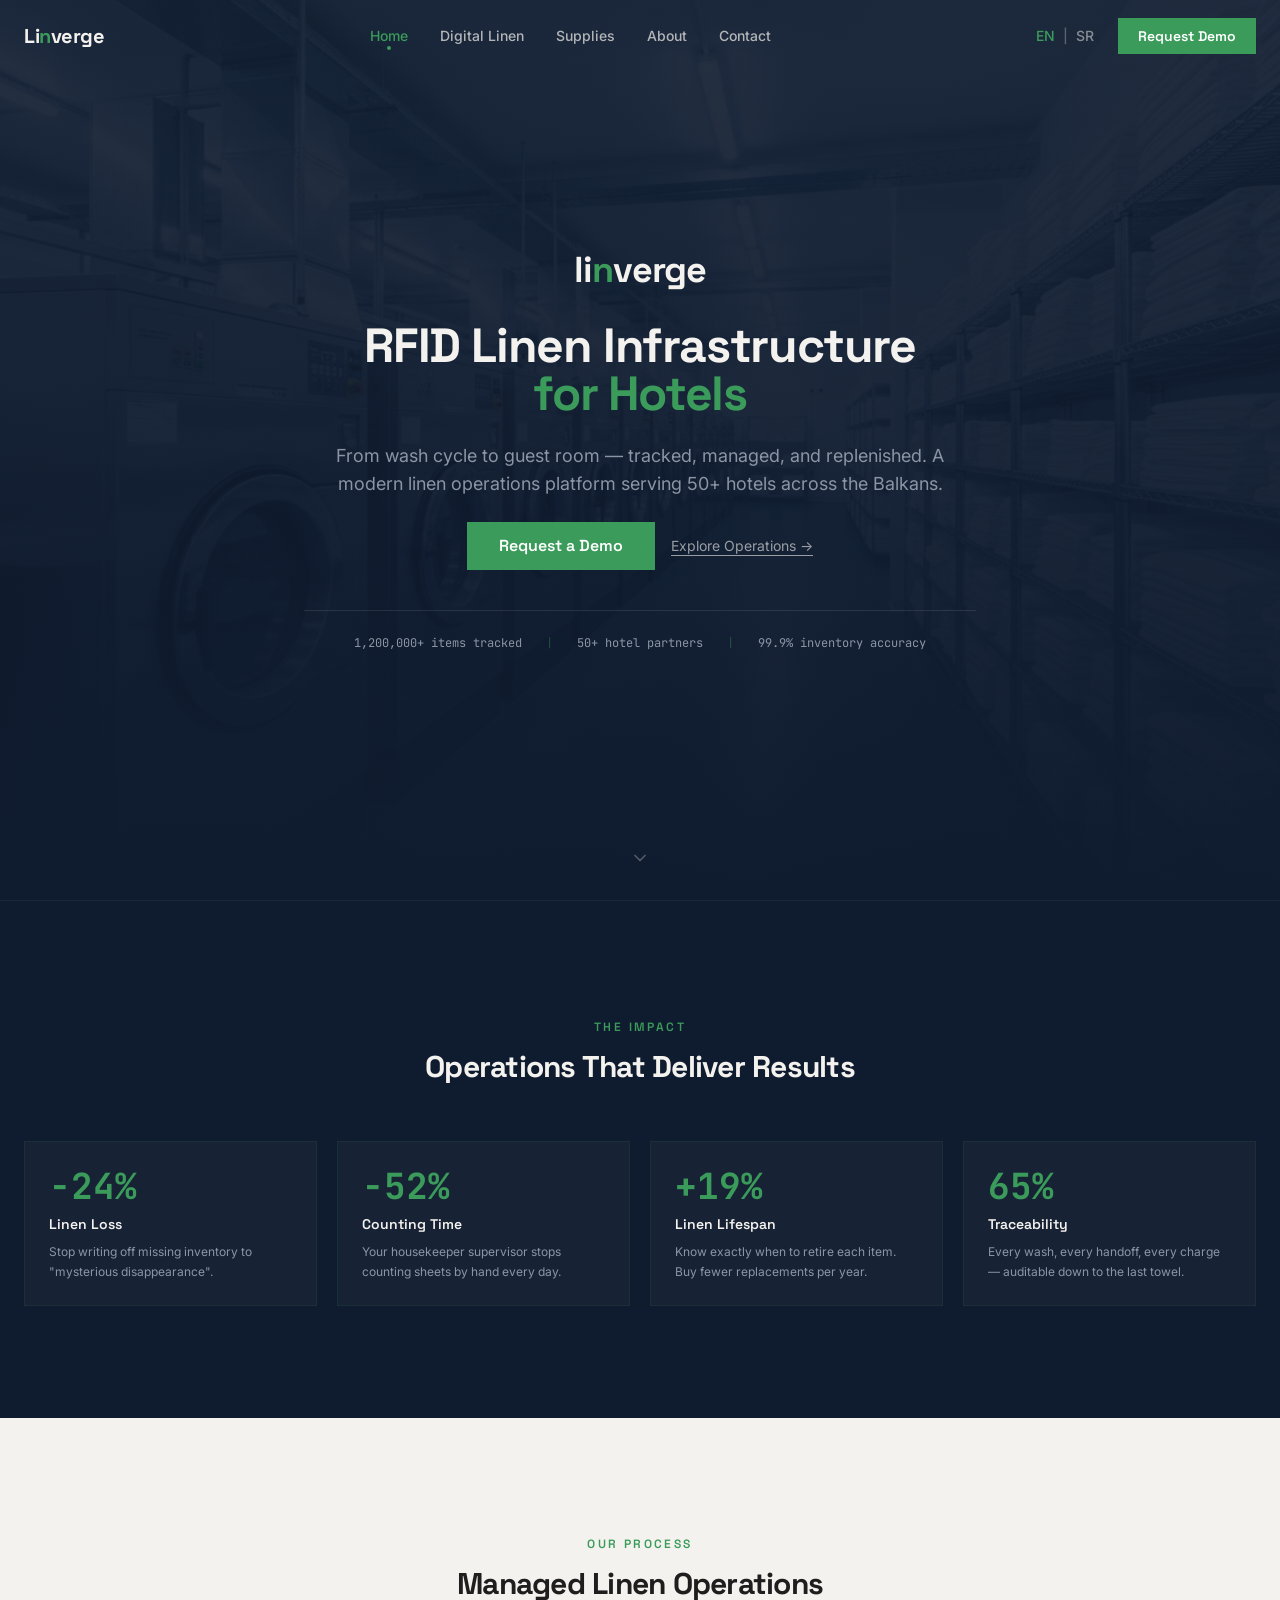
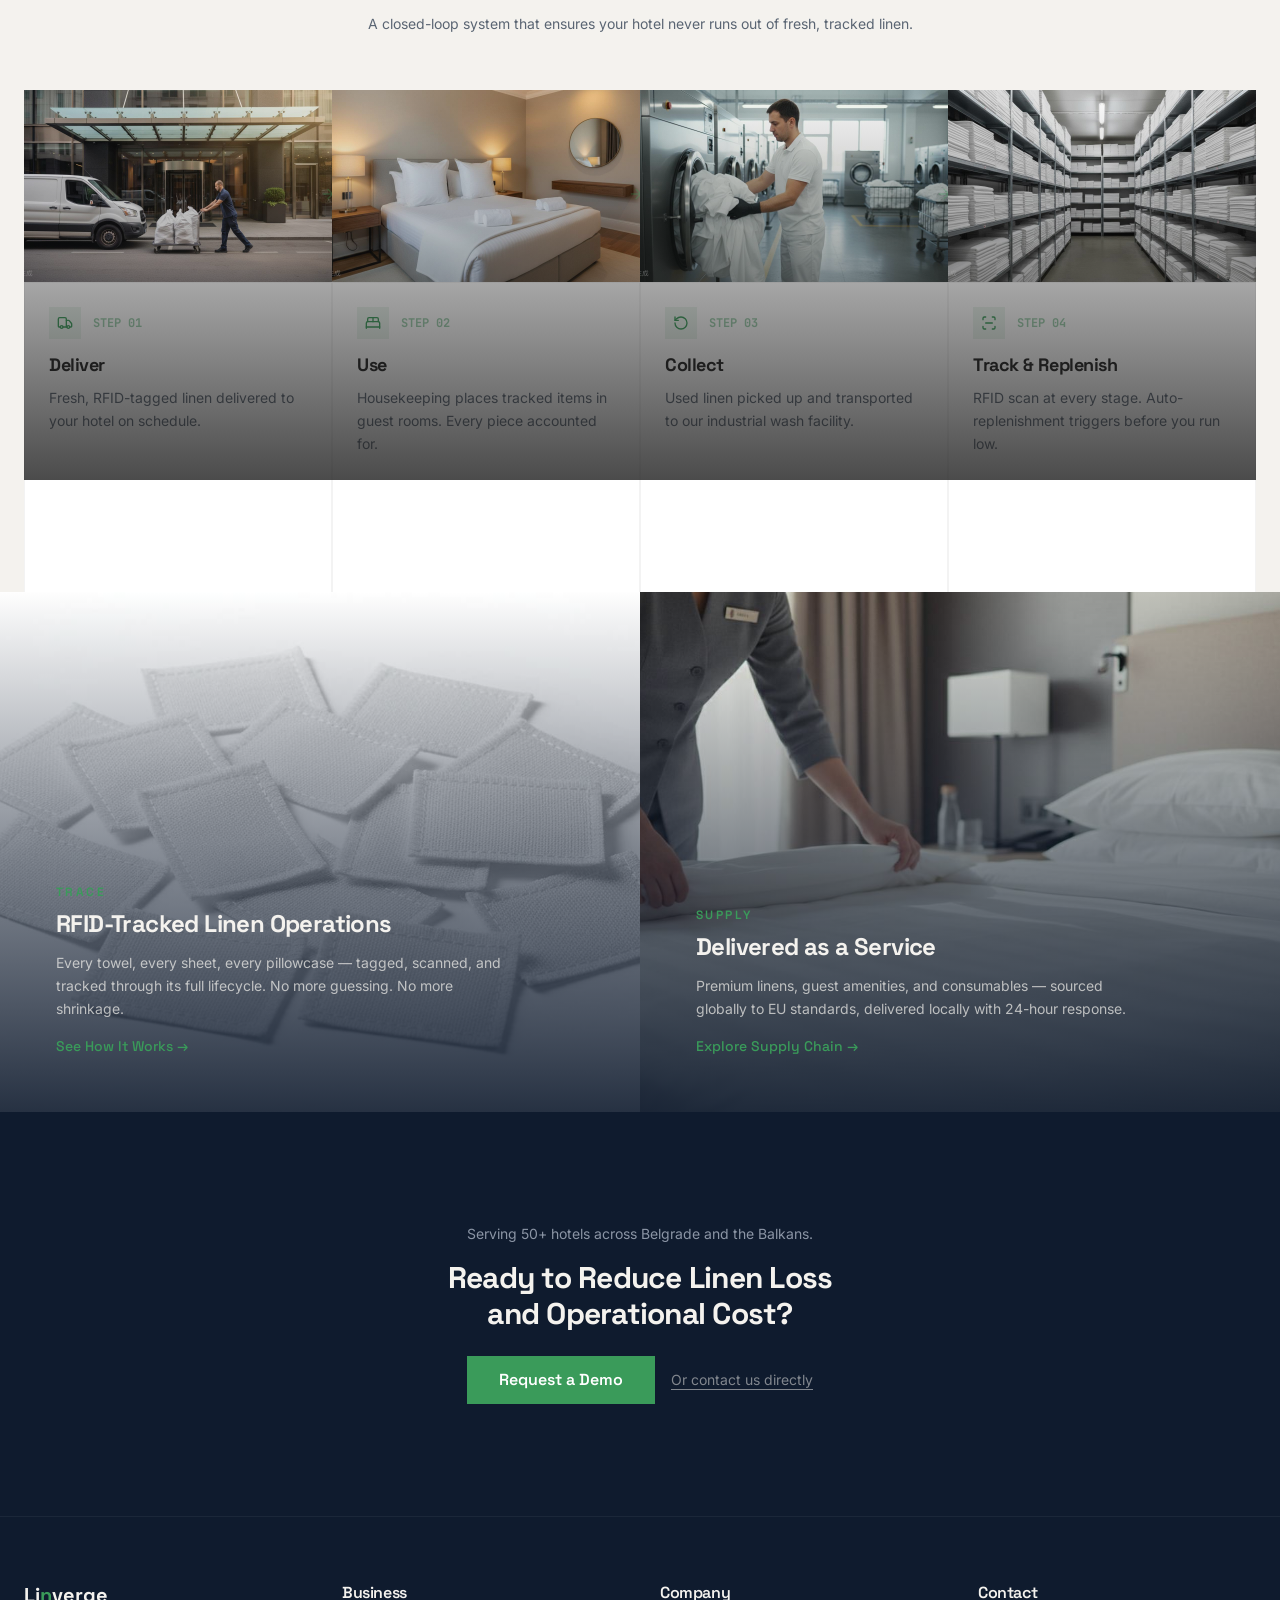
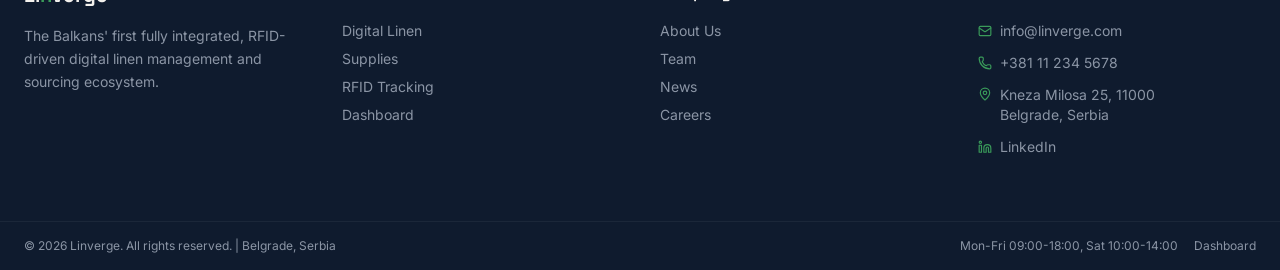
<file: index.html>
<!doctype html>
<html lang="en">
  <head>
    <meta charset="UTF-8" />
    <meta name="viewport" content="width=device-width, initial-scale=1.0" />
    <title>Linverge - Hotel Linen Digital Management & Supplies</title>
    <link rel="preconnect" href="https://fonts.googleapis.com" />
    <link rel="preconnect" href="https://fonts.gstatic.com" crossorigin />
    <link href="https://fonts.googleapis.com/css2?family=Space+Grotesk:wght@400;500;600;700&family=Inter:wght@300;400;500;600&family=JetBrains+Mono:wght@400;500&display=swap" rel="stylesheet" />
    <script type="module" crossorigin src="./assets/index-DRz_YmEq.js"></script>
    <link rel="stylesheet" crossorigin href="./assets/index-a6lNsJsR.css">
  </head>
  <body>
    <div id="root"></div>
  </body>
</html>
</file>
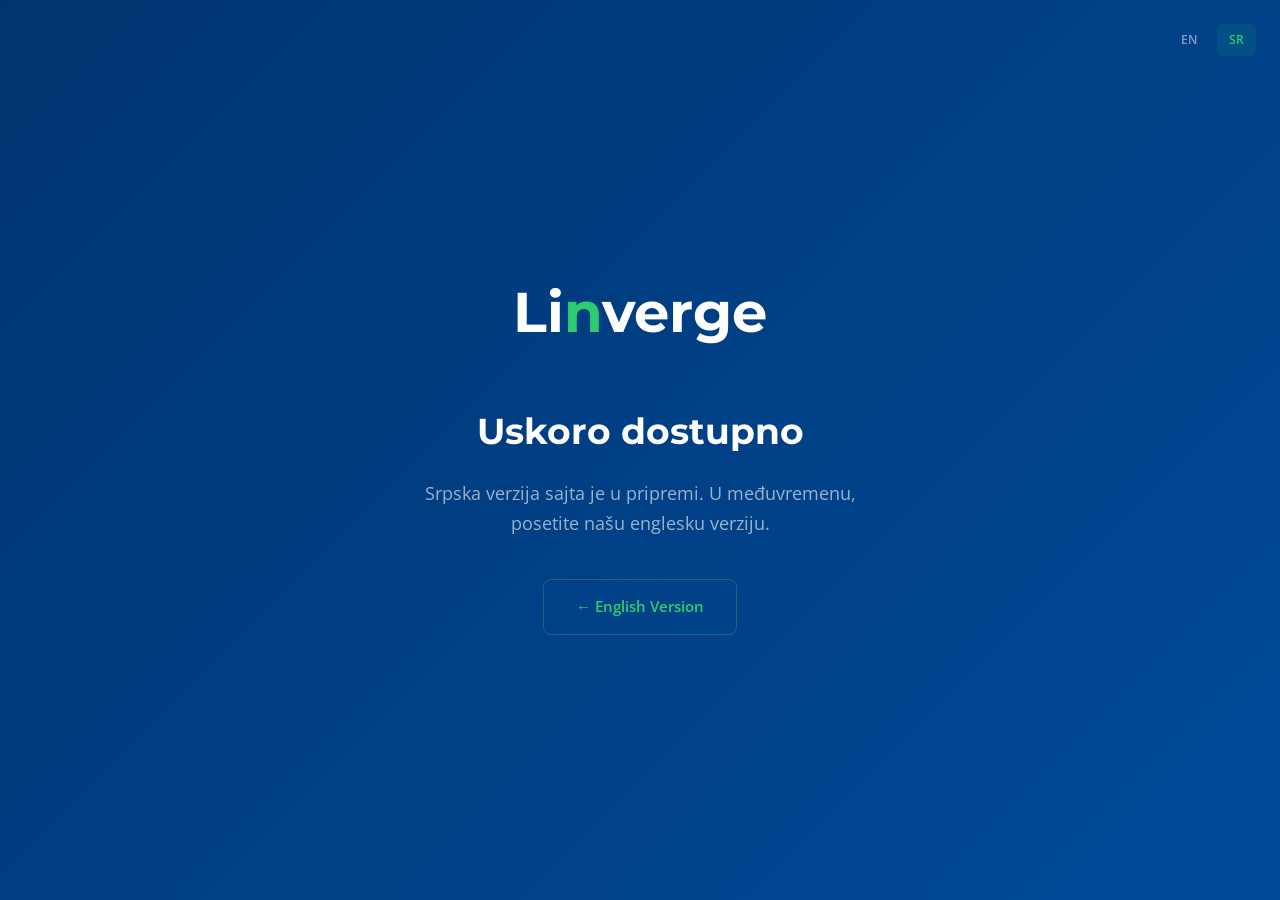
<file: sr/index.html>
<!DOCTYPE html>
<html lang="sr">
<head>
    <meta charset="UTF-8">
    <meta name="viewport" content="width=device-width, initial-scale=1.0">
    <title>Linverge - Uskoro</title>
    <link rel="preconnect" href="https://fonts.googleapis.com">
    <link rel="preconnect" href="https://fonts.gstatic.com" crossorigin>
    <link href="https://fonts.googleapis.com/css2?family=Montserrat:wght@400;500;600;700;800&family=Open+Sans:wght@300;400;500;600&display=swap" rel="stylesheet">
    <link rel="stylesheet" href="../css/common.css">
    <style>
        .coming-soon {
            min-height: 100vh;
            display: flex;
            flex-direction: column;
            align-items: center;
            justify-content: center;
            text-align: center;
            padding: 24px;
            background: linear-gradient(135deg, #003570, #004A99);
        }
        .coming-soon .logo {
            font-family: 'Montserrat', sans-serif;
            font-size: 56px;
            font-weight: 700;
            color: #fff;
            margin-bottom: 40px;
        }
        .coming-soon .logo .accent { color: #2ECC71; }
        .coming-soon h1 {
            font-family: 'Montserrat', sans-serif;
            font-size: 36px;
            font-weight: 700;
            color: #fff;
            margin-bottom: 16px;
        }
        .coming-soon p {
            font-size: 18px;
            color: rgba(255,255,255,0.6);
            margin-bottom: 40px;
            max-width: 480px;
            line-height: 1.7;
        }
        .coming-soon .back-link {
            display: inline-flex;
            align-items: center;
            gap: 8px;
            color: #2ECC71;
            text-decoration: none;
            font-size: 15px;
            font-weight: 600;
            border: 1px solid rgba(46,204,113,0.3);
            padding: 14px 32px;
            border-radius: 8px;
            transition: all 0.3s;
        }
        .coming-soon .back-link:hover {
            background: rgba(46,204,113,0.1);
            border-color: rgba(46,204,113,0.5);
        }
        .lang-nav {
            position: fixed;
            top: 24px;
            right: 24px;
            display: flex;
            gap: 8px;
            z-index: 10;
        }
        .lang-nav a {
            color: rgba(255,255,255,0.5);
            text-decoration: none;
            font-size: 12px;
            font-weight: 600;
            padding: 6px 12px;
            border-radius: 6px;
            transition: all 0.3s;
        }
        .lang-nav a:hover,
        .lang-nav a.active {
            color: #2ECC71;
            background: rgba(46,204,113,0.1);
        }
    </style>
</head>
<body>
    <div class="lang-nav">
        <a href="../index.html">EN</a>
        <a href="index.html" class="active">SR</a>
    </div>
    <div class="coming-soon">
        <div class="logo">Li<span class="accent">n</span>verge</div>
        <h1>Uskoro dostupno</h1>
        <p>Srpska verzija sajta je u pripremi. U međuvremenu, posetite našu englesku verziju.</p>
        <a href="../index.html" class="back-link">
            ← English Version
        </a>
    </div>
</body>
</html>
</file>
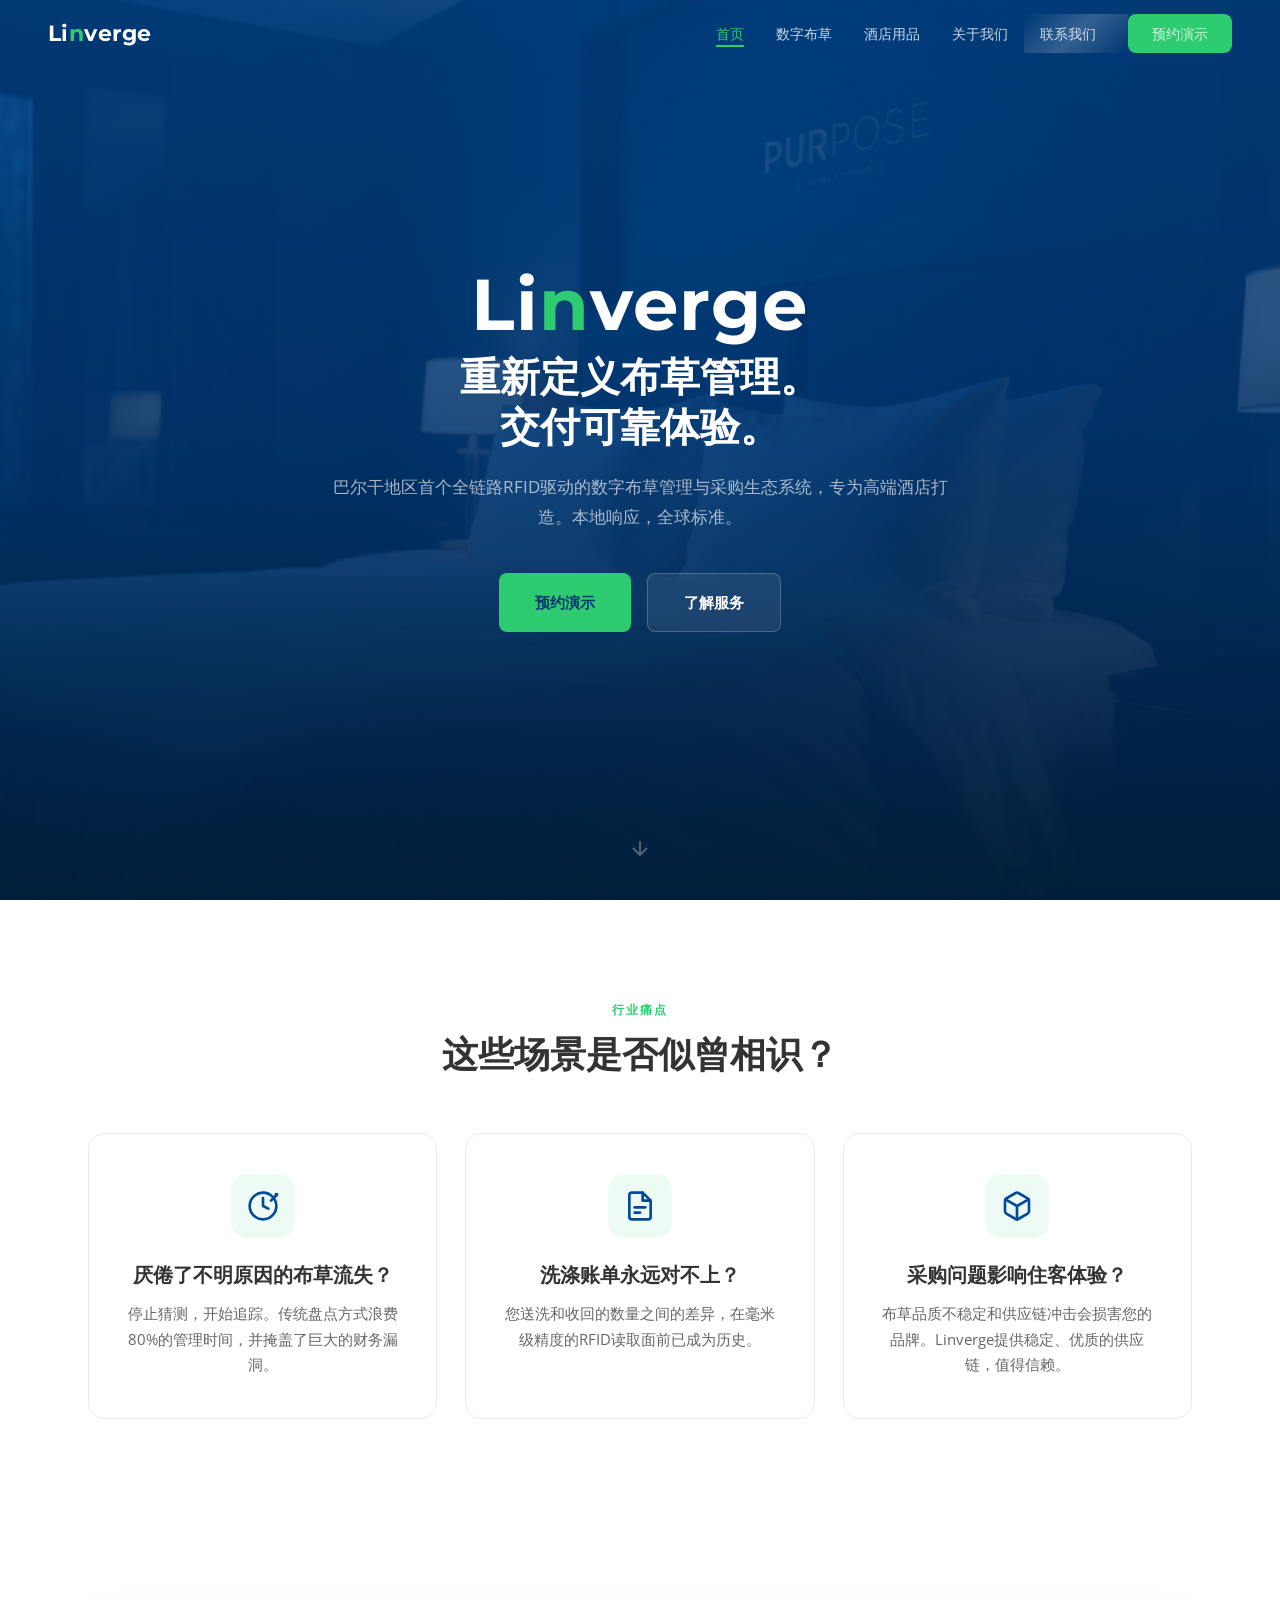
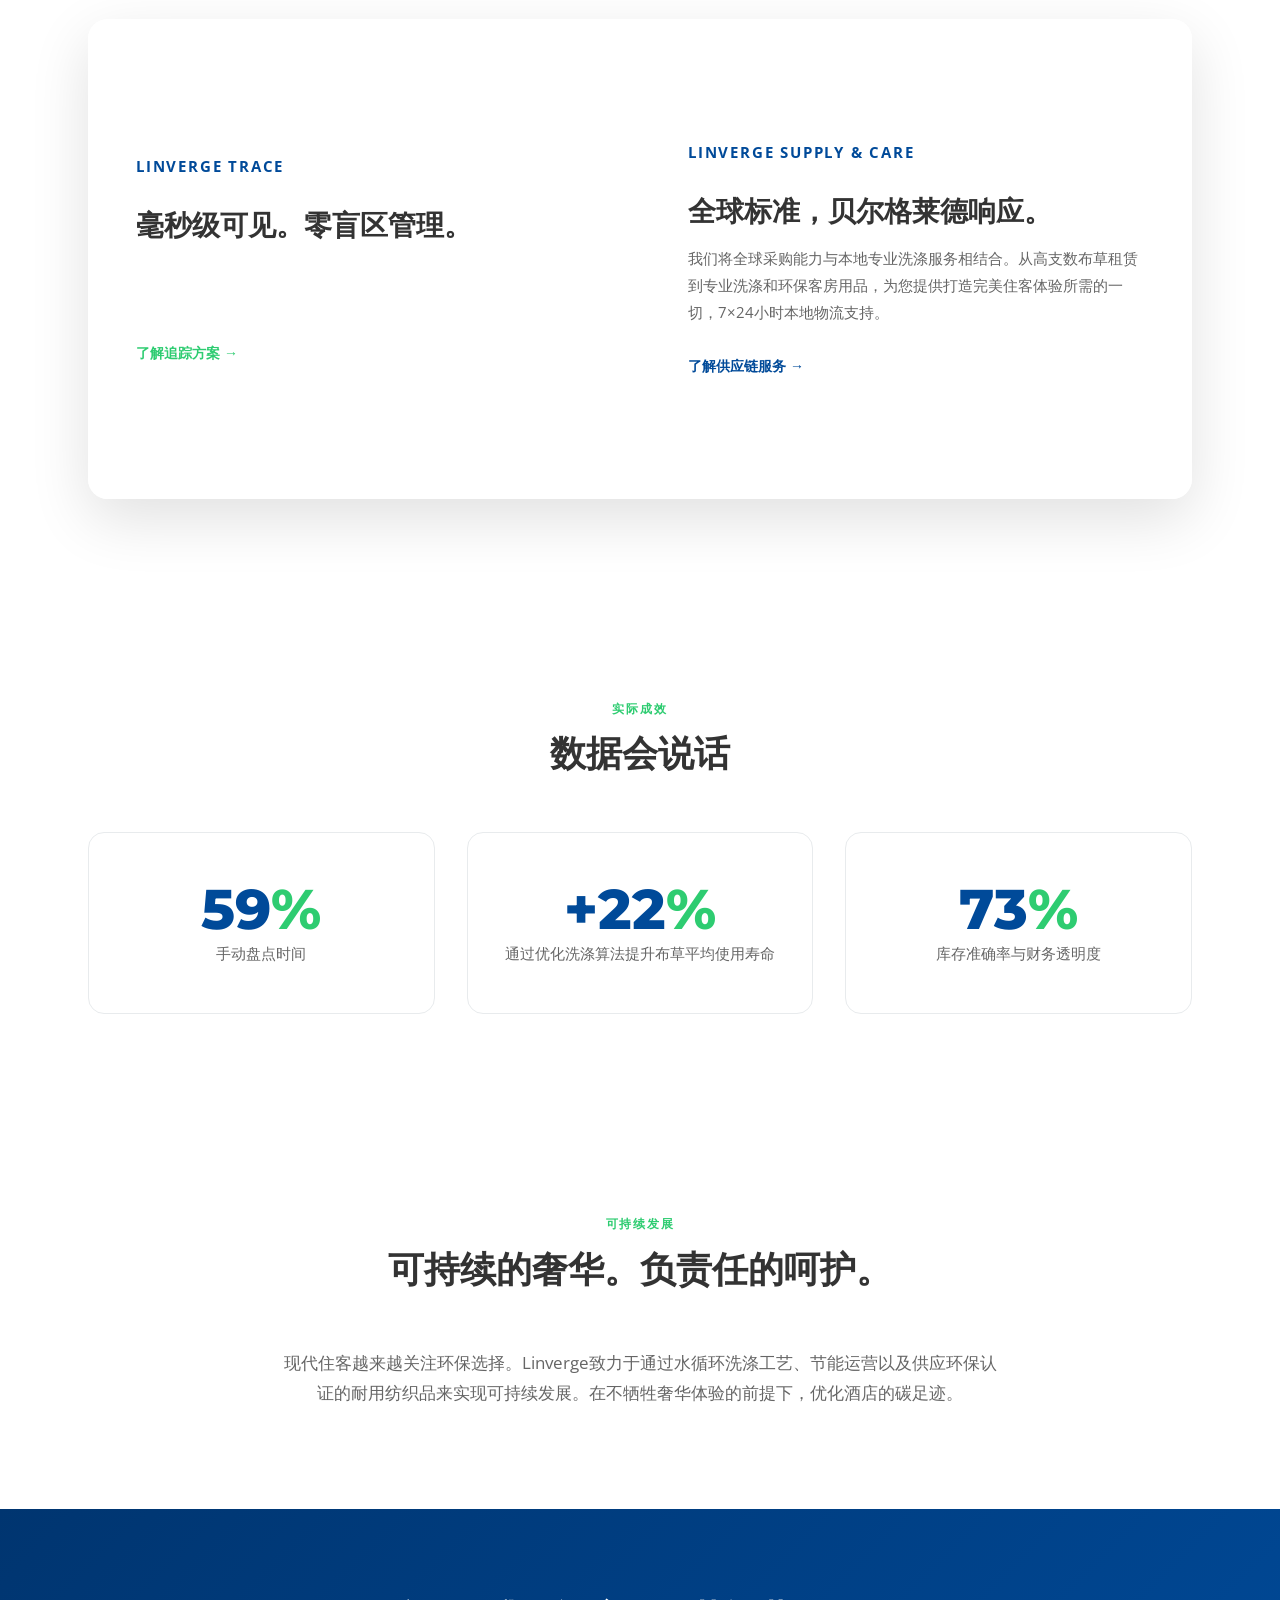
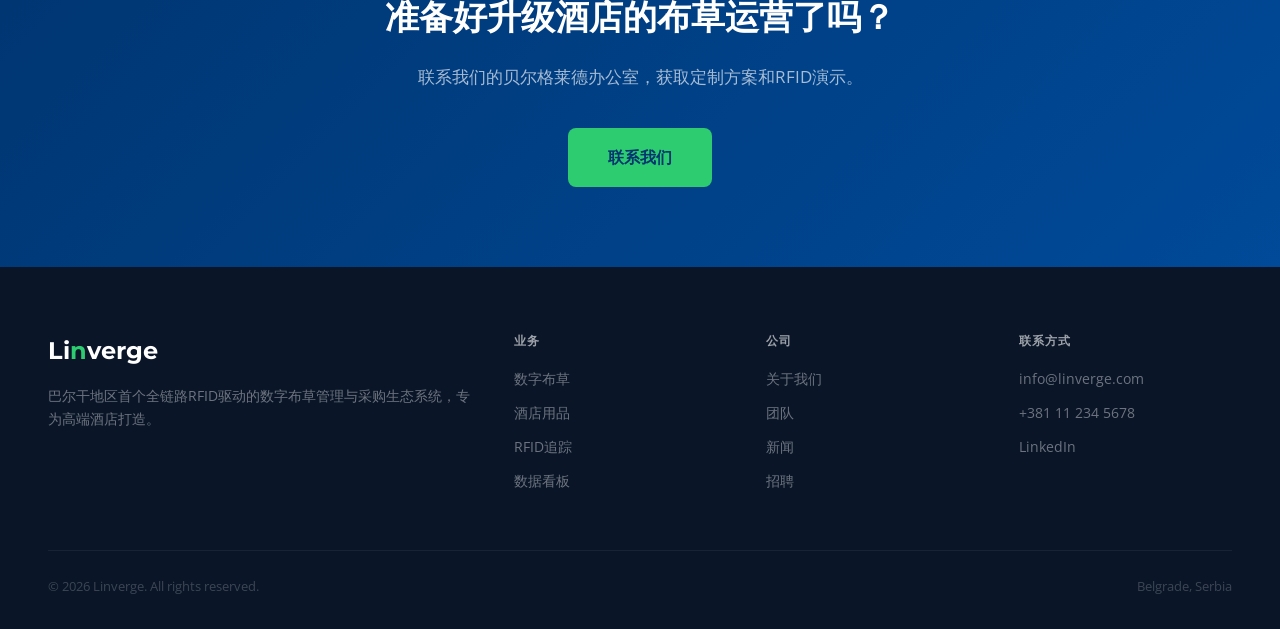
<file: zh/index.html>
<!DOCTYPE html>
<html lang="zh">
<head>
    <meta charset="UTF-8">
    <meta name="viewport" content="width=device-width, initial-scale=1.0">
    <title>Linverge - 酒店数字布草管理与采购</title>
    <link rel="preconnect" href="https://fonts.googleapis.com">
    <link rel="preconnect" href="https://fonts.gstatic.com" crossorigin>
    <link href="https://fonts.googleapis.com/css2?family=Montserrat:wght@400;500;600;700;800&family=Open+Sans:wght@300;400;500;600&display=swap" rel="stylesheet">
    <link rel="stylesheet" href="../css/common.css">
</head>
<body>

    <!-- NAVIGATION -->
    <nav class="navbar" id="navbar">
        <a href="../index.html" class="nav-logo">Li<span class="accent">n</span>verge</a>
        <ul class="nav-links">
            <li><a href="../index.html" class="active">首页</a></li>
            <li><a href="../digital-linen.html">数字布草</a></li>
            <li><a href="../supplies.html">酒店用品</a></li>
            <li><a href="../about.html">关于我们</a></li>
            <li><a href="../contact.html">联系我们</a></li>
            <li><a href="../contact.html" class="nav-cta">预约演示</a></li>
        </ul>
    </nav>

    <!-- SECTION 1: HERO -->
    <section class="hero">
        <div class="hero-bg"></div>
        <div class="hero-overlay"></div>
        <div class="particles">
            <div class="particle"></div>
            <div class="particle"></div>
            <div class="particle"></div>
            <div class="particle"></div>
            <div class="particle"></div>
            <div class="particle"></div>
        </div>
        <div class="hero-content">
            <div class="hero-logo">Li<span class="accent">n</span>verge</div>
            <h1 class="hero-headline">重新定义布草管理。<br>交付可靠体验。</h1>
            <p class="hero-subtitle">巴尔干地区首个全链路RFID驱动的数字布草管理与采购生态系统，专为高端酒店打造。本地响应，全球标准。</p>
            <div class="hero-buttons">
                <a href="../contact.html" class="btn-primary">预约演示</a>
                <a href="#pain-points" class="btn-secondary">了解服务</a>
            </div>
        </div>
        <div class="scroll-hint">
            <svg width="24" height="24" viewBox="0 0 24 24" fill="none" stroke="currentColor" stroke-width="2"><path d="M12 5v14M5 12l7 7 7-7"/></svg>
        </div>
    </section>

    <!-- SECTION 2: PAIN POINTS -->
    <section class="section" id="pain-points">
        <div class="section-header fade-up">
            <p class="section-label">行业痛点</p>
            <h2 class="section-title">这些场景是否似曾相识？</h2>
        </div>
        <div class="pain-carousel">
            <div class="pain-card fade-up">
                <div class="pain-icon">
                    <svg width="32" height="32" viewBox="0 0 24 24" fill="none" stroke="var(--primary)" stroke-width="2" stroke-linecap="round" stroke-linejoin="round">
                        <circle cx="12" cy="12" r="10"/>
                        <polyline points="12 6 12 12 16 14"/>
                        <line x1="18" y1="8" x2="22" y2="4"/>
                        <circle cx="22" cy="3.5" r="0.5" fill="var(--primary)"/>
                    </svg>
                </div>
                <h3>厌倦了不明原因的布草流失？</h3>
                <p>停止猜测，开始追踪。传统盘点方式浪费80%的管理时间，并掩盖了巨大的财务漏洞。</p>
            </div>
            <div class="pain-card fade-up">
                <div class="pain-icon">
                    <svg width="32" height="32" viewBox="0 0 24 24" fill="none" stroke="var(--primary)" stroke-width="2" stroke-linecap="round" stroke-linejoin="round">
                        <path d="M14 2H6a2 2 0 0 0-2 2v16a2 2 0 0 0 2 2h12a2 2 0 0 0 2-2V8z"/>
                        <polyline points="14 2 14 8 20 8"/>
                        <line x1="8" y1="13" x2="16" y2="13"/>
                        <line x1="8" y1="17" x2="12" y2="17"/>
                    </svg>
                </div>
                <h3>洗涤账单永远对不上？</h3>
                <p>您送洗和收回的数量之间的差异，在毫米级精度的RFID读取面前已成为历史。</p>
            </div>
            <div class="pain-card fade-up">
                <div class="pain-icon">
                    <svg width="32" height="32" viewBox="0 0 24 24" fill="none" stroke="var(--primary)" stroke-width="2" stroke-linecap="round" stroke-linejoin="round">
                        <path d="M21 16V8a2 2 0 0 0-1-1.73l-7-4a2 2 0 0 0-2 0l-7 4A2 2 0 0 0 3 8v8a2 2 0 0 0 1 1.73l7 4a2 2 0 0 0 2 0l7-4A2 2 0 0 0 21 16z"/>
                        <polyline points="3.27 6.96 12 12.01 20.73 6.96"/>
                        <line x1="12" y1="22.08" x2="12" y2="12"/>
                    </svg>
                </div>
                <h3>采购问题影响住客体验？</h3>
                <p>布草品质不稳定和供应链冲击会损害您的品牌。Linverge提供稳定、优质的供应链，值得信赖。</p>
            </div>
        </div>
    </section>

    <!-- SECTION 3: DUAL-ENGINE SOLUTION -->
    <section class="section">
        <div class="dual-engine fade-up">
            <div class="engine-side trace">
                <p class="engine-label">Linverge Trace</p>
                <h3>毫秒级可见。零盲区管理。</h3>
                <p>植入式RFID芯片为每件布草提供100%的全生命周期可见性——从洗涤到客房再回收。追踪使用情况、监控洗涤次数、消除库存盲区。</p>
                <a href="../digital-linen.html" class="engine-cta">了解追踪方案 &rarr;</a>
            </div>
            <div class="engine-side supply">
                <p class="engine-label">Linverge Supply &amp; Care</p>
                <h3>全球标准，贝尔格莱德响应。</h3>
                <p>我们将全球采购能力与本地专业洗涤服务相结合。从高支数布草租赁到专业洗涤和环保客房用品，为您提供打造完美住客体验所需的一切，7×24小时本地物流支持。</p>
                <a href="../supplies.html" class="engine-cta">了解供应链服务 &rarr;</a>
            </div>
        </div>
    </section>

    <!-- SECTION 4: KEY ROI METRICS -->
    <section class="section">
        <div class="section-header fade-up">
            <p class="section-label">实际成效</p>
            <h2 class="section-title">数据会说话</h2>
        </div>
        <div class="metrics-grid">
            <div class="metric-card fade-up">
                <div class="metric-number"><span class="counter" data-target="80">0</span><span class="accent">%</span></div>
                <div class="metric-label">手动盘点时间</div>
            </div>
            <div class="metric-card fade-up">
                <div class="metric-number">+<span class="counter" data-target="30">0</span><span class="accent">%</span></div>
                <div class="metric-label">通过优化洗涤算法提升布草平均使用寿命</div>
            </div>
            <div class="metric-card fade-up">
                <div class="metric-number"><span class="counter" data-target="100">0</span><span class="accent">%</span></div>
                <div class="metric-label">库存准确率与财务透明度</div>
            </div>
        </div>
    </section>

    <!-- SECTION 5: ESG & GREEN INITIATIVE -->
    <section class="section">
        <div class="section-header fade-up">
            <p class="section-label">可持续发展</p>
            <h2 class="section-title">可持续的奢华。负责任的呵护。</h2>
        </div>
        <div class="esg-block fade-up">
            <p>现代住客越来越关注环保选择。Linverge致力于通过水循环洗涤工艺、节能运营以及供应环保认证的耐用纺织品来实现可持续发展。在不牺牲奢华体验的前提下，优化酒店的碳足迹。</p>
        </div>
    </section>

    <!-- SECTION 6: BOTTOM CTA -->
    <section class="cta-section">
        <h2 class="fade-up">准备好升级酒店的布草运营了吗？</h2>
        <p class="fade-up">联系我们的贝尔格莱德办公室，获取定制方案和RFID演示。</p>
        <a href="../contact.html" class="cta-btn fade-up">联系我们</a>
    </section>

    <!-- FOOTER -->
    <footer class="footer">
        <div class="footer-grid">
            <div class="footer-brand">
                <div class="logo">Li<span class="accent">n</span>verge</div>
                <p>巴尔干地区首个全链路RFID驱动的数字布草管理与采购生态系统，专为高端酒店打造。</p>
            </div>
            <div class="footer-col">
                <h4>业务</h4>
                <a href="../digital-linen.html">数字布草</a>
                <a href="../supplies.html">酒店用品</a>
                <a href="../digital-linen.html">RFID追踪</a>
                <a href="../dashboard.html">数据看板</a>
            </div>
            <div class="footer-col">
                <h4>公司</h4>
                <a href="../about.html">关于我们</a>
                <a href="../about.html">团队</a>
                <a href="../about.html">新闻</a>
                <a href="../about.html">招聘</a>
            </div>
            <div class="footer-col">
                <h4>联系方式</h4>
                <a href="mailto:info@linverge.com">info@linverge.com</a>
                <a href="tel:+381112345678">+381 11 234 5678</a>
                <a href="#">LinkedIn</a>
            </div>
        </div>
        <div class="footer-bottom">
            <p><a href="../index.html" class="footer-copyright-link">&copy; 2026 Linverge. All rights reserved.</a></p>
            <p>Belgrade, Serbia</p>
        </div>
    </footer>

    <script>
        // 1. Navbar scroll effect
        window.addEventListener('scroll', () => {
            const navbar = document.getElementById('navbar');
            navbar.classList.toggle('scrolled', window.scrollY > 50);
        });

        // 2. IntersectionObserver for fade-up animations
        const fadeObserver = new IntersectionObserver((entries) => {
            entries.forEach(entry => {
                if (entry.isIntersecting) {
                    entry.target.classList.add('visible');
                }
            });
        }, { threshold: 0.1 });

        document.querySelectorAll('.fade-up').forEach(el => fadeObserver.observe(el));

        // 3. Counter animation
        const counterObserver = new IntersectionObserver((entries) => {
            entries.forEach(entry => {
                if (entry.isIntersecting) {
                    const counter = entry.target;
                    const target = parseInt(counter.getAttribute('data-target'));
                    const duration = 2000;
                    const startTime = performance.now();

                    const animate = (currentTime) => {
                        const elapsed = currentTime - startTime;
                        const progress = Math.min(elapsed / duration, 1);
                        // Ease-out cubic
                        const eased = 1 - Math.pow(1 - progress, 3);
                        const current = Math.round(eased * target);
                        counter.textContent = current;

                        if (progress < 1) {
                            requestAnimationFrame(animate);
                        } else {
                            counter.textContent = target;
                        }
                    };

                    requestAnimationFrame(animate);
                    counterObserver.unobserve(counter);
                }
            });
        }, { threshold: 0.5 });

        document.querySelectorAll('.counter').forEach(el => counterObserver.observe(el));
    </script>

</body>
</html>
</file>
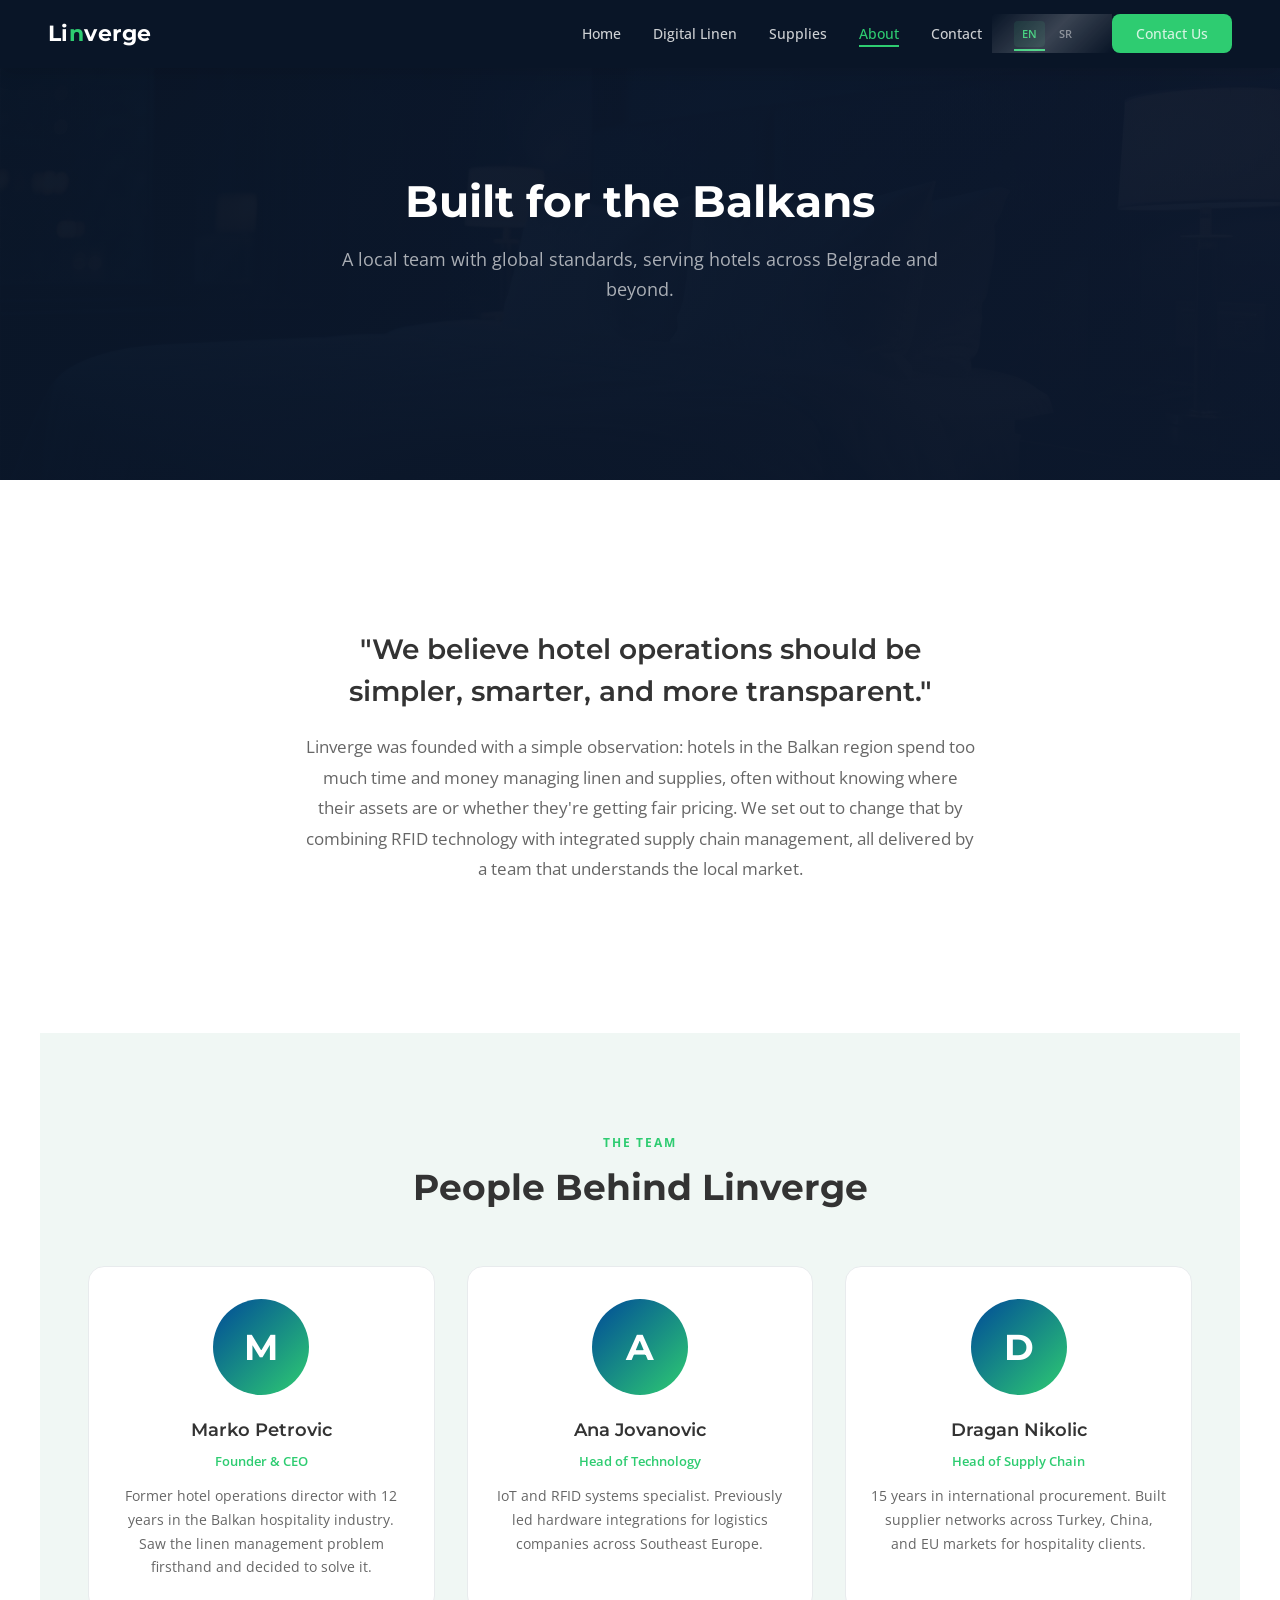
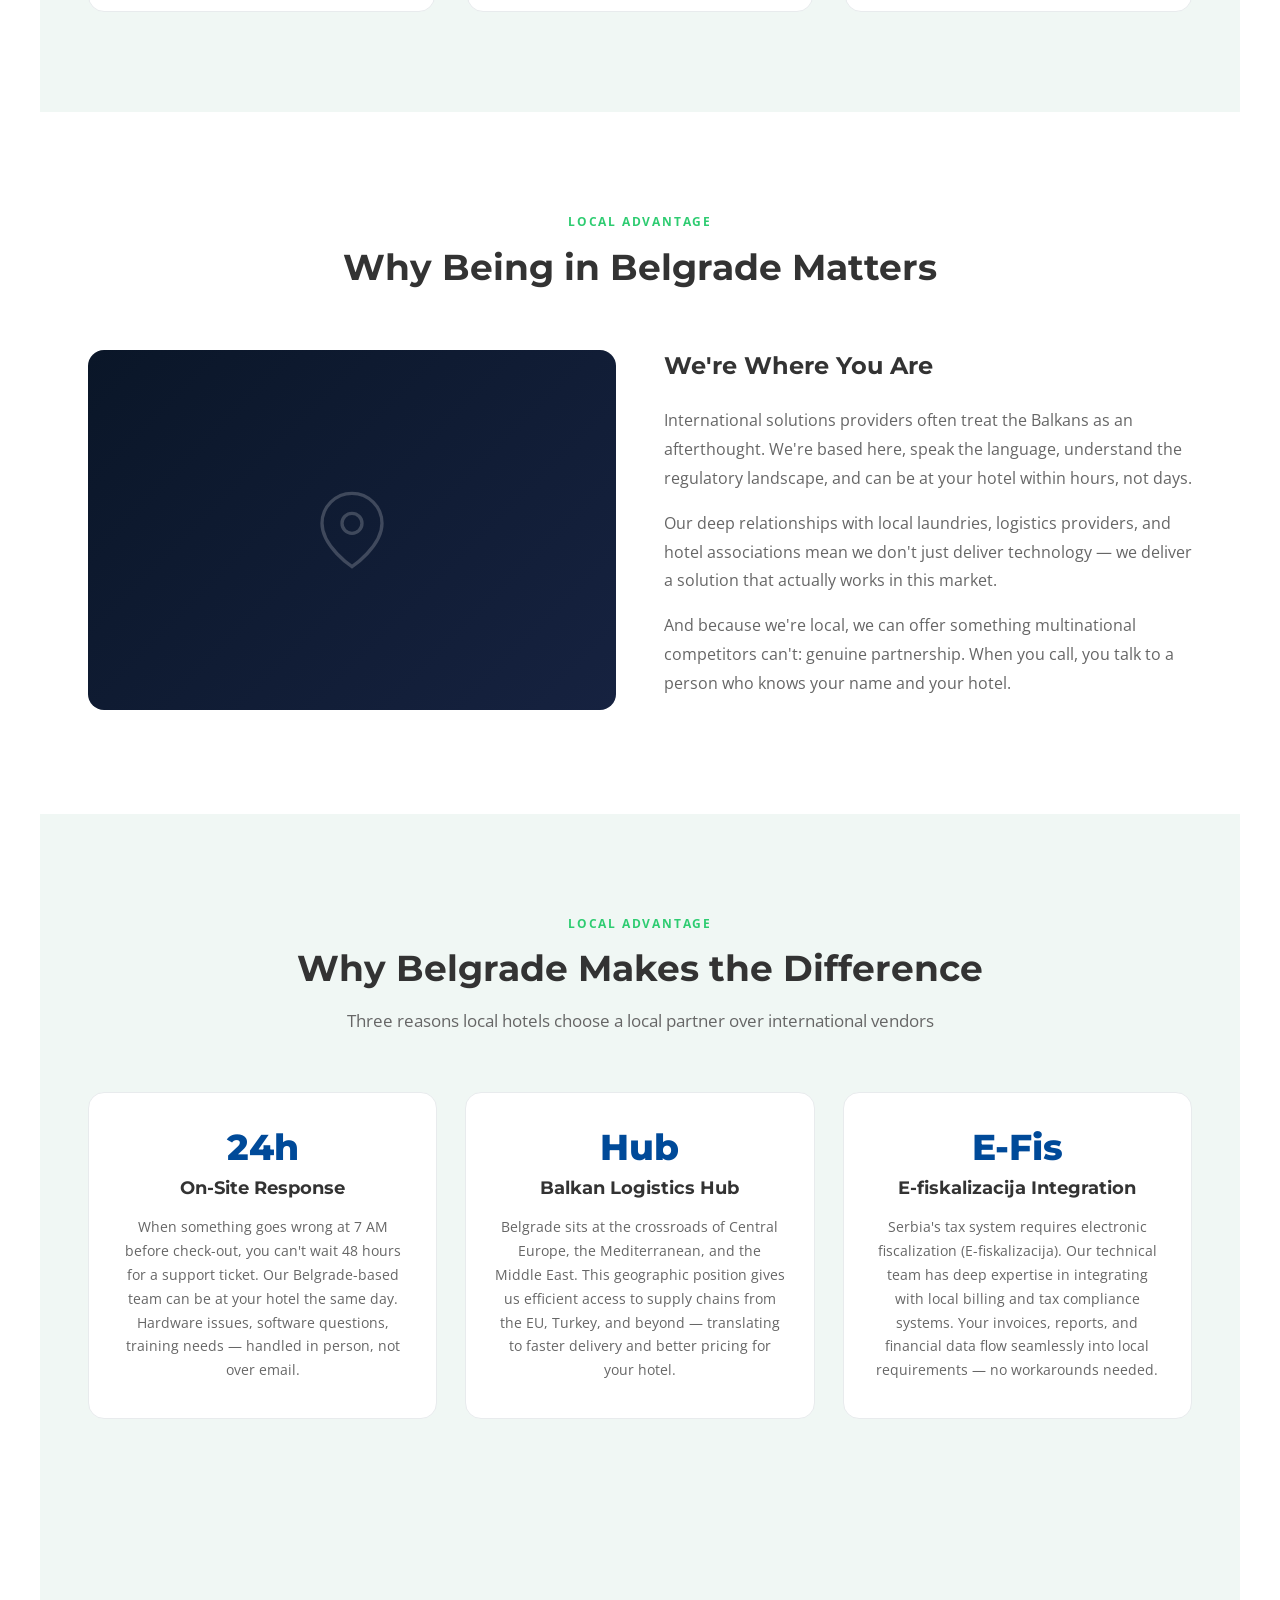
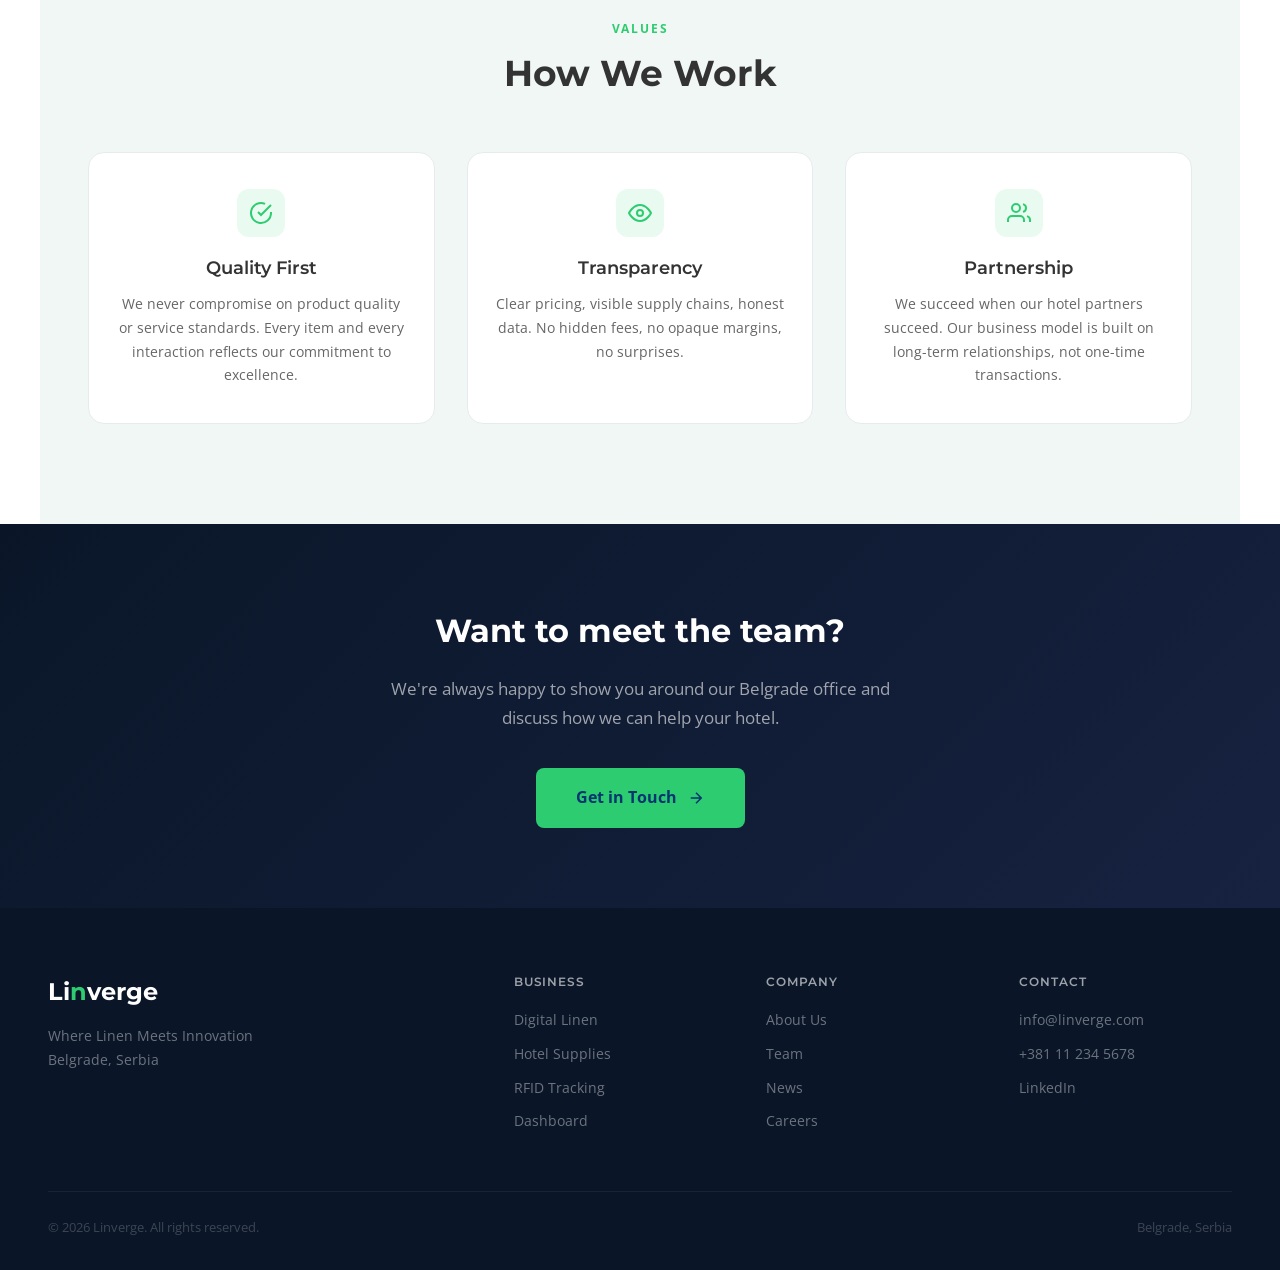
<file: about.html>
<!DOCTYPE html>
<html lang="en">
<head>
    <meta charset="UTF-8">
    <meta name="viewport" content="width=device-width, initial-scale=1.0">
    <title>About Us - Linverge</title>
    <link rel="preconnect" href="https://fonts.googleapis.com">
    <link rel="preconnect" href="https://fonts.gstatic.com" crossorigin>
    <link href="https://fonts.googleapis.com/css2?family=Montserrat:wght@400;500;600;700;800&family=Open+Sans:wght@300;400;500;600&display=swap" rel="stylesheet">
    <link rel="stylesheet" href="css/common.css">
    <style>
        .page-hero {
            position: relative;
            height: 480px;
            display: flex;
            align-items: center;
            justify-content: center;
            text-align: center;
            background: linear-gradient(135deg, var(--midnight), var(--midnight-light));
            overflow: hidden;
        }
        .page-hero::before {
            content: '';
            position: absolute;
            inset: 0;
            background: url('hero-bg.jpg') center/cover no-repeat;
            opacity: 0.08;
        }
        .page-hero::after {
            content: '';
            position: absolute;
            inset: 0;
            background: linear-gradient(180deg, rgba(10, 22, 40, 0.6) 0%, rgba(10, 22, 40, 0.8) 100%);
            z-index: 1;
        }
        .page-hero-content {
            position: relative;
            z-index: 2;
            max-width: 680px;
            padding: 0 24px;
        }
        .page-hero h1 {
            font-family: 'Montserrat', sans-serif;
            font-size: 44px;
            font-weight: 700;
            color: #fff;
            margin-bottom: 16px;
            text-wrap: balance;
            overflow-wrap: break-word;
            word-break: break-word;
            line-height: 1.2;
        }
        .page-hero p {
            font-size: 18px;
            color: rgba(255,255,255,0.65);
            line-height: 1.7;
        }

        /* Mission */
        .mission-block {
            text-align: center;
            max-width: 720px;
            margin: 0 auto;
            padding: 48px 24px;
        }
        .mission-block .quote {
            font-family: 'Montserrat', sans-serif;
            font-size: 28px;
            font-weight: 600;
            color: var(--text-primary);
            line-height: 1.5;
            margin-bottom: 20px;
        }
        .mission-block p {
            font-size: 17px;
            color: var(--text-secondary);
            line-height: 1.8;
        }

        /* Team */
        .team-grid {
            display: grid;
            grid-template-columns: repeat(3, 1fr);
            gap: 32px;
        }
        .team-card {
            text-align: center;
            padding: 32px 24px;
            background: #fff;
            border: 1px solid var(--border);
            border-radius: 16px;
            transition: var(--transition);
        }
        .team-card:hover {
            box-shadow: 0 12px 40px var(--shadow-hover);
            transform: translateY(-4px);
        }
        .team-avatar {
            width: 96px; height: 96px;
            background: linear-gradient(135deg, var(--primary), var(--tech));
            border-radius: 50%;
            margin: 0 auto 20px;
            display: flex;
            align-items: center;
            justify-content: center;
            font-family: 'Montserrat', sans-serif;
            font-size: 36px;
            font-weight: 700;
            color: #fff;
        }
        .team-card h3 {
            font-family: 'Montserrat', sans-serif;
            font-size: 18px;
            font-weight: 600;
            margin-bottom: 4px;
            overflow-wrap: break-word;
            word-break: break-word;
        }
        .team-card .role {
            font-size: 13px;
            color: var(--tech);
            font-weight: 600;
            margin-bottom: 12px;
        }
        .team-card p {
            font-size: 14px;
            color: var(--text-secondary);
            line-height: 1.7;
        }

        /* Local advantage */
        .local-grid {
            display: grid;
            grid-template-columns: 1fr 1fr;
            gap: 48px;
            align-items: center;
        }
        .local-visual {
            background: linear-gradient(135deg, var(--midnight), var(--midnight-light));
            border-radius: 16px;
            height: 360px;
            display: flex;
            align-items: center;
            justify-content: center;
            color: rgba(255,255,255,0.3);
            font-size: 18px;
        }
        .local-content h3 {
            font-family: 'Montserrat', sans-serif;
            font-size: 24px;
            font-weight: 700;
            margin-bottom: 20px;
            overflow-wrap: break-word;
            word-break: break-word;
        }
        .local-content p {
            font-size: 16px;
            color: var(--text-secondary);
            line-height: 1.8;
            margin-bottom: 16px;
        }

        /* Values */
        .values-grid {
            display: grid;
            grid-template-columns: repeat(3, 1fr);
            gap: 32px;
        }
        .value-card {
            padding: 36px 28px;
            background: #fff;
            border: 1px solid var(--border);
            border-radius: 16px;
            text-align: center;
            transition: var(--transition);
        }
        .value-card:hover {
            box-shadow: 0 12px 40px var(--shadow-hover);
            transform: translateY(-4px);
        }
        .value-icon {
            width: 48px; height: 48px;
            background: rgba(46,204,113,0.1);
            border-radius: 12px;
            display: flex;
            align-items: center;
            justify-content: center;
            margin: 0 auto 16px;
        }
        .value-card h3 {
            font-family: 'Montserrat', sans-serif;
            font-size: 18px;
            font-weight: 600;
            margin-bottom: 8px;
            overflow-wrap: break-word;
            word-break: break-word;
        }
        .value-card p {
            font-size: 14px;
            color: var(--text-secondary);
            line-height: 1.7;
        }

        .dark-section {
            background: linear-gradient(135deg, var(--midnight), var(--midnight-light));
            padding: 80px 48px;
            text-align: center;
        }
        .dark-section h2 {
            font-family: 'Montserrat', sans-serif;
            font-size: 32px;
            font-weight: 700;
            color: #fff;
            margin-bottom: 16px;
            overflow-wrap: break-word;
            word-break: break-word;
        }
        .dark-section p {
            font-size: 17px;
            color: rgba(255,255,255,0.6);
            margin-bottom: 36px;
            max-width: 500px;
            margin-left: auto;
            margin-right: auto;
        }

        @media (max-width: 1024px) {
            .team-grid { grid-template-columns: 1fr; }
            .local-grid { grid-template-columns: 1fr; }
            .values-grid { grid-template-columns: 1fr; }
            .page-hero h1 { font-size: 32px; }
        }
        @media (max-width: 768px) {
            .page-hero { height: 400px; }
            .page-hero h1 { font-size: 28px; }
            .mission-block .quote { font-size: 22px; }
            .dark-section { padding: 64px 20px; }
        }

        /* Why Belgrade */
        .belgrade-grid {
            display: grid;
            grid-template-columns: repeat(3, 1fr);
            gap: 28px;
        }
        .belgrade-card {
            background: #fff;
            border: 1px solid var(--border);
            border-radius: 16px;
            padding: 36px 28px;
            text-align: center;
            transition: var(--transition);
        }
        .belgrade-card:hover {
            box-shadow: 0 12px 40px var(--shadow-hover);
            transform: translateY(-4px);
        }
        .belgrade-num {
            font-family: 'Montserrat', sans-serif;
            font-size: 36px;
            font-weight: 800;
            color: var(--primary);
            line-height: 1;
            margin-bottom: 8px;
        }
        .belgrade-title {
            font-family: 'Montserrat', sans-serif;
            font-size: 18px;
            font-weight: 700;
            color: var(--text-primary);
            margin-bottom: 12px;
        }
        .belgrade-card p {
            font-size: 14px;
            color: var(--text-secondary);
            line-height: 1.7;
        }
        @media (max-width: 1024px) {
            .belgrade-grid { grid-template-columns: 1fr; }
        }
    </style>
</head>
<body>

    <!-- NAVIGATION -->
    <nav class="navbar scrolled" id="navbar">
        <a href="index.html" class="nav-logo">Li<span class="accent">n</span>verge</a>
        <ul class="nav-links">
            <li><a href="index.html">Home</a></li>
            <li><a href="digital-linen.html">Digital Linen</a></li>
            <li><a href="supplies.html">Supplies</a></li>
            <li><a href="about.html" class="active">About</a></li>
            <li><a href="contact.html">Contact</a></li>
            <li class="lang-switch">
                <a href="about.html" class="active">EN</a>
                <a href="sr/about.html">SR</a>
            </li>
            <li><a href="contact.html" class="nav-cta">Contact Us</a></li>
        </ul>
    </nav>

    <!-- PAGE HERO -->
    <section class="page-hero">
        <div class="page-hero-content">
            <h1>Built for the Balkans</h1>
            <p>A local team with global standards, serving hotels across Belgrade and beyond.</p>
        </div>
    </section>

    <!-- MISSION -->
    <section class="section">
        <div class="mission-block fade-up">
            <p class="quote">"We believe hotel operations should be simpler, smarter, and more transparent."</p>
            <p>Linverge was founded with a simple observation: hotels in the Balkan region spend too much time and money managing linen and supplies, often without knowing where their assets are or whether they're getting fair pricing. We set out to change that by combining RFID technology with integrated supply chain management, all delivered by a team that understands the local market.</p>
        </div>
    </section>

    <!-- TEAM -->
    <section class="section" style="background: var(--mint-white);">
        <div class="section-header fade-up">
            <p class="section-label">The Team</p>
            <h2 class="section-title">People Behind Linverge</h2>
        </div>
        <div class="team-grid">
            <div class="team-card fade-up">
                <div class="team-avatar">M</div>
                <h3>Marko Petrovic</h3>
                <div class="role">Founder & CEO</div>
                <p>Former hotel operations director with 12 years in the Balkan hospitality industry. Saw the linen management problem firsthand and decided to solve it.</p>
            </div>
            <div class="team-card fade-up">
                <div class="team-avatar">A</div>
                <h3>Ana Jovanovic</h3>
                <div class="role">Head of Technology</div>
                <p>IoT and RFID systems specialist. Previously led hardware integrations for logistics companies across Southeast Europe.</p>
            </div>
            <div class="team-card fade-up">
                <div class="team-avatar">D</div>
                <h3>Dragan Nikolic</h3>
                <div class="role">Head of Supply Chain</div>
                <p>15 years in international procurement. Built supplier networks across Turkey, China, and EU markets for hospitality clients.</p>
            </div>
        </div>
    </section>

    <!-- LOCAL ADVANTAGE -->
    <section class="section">
        <div class="section-header fade-up">
            <p class="section-label">Local Advantage</p>
            <h2 class="section-title">Why Being in Belgrade Matters</h2>
        </div>
        <div class="local-grid">
            <div class="local-visual fade-up">
                <svg width="80" height="80" viewBox="0 0 24 24" fill="none" stroke="rgba(255,255,255,0.2)" stroke-width="1"><path d="M21 10c0 7-9 13-9 13s-9-6-9-13a9 9 0 0 1 18 0z"/><circle cx="12" cy="10" r="3"/></svg>
            </div>
            <div class="local-content fade-up">
                <h3>We're Where You Are</h3>
                <p>International solutions providers often treat the Balkans as an afterthought. We're based here, speak the language, understand the regulatory landscape, and can be at your hotel within hours, not days.</p>
                <p>Our deep relationships with local laundries, logistics providers, and hotel associations mean we don't just deliver technology &mdash; we deliver a solution that actually works in this market.</p>
                <p>And because we're local, we can offer something multinational competitors can't: genuine partnership. When you call, you talk to a person who knows your name and your hotel.</p>
            </div>
        </div>
    </section>

    <!-- WHY BELGRADE DEEP DIVE -->
    <section class="section" style="background: var(--mint-white);">
        <div class="section-header fade-up">
            <p class="section-label">Local Advantage</p>
            <h2 class="section-title">Why Belgrade Makes the Difference</h2>
            <p class="section-desc">Three reasons local hotels choose a local partner over international vendors</p>
        </div>
        <div class="belgrade-grid fade-up">
            <div class="belgrade-card">
                <div class="belgrade-num">24h</div>
                <div class="belgrade-title">On-Site Response</div>
                <p>When something goes wrong at 7 AM before check-out, you can't wait 48 hours for a support ticket. Our Belgrade-based team can be at your hotel the same day. Hardware issues, software questions, training needs &mdash; handled in person, not over email.</p>
            </div>
            <div class="belgrade-card">
                <div class="belgrade-num">Hub</div>
                <div class="belgrade-title">Balkan Logistics Hub</div>
                <p>Belgrade sits at the crossroads of Central Europe, the Mediterranean, and the Middle East. This geographic position gives us efficient access to supply chains from the EU, Turkey, and beyond &mdash; translating to faster delivery and better pricing for your hotel.</p>
            </div>
            <div class="belgrade-card">
                <div class="belgrade-num">E-Fis</div>
                <div class="belgrade-title">E-fiskalizacija Integration</div>
                <p>Serbia's tax system requires electronic fiscalization (E-fiskalizacija). Our technical team has deep expertise in integrating with local billing and tax compliance systems. Your invoices, reports, and financial data flow seamlessly into local requirements &mdash; no workarounds needed.</p>
            </div>
        </div>
    </section>

    <!-- VALUES -->
    <section class="section" style="background: var(--mint-white);">
        <div class="section-header fade-up">
            <p class="section-label">Values</p>
            <h2 class="section-title">How We Work</h2>
        </div>
        <div class="values-grid">
            <div class="value-card fade-up">
                <div class="value-icon">
                    <svg width="24" height="24" viewBox="0 0 24 24" fill="none" stroke="var(--tech)" stroke-width="2"><path d="M22 11.08V12a10 10 0 1 1-5.93-9.14"/><polyline points="22 4 12 14.01 9 11.01"/></svg>
                </div>
                <h3>Quality First</h3>
                <p>We never compromise on product quality or service standards. Every item and every interaction reflects our commitment to excellence.</p>
            </div>
            <div class="value-card fade-up">
                <div class="value-icon">
                    <svg width="24" height="24" viewBox="0 0 24 24" fill="none" stroke="var(--tech)" stroke-width="2"><path d="M1 12s4-8 11-8 11 8 11 8-4 8-11 8-11-8-11-8z"/><circle cx="12" cy="12" r="3"/></svg>
                </div>
                <h3>Transparency</h3>
                <p>Clear pricing, visible supply chains, honest data. No hidden fees, no opaque margins, no surprises.</p>
            </div>
            <div class="value-card fade-up">
                <div class="value-icon">
                    <svg width="24" height="24" viewBox="0 0 24 24" fill="none" stroke="var(--tech)" stroke-width="2"><path d="M17 21v-2a4 4 0 0 0-4-4H5a4 4 0 0 0-4 4v2"/><circle cx="9" cy="7" r="4"/><path d="M23 21v-2a4 4 0 0 0-3-3.87"/><path d="M16 3.13a4 4 0 0 1 0 7.75"/></svg>
                </div>
                <h3>Partnership</h3>
                <p>We succeed when our hotel partners succeed. Our business model is built on long-term relationships, not one-time transactions.</p>
            </div>
        </div>
    </section>

    <!-- CTA -->
    <section class="dark-section">
        <h2 class="fade-up">Want to meet the team?</h2>
        <p class="fade-up">We're always happy to show you around our Belgrade office and discuss how we can help your hotel.</p>
        <a href="contact.html" class="cta-btn fade-up">
            Get in Touch
            <svg width="18" height="18" viewBox="0 0 24 24" fill="none" stroke="currentColor" stroke-width="2"><path d="M5 12h14M12 5l7 7-7 7"/></svg>
        </a>
    </section>

    <!-- FOOTER -->
    <footer class="footer">
        <div class="footer-grid">
            <div class="footer-brand">
                <div class="logo">Li<span class="accent">n</span>verge</div>
                <p>Where Linen Meets Innovation<br>Belgrade, Serbia</p>
            </div>
            <div class="footer-col">
                <h4>Business</h4>
                <a href="digital-linen.html">Digital Linen</a>
                <a href="supplies.html">Hotel Supplies</a>
                <a href="digital-linen.html">RFID Tracking</a>
                <a href="dashboard.html">Dashboard</a>
            </div>
            <div class="footer-col">
                <h4>Company</h4>
                <a href="about.html">About Us</a>
                <a href="about.html">Team</a>
                <a href="about.html">News</a>
                <a href="about.html">Careers</a>
            </div>
            <div class="footer-col">
                <h4>Contact</h4>
                <a href="mailto:info@linverge.com">info@linverge.com</a>
                <a href="tel:+381112345678">+381 11 234 5678</a>
                <a href="#">LinkedIn</a>
            </div>
        </div>
        <div class="footer-bottom">
            <p><a href="zh/about.html" class="footer-copyright-link">© 2026 Linverge. All rights reserved.</a></p>
            <p>Belgrade, Serbia</p>
        </div>
    </footer>

    <script>
        const observer = new IntersectionObserver((entries) => {
            entries.forEach(entry => {
                if (entry.isIntersecting) entry.target.classList.add('visible');
            });
        }, { threshold: 0.1 });
        document.querySelectorAll('.fade-up').forEach(el => observer.observe(el));
    </script>

</body>
</html>
</file>
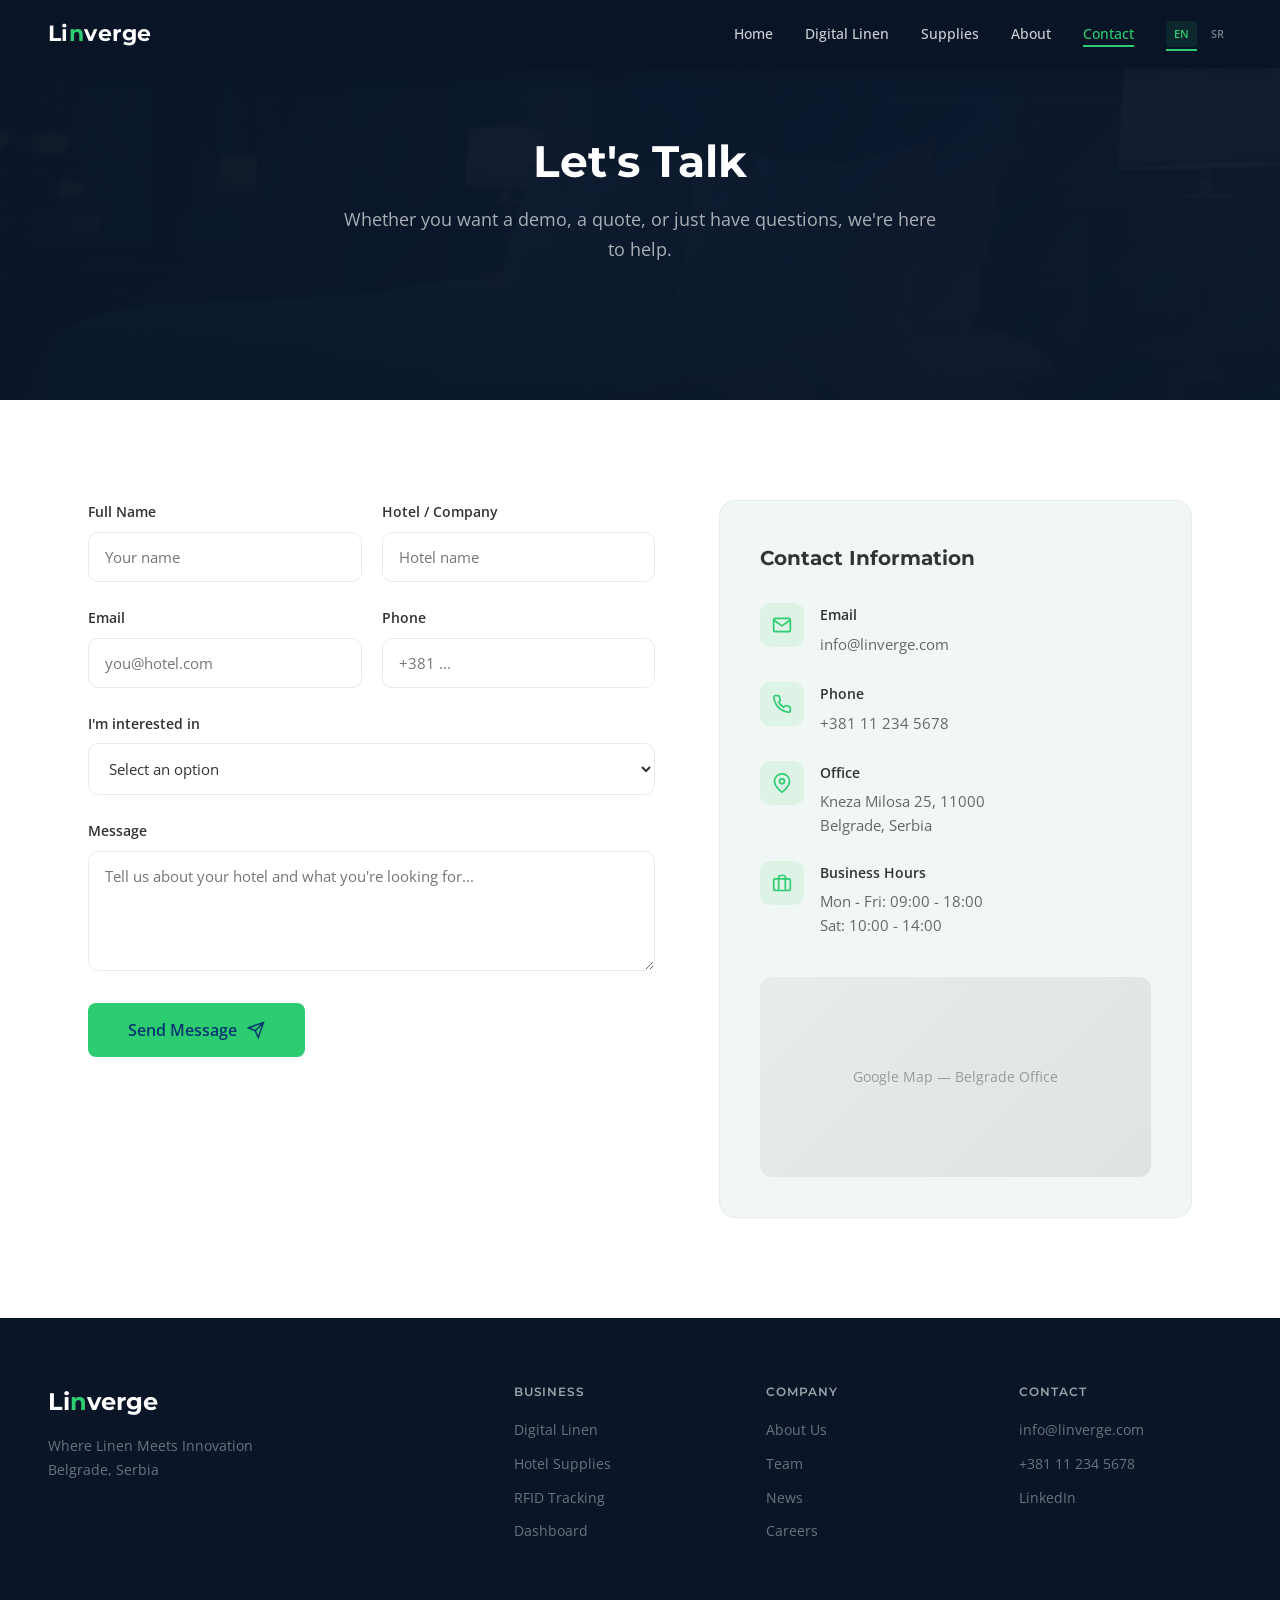
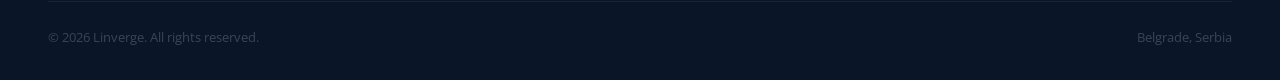
<file: contact.html>
<!DOCTYPE html>
<html lang="en">
<head>
    <meta charset="UTF-8">
    <meta name="viewport" content="width=device-width, initial-scale=1.0">
    <title>Contact Us - Linverge</title>
    <link rel="preconnect" href="https://fonts.googleapis.com">
    <link rel="preconnect" href="https://fonts.gstatic.com" crossorigin>
    <link href="https://fonts.googleapis.com/css2?family=Montserrat:wght@400;500;600;700;800&family=Open+Sans:wght@300;400;500;600&display=swap" rel="stylesheet">
    <link rel="stylesheet" href="css/common.css">
    <style>
        .page-hero {
            position: relative;
            height: 400px;
            display: flex;
            align-items: center;
            justify-content: center;
            text-align: center;
            background: linear-gradient(135deg, var(--midnight), var(--midnight-light));
            overflow: hidden;
        }
        .page-hero::before {
            content: '';
            position: absolute;
            inset: 0;
            background: url('hero-bg.jpg') center/cover no-repeat;
            opacity: 0.08;
        }
        .page-hero::after {
            content: '';
            position: absolute;
            inset: 0;
            background: linear-gradient(180deg, rgba(10, 22, 40, 0.6) 0%, rgba(10, 22, 40, 0.8) 100%);
            z-index: 1;
        }
        .page-hero-content {
            position: relative;
            z-index: 2;
            max-width: 640px;
            padding: 0 24px;
        }
        .page-hero h1 {
            font-family: 'Montserrat', sans-serif;
            font-size: 44px;
            font-weight: 700;
            color: #fff;
            margin-bottom: 16px;
            text-wrap: balance;
            overflow-wrap: break-word;
            word-break: break-word;
            line-height: 1.2;
        }
        .page-hero p {
            font-size: 18px;
            color: rgba(255,255,255,0.65);
            line-height: 1.7;
        }

        /* Contact grid */
        .contact-grid {
            display: grid;
            grid-template-columns: 1.2fr 1fr;
            gap: 64px;
            align-items: start;
        }

        /* Form */
        .form-group {
            margin-bottom: 24px;
        }
        .form-group label {
            display: block;
            font-size: 14px;
            font-weight: 600;
            color: var(--text-primary);
            margin-bottom: 8px;
        }
        .form-group input,
        .form-group select,
        .form-group textarea {
            width: 100%;
            padding: 14px 16px;
            border: 1px solid var(--border);
            border-radius: 10px;
            font-size: 15px;
            font-family: 'Open Sans', sans-serif;
            color: var(--text-primary);
            background: #fff;
            transition: var(--transition);
        }
        .form-group input:focus,
        .form-group select:focus,
        .form-group textarea:focus {
            outline: none;
            border-color: var(--tech);
            box-shadow: 0 0 0 3px rgba(46,204,113,0.1);
        }
        .form-group textarea {
            min-height: 120px;
            resize: vertical;
        }
        .form-row {
            display: grid;
            grid-template-columns: 1fr 1fr;
            gap: 20px;
        }
        .form-submit {
            display: inline-flex;
            align-items: center;
            gap: 10px;
            background: var(--tech);
            color: var(--primary-dark);
            padding: 16px 40px;
            border-radius: 8px;
            border: none;
            font-size: 16px;
            font-weight: 600;
            font-family: 'Open Sans', sans-serif;
            cursor: pointer;
            transition: var(--transition);
        }
        .form-submit:hover {
            background: var(--primary);
            transform: translateY(-2px);
            box-shadow: 0 8px 30px rgba(46, 204, 113, 0.35);
        }

        /* Contact info */
        .contact-info {
            padding: 40px;
            background: var(--mint-white);
            border-radius: 16px;
            border: 1px solid var(--border);
        }
        .contact-info h3 {
            font-family: 'Montserrat', sans-serif;
            font-size: 20px;
            font-weight: 700;
            margin-bottom: 28px;
            overflow-wrap: break-word;
            word-break: break-word;
        }
        .info-item {
            display: flex;
            align-items: flex-start;
            gap: 16px;
            margin-bottom: 24px;
        }
        .info-icon {
            width: 44px; height: 44px;
            background: rgba(46,204,113,0.1);
            border-radius: 10px;
            display: flex;
            align-items: center;
            justify-content: center;
            flex-shrink: 0;
        }
        .info-item h4 {
            font-size: 14px;
            font-weight: 600;
            color: var(--text-primary);
            margin-bottom: 4px;
        }
        .info-item p,
        .info-item a {
            font-size: 15px;
            color: var(--text-secondary);
            line-height: 1.6;
            text-decoration: none;
        }
        .info-item a:hover { color: var(--tech); }

        /* Map placeholder */
        .map-area {
            margin-top: 40px;
            height: 200px;
            background: linear-gradient(135deg, #e8eceb, #dde4e1);
            border-radius: 12px;
            display: flex;
            align-items: center;
            justify-content: center;
            color: var(--text-muted);
            font-size: 14px;
        }

        @media (max-width: 1024px) {
            .contact-grid { grid-template-columns: 1fr; }
            .form-row { grid-template-columns: 1fr; }
            .page-hero h1 { font-size: 32px; }
        }
        @media (max-width: 768px) {
            .page-hero { height: 340px; }
            .page-hero h1 { font-size: 28px; }
            .contact-info { padding: 28px 20px; }
        }
    </style>
</head>
<body>

    <!-- NAVIGATION -->
    <nav class="navbar scrolled" id="navbar">
        <a href="index.html" class="nav-logo">Li<span class="accent">n</span>verge</a>
        <ul class="nav-links">
            <li><a href="index.html">Home</a></li>
            <li><a href="digital-linen.html">Digital Linen</a></li>
            <li><a href="supplies.html">Supplies</a></li>
            <li><a href="about.html">About</a></li>
            <li><a href="contact.html" class="active">Contact</a></li>
            <li class="lang-switch">
                <a href="contact.html" class="active">EN</a>
                <a href="sr/contact.html">SR</a>
            </li>
        </ul>
    </nav>

    <!-- PAGE HERO -->
    <section class="page-hero">
        <div class="page-hero-content">
            <h1>Let's Talk</h1>
            <p>Whether you want a demo, a quote, or just have questions, we're here to help.</p>
        </div>
    </section>

    <!-- CONTACT -->
    <section class="section">
        <div class="contact-grid">
            <div class="contact-form fade-up">
                <form action="#" method="POST">
                    <div class="form-row">
                        <div class="form-group">
                            <label for="name">Full Name</label>
                            <input type="text" id="name" name="name" placeholder="Your name" required>
                        </div>
                        <div class="form-group">
                            <label for="company">Hotel / Company</label>
                            <input type="text" id="company" name="company" placeholder="Hotel name">
                        </div>
                    </div>
                    <div class="form-row">
                        <div class="form-group">
                            <label for="email">Email</label>
                            <input type="email" id="email" name="email" placeholder="you@hotel.com" required>
                        </div>
                        <div class="form-group">
                            <label for="phone">Phone</label>
                            <input type="tel" id="phone" name="phone" placeholder="+381 ...">
                        </div>
                    </div>
                    <div class="form-group">
                        <label for="interest">I'm interested in</label>
                        <select id="interest" name="interest">
                            <option value="">Select an option</option>
                            <option value="digital-linen">Digital Linen Management</option>
                            <option value="supplies">Hotel Supplies</option>
                            <option value="both">Both</option>
                            <option value="partnership">Partnership</option>
                            <option value="other">Other</option>
                        </select>
                    </div>
                    <div class="form-group">
                        <label for="message">Message</label>
                        <textarea id="message" name="message" placeholder="Tell us about your hotel and what you're looking for..."></textarea>
                    </div>
                    <button type="submit" class="form-submit">
                        Send Message
                        <svg width="18" height="18" viewBox="0 0 24 24" fill="none" stroke="currentColor" stroke-width="2"><path d="M22 2L11 13M22 2l-7 20-4-9-9-4 20-7z"/></svg>
                    </button>
                </form>
            </div>
            <div class="contact-info fade-up">
                <h3>Contact Information</h3>
                <div class="info-item">
                    <div class="info-icon">
                        <svg width="20" height="20" viewBox="0 0 24 24" fill="none" stroke="var(--tech)" stroke-width="2"><path d="M4 4h16c1.1 0 2 .9 2 2v12c0 1.1-.9 2-2 2H4c-1.1 0-2-.9-2-2V6c0-1.1.9-2 2-2z"/><polyline points="22,6 12,13 2,6"/></svg>
                    </div>
                    <div>
                        <h4>Email</h4>
                        <a href="mailto:info@linverge.com">info@linverge.com</a>
                    </div>
                </div>
                <div class="info-item">
                    <div class="info-icon">
                        <svg width="20" height="20" viewBox="0 0 24 24" fill="none" stroke="var(--tech)" stroke-width="2"><path d="M22 16.92v3a2 2 0 0 1-2.18 2 19.79 19.79 0 0 1-8.63-3.07 19.5 19.5 0 0 1-6-6 19.79 19.79 0 0 1-3.07-8.67A2 2 0 0 1 4.11 2h3a2 2 0 0 1 2 1.72 12.84 12.84 0 0 0 .7 2.81 2 2 0 0 1-.45 2.11L8.09 9.91a16 16 0 0 0 6 6l1.27-1.27a2 2 0 0 1 2.11-.45 12.84 12.84 0 0 0 2.81.7A2 2 0 0 1 22 16.92z"/></svg>
                    </div>
                    <div>
                        <h4>Phone</h4>
                        <a href="tel:+381112345678">+381 11 234 5678</a>
                    </div>
                </div>
                <div class="info-item">
                    <div class="info-icon">
                        <svg width="20" height="20" viewBox="0 0 24 24" fill="none" stroke="var(--tech)" stroke-width="2"><path d="M21 10c0 7-9 13-9 13s-9-6-9-13a9 9 0 0 1 18 0z"/><circle cx="12" cy="10" r="3"/></svg>
                    </div>
                    <div>
                        <h4>Office</h4>
                        <p>Kneza Milosa 25, 11000<br>Belgrade, Serbia</p>
                    </div>
                </div>
                <div class="info-item">
                    <div class="info-icon">
                        <svg width="20" height="20" viewBox="0 0 24 24" fill="none" stroke="var(--tech)" stroke-width="2"><rect x="2" y="7" width="20" height="14" rx="2" ry="2"/><path d="M16 21V5a2 2 0 0 0-2-2h-4a2 2 0 0 0-2 2v16"/></svg>
                    </div>
                    <div>
                        <h4>Business Hours</h4>
                        <p>Mon - Fri: 09:00 - 18:00<br>Sat: 10:00 - 14:00</p>
                    </div>
                </div>
                <div class="map-area">
                    <span>Google Map &mdash; Belgrade Office</span>
                </div>
            </div>
        </div>
    </section>

    <!-- FOOTER -->
    <footer class="footer">
        <div class="footer-grid">
            <div class="footer-brand">
                <div class="logo">Li<span class="accent">n</span>verge</div>
                <p>Where Linen Meets Innovation<br>Belgrade, Serbia</p>
            </div>
            <div class="footer-col">
                <h4>Business</h4>
                <a href="digital-linen.html">Digital Linen</a>
                <a href="supplies.html">Hotel Supplies</a>
                <a href="digital-linen.html">RFID Tracking</a>
                <a href="dashboard.html">Dashboard</a>
            </div>
            <div class="footer-col">
                <h4>Company</h4>
                <a href="about.html">About Us</a>
                <a href="about.html">Team</a>
                <a href="about.html">News</a>
                <a href="about.html">Careers</a>
            </div>
            <div class="footer-col">
                <h4>Contact</h4>
                <a href="mailto:info@linverge.com">info@linverge.com</a>
                <a href="tel:+381112345678">+381 11 234 5678</a>
                <a href="#">LinkedIn</a>
            </div>
        </div>
        <div class="footer-bottom">
            <p><a href="zh/contact.html" class="footer-copyright-link">© 2026 Linverge. All rights reserved.</a></p>
            <p>Belgrade, Serbia</p>
        </div>
    </footer>

    <script>
        const observer = new IntersectionObserver((entries) => {
            entries.forEach(entry => {
                if (entry.isIntersecting) entry.target.classList.add('visible');
            });
        }, { threshold: 0.1 });
        document.querySelectorAll('.fade-up').forEach(el => observer.observe(el));
    </script>

</body>
</html>
</file>
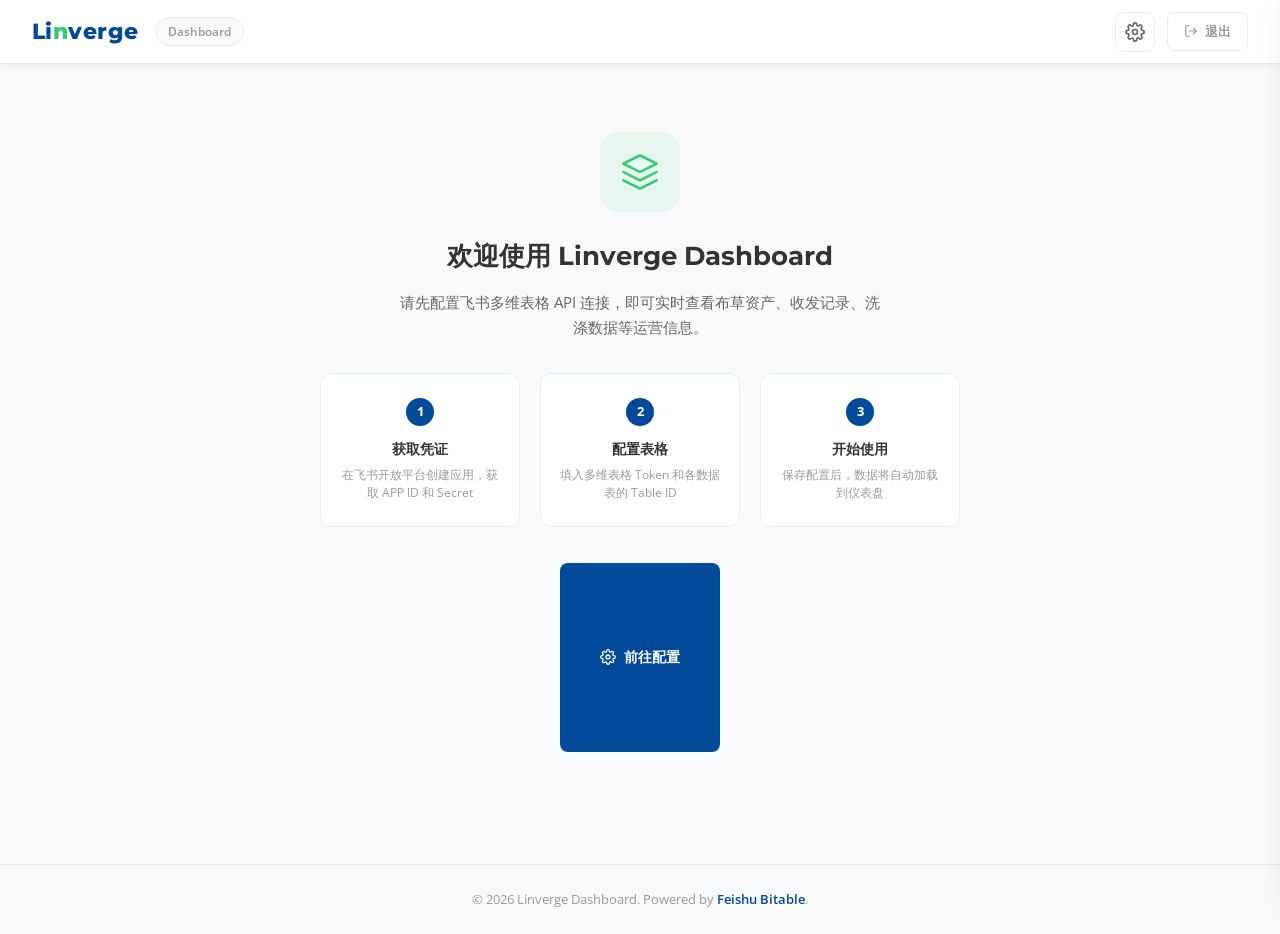
<file: dashboard-main.html>
<!DOCTYPE html>
<html lang="zh-CN">
<head>
    <meta charset="UTF-8">
    <meta name="viewport" content="width=device-width, initial-scale=1.0">
    <title>Linverge Dashboard</title>
    <link href="https://fonts.googleapis.com/css2?family=Montserrat:wght@400;600;700;800&family=Open+Sans:wght@300;400;500;600&display=swap" rel="stylesheet">
    <style>
        /* ===== CSS Variables (same design system) ===== */
        :root {
            --primary: #004A99;
            --primary-dark: #003570;
            --primary-light: #0062C4;
            --tech: #2ECC71;
            --tech-glow: rgba(46, 204, 113, 0.3);
            --tech-soft: rgba(46, 204, 113, 0.08);
            --dark: #333333;
            --text-primary: #333333;
            --text-secondary: #666666;
            --text-muted: #999999;
            --bg-white: #FFFFFF;
            --bg-light: #F8F9FA;
            --border: #E8EBED;
            --shadow: rgba(0, 0, 0, 0.06);
            --shadow-hover: rgba(0, 0, 0, 0.12);
            --transition: all 0.3s cubic-bezier(0.16, 1, 0.3, 1);
            --danger: #E74C3C;
            --danger-soft: rgba(231, 76, 60, 0.08);
            --warning: #F39C12;
            --warning-soft: rgba(243, 156, 18, 0.08);
            --info: #3498DB;
            --info-soft: rgba(52, 152, 219, 0.08);
        }

        /* ===== Reset & Base ===== */
        *, *::before, *::after { margin: 0; padding: 0; box-sizing: border-box; }
        html { scroll-behavior: smooth; }

        body {
            font-family: 'Open Sans', -apple-system, BlinkMacSystemFont, 'Segoe UI', sans-serif;
            color: var(--text-primary);
            background: var(--bg-light);
            line-height: 1.6;
            overflow-x: hidden;
            -webkit-font-smoothing: antialiased;
        }

        /* ===== Top Navigation ===== */
        .top-nav {
            position: fixed;
            top: 0; left: 0; right: 0;
            z-index: 1000;
            height: 64px;
            background: var(--bg-white);
            border-bottom: 1px solid var(--border);
            display: flex;
            align-items: center;
            justify-content: space-between;
            padding: 0 32px;
            box-shadow: 0 1px 8px var(--shadow);
        }

        .nav-left {
            display: flex;
            align-items: center;
            gap: 16px;
        }

        .nav-logo {
            font-family: 'Montserrat', sans-serif;
            font-weight: 800;
            font-size: 22px;
            color: var(--primary);
            text-decoration: none;
            letter-spacing: 0.02em;
        }

        .nav-logo .accent { color: var(--tech); }

        .nav-badge {
            font-family: 'Open Sans', sans-serif;
            font-size: 12px;
            font-weight: 600;
            color: var(--text-muted);
            background: var(--bg-light);
            padding: 4px 12px;
            border-radius: 20px;
            border: 1px solid var(--border);
        }

        .nav-right {
            display: flex;
            align-items: center;
            gap: 12px;
        }

        .nav-btn {
            width: 40px;
            height: 40px;
            border: 1px solid var(--border);
            border-radius: 10px;
            background: var(--bg-white);
            cursor: pointer;
            display: flex;
            align-items: center;
            justify-content: center;
            transition: var(--transition);
            color: var(--text-secondary);
        }

        .nav-btn:hover {
            border-color: var(--primary);
            color: var(--primary);
            background: var(--tech-soft);
        }

        .nav-btn svg {
            width: 20px;
            height: 20px;
            stroke: currentColor;
            fill: none;
            stroke-width: 2;
            stroke-linecap: round;
            stroke-linejoin: round;
        }

        .nav-btn.active {
            background: var(--primary);
            border-color: var(--primary);
            color: #fff;
        }

        .nav-signout {
            font-size: 13px;
            font-weight: 600;
            color: var(--text-muted);
            text-decoration: none;
            padding: 8px 16px;
            border: 1px solid var(--border);
            border-radius: 8px;
            transition: var(--transition);
        }

        .nav-signout:hover {
            color: var(--danger);
            border-color: var(--danger);
        }

        /* ===== Settings Panel ===== */
        .settings-overlay {
            display: none;
            position: fixed;
            inset: 0;
            background: rgba(0, 0, 0, 0.4);
            z-index: 2000;
            opacity: 0;
            transition: opacity 0.3s ease;
        }

        .settings-overlay.visible {
            display: block;
            opacity: 1;
        }

        .settings-panel {
            position: fixed;
            top: 0;
            right: -520px;
            width: 500px;
            max-width: 100vw;
            height: 100vh;
            background: var(--bg-white);
            z-index: 2001;
            box-shadow: -8px 0 32px rgba(0, 0, 0, 0.15);
            transition: right 0.35s cubic-bezier(0.16, 1, 0.3, 1);
            overflow-y: auto;
            display: flex;
            flex-direction: column;
        }

        .settings-panel.open {
            right: 0;
        }

        .settings-header {
            display: flex;
            align-items: center;
            justify-content: space-between;
            padding: 24px 28px;
            border-bottom: 1px solid var(--border);
            flex-shrink: 0;
        }

        .settings-header h2 {
            font-family: 'Montserrat', sans-serif;
            font-size: 18px;
            font-weight: 700;
            color: var(--text-primary);
        }

        .settings-close {
            width: 36px;
            height: 36px;
            border: none;
            background: var(--bg-light);
            border-radius: 8px;
            cursor: pointer;
            display: flex;
            align-items: center;
            justify-content: center;
            color: var(--text-secondary);
            transition: var(--transition);
        }

        .settings-close:hover {
            background: var(--danger-soft);
            color: var(--danger);
        }

        .settings-close svg {
            width: 18px;
            height: 18px;
            stroke: currentColor;
            fill: none;
            stroke-width: 2;
            stroke-linecap: round;
            stroke-linejoin: round;
        }

        .settings-body {
            padding: 28px;
            flex: 1;
        }

        .settings-section {
            margin-bottom: 28px;
        }

        .settings-section-title {
            font-family: 'Montserrat', sans-serif;
            font-size: 13px;
            font-weight: 700;
            color: var(--primary);
            text-transform: uppercase;
            letter-spacing: 0.08em;
            margin-bottom: 16px;
            padding-bottom: 8px;
            border-bottom: 2px solid var(--tech-soft);
        }

        .form-group {
            margin-bottom: 16px;
        }

        .form-group label {
            display: block;
            font-size: 13px;
            font-weight: 600;
            color: var(--text-secondary);
            margin-bottom: 6px;
        }

        .form-group input, .form-group select {
            width: 100%;
            padding: 10px 14px;
            border: 1px solid var(--border);
            border-radius: 8px;
            font-family: 'Open Sans', sans-serif;
            font-size: 14px;
            color: var(--text-primary);
            background: var(--bg-white);
            transition: var(--transition);
            outline: none;
        }

        .form-group input:focus, .form-group select:focus {
            border-color: var(--primary);
            box-shadow: 0 0 0 3px rgba(0, 74, 153, 0.1);
        }

        .form-group input::placeholder {
            color: var(--text-muted);
        }

        .form-group .input-hint {
            font-size: 11px;
            color: var(--text-muted);
            margin-top: 4px;
        }

        .settings-actions {
            display: flex;
            gap: 12px;
            margin-top: 24px;
        }

        .btn {
            display: inline-flex;
            align-items: center;
            justify-content: center;
            gap: 8px;
            padding: 12px 24px;
            border-radius: 8px;
            font-family: 'Open Sans', sans-serif;
            font-size: 14px;
            font-weight: 600;
            cursor: pointer;
            border: none;
            transition: var(--transition);
            text-decoration: none;
        }

        .btn svg {
            width: 16px;
            height: 16px;
            stroke: currentColor;
            fill: none;
            stroke-width: 2;
            stroke-linecap: round;
            stroke-linejoin: round;
        }

        .btn-primary {
            background: var(--primary);
            color: #fff;
            flex: 1;
        }

        .btn-primary:hover {
            background: var(--primary-dark);
            box-shadow: 0 4px 16px rgba(0, 74, 153, 0.25);
            transform: translateY(-1px);
        }

        .btn-secondary {
            background: var(--bg-light);
            color: var(--text-secondary);
            border: 1px solid var(--border);
        }

        .btn-secondary:hover {
            border-color: var(--primary);
            color: var(--primary);
        }

        .btn-tech {
            background: var(--tech);
            color: var(--primary-dark);
            flex: 1;
        }

        .btn-tech:hover {
            box-shadow: 0 4px 16px var(--tech-glow);
            transform: translateY(-1px);
        }

        .btn-sm {
            padding: 8px 16px;
            font-size: 13px;
        }

        .btn-icon {
            width: 36px;
            height: 36px;
            padding: 0;
            border-radius: 8px;
        }

        .connection-status {
            display: flex;
            align-items: center;
            gap: 8px;
            padding: 12px 16px;
            border-radius: 8px;
            font-size: 13px;
            font-weight: 500;
            margin-top: 16px;
        }

        .connection-status.success {
            background: var(--tech-soft);
            color: #27AE60;
            border: 1px solid rgba(46, 204, 113, 0.2);
        }

        .connection-status.error {
            background: var(--danger-soft);
            color: var(--danger);
            border: 1px solid rgba(231, 76, 60, 0.2);
        }

        .connection-status .dot {
            width: 8px;
            height: 8px;
            border-radius: 50%;
            flex-shrink: 0;
        }

        .connection-status.success .dot { background: #27AE60; }
        .connection-status.error .dot { background: var(--danger); }

        /* ===== Main Content ===== */
        .main-content {
            padding-top: 64px;
            min-height: 100vh;
        }

        .dashboard-container {
            max-width: 1280px;
            margin: 0 auto;
            padding: 28px 32px 48px;
        }

        /* ===== Setup Wizard (no config) ===== */
        .setup-wizard {
            display: flex;
            flex-direction: column;
            align-items: center;
            justify-content: center;
            min-height: calc(100vh - 200px);
            text-align: center;
            padding: 40px 24px;
        }

        .setup-icon {
            width: 80px;
            height: 80px;
            background: var(--tech-soft);
            border-radius: 20px;
            display: flex;
            align-items: center;
            justify-content: center;
            margin-bottom: 24px;
        }

        .setup-icon svg {
            width: 40px;
            height: 40px;
            stroke: var(--tech);
            fill: none;
            stroke-width: 1.5;
            stroke-linecap: round;
            stroke-linejoin: round;
        }

        .setup-wizard h2 {
            font-family: 'Montserrat', sans-serif;
            font-size: 26px;
            font-weight: 700;
            color: var(--text-primary);
            margin-bottom: 12px;
        }

        .setup-wizard p {
            font-size: 15px;
            color: var(--text-secondary);
            max-width: 480px;
            line-height: 1.7;
            margin-bottom: 32px;
        }

        .setup-steps {
            display: grid;
            grid-template-columns: repeat(3, 1fr);
            gap: 20px;
            max-width: 640px;
            width: 100%;
            margin-bottom: 36px;
        }

        .setup-step {
            background: var(--bg-white);
            border: 1px solid var(--border);
            border-radius: 12px;
            padding: 24px 16px;
            text-align: center;
            transition: var(--transition);
        }

        .setup-step:hover {
            box-shadow: 0 8px 24px var(--shadow-hover);
            transform: translateY(-2px);
        }

        .setup-step-num {
            width: 28px;
            height: 28px;
            background: var(--primary);
            color: #fff;
            border-radius: 50%;
            display: inline-flex;
            align-items: center;
            justify-content: center;
            font-size: 13px;
            font-weight: 700;
            margin-bottom: 12px;
        }

        .setup-step h4 {
            font-size: 14px;
            font-weight: 600;
            color: var(--text-primary);
            margin-bottom: 6px;
        }

        .setup-step p {
            font-size: 12px;
            color: var(--text-muted);
            margin: 0;
            line-height: 1.5;
        }

        /* ===== Summary Cards ===== */
        .summary-row {
            display: grid;
            grid-template-columns: repeat(4, 1fr);
            gap: 20px;
            margin-bottom: 28px;
        }

        .summary-card {
            background: var(--bg-white);
            border: 1px solid var(--border);
            border-radius: 14px;
            padding: 24px;
            display: flex;
            align-items: flex-start;
            gap: 16px;
            transition: var(--transition);
            position: relative;
            overflow: hidden;
        }

        .summary-card::before {
            content: '';
            position: absolute;
            top: 0; left: 0;
            width: 100%; height: 3px;
            background: linear-gradient(90deg, var(--primary), var(--tech));
            transform: scaleX(0);
            transform-origin: left;
            transition: transform 0.4s ease;
        }

        .summary-card:hover {
            box-shadow: 0 8px 32px var(--shadow-hover);
            transform: translateY(-2px);
        }

        .summary-card:hover::before { transform: scaleX(1); }

        .summary-card-icon {
            width: 48px;
            height: 48px;
            border-radius: 12px;
            display: flex;
            align-items: center;
            justify-content: center;
            flex-shrink: 0;
        }

        .summary-card-icon svg {
            width: 24px;
            height: 24px;
            stroke-width: 2;
            stroke-linecap: round;
            stroke-linejoin: round;
            fill: none;
        }

        .summary-card-icon.blue {
            background: var(--info-soft);
        }
        .summary-card-icon.blue svg { stroke: var(--info); }

        .summary-card-icon.green {
            background: var(--tech-soft);
        }
        .summary-card-icon.green svg { stroke: var(--tech); }

        .summary-card-icon.orange {
            background: var(--warning-soft);
        }
        .summary-card-icon.orange svg { stroke: var(--warning); }

        .summary-card-icon.red {
            background: var(--danger-soft);
        }
        .summary-card-icon.red svg { stroke: var(--danger); }

        .summary-card-info { flex: 1; min-width: 0; }

        .summary-card-label {
            font-size: 13px;
            font-weight: 500;
            color: var(--text-muted);
            margin-bottom: 4px;
        }

        .summary-card-value {
            font-family: 'Montserrat', sans-serif;
            font-size: 28px;
            font-weight: 800;
            color: var(--text-primary);
            line-height: 1.2;
        }

        .summary-card-sub {
            font-size: 12px;
            color: var(--text-muted);
            margin-top: 4px;
        }

        .summary-card.alert-active {
            border-color: rgba(231, 76, 60, 0.3);
        }

        .summary-card.alert-active .summary-card-value {
            color: var(--danger);
        }

        /* ===== Tabs ===== */
        .tabs-container {
            background: var(--bg-white);
            border: 1px solid var(--border);
            border-radius: 14px;
            overflow: hidden;
        }

        .tabs-nav {
            display: flex;
            border-bottom: 1px solid var(--border);
            overflow-x: auto;
            -webkit-overflow-scrolling: touch;
            scrollbar-width: none;
        }

        .tabs-nav::-webkit-scrollbar { display: none; }

        .tab-btn {
            flex: 1;
            min-width: 120px;
            padding: 16px 20px;
            border: none;
            background: none;
            font-family: 'Open Sans', sans-serif;
            font-size: 14px;
            font-weight: 600;
            color: var(--text-muted);
            cursor: pointer;
            transition: var(--transition);
            position: relative;
            white-space: nowrap;
            text-align: center;
        }

        .tab-btn:hover {
            color: var(--text-primary);
            background: var(--bg-light);
        }

        .tab-btn.active {
            color: var(--primary);
        }

        .tab-btn.active::after {
            content: '';
            position: absolute;
            bottom: 0;
            left: 16px;
            right: 16px;
            height: 3px;
            background: var(--tech);
            border-radius: 3px 3px 0 0;
        }

        .tab-btn svg {
            width: 16px;
            height: 16px;
            stroke: currentColor;
            fill: none;
            stroke-width: 2;
            stroke-linecap: round;
            stroke-linejoin: round;
            vertical-align: -3px;
            margin-right: 6px;
        }

        /* ===== Toolbar ===== */
        .table-toolbar {
            display: flex;
            align-items: center;
            justify-content: space-between;
            padding: 16px 20px;
            gap: 12px;
            flex-wrap: wrap;
        }

        .toolbar-left {
            display: flex;
            align-items: center;
            gap: 12px;
            flex: 1;
            min-width: 200px;
        }

        .search-box {
            position: relative;
            flex: 1;
            max-width: 360px;
        }

        .search-box svg {
            position: absolute;
            left: 12px;
            top: 50%;
            transform: translateY(-50%);
            width: 16px;
            height: 16px;
            stroke: var(--text-muted);
            fill: none;
            stroke-width: 2;
            stroke-linecap: round;
            stroke-linejoin: round;
            pointer-events: none;
        }

        .search-box input {
            width: 100%;
            padding: 10px 14px 10px 38px;
            border: 1px solid var(--border);
            border-radius: 8px;
            font-family: 'Open Sans', sans-serif;
            font-size: 13px;
            color: var(--text-primary);
            background: var(--bg-light);
            outline: none;
            transition: var(--transition);
        }

        .search-box input:focus {
            border-color: var(--primary);
            background: var(--bg-white);
            box-shadow: 0 0 0 3px rgba(0, 74, 153, 0.1);
        }

        .filter-select {
            padding: 10px 32px 10px 14px;
            border: 1px solid var(--border);
            border-radius: 8px;
            font-family: 'Open Sans', sans-serif;
            font-size: 13px;
            color: var(--text-secondary);
            background: var(--bg-light) url("data:image/svg+xml,%3Csvg xmlns='http://www.w3.org/2000/svg' width='12' height='12' viewBox='0 0 24 24' fill='none' stroke='%23999' stroke-width='2' stroke-linecap='round' stroke-linejoin='round'%3E%3Cpolyline points='6 9 12 15 18 9'%3E%3C/polyline%3E%3C/svg%3E") no-repeat right 12px center;
            appearance: none;
            cursor: pointer;
            outline: none;
            transition: var(--transition);
        }

        .filter-select:focus {
            border-color: var(--primary);
            box-shadow: 0 0 0 3px rgba(0, 74, 153, 0.1);
        }

        .toolbar-right {
            display: flex;
            align-items: center;
            gap: 8px;
        }

        .toolbar-info {
            font-size: 12px;
            color: var(--text-muted);
            padding: 0 8px;
        }

        /* ===== Data Table ===== */
        .table-wrapper {
            overflow-x: auto;
            -webkit-overflow-scrolling: touch;
        }

        .data-table {
            width: 100%;
            border-collapse: collapse;
            font-size: 13px;
        }

        .data-table thead {
            background: var(--bg-light);
        }

        .data-table th {
            padding: 12px 16px;
            text-align: left;
            font-weight: 600;
            color: var(--text-secondary);
            font-size: 12px;
            text-transform: uppercase;
            letter-spacing: 0.04em;
            white-space: nowrap;
            border-bottom: 1px solid var(--border);
            user-select: none;
        }

        .data-table td {
            padding: 14px 16px;
            color: var(--text-primary);
            border-bottom: 1px solid var(--border);
            white-space: nowrap;
        }

        .data-table tbody tr {
            transition: background 0.15s ease;
        }

        .data-table tbody tr:hover {
            background: var(--tech-soft);
        }

        .data-table tbody tr:last-child td {
            border-bottom: none;
        }

        /* Status badges */
        .status-badge {
            display: inline-flex;
            align-items: center;
            gap: 5px;
            padding: 4px 10px;
            border-radius: 20px;
            font-size: 12px;
            font-weight: 600;
        }

        .status-badge .dot {
            width: 6px;
            height: 6px;
            border-radius: 50%;
        }

        .status-badge.in-use {
            background: var(--tech-soft);
            color: #27AE60;
        }
        .status-badge.in-use .dot { background: #27AE60; }

        .status-badge.idle {
            background: var(--info-soft);
            color: var(--info);
        }
        .status-badge.idle .dot { background: var(--info); }

        .status-badge.washing {
            background: var(--warning-soft);
            color: var(--warning);
        }
        .status-badge.washing .dot { background: var(--warning); }

        .status-badge.alert {
            background: var(--danger-soft);
            color: var(--danger);
        }
        .status-badge.alert .dot { background: var(--danger); }

        .status-badge.received {
            background: var(--tech-soft);
            color: #27AE60;
        }
        .status-badge.received .dot { background: #27AE60; }

        .status-badge.sent {
            background: var(--info-soft);
            color: var(--info);
        }
        .status-badge.sent .dot { background: var(--info); }

        .status-badge.active {
            background: var(--tech-soft);
            color: #27AE60;
        }
        .status-badge.active .dot { background: #27AE60; }

        .status-badge.inactive {
            background: var(--danger-soft);
            color: var(--danger);
        }
        .status-badge.inactive .dot { background: var(--danger); }

        .status-badge.normal {
            background: var(--tech-soft);
            color: #27AE60;
        }
        .status-badge.normal .dot { background: #27AE60; }

        .status-badge.abnormal {
            background: var(--danger-soft);
            color: var(--danger);
        }
        .status-badge.abnormal .dot { background: var(--danger); }

        /* ===== Pagination ===== */
        .pagination {
            display: flex;
            align-items: center;
            justify-content: space-between;
            padding: 16px 20px;
            border-top: 1px solid var(--border);
        }

        .pagination-info {
            font-size: 13px;
            color: var(--text-muted);
        }

        .pagination-controls {
            display: flex;
            align-items: center;
            gap: 4px;
        }

        .page-btn {
            width: 36px;
            height: 36px;
            border: 1px solid var(--border);
            border-radius: 8px;
            background: var(--bg-white);
            cursor: pointer;
            display: flex;
            align-items: center;
            justify-content: center;
            font-family: 'Open Sans', sans-serif;
            font-size: 13px;
            font-weight: 600;
            color: var(--text-secondary);
            transition: var(--transition);
        }

        .page-btn:hover:not(:disabled) {
            border-color: var(--primary);
            color: var(--primary);
        }

        .page-btn.active {
            background: var(--primary);
            border-color: var(--primary);
            color: #fff;
        }

        .page-btn:disabled {
            opacity: 0.4;
            cursor: not-allowed;
        }

        .page-btn svg {
            width: 16px;
            height: 16px;
            stroke: currentColor;
            fill: none;
            stroke-width: 2;
            stroke-linecap: round;
            stroke-linejoin: round;
        }

        /* ===== Empty State ===== */
        .empty-state {
            display: flex;
            flex-direction: column;
            align-items: center;
            justify-content: center;
            padding: 64px 24px;
            text-align: center;
        }

        .empty-state svg {
            width: 64px;
            height: 64px;
            stroke: var(--border);
            fill: none;
            stroke-width: 1;
            stroke-linecap: round;
            stroke-linejoin: round;
            margin-bottom: 20px;
        }

        .empty-state h3 {
            font-family: 'Montserrat', sans-serif;
            font-size: 18px;
            font-weight: 600;
            color: var(--text-secondary);
            margin-bottom: 8px;
        }

        .empty-state p {
            font-size: 14px;
            color: var(--text-muted);
            max-width: 400px;
            line-height: 1.6;
            margin-bottom: 24px;
        }

        /* ===== Loading State ===== */
        .loading-state {
            display: flex;
            flex-direction: column;
            align-items: center;
            justify-content: center;
            padding: 64px 24px;
        }

        .spinner {
            width: 40px;
            height: 40px;
            border: 3px solid var(--border);
            border-top-color: var(--primary);
            border-radius: 50%;
            animation: spin 0.8s linear infinite;
            margin-bottom: 16px;
        }

        @keyframes spin {
            to { transform: rotate(360deg); }
        }

        .loading-state p {
            font-size: 14px;
            color: var(--text-muted);
        }

        /* ===== Footer ===== */
        .dashboard-footer {
            text-align: center;
            padding: 24px 32px;
            font-size: 13px;
            color: var(--text-muted);
            border-top: 1px solid var(--border);
            margin-top: 24px;
        }

        .dashboard-footer a {
            color: var(--primary);
            text-decoration: none;
            font-weight: 600;
        }

        .dashboard-footer a:hover {
            text-decoration: underline;
        }

        /* ===== Toast Notification ===== */
        .toast-container {
            position: fixed;
            top: 80px;
            right: 24px;
            z-index: 3000;
            display: flex;
            flex-direction: column;
            gap: 8px;
        }

        .toast {
            display: flex;
            align-items: center;
            gap: 10px;
            padding: 14px 20px;
            background: var(--bg-white);
            border-radius: 10px;
            box-shadow: 0 8px 32px rgba(0, 0, 0, 0.15);
            font-size: 13px;
            font-weight: 500;
            color: var(--text-primary);
            transform: translateX(120%);
            transition: transform 0.35s cubic-bezier(0.16, 1, 0.3, 1);
            max-width: 360px;
            border-left: 4px solid var(--primary);
        }

        .toast.show { transform: translateX(0); }

        .toast.success { border-left-color: var(--tech); }
        .toast.error { border-left-color: var(--danger); }
        .toast.warning { border-left-color: var(--warning); }

        .toast svg {
            width: 18px;
            height: 18px;
            stroke: currentColor;
            fill: none;
            stroke-width: 2;
            stroke-linecap: round;
            stroke-linejoin: round;
            flex-shrink: 0;
        }

        .toast.success svg { stroke: var(--tech); }
        .toast.error svg { stroke: var(--danger); }
        .toast.warning svg { stroke: var(--warning); }

        /* ===== Responsive ===== */
        @media (max-width: 1024px) {
            .summary-row { grid-template-columns: repeat(2, 1fr); }
            .dashboard-container { padding: 24px; }
            .setup-steps { grid-template-columns: repeat(3, 1fr); }
        }

        @media (max-width: 768px) {
            .top-nav { padding: 0 16px; }
            .nav-badge { display: none; }
            .dashboard-container { padding: 16px; }
            .summary-row { grid-template-columns: 1fr 1fr; gap: 12px; }
            .summary-card { padding: 16px; }
            .summary-card-value { font-size: 22px; }
            .summary-card-icon { width: 40px; height: 40px; }
            .summary-card-icon svg { width: 20px; height: 20px; }
            .tab-btn { min-width: 100px; padding: 14px 12px; font-size: 13px; }
            .tab-btn svg { display: none; }
            .table-toolbar { flex-direction: column; align-items: stretch; }
            .toolbar-left { flex-direction: column; }
            .search-box { max-width: 100%; }
            .toolbar-right { justify-content: flex-end; }
            .settings-panel { width: 100vw; }
            .setup-steps { grid-template-columns: 1fr; max-width: 320px; }
        }

        @media (max-width: 480px) {
            .summary-row { grid-template-columns: 1fr; }
            .nav-signout span { display: none; }
            .pagination { flex-direction: column; gap: 12px; }
        }
    </style>
</head>
<body>

    <!-- ===== Top Navigation ===== -->
    <nav class="top-nav">
        <div class="nav-left">
            <a href="index.html" class="nav-logo">Li<span class="accent">n</span>verge</a>
            <span class="nav-badge">Dashboard</span>
        </div>
        <div class="nav-right">
            <button class="nav-btn" id="settingsBtn" title="设置">
                <svg viewBox="0 0 24 24"><circle cx="12" cy="12" r="3"/><path d="M19.4 15a1.65 1.65 0 0 0 .33 1.82l.06.06a2 2 0 0 1-2.83 2.83l-.06-.06a1.65 1.65 0 0 0-1.82-.33 1.65 1.65 0 0 0-1 1.51V21a2 2 0 0 1-4 0v-.09A1.65 1.65 0 0 0 9 19.4a1.65 1.65 0 0 0-1.82.33l-.06.06a2 2 0 0 1-2.83-2.83l.06-.06A1.65 1.65 0 0 0 4.68 15a1.65 1.65 0 0 0-1.51-1H3a2 2 0 0 1 0-4h.09A1.65 1.65 0 0 0 4.6 9a1.65 1.65 0 0 0-.33-1.82l-.06-.06a2 2 0 0 1 2.83-2.83l.06.06A1.65 1.65 0 0 0 9 4.68a1.65 1.65 0 0 0 1-1.51V3a2 2 0 0 1 4 0v.09a1.65 1.65 0 0 0 1 1.51 1.65 1.65 0 0 0 1.82-.33l.06-.06a2 2 0 0 1 2.83 2.83l-.06.06A1.65 1.65 0 0 0 19.4 9a1.65 1.65 0 0 0 1.51 1H21a2 2 0 0 1 0 4h-.09a1.65 1.65 0 0 0-1.51 1z"/></svg>
            </button>
            <a href="index.html" class="nav-signout">
                <svg viewBox="0 0 24 24" style="width:14px;height:14px;stroke:currentColor;fill:none;stroke-width:2;stroke-linecap:round;stroke-linejoin:round;vertical-align:-2px;margin-right:4px;"><path d="M9 21H5a2 2 0 0 1-2-2V5a2 2 0 0 1 2-2h4"/><polyline points="16 17 21 12 16 7"/><line x1="21" y1="12" x2="9" y2="12"/></svg>
                <span>退出</span>
            </a>
        </div>
    </nav>

    <!-- ===== Settings Overlay ===== -->
    <div class="settings-overlay" id="settingsOverlay"></div>

    <!-- ===== Settings Panel ===== -->
    <aside class="settings-panel" id="settingsPanel">
        <div class="settings-header">
            <h2>飞书 API 配置</h2>
            <button class="settings-close" id="settingsClose">
                <svg viewBox="0 0 24 24"><line x1="18" y1="6" x2="6" y2="18"/><line x1="6" y1="6" x2="18" y2="18"/></svg>
            </button>
        </div>
        <div class="settings-body">
            <div class="settings-section">
                <div class="settings-section-title">应用凭证</div>
                <div class="form-group">
                    <label for="cfgAppId">APP ID</label>
                    <input type="text" id="cfgAppId" placeholder="cli_xxxxxxxxxx">
                </div>
                <div class="form-group">
                    <label for="cfgAppSecret">APP Secret</label>
                    <input type="password" id="cfgAppSecret" placeholder="请输入应用密钥">
                </div>
                <div class="form-group">
                    <label for="cfgBaseToken">Base Token / App Token</label>
                    <input type="text" id="cfgBaseToken" placeholder="bascnxxxxxxxxxx 或 appxxxxxxxxxx">
                    <div class="input-hint">多维表格的 base_token 或 app_token</div>
                </div>
            </div>

            <div class="settings-section">
                <div class="settings-section-title">数据表 ID</div>
                <div class="form-group">
                    <label for="cfgTableAssets">布草资产表</label>
                    <input type="text" id="cfgTableAssets" placeholder="tblxxxxxxxxxx">
                </div>
                <div class="form-group">
                    <label for="cfgTableTransactions">收发记录表</label>
                    <input type="text" id="cfgTableTransactions" placeholder="tblxxxxxxxxxx">
                </div>
                <div class="form-group">
                    <label for="cfgTableWash">洗涤记录表</label>
                    <input type="text" id="cfgTableWash" placeholder="tblxxxxxxxxxx">
                </div>
                <div class="form-group">
                    <label for="cfgTableHotels">酒店客户表</label>
                    <input type="text" id="cfgTableHotels" placeholder="tblxxxxxxxxxx">
                </div>
                <div class="form-group">
                    <label for="cfgTableInventory">库存盘点表</label>
                    <input type="text" id="cfgTableInventory" placeholder="tblxxxxxxxxxx">
                </div>
            </div>

            <div class="settings-actions">
                <button class="btn btn-primary" id="saveConfigBtn">
                    <svg viewBox="0 0 24 24"><path d="M19 21H5a2 2 0 0 1-2-2V5a2 2 0 0 1 2-2h11l5 5v11a2 2 0 0 1-2 2z"/><polyline points="17 21 17 13 7 13 7 21"/><polyline points="7 3 7 8 15 8"/></svg>
                    保存配置
                </button>
                <button class="btn btn-tech" id="testConnBtn">
                    <svg viewBox="0 0 24 24"><polyline points="22 12 18 12 15 21 9 3 6 12 2 12"/></svg>
                    测试连接
                </button>
            </div>

            <div id="connectionStatus"></div>
        </div>
    </aside>

    <!-- ===== Toast Container ===== -->
    <div class="toast-container" id="toastContainer"></div>

    <!-- ===== Main Content ===== -->
    <main class="main-content">
        <div class="dashboard-container">

            <!-- Setup Wizard (shown when no config) -->
            <div class="setup-wizard" id="setupWizard" style="display:none;">
                <div class="setup-icon">
                    <svg viewBox="0 0 24 24"><path d="M12 2L2 7l10 5 10-5-10-5z"/><path d="M2 17l10 5 10-5"/><path d="M2 12l10 5 10-5"/></svg>
                </div>
                <h2>欢迎使用 Linverge Dashboard</h2>
                <p>请先配置飞书多维表格 API 连接，即可实时查看布草资产、收发记录、洗涤数据等运营信息。</p>
                <div class="setup-steps">
                    <div class="setup-step">
                        <div class="setup-step-num">1</div>
                        <h4>获取凭证</h4>
                        <p>在飞书开放平台创建应用，获取 APP ID 和 Secret</p>
                    </div>
                    <div class="setup-step">
                        <div class="setup-step-num">2</div>
                        <h4>配置表格</h4>
                        <p>填入多维表格 Token 和各数据表的 Table ID</p>
                    </div>
                    <div class="setup-step">
                        <div class="setup-step-num">3</div>
                        <h4>开始使用</h4>
                        <p>保存配置后，数据将自动加载到仪表盘</p>
                    </div>
                </div>
                <button class="btn btn-primary" id="setupConfigBtn" style="padding:14px 40px;">
                    <svg viewBox="0 0 24 24"><circle cx="12" cy="12" r="3"/><path d="M19.4 15a1.65 1.65 0 0 0 .33 1.82l.06.06a2 2 0 0 1-2.83 2.83l-.06-.06a1.65 1.65 0 0 0-1.82-.33 1.65 1.65 0 0 0-1 1.51V21a2 2 0 0 1-4 0v-.09A1.65 1.65 0 0 0 9 19.4a1.65 1.65 0 0 0-1.82.33l-.06.06a2 2 0 0 1-2.83-2.83l.06-.06A1.65 1.65 0 0 0 4.68 15a1.65 1.65 0 0 0-1.51-1H3a2 2 0 0 1 0-4h.09A1.65 1.65 0 0 0 4.6 9a1.65 1.65 0 0 0-.33-1.82l-.06-.06a2 2 0 0 1 2.83-2.83l.06.06A1.65 1.65 0 0 0 9 4.68a1.65 1.65 0 0 0 1-1.51V3a2 2 0 0 1 4 0v.09a1.65 1.65 0 0 0 1 1.51 1.65 1.65 0 0 0 1.82-.33l.06-.06a2 2 0 0 1 2.83 2.83l-.06.06A1.65 1.65 0 0 0 19.4 9a1.65 1.65 0 0 0 1.51 1H21a2 2 0 0 1 0 4h-.09a1.65 1.65 0 0 0-1.51 1z"/></svg>
                    前往配置
                </button>
            </div>

            <!-- Dashboard Content (shown when config exists) -->
            <div id="dashboardContent" style="display:none;">

                <!-- Row 1: Summary Cards -->
                <div class="summary-row">
                    <div class="summary-card">
                        <div class="summary-card-icon blue">
                            <svg viewBox="0 0 24 24"><path d="M21 16V8a2 2 0 0 0-1-1.73l-7-4a2 2 0 0 0-2 0l-7 4A2 2 0 0 0 3 8v8a2 2 0 0 0 1 1.73l7 4a2 2 0 0 0 2 0l7-4A2 2 0 0 0 21 16z"/><polyline points="3.27 6.96 12 12.01 20.73 6.96"/><line x1="12" y1="22.08" x2="12" y2="12"/></svg>
                        </div>
                        <div class="summary-card-info">
                            <div class="summary-card-label">总资产数</div>
                            <div class="summary-card-value" id="statTotalAssets">--</div>
                            <div class="summary-card-sub" id="statTotalAssetsSub">加载中...</div>
                        </div>
                    </div>
                    <div class="summary-card">
                        <div class="summary-card-icon green">
                            <svg viewBox="0 0 24 24"><path d="M22 11.08V12a10 10 0 1 1-5.93-9.14"/><polyline points="22 4 12 14.01 9 11.01"/></svg>
                        </div>
                        <div class="summary-card-info">
                            <div class="summary-card-label">在用中</div>
                            <div class="summary-card-value" id="statInUse">--</div>
                            <div class="summary-card-sub" id="statInUseSub">加载中...</div>
                        </div>
                    </div>
                    <div class="summary-card">
                        <div class="summary-card-icon orange">
                            <svg viewBox="0 0 24 24"><polyline points="23 4 23 10 17 10"/><polyline points="1 20 1 14 7 14"/><path d="M3.51 9a9 9 0 0 1 14.85-3.36L23 10M1 14l4.64 4.36A9 9 0 0 0 20.49 15"/></svg>
                        </div>
                        <div class="summary-card-info">
                            <div class="summary-card-label">今日洗涤</div>
                            <div class="summary-card-value" id="statWashToday">--</div>
                            <div class="summary-card-sub" id="statWashTodaySub">加载中...</div>
                        </div>
                    </div>
                    <div class="summary-card" id="alertCard">
                        <div class="summary-card-icon red">
                            <svg viewBox="0 0 24 24"><path d="M10.29 3.86L1.82 18a2 2 0 0 0 1.71 3h16.94a2 2 0 0 0 1.71-3L13.71 3.86a2 2 0 0 0-3.42 0z"/><line x1="12" y1="9" x2="12" y2="13"/><line x1="12" y1="17" x2="12.01" y2="17"/></svg>
                        </div>
                        <div class="summary-card-info">
                            <div class="summary-card-label">预警</div>
                            <div class="summary-card-value" id="statAlerts">--</div>
                            <div class="summary-card-sub" id="statAlertsSub">加载中...</div>
                        </div>
                    </div>
                </div>

                <!-- Row 2 & 3: Tabs + Table -->
                <div class="tabs-container">
                    <div class="tabs-nav" id="tabsNav">
                        <button class="tab-btn active" data-tab="assets">
                            <svg viewBox="0 0 24 24"><path d="M21 16V8a2 2 0 0 0-1-1.73l-7-4a2 2 0 0 0-2 0l-7 4A2 2 0 0 0 3 8v8a2 2 0 0 0 1 1.73l7 4a2 2 0 0 0 2 0l7-4A2 2 0 0 0 21 16z"/></svg>
                            布草资产
                        </button>
                        <button class="tab-btn" data-tab="transactions">
                            <svg viewBox="0 0 24 24"><polyline points="22 12 18 12 15 21 9 3 6 12 2 12"/></svg>
                            收发记录
                        </button>
                        <button class="tab-btn" data-tab="wash">
                            <svg viewBox="0 0 24 24"><polyline points="23 4 23 10 17 10"/><polyline points="1 20 1 14 7 14"/><path d="M3.51 9a9 9 0 0 1 14.85-3.36L23 10M1 14l4.64 4.36A9 9 0 0 0 20.49 15"/></svg>
                            洗涤记录
                        </button>
                        <button class="tab-btn" data-tab="hotels">
                            <svg viewBox="0 0 24 24"><path d="M3 9l9-7 9 7v11a2 2 0 0 1-2 2H5a2 2 0 0 1-2-2z"/><polyline points="9 22 9 12 15 12 15 22"/></svg>
                            酒店客户
                        </button>
                        <button class="tab-btn" data-tab="inventory">
                            <svg viewBox="0 0 24 24"><path d="M9 5H7a2 2 0 0 0-2 2v12a2 2 0 0 0 2 2h10a2 2 0 0 0 2-2V7a2 2 0 0 0-2-2h-2"/><rect x="9" y="3" width="6" height="4" rx="1"/><line x1="9" y1="12" x2="15" y2="12"/><line x1="9" y1="16" x2="15" y2="16"/></svg>
                            库存盘点
                        </button>
                    </div>

                    <!-- Toolbar -->
                    <div class="table-toolbar">
                        <div class="toolbar-left">
                            <div class="search-box">
                                <svg viewBox="0 0 24 24"><circle cx="11" cy="11" r="8"/><line x1="21" y1="21" x2="16.65" y2="16.65"/></svg>
                                <input type="text" id="searchInput" placeholder="搜索...">
                            </div>
                            <select class="filter-select" id="filterSelect">
                                <option value="">全部状态</option>
                            </select>
                        </div>
                        <div class="toolbar-right">
                            <span class="toolbar-info" id="toolbarInfo"></span>
                            <button class="btn btn-secondary btn-sm" id="exportCsvBtn" title="导出CSV">
                                <svg viewBox="0 0 24 24"><path d="M21 15v4a2 2 0 0 1-2 2H5a2 2 0 0 1-2-2v-4"/><polyline points="7 10 12 15 17 10"/><line x1="12" y1="15" x2="12" y2="3"/></svg>
                                导出 CSV
                            </button>
                            <button class="btn btn-secondary btn-icon btn-sm" id="refreshBtn" title="刷新数据">
                                <svg viewBox="0 0 24 24"><polyline points="23 4 23 10 17 10"/><path d="M20.49 15a9 9 0 1 1-2.12-9.36L23 10"/></svg>
                            </button>
                        </div>
                    </div>

                    <!-- Table Area -->
                    <div id="tableArea">
                        <!-- Loading State -->
                        <div class="loading-state" id="loadingState">
                            <div class="spinner"></div>
                            <p>正在加载数据...</p>
                        </div>

                        <!-- Empty State -->
                        <div class="empty-state" id="emptyState" style="display:none;">
                            <svg viewBox="0 0 24 24"><path d="M13 2H6a2 2 0 0 0-2 2v16a2 2 0 0 0 2 2h12a2 2 0 0 0 2-2V9z"/><polyline points="13 2 13 9 20 9"/></svg>
                            <h3>暂无数据</h3>
                            <p>暂无数据，请先配置飞书API连接。如果已配置，请检查网络连接后重试。</p>
                            <button class="btn btn-primary btn-sm" id="emptyConfigBtn">
                                <svg viewBox="0 0 24 24"><circle cx="12" cy="12" r="3"/><path d="M19.4 15a1.65 1.65 0 0 0 .33 1.82l.06.06a2 2 0 0 1-2.83 2.83l-.06-.06a1.65 1.65 0 0 0-1.82-.33 1.65 1.65 0 0 0-1 1.51V21a2 2 0 0 1-4 0v-.09A1.65 1.65 0 0 0 9 19.4a1.65 1.65 0 0 0-1.82.33l-.06.06a2 2 0 0 1-2.83-2.83l.06-.06A1.65 1.65 0 0 0 4.68 15a1.65 1.65 0 0 0-1.51-1H3a2 2 0 0 1 0-4h.09A1.65 1.65 0 0 0 4.6 9a1.65 1.65 0 0 0-.33-1.82l-.06-.06a2 2 0 0 1 2.83-2.83l.06.06A1.65 1.65 0 0 0 9 4.68a1.65 1.65 0 0 0 1-1.51V3a2 2 0 0 1 4 0v.09a1.65 1.65 0 0 0 1 1.51 1.65 1.65 0 0 0 1.82-.33l.06-.06a2 2 0 0 1 2.83 2.83l-.06.06A1.65 1.65 0 0 0 19.4 9a1.65 1.65 0 0 0 1.51 1H21a2 2 0 0 1 0 4h-.09a1.65 1.65 0 0 0-1.51 1z"/></svg>
                                前往配置
                            </button>
                        </div>

                        <!-- Data Table -->
                        <div class="table-wrapper" id="tableWrapper" style="display:none;">
                            <table class="data-table" id="dataTable">
                                <thead id="tableHead"></thead>
                                <tbody id="tableBody"></tbody>
                            </table>
                        </div>
                    </div>

                    <!-- Pagination -->
                    <div class="pagination" id="pagination" style="display:none;">
                        <div class="pagination-info" id="paginationInfo"></div>
                        <div class="pagination-controls" id="paginationControls"></div>
                    </div>
                </div>
            </div>

        </div>

        <!-- Footer -->
        <footer class="dashboard-footer">
            &copy; 2026 Linverge Dashboard. Powered by <a href="https://open.feishu.cn" target="_blank" rel="noopener">Feishu Bitable</a>.
        </footer>
    </main>

    <!-- ===== Feishu API Middleware ===== -->
    <script src="js/feishu-api.js"></script>

    <!-- ===== Inline Dashboard Script ===== -->
    <script>
    (function() {
        'use strict';

        // ===== Constants =====
        const CONFIG_KEY = 'linverge_dashboard_config';
        const PAGE_SIZE = 20;

        // ===== Tab Definitions =====
        const TABS = {
            assets: {
                name: '布草资产',
                tableId: 'tableAssets',
                columns: ['RFID标签', '类别', '所属酒店', '状态', '洗涤次数', '创建时间'],
                keys: ['rfid', 'category', 'hotel', 'status', 'washCount', 'createdAt'],
                filters: [
                    { value: '', label: '全部状态' },
                    { value: '在用', label: '在用' },
                    { value: '空闲', label: '空闲' },
                    { value: '洗涤中', label: '洗涤中' },
                    { value: '预警', label: '预警' }
                ],
                statusMap: {
                    '在用': 'in-use',
                    '空闲': 'idle',
                    '洗涤中': 'washing',
                    '预警': 'alert'
                }
            },
            transactions: {
                name: '收发记录',
                tableId: 'tableTransactions',
                columns: ['单据编号', '类型', '布草数量', '酒店', '操作时间'],
                keys: ['docNo', 'type', 'quantity', 'hotel', 'operatedAt'],
                filters: [
                    { value: '', label: '全部类型' },
                    { value: '收', label: '收入' },
                    { value: '发', label: '发出' }
                ],
                statusMap: {
                    '收': 'received',
                    '发': 'sent'
                }
            },
            wash: {
                name: '洗涤记录',
                tableId: 'tableWash',
                columns: ['RFID标签', '洗涤次数', '洗涤日期', '状态'],
                keys: ['rfid', 'washCount', 'washDate', 'status'],
                filters: [
                    { value: '', label: '全部状态' },
                    { value: '已完成', label: '已完成' },
                    { value: '进行中', label: '进行中' },
                    { value: '待处理', label: '待处理' }
                ],
                statusMap: {
                    '已完成': 'normal',
                    '进行中': 'washing',
                    '待处理': 'idle'
                }
            },
            hotels: {
                name: '酒店客户',
                tableId: 'tableHotels',
                columns: ['酒店名称', '联系人', '电话', '布草数量', '状态'],
                keys: ['name', 'contact', 'phone', 'linenCount', 'status'],
                filters: [
                    { value: '', label: '全部状态' },
                    { value: '活跃', label: '活跃' },
                    { value: '停用', label: '停用' }
                ],
                statusMap: {
                    '活跃': 'active',
                    '停用': 'inactive'
                }
            },
            inventory: {
                name: '库存盘点',
                tableId: 'tableInventory',
                columns: ['盘点日期', '酒店', '应有数量', '实际数量', '差异'],
                keys: ['checkDate', 'hotel', 'expected', 'actual', 'diff'],
                filters: [
                    { value: '', label: '全部状态' },
                    { value: '正常', label: '正常' },
                    { value: '异常', label: '异常' }
                ],
                statusMap: {
                    '正常': 'normal',
                    '异常': 'abnormal'
                }
            }
        };

        // ===== State =====
        let currentTab = 'assets';
        let currentPage = 1;
        let allData = {};      // { tabKey: [rows] }
        let filteredData = [];  // current filtered rows
        let isLoading = false;

        // ===== DOM Elements =====
        const $ = (sel) => document.querySelector(sel);
        const $$ = (sel) => document.querySelectorAll(sel);

        const settingsBtn = $('#settingsBtn');
        const settingsPanel = $('#settingsPanel');
        const settingsOverlay = $('#settingsOverlay');
        const settingsClose = $('#settingsClose');
        const saveConfigBtn = $('#saveConfigBtn');
        const testConnBtn = $('#testConnBtn');
        const setupWizard = $('#setupWizard');
        const dashboardContent = $('#dashboardContent');
        const loadingState = $('#loadingState');
        const emptyState = $('#emptyState');
        const tableWrapper = $('#tableWrapper');
        const tableHead = $('#tableHead');
        const tableBody = $('#tableBody');
        const searchInput = $('#searchInput');
        const filterSelect = $('#filterSelect');
        const toolbarInfo = $('#toolbarInfo');
        const exportCsvBtn = $('#exportCsvBtn');
        const refreshBtn = $('#refreshBtn');
        const pagination = $('#pagination');
        const paginationInfo = $('#paginationInfo');
        const paginationControls = $('#paginationControls');
        const toastContainer = $('#toastContainer');

        // ===== Config Helpers =====
        function getConfig() {
            try {
                const raw = localStorage.getItem(CONFIG_KEY);
                return raw ? JSON.parse(raw) : null;
            } catch (e) {
                return null;
            }
        }

        function saveConfig(config) {
            localStorage.setItem(CONFIG_KEY, JSON.stringify(config));
        }

        function loadConfigToForm(config) {
            if (!config) return;
            $('#cfgAppId').value = config.appId || '';
            $('#cfgAppSecret').value = config.appSecret || '';
            $('#cfgBaseToken').value = config.baseToken || '';
            $('#cfgTableAssets').value = config.tableAssets || '';
            $('#cfgTableTransactions').value = config.tableTransactions || '';
            $('#cfgTableWash').value = config.tableWash || '';
            $('#cfgTableHotels').value = config.tableHotels || '';
            $('#cfgTableInventory').value = config.tableInventory || '';
        }

        function readConfigFromForm() {
            return {
                appId: $('#cfgAppId').value.trim(),
                appSecret: $('#cfgAppSecret').value.trim(),
                baseToken: $('#cfgBaseToken').value.trim(),
                tableAssets: $('#cfgTableAssets').value.trim(),
                tableTransactions: $('#cfgTableTransactions').value.trim(),
                tableWash: $('#cfgTableWash').value.trim(),
                tableHotels: $('#cfgTableHotels').value.trim(),
                tableInventory: $('#cfgTableInventory').value.trim()
            };
        }

        // ===== Settings Panel =====
        function openSettings() {
            settingsPanel.classList.add('open');
            settingsOverlay.classList.add('visible');
            settingsBtn.classList.add('active');
        }

        function closeSettings() {
            settingsPanel.classList.remove('open');
            settingsOverlay.classList.remove('visible');
            settingsBtn.classList.remove('active');
        }

        settingsBtn.addEventListener('click', () => {
            if (settingsPanel.classList.contains('open')) {
                closeSettings();
            } else {
                loadConfigToForm(getConfig());
                openSettings();
            }
        });

        settingsClose.addEventListener('click', closeSettings);
        settingsOverlay.addEventListener('click', closeSettings);

        $('#setupConfigBtn').addEventListener('click', openSettings);
        $('#emptyConfigBtn').addEventListener('click', openSettings);

        // ===== Save Config =====
        saveConfigBtn.addEventListener('click', () => {
            const config = readConfigFromForm();
            if (!config.appId || !config.appSecret) {
                showToast('请填写 APP ID 和 APP Secret', 'error');
                return;
            }
            saveConfig(config);
            showToast('配置已保存', 'success');
            closeSettings();
            initDashboard();
        });

        // ===== Test Connection =====
        testConnBtn.addEventListener('click', async () => {
            const config = readConfigFromForm();
            if (!config.appId || !config.appSecret || !config.baseToken) {
                showToast('请先填写 APP ID、APP Secret 和 Base Token', 'error');
                return;
            }
            const statusEl = $('#connectionStatus');
            statusEl.innerHTML = '<div class="connection-status" style="background:var(--info-soft);color:var(--info);border:1px solid rgba(52,152,219,0.2);"><div class="dot" style="background:var(--info);"></div>正在测试连接...</div>';

            try {
                if (typeof FeishuAPI !== 'undefined' && FeishuAPI.testConnection) {
                    const result = await FeishuAPI.testConnection(config);
                    if (result.success) {
                        statusEl.innerHTML = '<div class="connection-status success"><div class="dot"></div>连接成功！飞书 API 可正常访问。</div>';
                        showToast('连接测试成功', 'success');
                    } else {
                        statusEl.innerHTML = '<div class="connection-status error"><div class="dot"></div>连接失败：' + (result.message || '请检查配置') + '</div>';
                        showToast('连接测试失败', 'error');
                    }
                } else {
                    // FeishuAPI not loaded — simulate test
                    await new Promise(r => setTimeout(r, 1200));
                    statusEl.innerHTML = '<div class="connection-status success"><div class="dot"></div>配置格式正确。（feishu-api.js 未加载，无法实际测试连接）</div>';
                    showToast('配置已保存，但 feishu-api.js 未加载', 'warning');
                }
            } catch (err) {
                statusEl.innerHTML = '<div class="connection-status error"><div class="dot"></div>连接失败：' + err.message + '</div>';
                showToast('连接测试失败', 'error');
            }
        });

        // ===== Toast =====
        function showToast(message, type) {
            type = type || 'success';
            const icons = {
                success: '<svg viewBox="0 0 24 24"><path d="M22 11.08V12a10 10 0 1 1-5.93-9.14"/><polyline points="22 4 12 14.01 9 11.01"/></svg>',
                error: '<svg viewBox="0 0 24 24"><circle cx="12" cy="12" r="10"/><line x1="15" y1="9" x2="9" y2="15"/><line x1="9" y1="9" x2="15" y2="15"/></svg>',
                warning: '<svg viewBox="0 0 24 24"><path d="M10.29 3.86L1.82 18a2 2 0 0 0 1.71 3h16.94a2 2 0 0 0 1.71-3L13.71 3.86a2 2 0 0 0-3.42 0z"/><line x1="12" y1="9" x2="12" y2="13"/><line x1="12" y1="17" x2="12.01" y2="17"/></svg>'
            };
            const toast = document.createElement('div');
            toast.className = 'toast ' + type;
            toast.innerHTML = (icons[type] || '') + '<span>' + message + '</span>';
            toastContainer.appendChild(toast);
            requestAnimationFrame(() => {
                requestAnimationFrame(() => toast.classList.add('show'));
            });
            setTimeout(() => {
                toast.classList.remove('show');
                setTimeout(() => toast.remove(), 400);
            }, 3500);
        }

        // ===== Init Dashboard =====
        function initDashboard() {
            const config = getConfig();
            if (!config || !config.appId) {
                setupWizard.style.display = '';
                dashboardContent.style.display = 'none';
                return;
            }
            setupWizard.style.display = 'none';
            dashboardContent.style.display = '';
            loadAllData();
        }

        // ===== Load Data =====
        async function loadAllData() {
            if (isLoading) return;
            isLoading = true;
            showLoading();

            const config = getConfig();

            // Try loading via FeishuAPI
            if (typeof FeishuAPI !== 'undefined' && FeishuAPI.fetchTableData) {
                try {
                    const promises = Object.keys(TABS).map(async (tabKey) => {
                        const tabDef = TABS[tabKey];
                        const tableId = config[tabDef.tableId];
                        if (!tableId) {
                            allData[tabKey] = [];
                            return;
                        }
                        try {
                            const result = await FeishuAPI.fetchTableData(config, tableId);
                            allData[tabKey] = (result && result.items) ? result.items : [];
                        } catch (e) {
                            console.warn('Failed to load ' + tabDef.name + ':', e);
                            allData[tabKey] = [];
                        }
                    });
                    await Promise.all(promises);
                } catch (err) {
                    console.error('Data load error:', err);
                    showToast('数据加载失败: ' + err.message, 'error');
                    allData = { assets: [], transactions: [], wash: [], hotels: [], inventory: [] };
                }
            } else {
                // No FeishuAPI — show empty
                allData = { assets: [], transactions: [], wash: [], hotels: [], inventory: [] };
            }

            isLoading = false;
            updateSummaryCards();
            switchTab(currentTab);
        }

        // ===== Summary Cards =====
        function updateSummaryCards() {
            const assets = allData.assets || [];
            const washRecords = allData.wash || [];
            const inventory = allData.inventory || [];

            // Total assets
            $('#statTotalAssets').textContent = assets.length.toLocaleString();
            $('#statTotalAssetsSub').textContent = '已登记布草资产';

            // In use
            const inUseCount = assets.filter(a => a.status === '在用').length;
            $('#statInUse').textContent = inUseCount.toLocaleString();
            $('#statInUseSub').textContent = '占比 ' + (assets.length ? Math.round(inUseCount / assets.length * 100) : 0) + '%';

            // Wash today
            const today = new Date().toISOString().slice(0, 10);
            const washToday = washRecords.filter(w => {
                const d = w.washDate || '';
                return d.startsWith(today);
            }).length;
            $('#statWashToday').textContent = washToday.toLocaleString();
            $('#statWashTodaySub').textContent = '今日洗涤记录';

            // Alerts
            const alertCount = assets.filter(a => a.status === '预警').length +
                               inventory.filter(i => i.diff && parseInt(i.diff) !== 0).length;
            $('#statAlerts').textContent = alertCount.toLocaleString();
            $('#statAlertsSub').textContent = alertCount > 0 ? '需要关注' : '暂无预警';

            const alertCard = $('#alertCard');
            if (alertCount > 0) {
                alertCard.classList.add('alert-active');
            } else {
                alertCard.classList.remove('alert-active');
            }
        }

        // ===== Tab Switching =====
        function switchTab(tabKey) {
            currentTab = tabKey;
            currentPage = 1;
            searchInput.value = '';

            // Update tab buttons
            $$('.tab-btn').forEach(btn => {
                btn.classList.toggle('active', btn.dataset.tab === tabKey);
            });

            // Update filter options
            const tabDef = TABS[tabKey];
            filterSelect.innerHTML = '';
            tabDef.filters.forEach(f => {
                const opt = document.createElement('option');
                opt.value = f.value;
                opt.textContent = f.label;
                filterSelect.appendChild(opt);
            });

            applyFilter();
        }

        $('#tabsNav').addEventListener('click', (e) => {
            const btn = e.target.closest('.tab-btn');
            if (!btn) return;
            switchTab(btn.dataset.tab);
        });

        // ===== Search & Filter =====
        function applyFilter() {
            const tabDef = TABS[currentTab];
            const data = allData[currentTab] || [];
            const query = searchInput.value.trim().toLowerCase();
            const filterVal = filterSelect.value;

            filteredData = data.filter(row => {
                // Filter by status
                if (filterVal) {
                    const statusKey = tabDef.keys[tabDef.columns.length > 4 ? 3 : (currentTab === 'transactions' ? 1 : tabDef.columns.length - 1)];
                    if (row[statusKey] !== filterVal) return false;
                }
                // Search
                if (query) {
                    return tabDef.keys.some(key => {
                        const val = (row[key] || '').toString().toLowerCase();
                        return val.includes(query);
                    });
                }
                return true;
            });

            currentPage = 1;
            renderTable();
        }

        let searchDebounce;
        searchInput.addEventListener('input', () => {
            clearTimeout(searchDebounce);
            searchDebounce = setTimeout(applyFilter, 250);
        });

        filterSelect.addEventListener('change', applyFilter);

        // ===== Render Table =====
        function renderTable() {
            const tabDef = TABS[currentTab];
            const data = filteredData;

            if (isLoading) {
                showLoading();
                return;
            }

            if (data.length === 0) {
                showEmpty();
                return;
            }

            loadingState.style.display = 'none';
            emptyState.style.display = 'none';
            tableWrapper.style.display = '';

            // Toolbar info
            toolbarInfo.textContent = '共 ' + data.length + ' 条记录';

            // Header
            let headHtml = '<tr>';
            tabDef.columns.forEach(col => {
                headHtml += '<th>' + col + '</th>';
            });
            headHtml += '</tr>';
            tableHead.innerHTML = headHtml;

            // Pagination
            const totalPages = Math.ceil(data.length / PAGE_SIZE);
            if (currentPage > totalPages) currentPage = totalPages;
            const startIdx = (currentPage - 1) * PAGE_SIZE;
            const endIdx = Math.min(startIdx + PAGE_SIZE, data.length);
            const pageData = data.slice(startIdx, endIdx);

            // Body
            let bodyHtml = '';
            pageData.forEach(row => {
                bodyHtml += '<tr>';
                tabDef.keys.forEach((key, idx) => {
                    const val = row[key] || '--';
                    // Check if this is a status column
                    const colName = tabDef.columns[idx];
                    const isStatusCol = (colName === '状态' || colName === '类型');
                    const statusKey = tabDef.statusMap && tabDef.statusMap[val];

                    if (isStatusCol && statusKey) {
                        bodyHtml += '<td><span class="status-badge ' + statusKey + '"><span class="dot"></span>' + val + '</span></td>';
                    } else if (key === 'diff') {
                        const numVal = parseInt(val);
                        const cls = isNaN(numVal) || numVal === 0 ? '' : (numVal > 0 ? ' style="color:var(--danger);font-weight:600;"' : ' style="color:var(--tech);font-weight:600;"');
                        const prefix = !isNaN(numVal) && numVal > 0 ? '+' : '';
                        bodyHtml += '<td' + cls + '>' + prefix + val + '</td>';
                    } else {
                        bodyHtml += '<td>' + val + '</td>';
                    }
                });
                bodyHtml += '</tr>';
            });
            tableBody.innerHTML = bodyHtml;

            // Pagination controls
            renderPagination(data.length, totalPages);
        }

        // ===== Pagination =====
        function renderPagination(total, totalPages) {
            if (totalPages <= 1) {
                pagination.style.display = 'none';
                return;
            }
            pagination.style.display = '';

            const startIdx = (currentPage - 1) * PAGE_SIZE + 1;
            const endIdx = Math.min(currentPage * PAGE_SIZE, total);
            paginationInfo.textContent = '显示 ' + startIdx + '-' + endIdx + ' / 共 ' + total + ' 条';

            let controlsHtml = '';
            // Prev
            controlsHtml += '<button class="page-btn" ' + (currentPage <= 1 ? 'disabled' : '') + ' data-page="prev"><svg viewBox="0 0 24 24"><polyline points="15 18 9 12 15 6"/></svg></button>';

            // Page numbers (show max 5)
            let startPage = Math.max(1, currentPage - 2);
            let endPage = Math.min(totalPages, startPage + 4);
            if (endPage - startPage < 4) startPage = Math.max(1, endPage - 4);

            for (let i = startPage; i <= endPage; i++) {
                controlsHtml += '<button class="page-btn' + (i === currentPage ? ' active' : '') + '" data-page="' + i + '">' + i + '</button>';
            }

            // Next
            controlsHtml += '<button class="page-btn" ' + (currentPage >= totalPages ? 'disabled' : '') + ' data-page="next"><svg viewBox="0 0 24 24"><polyline points="9 18 15 12 9 6"/></svg></button>';

            paginationControls.innerHTML = controlsHtml;
        }

        paginationControls.addEventListener('click', (e) => {
            const btn = e.target.closest('.page-btn');
            if (!btn || btn.disabled) return;
            const page = btn.dataset.page;
            if (page === 'prev') currentPage--;
            else if (page === 'next') currentPage++;
            else currentPage = parseInt(page);
            renderTable();
        });

        // ===== Loading / Empty States =====
        function showLoading() {
            loadingState.style.display = '';
            emptyState.style.display = 'none';
            tableWrapper.style.display = 'none';
            pagination.style.display = 'none';
            toolbarInfo.textContent = '';
        }

        function showEmpty() {
            loadingState.style.display = 'none';
            emptyState.style.display = '';
            tableWrapper.style.display = 'none';
            pagination.style.display = 'none';
            toolbarInfo.textContent = '共 0 条记录';
        }

        // ===== Export CSV =====
        exportCsvBtn.addEventListener('click', () => {
            const tabDef = TABS[currentTab];
            const data = filteredData;
            if (data.length === 0) {
                showToast('当前没有可导出的数据', 'warning');
                return;
            }

            // BOM for Excel UTF-8
            let csv = '\uFEFF';
            csv += tabDef.columns.join(',') + '\n';
            data.forEach(row => {
                const vals = tabDef.keys.map(key => {
                    let val = (row[key] || '').toString();
                    // Escape quotes and wrap if needed
                    if (val.includes(',') || val.includes('"') || val.includes('\n')) {
                        val = '"' + val.replace(/"/g, '""') + '"';
                    }
                    return val;
                });
                csv += vals.join(',') + '\n';
            });

            const blob = new Blob([csv], { type: 'text/csv;charset=utf-8;' });
            const url = URL.createObjectURL(blob);
            const a = document.createElement('a');
            a.href = url;
            a.download = tabDef.name + '_' + new Date().toISOString().slice(0, 10) + '.csv';
            a.click();
            URL.revokeObjectURL(url);
            showToast('已导出 ' + data.length + ' 条记录', 'success');
        });

        // ===== Refresh =====
        refreshBtn.addEventListener('click', () => {
            if (isLoading) return;
            showToast('正在刷新数据...', 'success');
            loadAllData();
        });

        // ===== Keyboard Shortcuts =====
        document.addEventListener('keydown', (e) => {
            // Escape to close settings
            if (e.key === 'Escape') {
                closeSettings();
            }
            // Ctrl+K to focus search
            if ((e.ctrlKey || e.metaKey) && e.key === 'k') {
                e.preventDefault();
                searchInput.focus();
            }
        });

        // ===== Initialize =====
        initDashboard();

    })();
    </script>
</body>
</html>
</file>
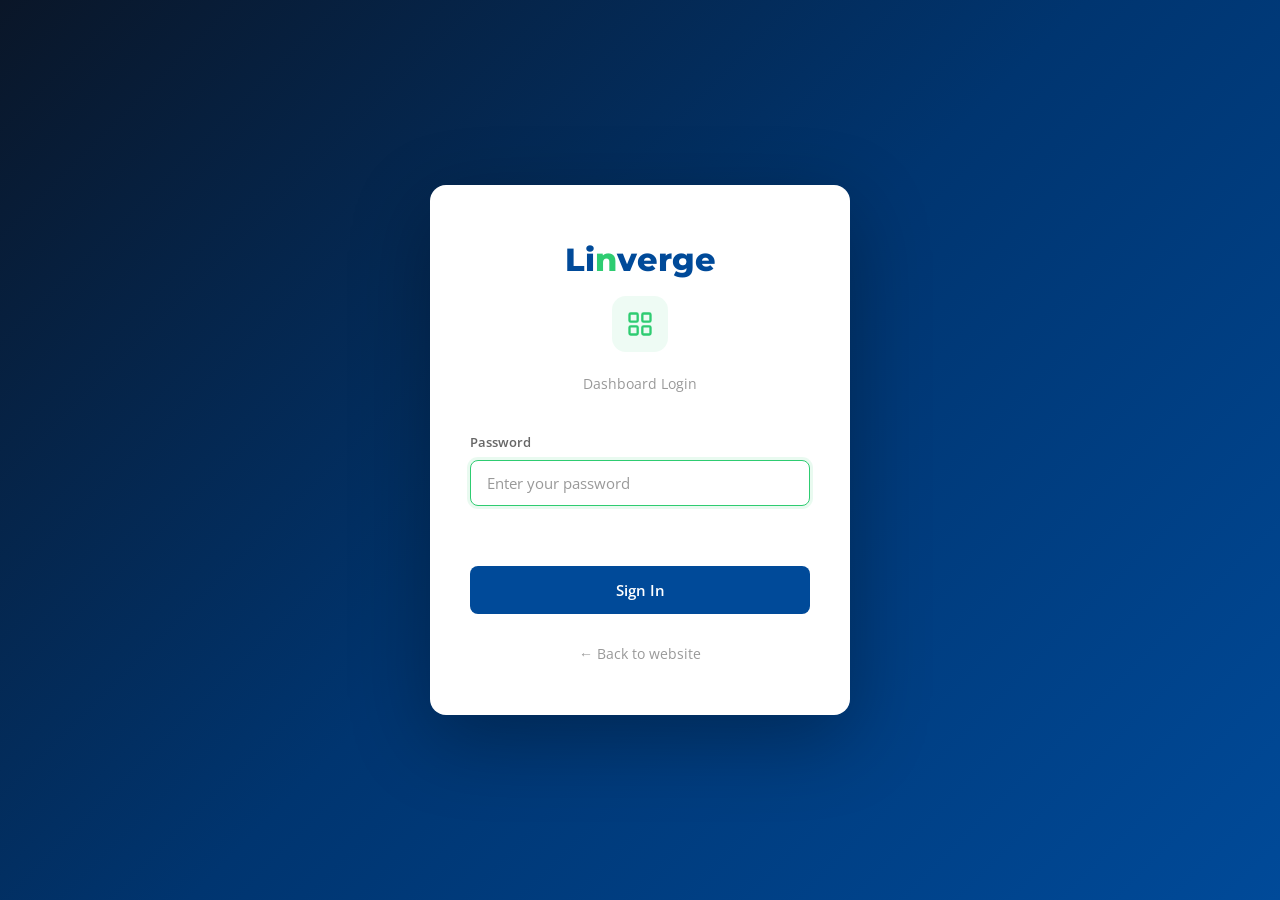
<file: dashboard.html>
<!DOCTYPE html>
<html lang="en">
<head>
    <meta charset="UTF-8">
    <meta name="viewport" content="width=device-width, initial-scale=1.0">
    <title>Dashboard Login - Linverge</title>
    <link href="https://fonts.googleapis.com/css2?family=Montserrat:wght@400;600;700;800&family=Open+Sans:wght@300;400;500;600&display=swap" rel="stylesheet">
    <link rel="stylesheet" href="css/common.css">
    <style>
        .login-wrapper {
            min-height: 100vh;
            display: flex;
            align-items: center;
            justify-content: center;
            background: linear-gradient(135deg, var(--midnight) 0%, var(--primary-dark) 50%, var(--primary) 100%);
            padding: 24px;
        }

        .login-card {
            background: var(--bg-white);
            border-radius: 16px;
            padding: 48px 40px;
            width: 100%;
            max-width: 420px;
            box-shadow: 0 24px 80px rgba(0, 0, 0, 0.3);
            text-align: center;
        }

        .login-logo {
            font-family: 'Montserrat', sans-serif;
            font-size: 32px;
            font-weight: 800;
            color: var(--primary);
            margin-bottom: 8px;
        }

        .login-logo .accent {
            color: var(--tech);
        }

        .login-subtitle {
            font-size: 14px;
            color: var(--text-muted);
            margin-bottom: 36px;
        }

        .login-form {
            display: flex;
            flex-direction: column;
            gap: 20px;
        }

        .form-group {
            text-align: left;
        }

        .form-group label {
            display: block;
            font-size: 13px;
            font-weight: 600;
            color: var(--text-secondary);
            margin-bottom: 6px;
        }

        .form-group input {
            width: 100%;
            padding: 12px 16px;
            border: 1.5px solid var(--border);
            border-radius: 8px;
            font-size: 15px;
            font-family: 'Open Sans', sans-serif;
            color: var(--text-primary);
            transition: var(--transition);
            outline: none;
        }

        .form-group input:focus {
            border-color: var(--tech);
            box-shadow: 0 0 0 3px rgba(46, 204, 113, 0.1);
        }

        .form-group input::placeholder {
            color: var(--text-muted);
        }

        .login-btn {
            width: 100%;
            padding: 14px;
            background: var(--primary);
            color: #fff;
            border: none;
            border-radius: 8px;
            font-size: 15px;
            font-weight: 600;
            font-family: 'Open Sans', sans-serif;
            cursor: pointer;
            transition: var(--transition);
            margin-top: 4px;
        }

        .login-btn:hover {
            background: var(--primary-dark);
            transform: translateY(-1px);
            box-shadow: 0 4px 16px rgba(0, 74, 153, 0.3);
        }

        .login-btn:active {
            transform: translateY(0);
        }

        .login-error {
            color: #e74c3c;
            font-size: 13px;
            min-height: 20px;
            margin-top: -4px;
        }

        .login-back {
            display: inline-block;
            margin-top: 28px;
            font-size: 14px;
            color: var(--text-muted);
            text-decoration: none;
            transition: var(--transition);
        }

        .login-back:hover {
            color: var(--primary);
        }

        .login-icon {
            width: 56px;
            height: 56px;
            margin: 0 auto 20px;
            background: var(--tech-soft);
            border-radius: 14px;
            display: flex;
            align-items: center;
            justify-content: center;
        }

        .login-icon svg {
            width: 28px;
            height: 28px;
            stroke: var(--tech);
            fill: none;
            stroke-width: 2;
            stroke-linecap: round;
            stroke-linejoin: round;
        }

        @media (max-width: 480px) {
            .login-card {
                padding: 36px 24px;
            }
            .login-logo {
                font-size: 28px;
            }
        }
    </style>
</head>
<body>
    <div class="login-wrapper">
        <div class="login-card">
            <div class="login-logo">Li<span class="accent">n</span>verge</div>
            <div class="login-icon">
                <svg viewBox="0 0 24 24">
                    <rect x="3" y="3" width="7" height="7" rx="1"/>
                    <rect x="14" y="3" width="7" height="7" rx="1"/>
                    <rect x="3" y="14" width="7" height="7" rx="1"/>
                    <rect x="14" y="14" width="7" height="7" rx="1"/>
                </svg>
            </div>
            <p class="login-subtitle">Dashboard Login</p>
            <form class="login-form" id="loginForm" onsubmit="return handleLogin(event)">
                <div class="form-group">
                    <label for="password">Password</label>
                    <input type="password" id="password" name="password" placeholder="Enter your password" autofocus>
                </div>
                <div class="login-error" id="loginError"></div>
                <button type="submit" class="login-btn">Sign In</button>
            </form>
            <a href="index.html" class="login-back">&larr; Back to website</a>
        </div>
    </div>

    <script>
        function handleLogin(e) {
            e.preventDefault();
            const pwd = document.getElementById('password').value;
            const errorEl = document.getElementById('loginError');

            if (!pwd) {
                errorEl.textContent = 'Please enter your password.';
                return false;
            }

            // Simple password check — replace with your actual password
            if (pwd === 'linverge2026') {
                errorEl.textContent = '';
                // Redirect to dashboard (placeholder)
                window.location.href = 'dashboard-main.html';
                return false;
            } else {
                errorEl.textContent = 'Incorrect password. Please try again.';
                return false;
            }
        }
    </script>
</body>
</html>
</file>
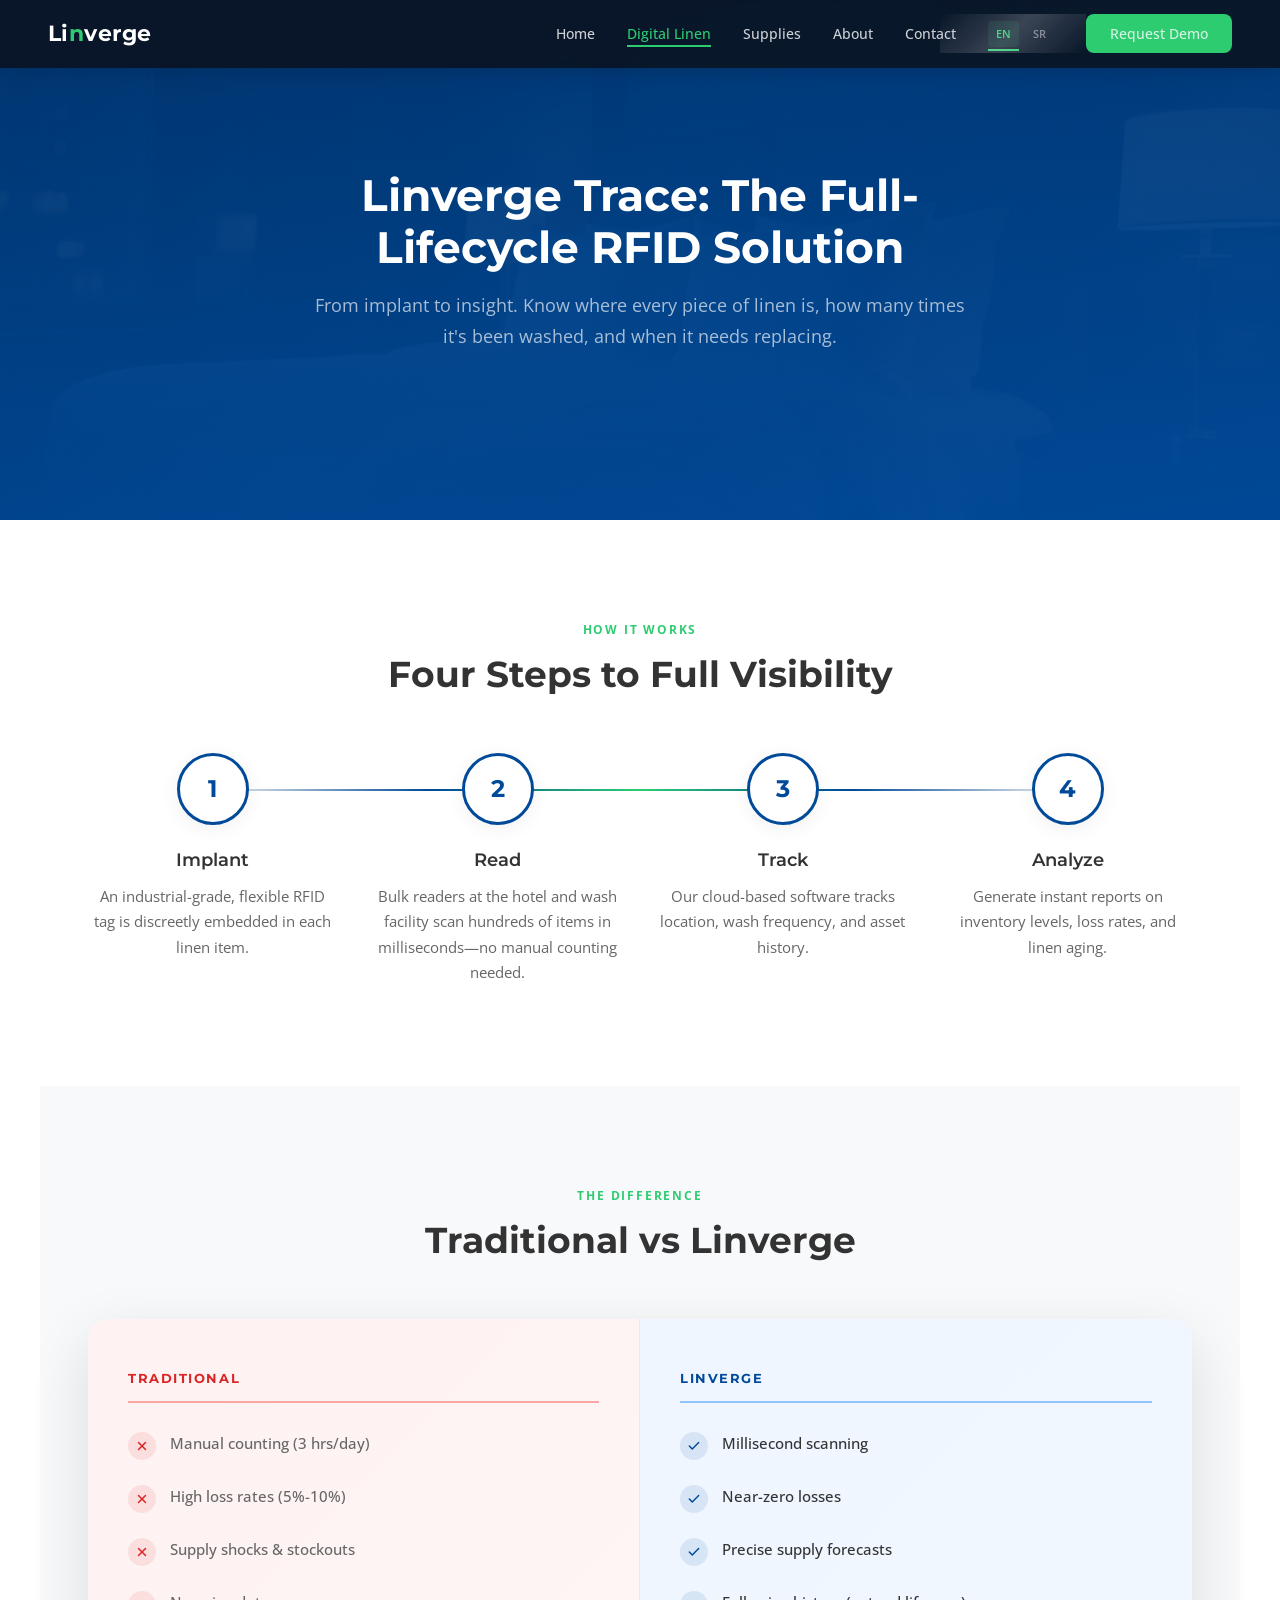
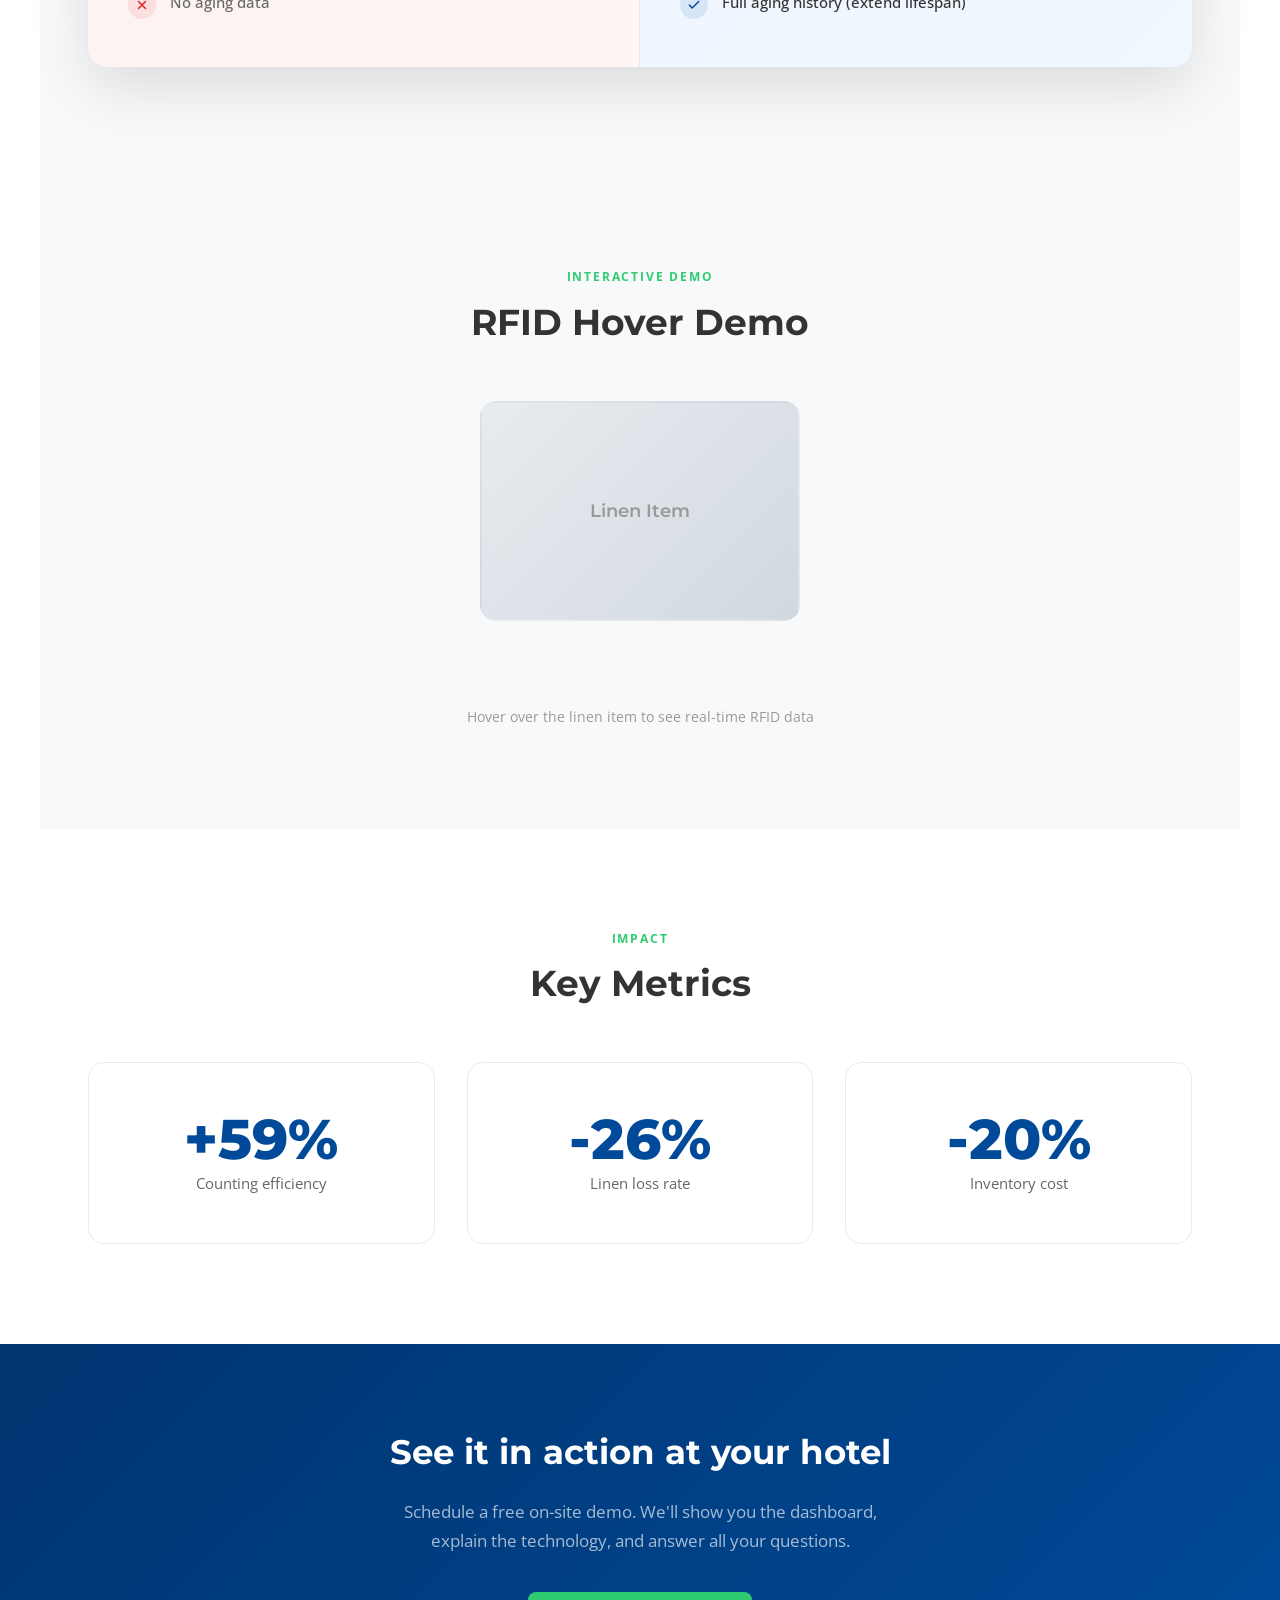
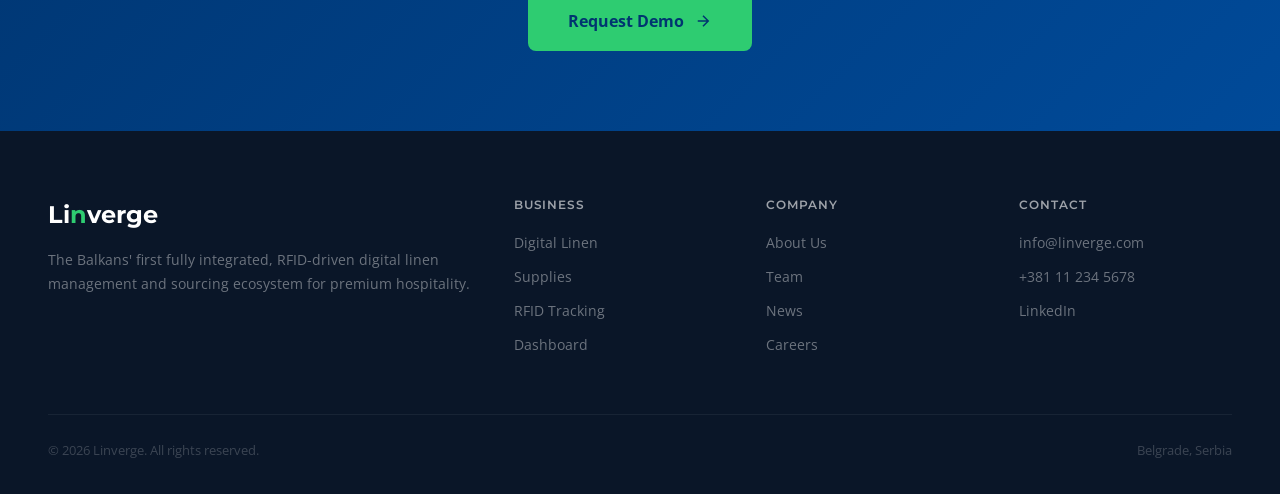
<file: digital-linen.html>
<!DOCTYPE html>
<html lang="en">
<head>
    <meta charset="UTF-8">
    <meta name="viewport" content="width=device-width, initial-scale=1.0">
    <title>Digital Linen Management - Linverge</title>
    <link rel="preconnect" href="https://fonts.googleapis.com">
    <link rel="preconnect" href="https://fonts.gstatic.com" crossorigin>
    <link href="https://fonts.googleapis.com/css2?family=Montserrat:wght@400;500;600;700;800&family=Open+Sans:wght@300;400;500;600&display=swap" rel="stylesheet">
    <link rel="stylesheet" href="css/common.css">
    <style>
        /* ===== Page Hero ===== */
        .page-hero {
            position: relative;
            height: 520px;
            display: flex;
            align-items: center;
            justify-content: center;
            text-align: center;
            background: linear-gradient(135deg, var(--primary-dark), var(--primary));
            overflow: hidden;
        }
        .page-hero::before {
            content: '';
            position: absolute;
            inset: 0;
            background: url('hero-bg.jpg') center/cover no-repeat;
            opacity: 0.08;
        }
        .page-hero::after {
            content: '';
            position: absolute;
            inset: 0;
            background: linear-gradient(180deg, rgba(0, 53, 112, 0.5) 0%, rgba(0, 74, 153, 0.7) 100%);
            z-index: 1;
        }
        .page-hero-content {
            position: relative;
            z-index: 2;
            max-width: 720px;
            padding: 0 24px;
        }
        .page-hero h1 {
            font-family: 'Montserrat', sans-serif;
            font-size: 44px;
            font-weight: 700;
            color: #fff;
            margin-bottom: 16px;
            line-height: 1.2;
            text-wrap: balance;
            overflow-wrap: break-word;
            word-break: break-word;
        }
        .page-hero p {
            font-size: 18px;
            color: rgba(255,255,255,0.65);
            line-height: 1.7;
        }

        /* ===== Steps Grid (4 columns) ===== */
        .steps-grid {
            display: grid;
            grid-template-columns: repeat(4, 1fr);
            gap: 36px;
            position: relative;
        }
        .steps-grid::before {
            content: '';
            position: absolute;
            top: 36px;
            left: 12%;
            right: 12%;
            height: 2px;
            background: linear-gradient(90deg, var(--border), var(--primary), var(--tech), var(--primary), var(--border));
            z-index: 0;
        }
        .step {
            text-align: center;
            position: relative;
            z-index: 1;
        }
        .step-icon {
            width: 72px;
            height: 72px;
            background: #fff;
            border: 3px solid var(--primary);
            border-radius: 50%;
            display: flex;
            align-items: center;
            justify-content: center;
            margin: 0 auto 20px;
            font-family: 'Montserrat', sans-serif;
            font-size: 24px;
            font-weight: 700;
            color: var(--primary);
            box-shadow: 0 4px 20px var(--shadow);
            transition: var(--transition);
        }
        .step:hover .step-icon {
            border-color: var(--tech);
            color: var(--tech);
            box-shadow: 0 4px 24px var(--tech-glow);
        }
        .step h3 {
            font-family: 'Montserrat', sans-serif;
            font-size: 18px;
            font-weight: 600;
            margin-bottom: 8px;
            color: var(--text-primary);
            overflow-wrap: break-word;
            word-break: break-word;
        }
        .step p {
            font-size: 15px;
            color: var(--text-secondary);
            line-height: 1.7;
        }

        /* ===== Compare Grid (Before vs After) ===== */
        .compare-grid {
            display: grid;
            grid-template-columns: 1fr 1fr;
            gap: 0;
            border-radius: 20px;
            overflow: hidden;
            box-shadow: 0 20px 60px var(--shadow-hover);
        }
        .compare-traditional,
        .compare-linverge {
            padding: 48px 40px;
        }
        .compare-traditional {
            background: linear-gradient(135deg, #fef2f2, #fff5f5);
            border-right: 1px solid var(--border);
        }
        .compare-linverge {
            background: linear-gradient(135deg, #eff6ff, #f0f7ff);
        }
        .compare-column-label {
            font-family: 'Montserrat', sans-serif;
            font-size: 13px;
            font-weight: 700;
            text-transform: uppercase;
            letter-spacing: 0.12em;
            margin-bottom: 28px;
            padding-bottom: 12px;
            border-bottom: 2px solid;
        }
        .compare-traditional .compare-column-label {
            color: #dc2626;
            border-color: #fca5a5;
        }
        .compare-linverge .compare-column-label {
            color: var(--primary);
            border-color: #93c5fd;
        }
        .compare-row {
            display: flex;
            align-items: flex-start;
            gap: 14px;
            margin-bottom: 24px;
            font-size: 15px;
            line-height: 1.6;
        }
        .compare-row:last-child {
            margin-bottom: 0;
        }
        .compare-row-icon {
            flex-shrink: 0;
            width: 28px;
            height: 28px;
            border-radius: 50%;
            display: flex;
            align-items: center;
            justify-content: center;
            margin-top: 1px;
        }
        .compare-traditional .compare-row-icon {
            background: rgba(220, 38, 38, 0.1);
            color: #dc2626;
        }
        .compare-linverge .compare-row-icon {
            background: rgba(0, 74, 153, 0.1);
            color: var(--primary);
        }
        .compare-row-icon svg {
            width: 14px;
            height: 14px;
        }
        .compare-row-text {
            color: var(--text-primary);
            font-weight: 500;
        }
        .compare-traditional .compare-row-text {
            color: var(--text-secondary);
        }

        /* ===== RFID Hover Demo ===== */
        .rfid-demo-section {
            background: var(--bg-light);
        }
        .rfid-demo-wrapper {
            display: flex;
            flex-direction: column;
            align-items: center;
            gap: 20px;
        }
        .rfid-hover {
            position: relative;
            cursor: pointer;
            width: 320px;
            height: 220px;
            background: linear-gradient(135deg, #e8ecf0, #d1d8e0);
            border-radius: 16px;
            display: flex;
            align-items: center;
            justify-content: center;
            transition: var(--transition);
            border: 2px solid transparent;
        }
        .rfid-hover:hover {
            border-color: var(--tech);
            box-shadow: 0 0 30px var(--tech-glow);
        }
        .rfid-hover-label {
            font-family: 'Montserrat', sans-serif;
            font-size: 18px;
            font-weight: 600;
            color: var(--text-muted);
            user-select: none;
        }
        .rfid-hover:hover .rfid-hover-label {
            color: var(--primary);
        }
        .rfid-tooltip {
            position: absolute;
            bottom: calc(100% + 16px);
            left: 50%;
            transform: translateX(-50%) translateY(8px);
            background: var(--primary-dark);
            color: #fff;
            padding: 14px 22px;
            border-radius: 12px;
            font-size: 13px;
            font-weight: 500;
            white-space: nowrap;
            opacity: 0;
            pointer-events: none;
            transition: all 0.3s ease;
            box-shadow: 0 8px 24px rgba(0,0,0,0.25);
            z-index: 10;
        }
        .rfid-tooltip::after {
            content: '';
            position: absolute;
            top: 100%;
            left: 50%;
            transform: translateX(-50%);
            border: 7px solid transparent;
            border-top-color: var(--primary-dark);
        }
        .rfid-hover:hover .rfid-tooltip {
            opacity: 1;
            transform: translateX(-50%) translateY(0);
        }
        .rfid-chip-indicator {
            display: inline-flex;
            align-items: center;
            gap: 8px;
            color: var(--tech);
            font-size: 13px;
            font-weight: 600;
            padding: 8px 18px;
            background: rgba(46, 204, 113, 0.08);
            border-radius: 8px;
            border: 1px solid rgba(46, 204, 113, 0.2);
            opacity: 0;
            transform: translateY(6px);
            transition: all 0.3s ease;
        }
        .rfid-hover:hover ~ .rfid-chip-indicator {
            opacity: 1;
            transform: translateY(0);
        }
        .rfid-chip-indicator svg {
            width: 16px;
            height: 16px;
        }
        .rfid-demo-hint {
            font-size: 14px;
            color: var(--text-muted);
            margin-top: 4px;
        }

        /* ===== Responsive ===== */
        @media (max-width: 1024px) {
            .steps-grid {
                grid-template-columns: repeat(2, 1fr);
                gap: 32px;
            }
            .steps-grid::before {
                display: none;
            }
            .compare-grid {
                grid-template-columns: 1fr;
            }
            .compare-traditional {
                border-right: none;
                border-bottom: 1px solid var(--border);
            }
            .page-hero h1 { font-size: 32px; }
        }
        @media (max-width: 768px) {
            .page-hero { height: 400px; }
            .page-hero h1 { font-size: 28px; }
            .page-hero p { font-size: 16px; }
            .steps-grid {
                grid-template-columns: 1fr;
                gap: 28px;
            }
            .compare-traditional,
            .compare-linverge {
                padding: 32px 24px;
            }
            .rfid-hover {
                width: 260px;
                height: 180px;
            }
            .rfid-tooltip {
                white-space: normal;
                min-width: 200px;
                text-align: center;
            }
        }
    </style>
</head>
<body>

    <!-- NAVIGATION -->
    <nav class="navbar scrolled" id="navbar">
        <a href="index.html" class="nav-logo">Li<span class="accent">n</span>verge</a>
        <ul class="nav-links">
            <li><a href="index.html">Home</a></li>
            <li><a href="digital-linen.html" class="active">Digital Linen</a></li>
            <li><a href="supplies.html">Supplies</a></li>
            <li><a href="about.html">About</a></li>
            <li><a href="contact.html">Contact</a></li>
            <li class="lang-switch">
                <a href="digital-linen.html" class="active">EN</a>
                <a href="sr/digital-linen.html">SR</a>
            </li>
            <li><a href="contact.html" class="nav-cta">Request Demo</a></li>
        </ul>
    </nav>

    <!-- PAGE HERO -->
    <section class="page-hero">
        <div class="page-hero-content">
            <h1>Linverge Trace: The Full-Lifecycle RFID Solution</h1>
            <p>From implant to insight. Know where every piece of linen is, how many times it's been washed, and when it needs replacing.</p>
        </div>
    </section>

    <!-- SECTION 1: HOW IT WORKS -->
    <section class="section">
        <div class="section-header fade-up">
            <p class="section-label">How It Works</p>
            <h2 class="section-title">Four Steps to Full Visibility</h2>
        </div>
        <div class="steps-grid">
            <div class="step fade-up">
                <div class="step-icon">1</div>
                <h3>Implant</h3>
                <p>An industrial-grade, flexible RFID tag is discreetly embedded in each linen item.</p>
            </div>
            <div class="step fade-up">
                <div class="step-icon">2</div>
                <h3>Read</h3>
                <p>Bulk readers at the hotel and wash facility scan hundreds of items in milliseconds&mdash;no manual counting needed.</p>
            </div>
            <div class="step fade-up">
                <div class="step-icon">3</div>
                <h3>Track</h3>
                <p>Our cloud-based software tracks location, wash frequency, and asset history.</p>
            </div>
            <div class="step fade-up">
                <div class="step-icon">4</div>
                <h3>Analyze</h3>
                <p>Generate instant reports on inventory levels, loss rates, and linen aging.</p>
            </div>
        </div>
    </section>

    <!-- SECTION 2: BEFORE VS AFTER -->
    <section class="section" style="background: var(--bg-light);">
        <div class="section-header fade-up">
            <p class="section-label">The Difference</p>
            <h2 class="section-title">Traditional vs Linverge</h2>
        </div>
        <div class="compare-grid fade-up">
            <div class="compare-traditional">
                <div class="compare-column-label">Traditional</div>
                <div class="compare-row">
                    <div class="compare-row-icon">
                        <svg viewBox="0 0 24 24" fill="none" stroke="currentColor" stroke-width="2.5" stroke-linecap="round" stroke-linejoin="round"><line x1="18" y1="6" x2="6" y2="18"/><line x1="6" y1="6" x2="18" y2="18"/></svg>
                    </div>
                    <div class="compare-row-text">Manual counting (3 hrs/day)</div>
                </div>
                <div class="compare-row">
                    <div class="compare-row-icon">
                        <svg viewBox="0 0 24 24" fill="none" stroke="currentColor" stroke-width="2.5" stroke-linecap="round" stroke-linejoin="round"><line x1="18" y1="6" x2="6" y2="18"/><line x1="6" y1="6" x2="18" y2="18"/></svg>
                    </div>
                    <div class="compare-row-text">High loss rates (5%-10%)</div>
                </div>
                <div class="compare-row">
                    <div class="compare-row-icon">
                        <svg viewBox="0 0 24 24" fill="none" stroke="currentColor" stroke-width="2.5" stroke-linecap="round" stroke-linejoin="round"><line x1="18" y1="6" x2="6" y2="18"/><line x1="6" y1="6" x2="18" y2="18"/></svg>
                    </div>
                    <div class="compare-row-text">Supply shocks &amp; stockouts</div>
                </div>
                <div class="compare-row">
                    <div class="compare-row-icon">
                        <svg viewBox="0 0 24 24" fill="none" stroke="currentColor" stroke-width="2.5" stroke-linecap="round" stroke-linejoin="round"><line x1="18" y1="6" x2="6" y2="18"/><line x1="6" y1="6" x2="18" y2="18"/></svg>
                    </div>
                    <div class="compare-row-text">No aging data</div>
                </div>
            </div>
            <div class="compare-linverge">
                <div class="compare-column-label">Linverge</div>
                <div class="compare-row">
                    <div class="compare-row-icon">
                        <svg viewBox="0 0 24 24" fill="none" stroke="currentColor" stroke-width="2.5" stroke-linecap="round" stroke-linejoin="round"><polyline points="20 6 9 17 4 12"/></svg>
                    </div>
                    <div class="compare-row-text">Millisecond scanning</div>
                </div>
                <div class="compare-row">
                    <div class="compare-row-icon">
                        <svg viewBox="0 0 24 24" fill="none" stroke="currentColor" stroke-width="2.5" stroke-linecap="round" stroke-linejoin="round"><polyline points="20 6 9 17 4 12"/></svg>
                    </div>
                    <div class="compare-row-text">Near-zero losses</div>
                </div>
                <div class="compare-row">
                    <div class="compare-row-icon">
                        <svg viewBox="0 0 24 24" fill="none" stroke="currentColor" stroke-width="2.5" stroke-linecap="round" stroke-linejoin="round"><polyline points="20 6 9 17 4 12"/></svg>
                    </div>
                    <div class="compare-row-text">Precise supply forecasts</div>
                </div>
                <div class="compare-row">
                    <div class="compare-row-icon">
                        <svg viewBox="0 0 24 24" fill="none" stroke="currentColor" stroke-width="2.5" stroke-linecap="round" stroke-linejoin="round"><polyline points="20 6 9 17 4 12"/></svg>
                    </div>
                    <div class="compare-row-text">Full aging history (extend lifespan)</div>
                </div>
            </div>
        </div>
    </section>

    <!-- SECTION 3: RFID HOVER DEMO -->
    <section class="section rfid-demo-section">
        <div class="section-header fade-up">
            <p class="section-label">Interactive Demo</p>
            <h2 class="section-title">RFID Hover Demo</h2>
        </div>
        <div class="rfid-demo-wrapper fade-up">
            <div class="rfid-hover">
                <div class="rfid-tooltip">Washed: 45 times | Location: Laundry facility</div>
                <span class="rfid-hover-label">Linen Item</span>
            </div>
            <div class="rfid-chip-indicator">
                <svg viewBox="0 0 24 24" fill="none" stroke="currentColor" stroke-width="2" stroke-linecap="round" stroke-linejoin="round">
                    <rect x="6" y="6" width="12" height="12" rx="2"/>
                    <line x1="9" y1="1" x2="9" y2="6"/>
                    <line x1="15" y1="1" x2="15" y2="6"/>
                    <line x1="9" y1="18" x2="9" y2="23"/>
                    <line x1="15" y1="18" x2="15" y2="23"/>
                    <line x1="1" y1="9" x2="6" y2="9"/>
                    <line x1="1" y1="15" x2="6" y2="15"/>
                    <line x1="18" y1="9" x2="23" y2="9"/>
                    <line x1="18" y1="15" x2="23" y2="15"/>
                    <circle cx="12" cy="12" r="2"/>
                </svg>
                RFID Active
            </div>
            <p class="rfid-demo-hint">Hover over the linen item to see real-time RFID data</p>
        </div>
    </section>

    <!-- SECTION 4: KEY METRICS -->
    <section class="section">
        <div class="section-header fade-up">
            <p class="section-label">Impact</p>
            <h2 class="section-title">Key Metrics</h2>
        </div>
        <div class="metrics-grid fade-up">
            <div class="metric-card">
                <div class="metric-number">+<span class="counter" data-target="90">0</span>%</div>
                <div class="metric-label">Counting efficiency</div>
            </div>
            <div class="metric-card">
                <div class="metric-number">-<span class="counter" data-target="40">0</span>%</div>
                <div class="metric-label">Linen loss rate</div>
            </div>
            <div class="metric-card">
                <div class="metric-number">-<span class="counter" data-target="30">0</span>%</div>
                <div class="metric-label">Inventory cost</div>
            </div>
        </div>
    </section>

    <!-- SECTION 5: CTA -->
    <section class="cta-section">
        <h2 class="fade-up">See it in action at your hotel</h2>
        <p class="fade-up">Schedule a free on-site demo. We'll show you the dashboard, explain the technology, and answer all your questions.</p>
        <a href="contact.html" class="cta-btn fade-up">
            Request Demo
            <svg width="18" height="18" viewBox="0 0 24 24" fill="none" stroke="currentColor" stroke-width="2"><path d="M5 12h14M12 5l7 7-7 7"/></svg>
        </a>
    </section>

    <!-- FOOTER -->
    <footer class="footer">
        <div class="footer-grid">
            <div class="footer-brand">
                <div class="logo">Li<span class="accent">n</span>verge</div>
                <p>The Balkans' first fully integrated, RFID-driven digital linen management and sourcing ecosystem for premium hospitality.</p>
            </div>
            <div class="footer-col">
                <h4>Business</h4>
                <a href="digital-linen.html">Digital Linen</a>
                <a href="supplies.html">Supplies</a>
                <a href="digital-linen.html">RFID Tracking</a>
                <a href="dashboard.html">Dashboard</a>
            </div>
            <div class="footer-col">
                <h4>Company</h4>
                <a href="about.html">About Us</a>
                <a href="about.html">Team</a>
                <a href="about.html">News</a>
                <a href="about.html">Careers</a>
            </div>
            <div class="footer-col">
                <h4>Contact</h4>
                <a href="mailto:info@linverge.com">info@linverge.com</a>
                <a href="tel:+381112345678">+381 11 234 5678</a>
                <a href="#">LinkedIn</a>
            </div>
        </div>
        <div class="footer-bottom">
            <p><a href="zh/digital-linen.html" class="footer-copyright-link">&copy; 2026 Linverge. All rights reserved.</a></p>
            <p>Belgrade, Serbia</p>
        </div>
    </footer>

    <script>
        // IntersectionObserver for .fade-up animations
        const fadeObserver = new IntersectionObserver((entries) => {
            entries.forEach(entry => {
                if (entry.isIntersecting) {
                    entry.target.classList.add('visible');
                }
            });
        }, { threshold: 0.1 });

        document.querySelectorAll('.fade-up').forEach(el => fadeObserver.observe(el));

        // Counter animation
        const counterObserver = new IntersectionObserver((entries) => {
            entries.forEach(entry => {
                if (entry.isIntersecting) {
                    const counter = entry.target;
                    const target = parseInt(counter.getAttribute('data-target'));
                    const duration = 2000;
                    const startTime = performance.now();

                    const animate = (currentTime) => {
                        const elapsed = currentTime - startTime;
                        const progress = Math.min(elapsed / duration, 1);
                        const eased = 1 - Math.pow(1 - progress, 3);
                        const current = Math.round(eased * target);
                        counter.textContent = current;

                        if (progress < 1) {
                            requestAnimationFrame(animate);
                        } else {
                            counter.textContent = target;
                        }
                    };

                    requestAnimationFrame(animate);
                    counterObserver.unobserve(counter);
                }
            });
        }, { threshold: 0.5 });

        document.querySelectorAll('.counter').forEach(el => counterObserver.observe(el));
    </script>

</body>
</html>
</file>
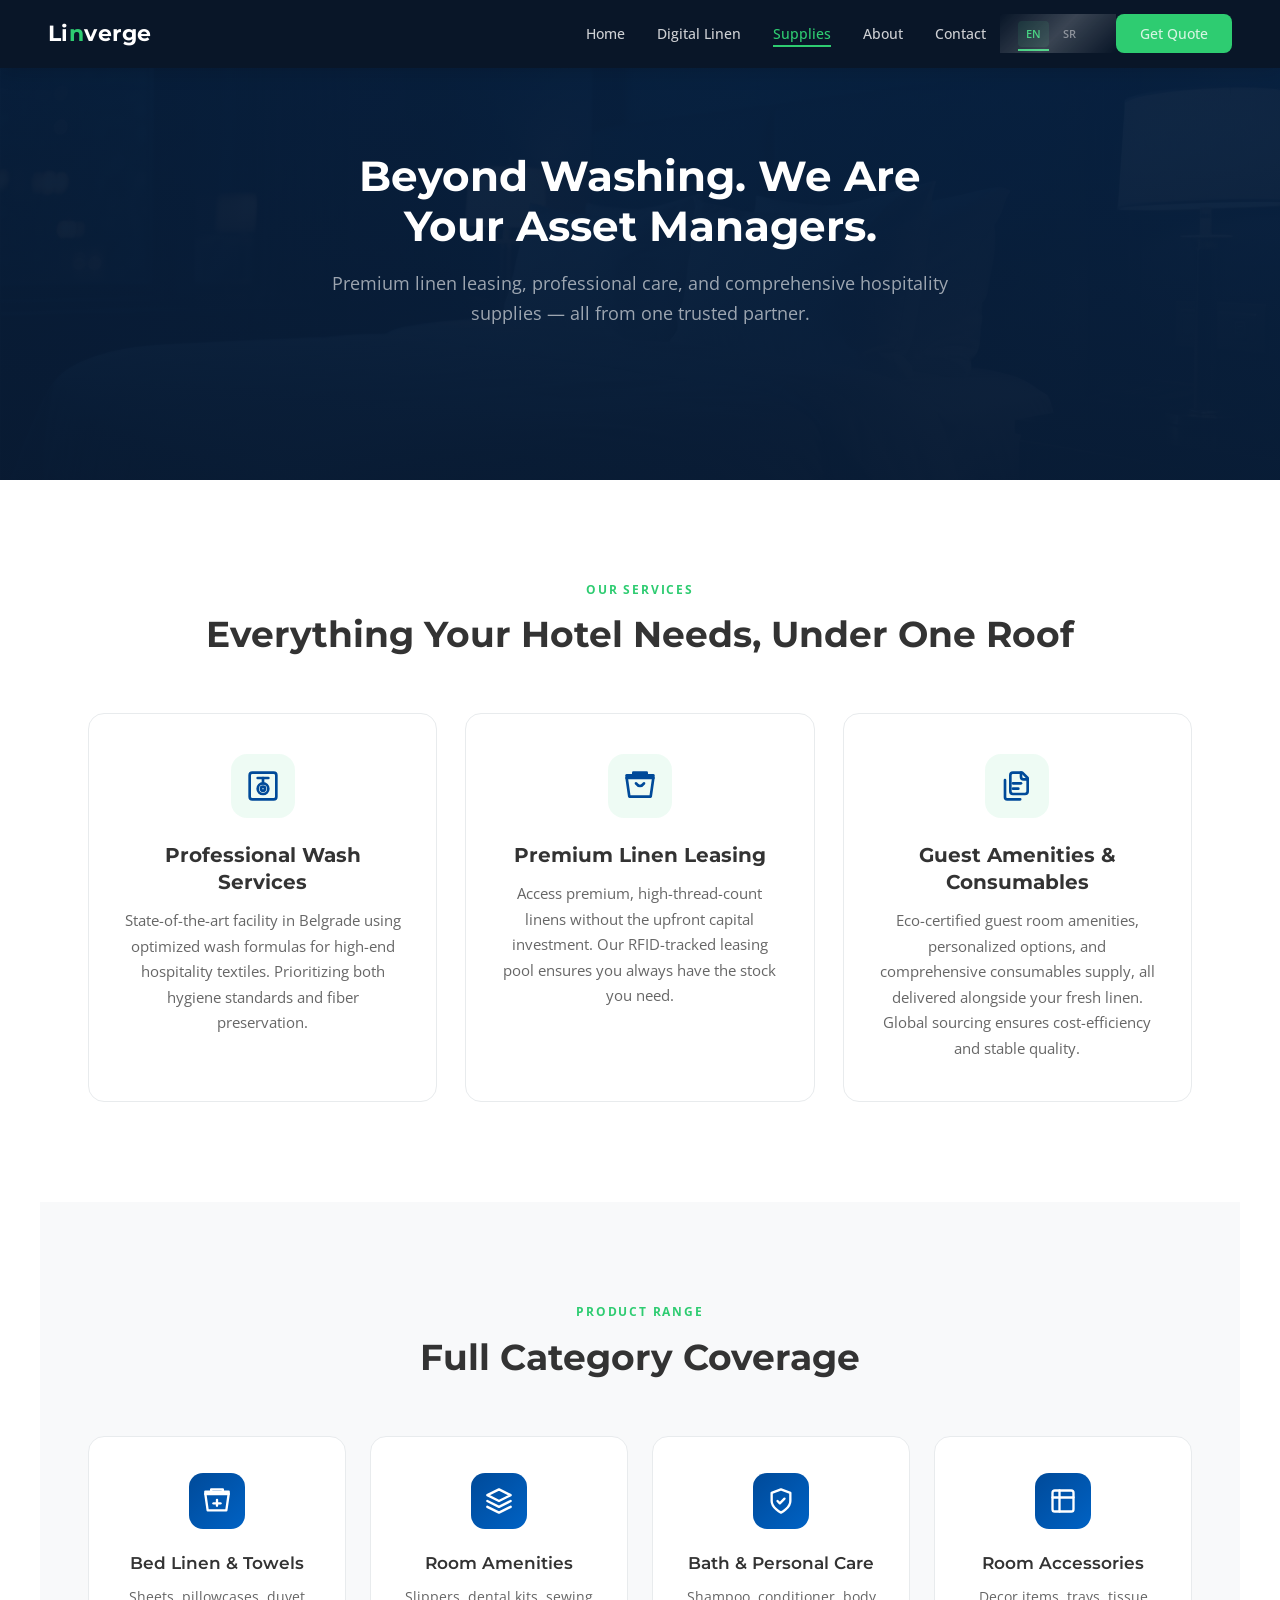
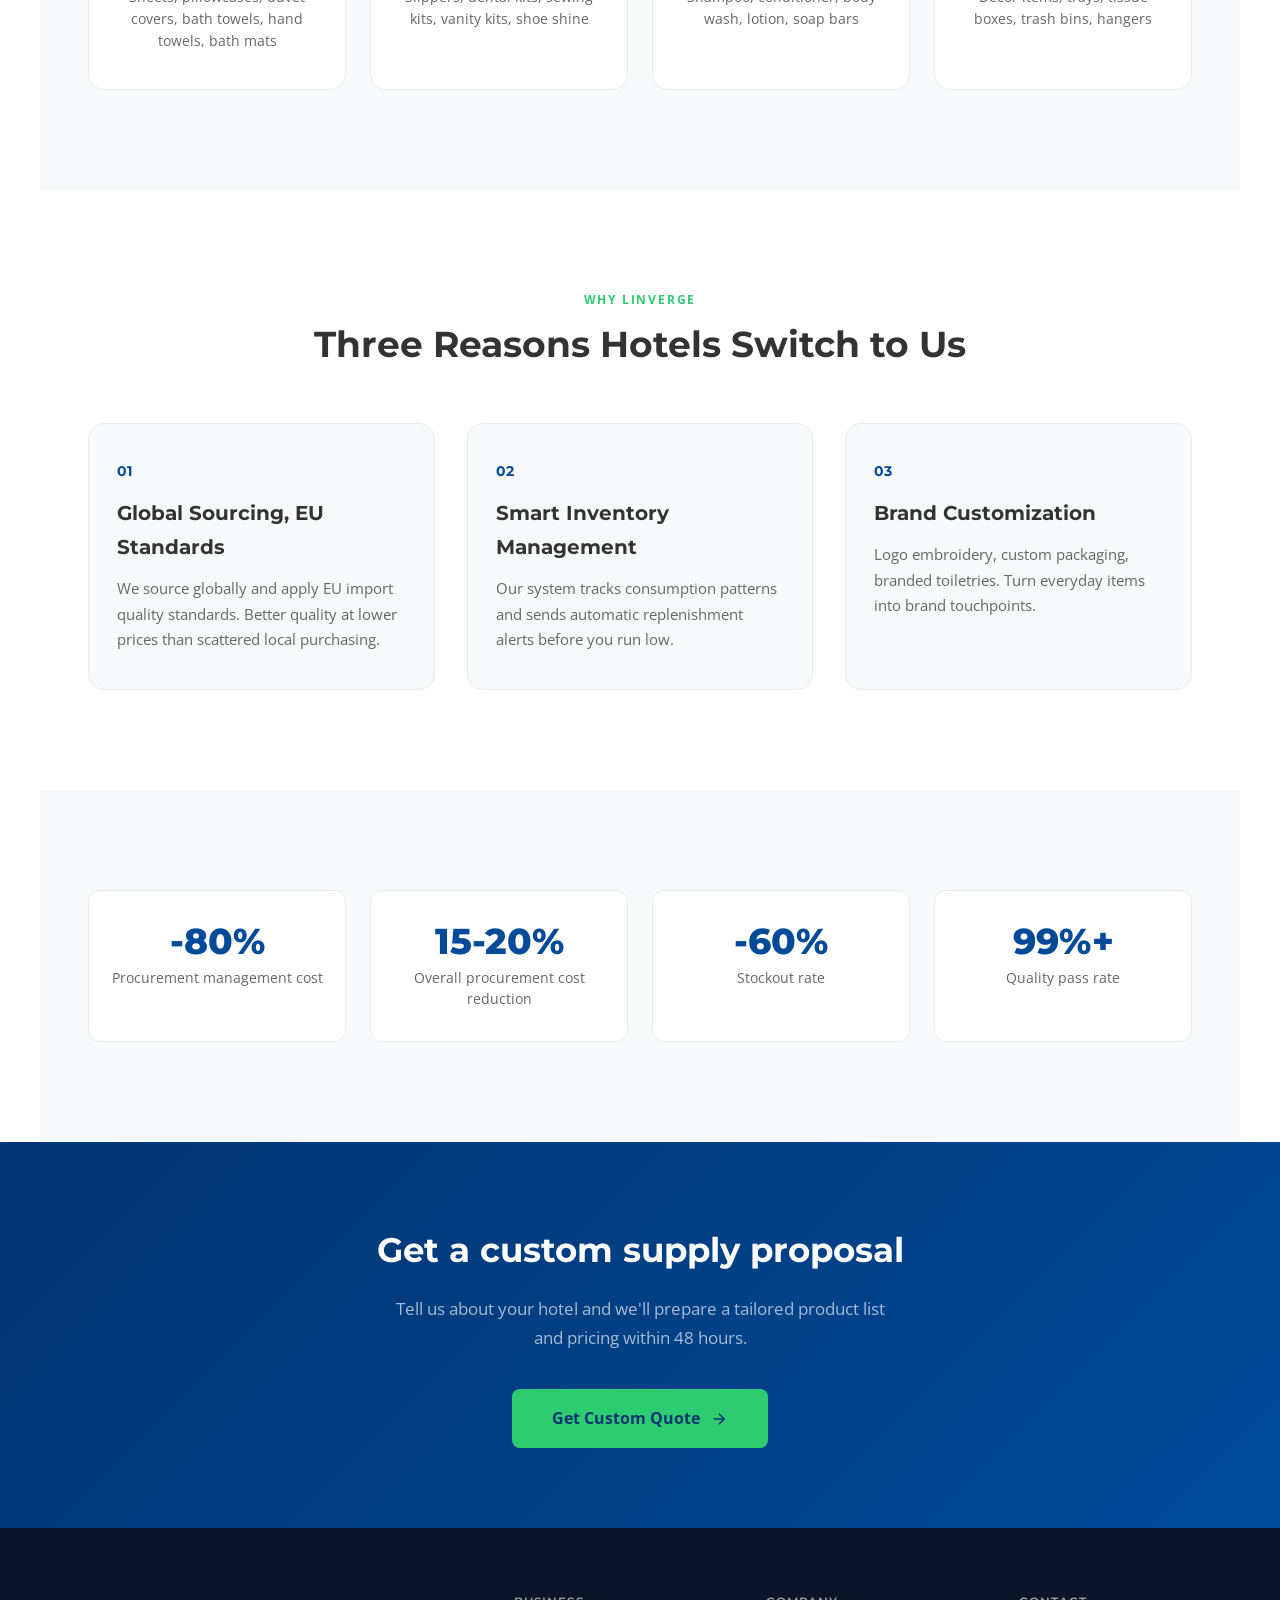
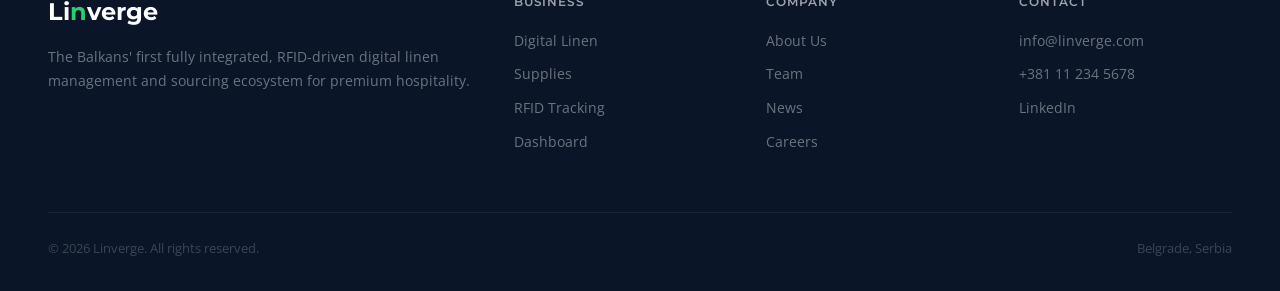
<file: supplies.html>
<!DOCTYPE html>
<html lang="en">
<head>
    <meta charset="UTF-8">
    <meta name="viewport" content="width=device-width, initial-scale=1.0">
    <title>Hotel Supplies - Linverge</title>
    <link rel="preconnect" href="https://fonts.googleapis.com">
    <link rel="preconnect" href="https://fonts.gstatic.com" crossorigin>
    <link href="https://fonts.googleapis.com/css2?family=Montserrat:wght@400;500;600;700;800&family=Open+Sans:wght@300;400;500;600&display=swap" rel="stylesheet">
    <link rel="stylesheet" href="css/common.css">
    <style>
        /* ===== SERVICE PILLARS ===== */
        .service-grid {
            display: grid;
            grid-template-columns: repeat(3, 1fr);
            gap: 28px;
        }
        .service-card {
            background: var(--bg-white);
            border: 1px solid var(--border);
            border-radius: 16px;
            padding: 40px 32px;
            text-align: center;
            transition: var(--transition);
            position: relative;
            overflow: hidden;
        }
        .service-card::before {
            content: '';
            position: absolute;
            top: 0; left: 0;
            width: 100%; height: 3px;
            background: linear-gradient(90deg, var(--primary), var(--tech));
            transform: scaleX(0);
            transform-origin: left;
            transition: transform 0.4s ease;
        }
        .service-card:hover {
            box-shadow: 0 16px 48px var(--shadow-hover);
            transform: translateY(-6px);
            border-color: transparent;
        }
        .service-card:hover::before {
            transform: scaleX(1);
        }
        .service-icon {
            width: 64px; height: 64px;
            background: var(--tech-soft);
            border-radius: 16px;
            display: flex;
            align-items: center;
            justify-content: center;
            margin: 0 auto 24px;
        }
        .service-card h3 {
            font-family: 'Montserrat', sans-serif;
            font-size: 20px;
            font-weight: 700;
            color: var(--text-primary);
            margin-bottom: 12px;
            overflow-wrap: break-word;
            word-break: break-word;
            line-height: 1.35;
        }
        .service-card p {
            font-size: 15px;
            color: var(--text-secondary);
            line-height: 1.7;
        }

        /* ===== SUPPLY CATEGORIES ===== */
        .cat-grid {
            display: grid;
            grid-template-columns: repeat(4, 1fr);
            gap: 24px;
        }
        .cat-card {
            background: var(--bg-white);
            border: 1px solid var(--border);
            border-radius: 16px;
            padding: 36px 24px;
            text-align: center;
            transition: var(--transition);
        }
        .cat-card:hover {
            box-shadow: 0 12px 40px var(--shadow-hover);
            transform: translateY(-4px);
            border-color: transparent;
        }
        .cat-icon {
            width: 56px; height: 56px;
            background: linear-gradient(135deg, var(--primary), var(--primary-light));
            border-radius: 14px;
            display: flex;
            align-items: center;
            justify-content: center;
            margin: 0 auto 20px;
        }
        .cat-card h3 {
            font-family: 'Montserrat', sans-serif;
            font-size: 17px;
            font-weight: 600;
            margin-bottom: 8px;
            overflow-wrap: break-word;
            word-break: break-word;
        }
        .cat-card p {
            font-size: 14px;
            color: var(--text-secondary);
            line-height: 1.6;
        }

        /* ===== KEY ADVANTAGES ===== */
        .adv-grid {
            display: grid;
            grid-template-columns: repeat(3, 1fr);
            gap: 32px;
        }
        .adv-card {
            padding: 36px 28px;
            background: var(--bg-light);
            border-radius: 16px;
            border: 1px solid var(--border);
            transition: var(--transition);
        }
        .adv-card:hover {
            box-shadow: 0 12px 40px var(--shadow-hover);
            transform: translateY(-4px);
        }
        .adv-card .adv-num {
            font-family: 'Montserrat', sans-serif;
            font-size: 14px;
            font-weight: 700;
            color: var(--primary);
            margin-bottom: 12px;
        }
        .adv-card h3 {
            font-family: 'Montserrat', sans-serif;
            font-size: 20px;
            font-weight: 700;
            margin-bottom: 12px;
            overflow-wrap: break-word;
            word-break: break-word;
        }
        .adv-card p {
            font-size: 15px;
            color: var(--text-secondary);
            line-height: 1.7;
        }

        /* ===== DATA HIGHLIGHTS ===== */
        .data-grid {
            display: grid;
            grid-template-columns: repeat(4, 1fr);
            gap: 24px;
        }
        .data-card {
            text-align: center;
            padding: 32px 20px;
            background: var(--bg-white);
            border: 1px solid var(--border);
            border-radius: 12px;
            transition: var(--transition);
        }
        .data-card:hover {
            box-shadow: 0 8px 30px var(--shadow-hover);
            transform: translateY(-2px);
        }
        .data-card .data-num {
            font-family: 'Montserrat', sans-serif;
            font-size: 36px;
            font-weight: 800;
            color: var(--primary);
            line-height: 1;
            margin-bottom: 8px;
        }
        .data-card .data-label {
            font-size: 14px;
            color: var(--text-secondary);
            line-height: 1.5;
        }

        /* ===== RESPONSIVE ===== */
        @media (max-width: 1024px) {
            .service-grid { grid-template-columns: 1fr; }
            .cat-grid { grid-template-columns: repeat(2, 1fr); }
            .adv-grid { grid-template-columns: 1fr; }
            .data-grid { grid-template-columns: repeat(2, 1fr); }
        }
        @media (max-width: 768px) {
            .cat-grid { grid-template-columns: 1fr; }
            .data-grid { grid-template-columns: 1fr; }
        }
    </style>
</head>
<body>

    <!-- NAVIGATION -->
    <nav class="navbar scrolled" id="navbar">
        <a href="index.html" class="nav-logo">Li<span class="accent">n</span>verge</a>
        <ul class="nav-links">
            <li><a href="index.html">Home</a></li>
            <li><a href="digital-linen.html">Digital Linen</a></li>
            <li><a href="supplies.html" class="active">Supplies</a></li>
            <li><a href="about.html">About</a></li>
            <li><a href="contact.html">Contact</a></li>
            <li class="lang-switch">
                <a href="supplies.html" class="active">EN</a>
                <a href="sr/supplies.html">SR</a>
            </li>
            <li><a href="contact.html" class="nav-cta">Get Quote</a></li>
        </ul>
    </nav>

    <!-- PAGE HERO -->
    <section class="page-hero">
        <div class="page-hero-content">
            <h1>Beyond Washing. We Are Your Asset Managers.</h1>
            <p>Premium linen leasing, professional care, and comprehensive hospitality supplies &mdash; all from one trusted partner.</p>
        </div>
    </section>

    <!-- SECTION 1: THREE SERVICE PILLARS -->
    <section class="section">
        <div class="section-header fade-up">
            <p class="section-label">Our Services</p>
            <h2 class="section-title">Everything Your Hotel Needs, Under One Roof</h2>
        </div>
        <div class="service-grid">
            <div class="service-card fade-up">
                <div class="service-icon">
                    <svg width="32" height="32" viewBox="0 0 24 24" fill="none" stroke="var(--primary)" stroke-width="2" stroke-linecap="round" stroke-linejoin="round">
                        <rect x="2" y="2" width="20" height="20" rx="2"/>
                        <circle cx="12" cy="14" r="4"/>
                        <circle cx="12" cy="14" r="1.5"/>
                        <line x1="12" y1="6" x2="12" y2="10"/>
                        <line x1="8" y1="6" x2="16" y2="6"/>
                    </svg>
                </div>
                <h3>Professional Wash Services</h3>
                <p>State-of-the-art facility in Belgrade using optimized wash formulas for high-end hospitality textiles. Prioritizing both hygiene standards and fiber preservation.</p>
            </div>
            <div class="service-card fade-up">
                <div class="service-icon">
                    <svg width="32" height="32" viewBox="0 0 24 24" fill="none" stroke="var(--primary)" stroke-width="2" stroke-linecap="round" stroke-linejoin="round">
                        <path d="M2 4h20v2H2z"/>
                        <path d="M2 6l2 14h16l2-14"/>
                        <path d="M9 10c0 0 1.5 2 3 2s3-2 3-2"/>
                        <path d="M7 4V2h10v2"/>
                    </svg>
                </div>
                <h3>Premium Linen Leasing</h3>
                <p>Access premium, high-thread-count linens without the upfront capital investment. Our RFID-tracked leasing pool ensures you always have the stock you need.</p>
            </div>
            <div class="service-card fade-up">
                <div class="service-icon">
                    <svg width="32" height="32" viewBox="0 0 24 24" fill="none" stroke="var(--primary)" stroke-width="2" stroke-linecap="round" stroke-linejoin="round">
                        <path d="M20 7h-3a2 2 0 0 1-2-2V2"/>
                        <path d="M9 18a2 2 0 0 1-2-2V4a2 2 0 0 1 2-2h7l4 4v10a2 2 0 0 1-2 2H9z"/>
                        <path d="M3 7.6v12.8A1.6 1.6 0 0 0 4.6 22h9.8"/>
                        <line x1="9" y1="10" x2="15" y2="10"/>
                        <line x1="9" y1="14" x2="13" y2="14"/>
                    </svg>
                </div>
                <h3>Guest Amenities &amp; Consumables</h3>
                <p>Eco-certified guest room amenities, personalized options, and comprehensive consumables supply, all delivered alongside your fresh linen. Global sourcing ensures cost-efficiency and stable quality.</p>
            </div>
        </div>
    </section>

    <!-- SECTION 2: SUPPLY CATEGORIES -->
    <section class="section" style="background: var(--bg-light);">
        <div class="section-header fade-up">
            <p class="section-label">Product Range</p>
            <h2 class="section-title">Full Category Coverage</h2>
        </div>
        <div class="cat-grid">
            <div class="cat-card fade-up">
                <div class="cat-icon">
                    <svg width="28" height="28" viewBox="0 0 24 24" fill="none" stroke="#fff" stroke-width="2" stroke-linecap="round" stroke-linejoin="round">
                        <path d="M2 4h20v2H2z"/>
                        <path d="M2 6l2 14h16l2-14"/>
                        <path d="M7 4V2h10v2"/>
                        <path d="M12 11v5"/>
                        <path d="M9 14h6"/>
                    </svg>
                </div>
                <h3>Bed Linen &amp; Towels</h3>
                <p>Sheets, pillowcases, duvet covers, bath towels, hand towels, bath mats</p>
            </div>
            <div class="cat-card fade-up">
                <div class="cat-icon">
                    <svg width="28" height="28" viewBox="0 0 24 24" fill="none" stroke="#fff" stroke-width="2" stroke-linecap="round" stroke-linejoin="round">
                        <path d="M12 2L2 7l10 5 10-5-10-5z"/>
                        <path d="M2 17l10 5 10-5"/>
                        <path d="M2 12l10 5 10-5"/>
                    </svg>
                </div>
                <h3>Room Amenities</h3>
                <p>Slippers, dental kits, sewing kits, vanity kits, shoe shine</p>
            </div>
            <div class="cat-card fade-up">
                <div class="cat-icon">
                    <svg width="28" height="28" viewBox="0 0 24 24" fill="none" stroke="#fff" stroke-width="2" stroke-linecap="round" stroke-linejoin="round">
                        <path d="M12 22s8-4 8-10V5l-8-3-8 3v7c0 6 8 10 8 10z"/>
                        <path d="M9 12l2 2 4-4"/>
                    </svg>
                </div>
                <h3>Bath &amp; Personal Care</h3>
                <p>Shampoo, conditioner, body wash, lotion, soap bars</p>
            </div>
            <div class="cat-card fade-up">
                <div class="cat-icon">
                    <svg width="28" height="28" viewBox="0 0 24 24" fill="none" stroke="#fff" stroke-width="2" stroke-linecap="round" stroke-linejoin="round">
                        <rect x="3" y="3" width="18" height="18" rx="2"/>
                        <path d="M3 9h18"/>
                        <path d="M9 3v18"/>
                    </svg>
                </div>
                <h3>Room Accessories</h3>
                <p>Decor items, trays, tissue boxes, trash bins, hangers</p>
            </div>
        </div>
    </section>

    <!-- SECTION 3: KEY ADVANTAGES -->
    <section class="section">
        <div class="section-header fade-up">
            <p class="section-label">Why Linverge</p>
            <h2 class="section-title">Three Reasons Hotels Switch to Us</h2>
        </div>
        <div class="adv-grid">
            <div class="adv-card fade-up">
                <div class="adv-num">01</div>
                <h3>Global Sourcing, EU Standards</h3>
                <p>We source globally and apply EU import quality standards. Better quality at lower prices than scattered local purchasing.</p>
            </div>
            <div class="adv-card fade-up">
                <div class="adv-num">02</div>
                <h3>Smart Inventory Management</h3>
                <p>Our system tracks consumption patterns and sends automatic replenishment alerts before you run low.</p>
            </div>
            <div class="adv-card fade-up">
                <div class="adv-num">03</div>
                <h3>Brand Customization</h3>
                <p>Logo embroidery, custom packaging, branded toiletries. Turn everyday items into brand touchpoints.</p>
            </div>
        </div>
    </section>

    <!-- SECTION 4: DATA HIGHLIGHTS -->
    <section class="section" style="background: var(--bg-light);">
        <div class="data-grid">
            <div class="data-card fade-up">
                <div class="data-num">-80%</div>
                <div class="data-label">Procurement management cost</div>
            </div>
            <div class="data-card fade-up">
                <div class="data-num">15-20%</div>
                <div class="data-label">Overall procurement cost reduction</div>
            </div>
            <div class="data-card fade-up">
                <div class="data-num">-60%</div>
                <div class="data-label">Stockout rate</div>
            </div>
            <div class="data-card fade-up">
                <div class="data-num">99%+</div>
                <div class="data-label">Quality pass rate</div>
            </div>
        </div>
    </section>

    <!-- SECTION 5: CTA -->
    <section class="cta-section">
        <h2 class="fade-up">Get a custom supply proposal</h2>
        <p class="fade-up">Tell us about your hotel and we'll prepare a tailored product list and pricing within 48 hours.</p>
        <a href="contact.html" class="cta-btn fade-up">
            Get Custom Quote
            <svg width="18" height="18" viewBox="0 0 24 24" fill="none" stroke="currentColor" stroke-width="2"><path d="M5 12h14M12 5l7 7-7 7"/></svg>
        </a>
    </section>

    <!-- FOOTER -->
    <footer class="footer">
        <div class="footer-grid">
            <div class="footer-brand">
                <div class="logo">Li<span class="accent">n</span>verge</div>
                <p>The Balkans' first fully integrated, RFID-driven digital linen management and sourcing ecosystem for premium hospitality.</p>
            </div>
            <div class="footer-col">
                <h4>Business</h4>
                <a href="digital-linen.html">Digital Linen</a>
                <a href="supplies.html">Supplies</a>
                <a href="digital-linen.html">RFID Tracking</a>
                <a href="dashboard.html">Dashboard</a>
            </div>
            <div class="footer-col">
                <h4>Company</h4>
                <a href="about.html">About Us</a>
                <a href="about.html">Team</a>
                <a href="about.html">News</a>
                <a href="about.html">Careers</a>
            </div>
            <div class="footer-col">
                <h4>Contact</h4>
                <a href="mailto:info@linverge.com">info@linverge.com</a>
                <a href="tel:+381112345678">+381 11 234 5678</a>
                <a href="#">LinkedIn</a>
            </div>
        </div>
        <div class="footer-bottom">
            <p><a href="zh/supplies.html" class="footer-copyright-link">&copy; 2026 Linverge. All rights reserved.</a></p>
            <p>Belgrade, Serbia</p>
        </div>
    </footer>

    <script>
        const observer = new IntersectionObserver((entries) => {
            entries.forEach(entry => {
                if (entry.isIntersecting) {
                    entry.target.classList.add('visible');
                }
            });
        }, { threshold: 0.1 });

        document.querySelectorAll('.fade-up').forEach(el => observer.observe(el));
    </script>

</body>
</html>
</file>
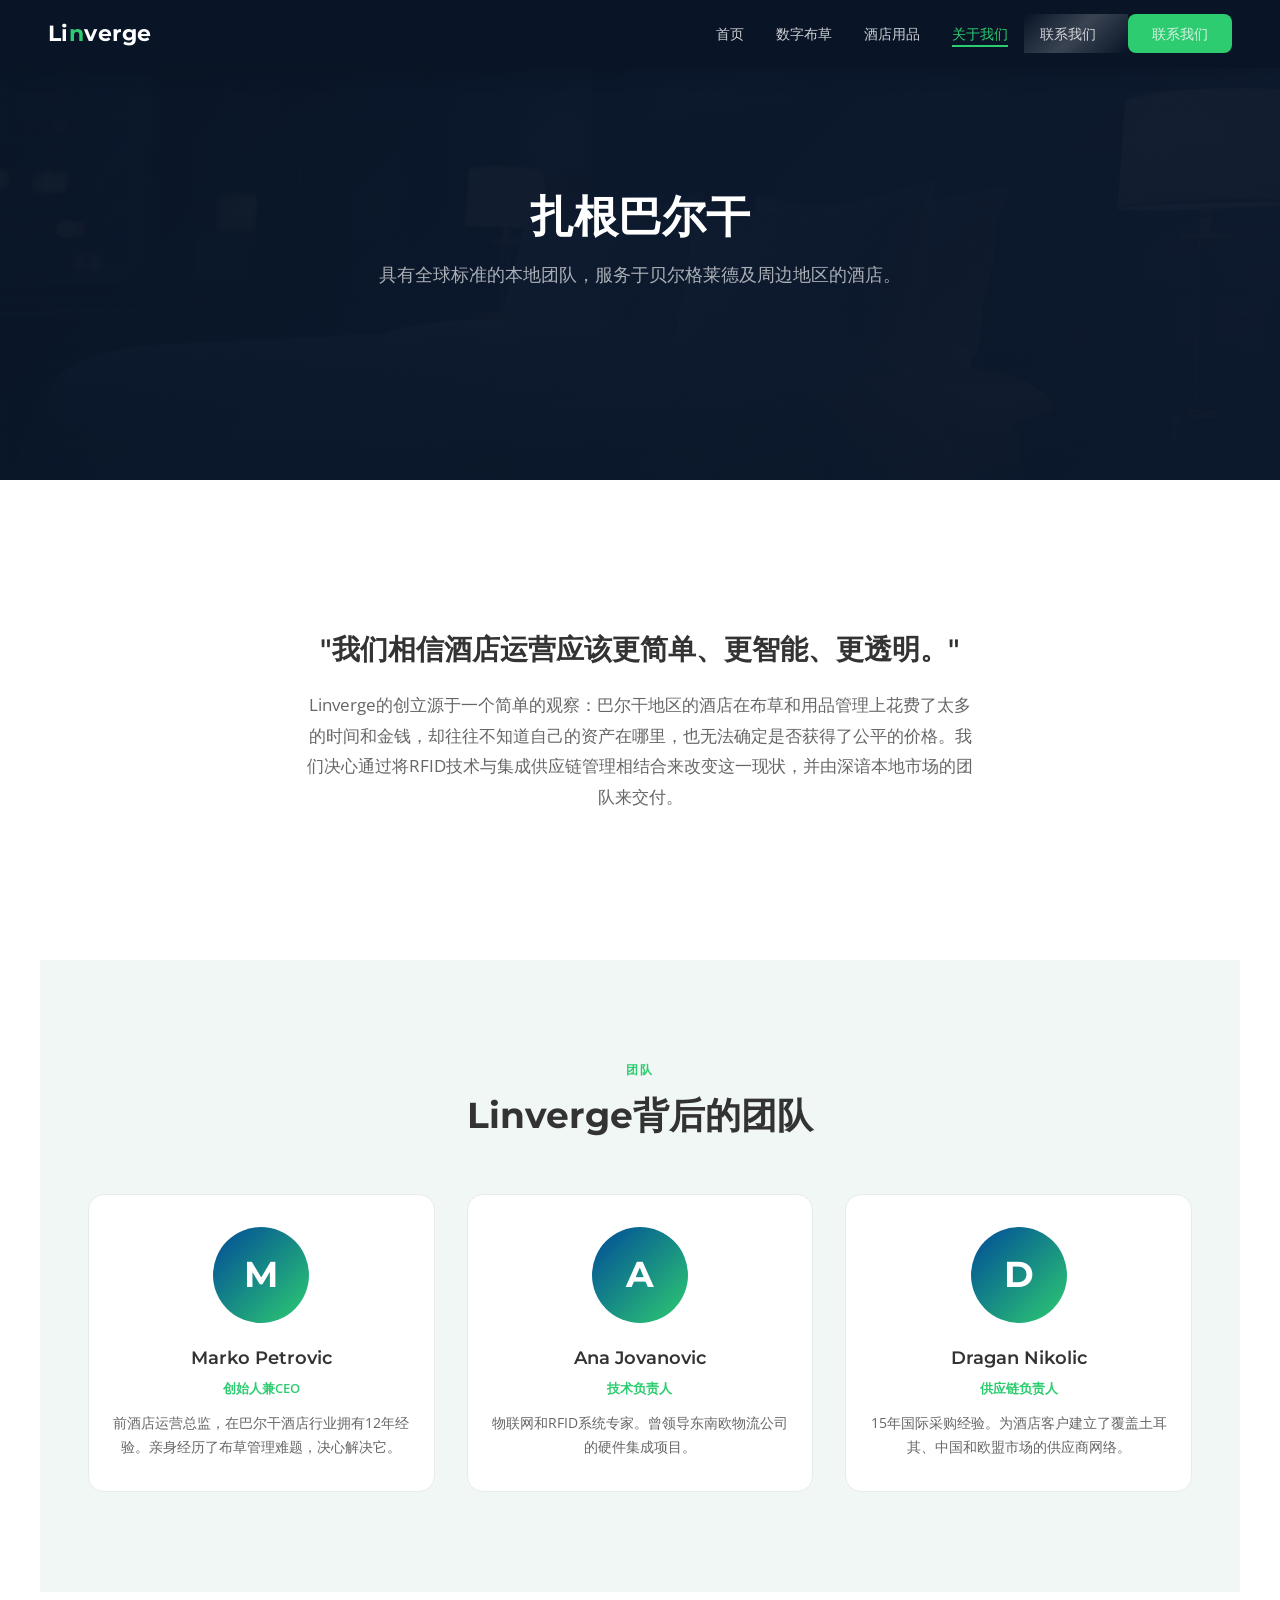
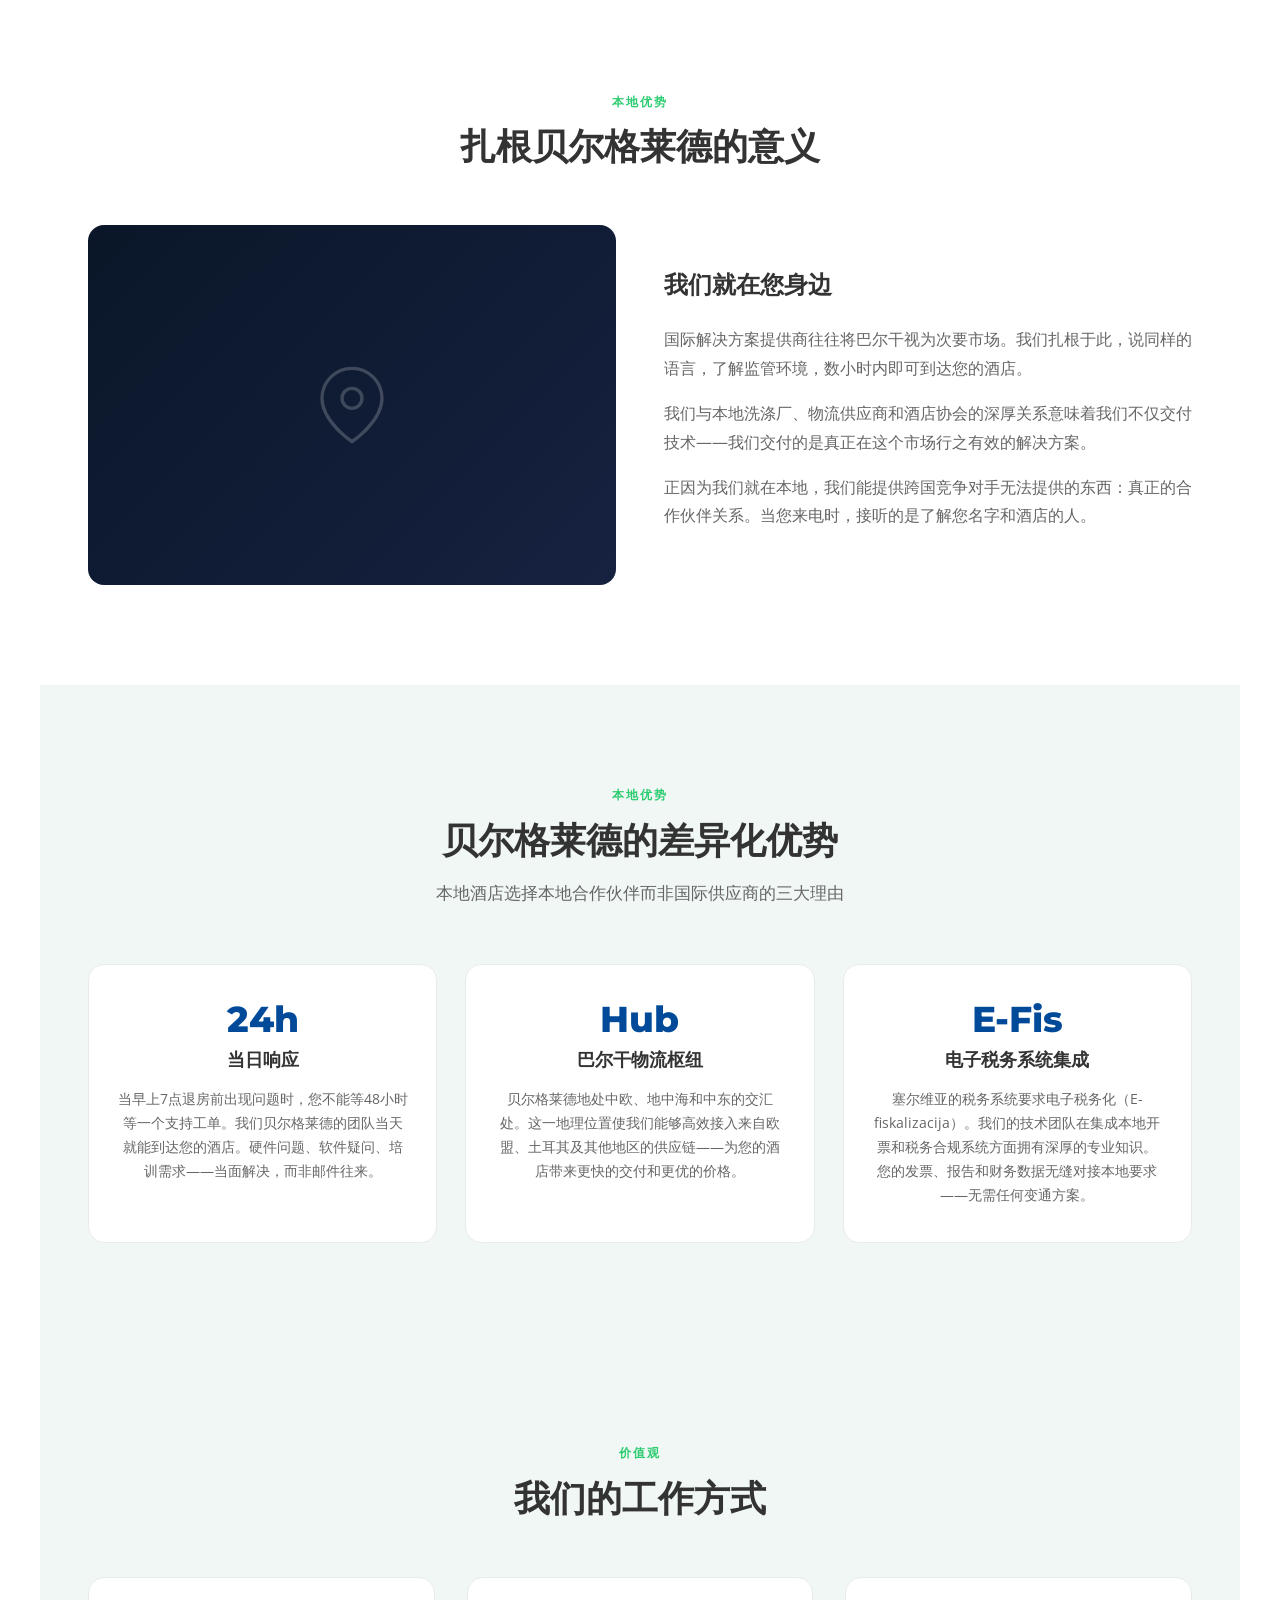
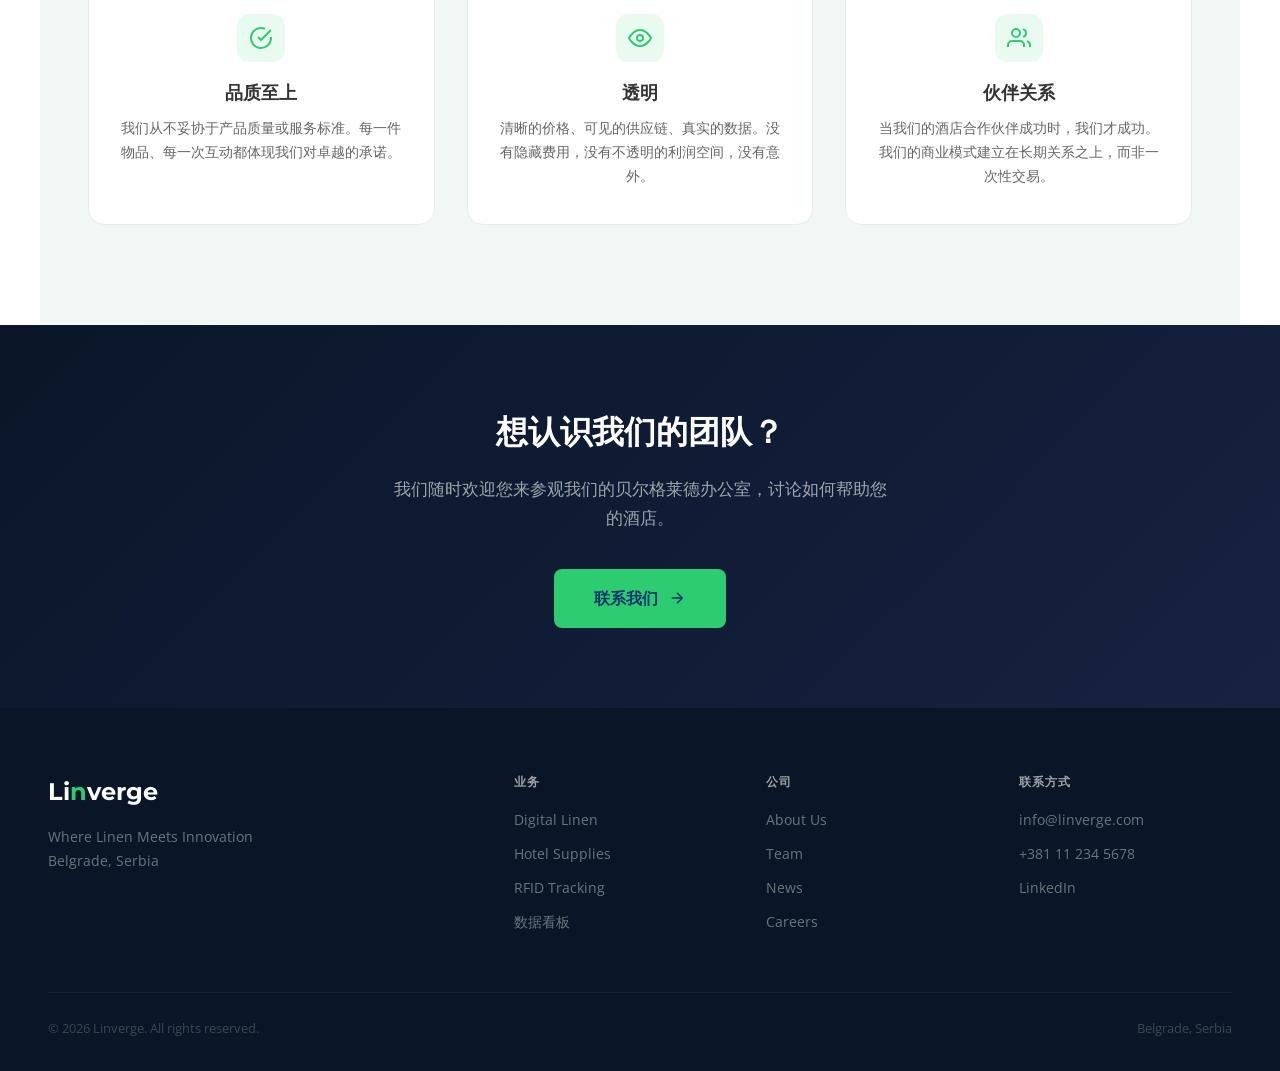
<file: zh/about.html>
<!DOCTYPE html>
<html lang="zh">
<head>
    <meta charset="UTF-8">
    <meta name="viewport" content="width=device-width, initial-scale=1.0">
    <title>关于我们 - Linverge</title>
    <link rel="preconnect" href="https://fonts.googleapis.com">
    <link rel="preconnect" href="https://fonts.gstatic.com" crossorigin>
    <link href="https://fonts.googleapis.com/css2?family=Montserrat:wght@400;500;600;700;800&family=Open+Sans:wght@300;400;500;600&display=swap" rel="stylesheet">
    <link rel="stylesheet" href="../css/common.css">
    <style>
        .page-hero {
            position: relative;
            height: 480px;
            display: flex;
            align-items: center;
            justify-content: center;
            text-align: center;
            background: linear-gradient(135deg, var(--midnight), var(--midnight-light));
            overflow: hidden;
        }
        .page-hero::before {
            content: '';
            position: absolute;
            inset: 0;
            background: url('../hero-bg.jpg') center/cover no-repeat;
            opacity: 0.08;
        }
        .page-hero::after {
            content: '';
            position: absolute;
            inset: 0;
            background: linear-gradient(180deg, rgba(10, 22, 40, 0.6) 0%, rgba(10, 22, 40, 0.8) 100%);
            z-index: 1;
        }
        .page-hero-content {
            position: relative;
            z-index: 2;
            max-width: 680px;
            padding: 0 24px;
        }
        .page-hero h1 {
            font-family: 'Montserrat', sans-serif;
            font-size: 44px;
            font-weight: 700;
            color: #fff;
            margin-bottom: 16px;
            text-wrap: balance;
            overflow-wrap: break-word;
            word-break: break-word;
            line-height: 1.2;
        }
        .page-hero p {
            font-size: 18px;
            color: rgba(255,255,255,0.65);
            line-height: 1.7;
        }

        /* Mission */
        .mission-block {
            text-align: center;
            max-width: 720px;
            margin: 0 auto;
            padding: 48px 24px;
        }
        .mission-block .quote {
            font-family: 'Montserrat', sans-serif;
            font-size: 28px;
            font-weight: 600;
            color: var(--text-primary);
            line-height: 1.5;
            margin-bottom: 20px;
        }
        .mission-block p {
            font-size: 17px;
            color: var(--text-secondary);
            line-height: 1.8;
        }

        /* Team */
        .team-grid {
            display: grid;
            grid-template-columns: repeat(3, 1fr);
            gap: 32px;
        }
        .team-card {
            text-align: center;
            padding: 32px 24px;
            background: #fff;
            border: 1px solid var(--border);
            border-radius: 16px;
            transition: var(--transition);
        }
        .team-card:hover {
            box-shadow: 0 12px 40px var(--shadow-hover);
            transform: translateY(-4px);
        }
        .team-avatar {
            width: 96px; height: 96px;
            background: linear-gradient(135deg, var(--primary), var(--tech));
            border-radius: 50%;
            margin: 0 auto 20px;
            display: flex;
            align-items: center;
            justify-content: center;
            font-family: 'Montserrat', sans-serif;
            font-size: 36px;
            font-weight: 700;
            color: #fff;
        }
        .team-card h3 {
            font-family: 'Montserrat', sans-serif;
            font-size: 18px;
            font-weight: 600;
            margin-bottom: 4px;
            overflow-wrap: break-word;
            word-break: break-word;
        }
        .team-card .role {
            font-size: 13px;
            color: var(--tech);
            font-weight: 600;
            margin-bottom: 12px;
        }
        .team-card p {
            font-size: 14px;
            color: var(--text-secondary);
            line-height: 1.7;
        }

        /* Local advantage */
        .local-grid {
            display: grid;
            grid-template-columns: 1fr 1fr;
            gap: 48px;
            align-items: center;
        }
        .local-visual {
            background: linear-gradient(135deg, var(--midnight), var(--midnight-light));
            border-radius: 16px;
            height: 360px;
            display: flex;
            align-items: center;
            justify-content: center;
            color: rgba(255,255,255,0.3);
            font-size: 18px;
        }
        .local-content h3 {
            font-family: 'Montserrat', sans-serif;
            font-size: 24px;
            font-weight: 700;
            margin-bottom: 20px;
            overflow-wrap: break-word;
            word-break: break-word;
        }
        .local-content p {
            font-size: 16px;
            color: var(--text-secondary);
            line-height: 1.8;
            margin-bottom: 16px;
        }

        /* Values */
        .values-grid {
            display: grid;
            grid-template-columns: repeat(3, 1fr);
            gap: 32px;
        }
        .value-card {
            padding: 36px 28px;
            background: #fff;
            border: 1px solid var(--border);
            border-radius: 16px;
            text-align: center;
            transition: var(--transition);
        }
        .value-card:hover {
            box-shadow: 0 12px 40px var(--shadow-hover);
            transform: translateY(-4px);
        }
        .value-icon {
            width: 48px; height: 48px;
            background: rgba(46,204,113,0.1);
            border-radius: 12px;
            display: flex;
            align-items: center;
            justify-content: center;
            margin: 0 auto 16px;
        }
        .value-card h3 {
            font-family: 'Montserrat', sans-serif;
            font-size: 18px;
            font-weight: 600;
            margin-bottom: 8px;
            overflow-wrap: break-word;
            word-break: break-word;
        }
        .value-card p {
            font-size: 14px;
            color: var(--text-secondary);
            line-height: 1.7;
        }

        .dark-section {
            background: linear-gradient(135deg, var(--midnight), var(--midnight-light));
            padding: 80px 48px;
            text-align: center;
        }
        .dark-section h2 {
            font-family: 'Montserrat', sans-serif;
            font-size: 32px;
            font-weight: 700;
            color: #fff;
            margin-bottom: 16px;
            overflow-wrap: break-word;
            word-break: break-word;
        }
        .dark-section p {
            font-size: 17px;
            color: rgba(255,255,255,0.6);
            margin-bottom: 36px;
            max-width: 500px;
            margin-left: auto;
            margin-right: auto;
        }

        @media (max-width: 1024px) {
            .team-grid { grid-template-columns: 1fr; }
            .local-grid { grid-template-columns: 1fr; }
            .values-grid { grid-template-columns: 1fr; }
            .page-hero h1 { font-size: 32px; }
        }
        @media (max-width: 768px) {
            .page-hero { height: 400px; }
            .page-hero h1 { font-size: 28px; }
            .mission-block .quote { font-size: 22px; }
            .dark-section { padding: 64px 20px; }
        }

        /* Why Belgrade */
        .belgrade-grid {
            display: grid;
            grid-template-columns: repeat(3, 1fr);
            gap: 28px;
        }
        .belgrade-card {
            background: #fff;
            border: 1px solid var(--border);
            border-radius: 16px;
            padding: 36px 28px;
            text-align: center;
            transition: var(--transition);
        }
        .belgrade-card:hover {
            box-shadow: 0 12px 40px var(--shadow-hover);
            transform: translateY(-4px);
        }
        .belgrade-num {
            font-family: 'Montserrat', sans-serif;
            font-size: 36px;
            font-weight: 800;
            color: var(--primary);
            line-height: 1;
            margin-bottom: 8px;
        }
        .belgrade-title {
            font-family: 'Montserrat', sans-serif;
            font-size: 18px;
            font-weight: 700;
            color: var(--text-primary);
            margin-bottom: 12px;
        }
        .belgrade-card p {
            font-size: 14px;
            color: var(--text-secondary);
            line-height: 1.7;
        }
        @media (max-width: 1024px) {
            .belgrade-grid { grid-template-columns: 1fr; }
        }
    </style>
</head>
<body>

    <!-- NAVIGATION -->
    <nav class="navbar scrolled" id="navbar">
        <a href="../index.html" class="nav-logo">Li<span class="accent">n</span>verge</a>
        <ul class="nav-links">
            <li><a href="../index.html">首页</a></li>
            <li><a href="../digital-linen.html">数字布草</a></li>
            <li><a href="../supplies.html">酒店用品</a></li>
            <li><a href="../about.html" class="active">关于我们</a></li>
            <li><a href="../contact.html">联系我们</a></li>
            <li><a href="../contact.html" class="nav-cta">联系我们</a></li>
        </ul>
    </nav>

    <!-- PAGE HERO -->
    <section class="page-hero">
        <div class="page-hero-content">
            <h1>扎根巴尔干</h1>
            <p>具有全球标准的本地团队，服务于贝尔格莱德及周边地区的酒店。</p>
        </div>
    </section>

    <!-- MISSION -->
    <section class="section">
        <div class="mission-block fade-up">
            <p class="quote">"我们相信酒店运营应该更简单、更智能、更透明。"</p>
            <p>Linverge的创立源于一个简单的观察：巴尔干地区的酒店在布草和用品管理上花费了太多的时间和金钱，却往往不知道自己的资产在哪里，也无法确定是否获得了公平的价格。我们决心通过将RFID技术与集成供应链管理相结合来改变这一现状，并由深谙本地市场的团队来交付。</p>
        </div>
    </section>

    <!-- TEAM -->
    <section class="section" style="background: var(--mint-white);">
        <div class="section-header fade-up">
            <p class="section-label">团队</p>
            <h2 class="section-title">Linverge背后的团队</h2>
        </div>
        <div class="team-grid">
            <div class="team-card fade-up">
                <div class="team-avatar">M</div>
                <h3>Marko Petrovic</h3>
                <div class="role">创始人兼CEO</div>
                <p>前酒店运营总监，在巴尔干酒店行业拥有12年经验。亲身经历了布草管理难题，决心解决它。</p>
            </div>
            <div class="team-card fade-up">
                <div class="team-avatar">A</div>
                <h3>Ana Jovanovic</h3>
                <div class="role">技术负责人</div>
                <p>物联网和RFID系统专家。曾领导东南欧物流公司的硬件集成项目。</p>
            </div>
            <div class="team-card fade-up">
                <div class="team-avatar">D</div>
                <h3>Dragan Nikolic</h3>
                <div class="role">供应链负责人</div>
                <p>15年国际采购经验。为酒店客户建立了覆盖土耳其、中国和欧盟市场的供应商网络。</p>
            </div>
        </div>
    </section>

    <!-- LOCAL ADVANTAGE -->
    <section class="section">
        <div class="section-header fade-up">
            <p class="section-label">本地优势</p>
            <h2 class="section-title">扎根贝尔格莱德的意义</h2>
        </div>
        <div class="local-grid">
            <div class="local-visual fade-up">
                <svg width="80" height="80" viewBox="0 0 24 24" fill="none" stroke="rgba(255,255,255,0.2)" stroke-width="1"><path d="M21 10c0 7-9 13-9 13s-9-6-9-13a9 9 0 0 1 18 0z"/><circle cx="12" cy="10" r="3"/></svg>
            </div>
            <div class="local-content fade-up">
                <h3>我们就在您身边</h3>
                <p>国际解决方案提供商往往将巴尔干视为次要市场。我们扎根于此，说同样的语言，了解监管环境，数小时内即可到达您的酒店。</p>
                <p>我们与本地洗涤厂、物流供应商和酒店协会的深厚关系意味着我们不仅交付技术——我们交付的是真正在这个市场行之有效的解决方案。</p>
                <p>正因为我们就在本地，我们能提供跨国竞争对手无法提供的东西：真正的合作伙伴关系。当您来电时，接听的是了解您名字和酒店的人。</p>
            </div>
        </div>
    </section>

    <!-- WHY BELGRADE DEEP DIVE -->
    <section class="section" style="background: var(--mint-white);">
        <div class="section-header fade-up">
            <p class="section-label">本地优势</p>
            <h2 class="section-title">贝尔格莱德的差异化优势</h2>
            <p class="section-desc">本地酒店选择本地合作伙伴而非国际供应商的三大理由</p>
        </div>
        <div class="belgrade-grid fade-up">
            <div class="belgrade-card">
                <div class="belgrade-num">24h</div>
                <div class="belgrade-title">当日响应</div>
                <p>当早上7点退房前出现问题时，您不能等48小时等一个支持工单。我们贝尔格莱德的团队当天就能到达您的酒店。硬件问题、软件疑问、培训需求——当面解决，而非邮件往来。</p>
            </div>
            <div class="belgrade-card">
                <div class="belgrade-num">Hub</div>
                <div class="belgrade-title">巴尔干物流枢纽</div>
                <p>贝尔格莱德地处中欧、地中海和中东的交汇处。这一地理位置使我们能够高效接入来自欧盟、土耳其及其他地区的供应链——为您的酒店带来更快的交付和更优的价格。</p>
            </div>
            <div class="belgrade-card">
                <div class="belgrade-num">E-Fis</div>
                <div class="belgrade-title">电子税务系统集成</div>
                <p>塞尔维亚的税务系统要求电子税务化（E-fiskalizacija）。我们的技术团队在集成本地开票和税务合规系统方面拥有深厚的专业知识。您的发票、报告和财务数据无缝对接本地要求——无需任何变通方案。</p>
            </div>
        </div>
    </section>

    <!-- VALUES -->
    <section class="section" style="background: var(--mint-white);">
        <div class="section-header fade-up">
            <p class="section-label">价值观</p>
            <h2 class="section-title">我们的工作方式</h2>
        </div>
        <div class="values-grid">
            <div class="value-card fade-up">
                <div class="value-icon">
                    <svg width="24" height="24" viewBox="0 0 24 24" fill="none" stroke="var(--tech)" stroke-width="2"><path d="M22 11.08V12a10 10 0 1 1-5.93-9.14"/><polyline points="22 4 12 14.01 9 11.01"/></svg>
                </div>
                <h3>品质至上</h3>
                <p>我们从不妥协于产品质量或服务标准。每一件物品、每一次互动都体现我们对卓越的承诺。</p>
            </div>
            <div class="value-card fade-up">
                <div class="value-icon">
                    <svg width="24" height="24" viewBox="0 0 24 24" fill="none" stroke="var(--tech)" stroke-width="2"><path d="M1 12s4-8 11-8 11 8 11 8-4 8-11 8-11-8-11-8z"/><circle cx="12" cy="12" r="3"/></svg>
                </div>
                <h3>透明</h3>
                <p>清晰的价格、可见的供应链、真实的数据。没有隐藏费用，没有不透明的利润空间，没有意外。</p>
            </div>
            <div class="value-card fade-up">
                <div class="value-icon">
                    <svg width="24" height="24" viewBox="0 0 24 24" fill="none" stroke="var(--tech)" stroke-width="2"><path d="M17 21v-2a4 4 0 0 0-4-4H5a4 4 0 0 0-4 4v2"/><circle cx="9" cy="7" r="4"/><path d="M23 21v-2a4 4 0 0 0-3-3.87"/><path d="M16 3.13a4 4 0 0 1 0 7.75"/></svg>
                </div>
                <h3>伙伴关系</h3>
                <p>当我们的酒店合作伙伴成功时，我们才成功。我们的商业模式建立在长期关系之上，而非一次性交易。</p>
            </div>
        </div>
    </section>

    <!-- CTA -->
    <section class="dark-section">
        <h2 class="fade-up">想认识我们的团队？</h2>
        <p class="fade-up">我们随时欢迎您来参观我们的贝尔格莱德办公室，讨论如何帮助您的酒店。</p>
        <a href="../contact.html" class="cta-btn fade-up">
            联系我们
            <svg width="18" height="18" viewBox="0 0 24 24" fill="none" stroke="currentColor" stroke-width="2"><path d="M5 12h14M12 5l7 7-7 7"/></svg>
        </a>
    </section>

    <!-- FOOTER -->
    <footer class="footer">
        <div class="footer-grid">
            <div class="footer-brand">
                <div class="logo">Li<span class="accent">n</span>verge</div>
                <p>Where Linen Meets Innovation<br>Belgrade, Serbia</p>
            </div>
            <div class="footer-col">
                <h4>业务</h4>
                <a href="../digital-linen.html">Digital Linen</a>
                <a href="../supplies.html">Hotel Supplies</a>
                <a href="../digital-linen.html">RFID Tracking</a>
                <a href="../dashboard.html">数据看板</a>
            </div>
            <div class="footer-col">
                <h4>公司</h4>
                <a href="../about.html">About Us</a>
                <a href="../about.html">Team</a>
                <a href="../about.html">News</a>
                <a href="../about.html">Careers</a>
            </div>
            <div class="footer-col">
                <h4>联系方式</h4>
                <a href="mailto:info@linverge.com">info@linverge.com</a>
                <a href="tel:+381112345678">+381 11 234 5678</a>
                <a href="#">LinkedIn</a>
            </div>
        </div>
        <div class="footer-bottom">
            <p><a href="../about.html" class="footer-copyright-link">&copy; 2026 Linverge. All rights reserved.</a></p>
            <p>Belgrade, Serbia</p>
        </div>
    </footer>

    <script>
        const observer = new IntersectionObserver((entries) => {
            entries.forEach(entry => {
                if (entry.isIntersecting) entry.target.classList.add('visible');
            });
        }, { threshold: 0.1 });
        document.querySelectorAll('.fade-up').forEach(el => observer.observe(el));
    </script>

</body>
</html>
</file>
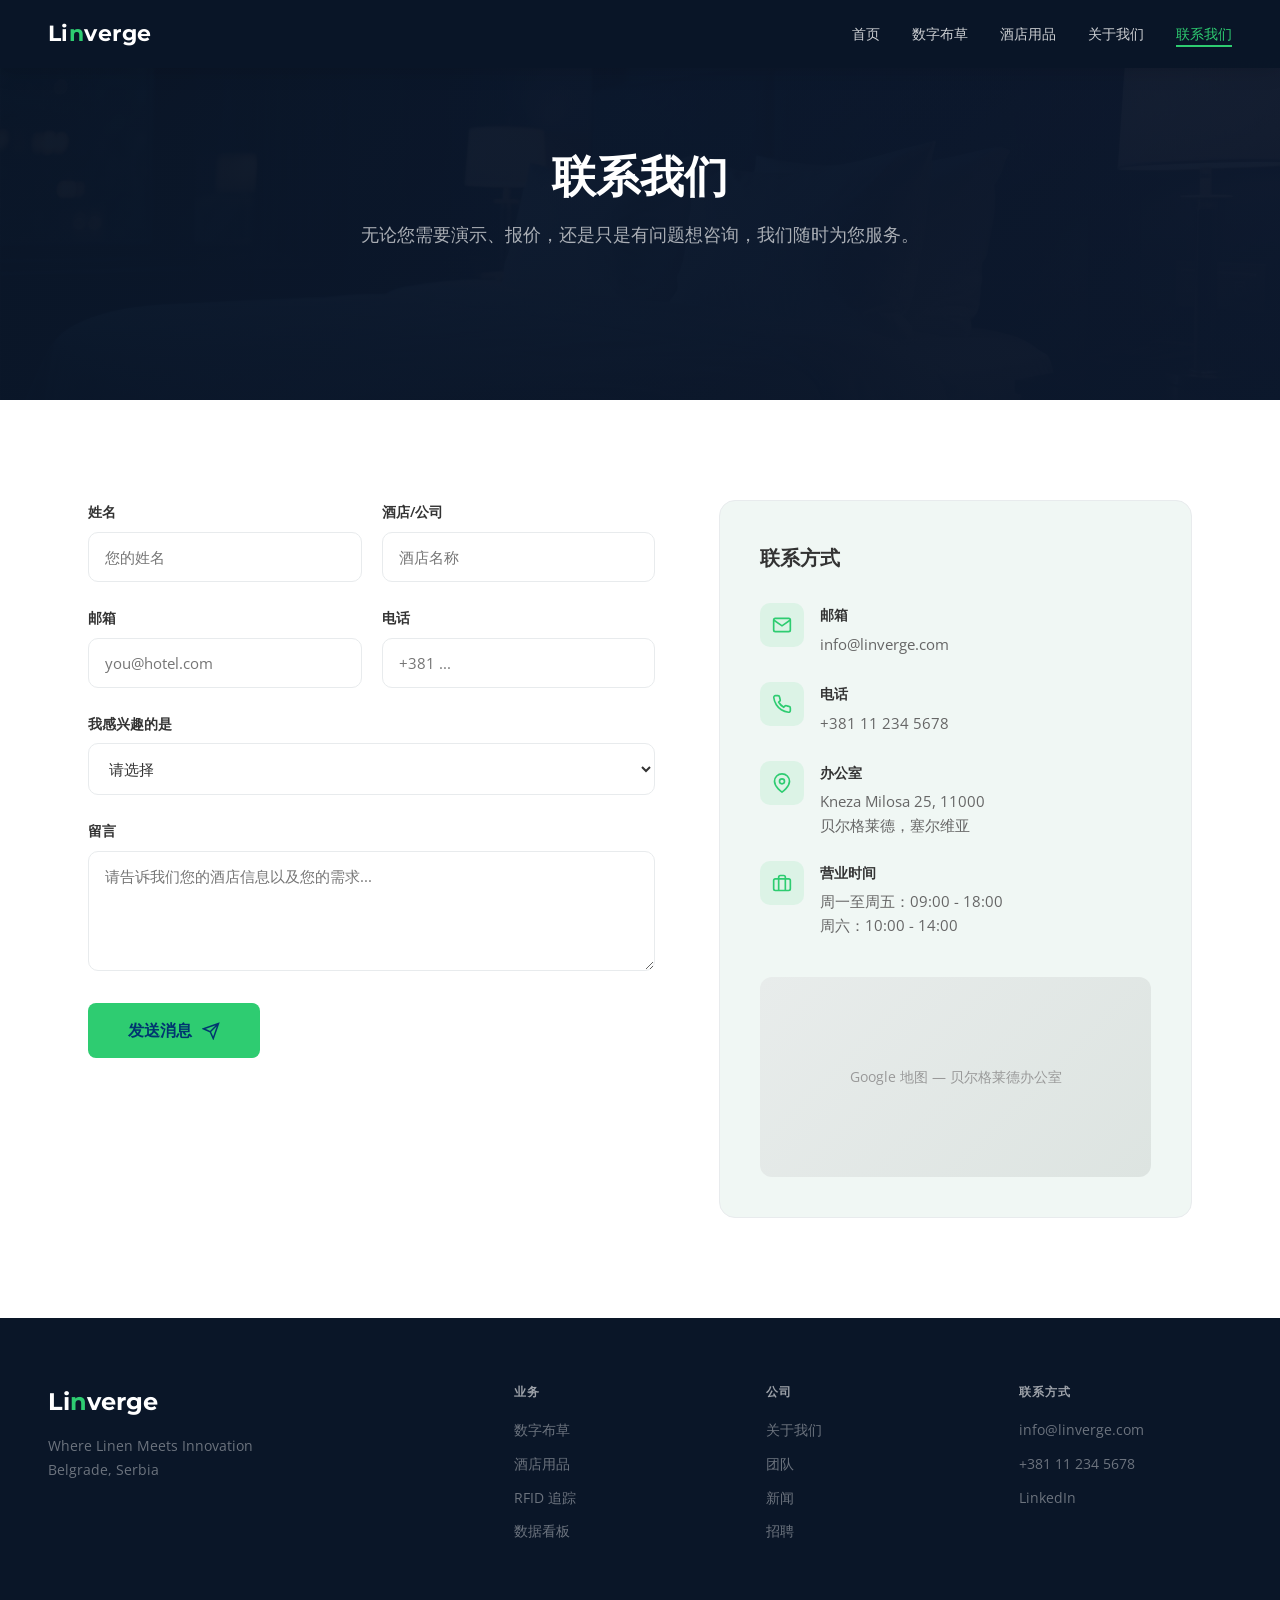
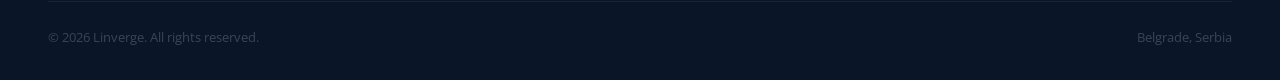
<file: zh/contact.html>
<!DOCTYPE html>
<html lang="zh">
<head>
    <meta charset="UTF-8">
    <meta name="viewport" content="width=device-width, initial-scale=1.0">
    <title>联系我们 - Linverge</title>
    <link rel="preconnect" href="https://fonts.googleapis.com">
    <link rel="preconnect" href="https://fonts.gstatic.com" crossorigin>
    <link href="https://fonts.googleapis.com/css2?family=Montserrat:wght@400;500;600;700;800&family=Open+Sans:wght@300;400;500;600&display=swap" rel="stylesheet">
    <link rel="stylesheet" href="../css/common.css">
    <style>
        .page-hero {
            position: relative;
            height: 400px;
            display: flex;
            align-items: center;
            justify-content: center;
            text-align: center;
            background: linear-gradient(135deg, var(--midnight), var(--midnight-light));
            overflow: hidden;
        }
        .page-hero::before {
            content: '';
            position: absolute;
            inset: 0;
            background: url('../hero-bg.jpg') center/cover no-repeat;
            opacity: 0.08;
        }
        .page-hero::after {
            content: '';
            position: absolute;
            inset: 0;
            background: linear-gradient(180deg, rgba(10, 22, 40, 0.6) 0%, rgba(10, 22, 40, 0.8) 100%);
            z-index: 1;
        }
        .page-hero-content {
            position: relative;
            z-index: 2;
            max-width: 640px;
            padding: 0 24px;
        }
        .page-hero h1 {
            font-family: 'Montserrat', sans-serif;
            font-size: 44px;
            font-weight: 700;
            color: #fff;
            margin-bottom: 16px;
            line-height: 1.2;
            text-wrap: balance;
            overflow-wrap: break-word;
            word-break: break-word;
        }
        .page-hero p {
            font-size: 18px;
            color: rgba(255,255,255,0.65);
            line-height: 1.7;
        }

        /* Contact grid */
        .contact-grid {
            display: grid;
            grid-template-columns: 1.2fr 1fr;
            gap: 64px;
            align-items: start;
        }

        /* Form */
        .form-group {
            margin-bottom: 24px;
        }
        .form-group label {
            display: block;
            font-size: 14px;
            font-weight: 600;
            color: var(--text-primary);
            margin-bottom: 8px;
        }
        .form-group input,
        .form-group select,
        .form-group textarea {
            width: 100%;
            padding: 14px 16px;
            border: 1px solid var(--border);
            border-radius: 10px;
            font-size: 15px;
            font-family: 'Open Sans', sans-serif;
            color: var(--text-primary);
            background: #fff;
            transition: var(--transition);
        }
        .form-group input:focus,
        .form-group select:focus,
        .form-group textarea:focus {
            outline: none;
            border-color: var(--tech);
            box-shadow: 0 0 0 3px rgba(46,204,113,0.1);
        }
        .form-group textarea {
            min-height: 120px;
            resize: vertical;
        }
        .form-row {
            display: grid;
            grid-template-columns: 1fr 1fr;
            gap: 20px;
        }
        .form-submit {
            display: inline-flex;
            align-items: center;
            gap: 10px;
            background: var(--tech);
            color: var(--primary-dark);
            padding: 16px 40px;
            border-radius: 8px;
            border: none;
            font-size: 16px;
            font-weight: 600;
            font-family: 'Open Sans', sans-serif;
            cursor: pointer;
            transition: var(--transition);
        }
        .form-submit:hover {
            background: var(--primary);
            transform: translateY(-2px);
            box-shadow: 0 8px 30px rgba(46, 204, 113, 0.35);
        }

        /* Contact info */
        .contact-info {
            padding: 40px;
            background: var(--mint-white);
            border-radius: 16px;
            border: 1px solid var(--border);
        }
        .contact-info h3 {
            font-family: 'Montserrat', sans-serif;
            font-size: 20px;
            font-weight: 700;
            margin-bottom: 28px;
            overflow-wrap: break-word;
            word-break: break-word;
        }
        .info-item {
            display: flex;
            align-items: flex-start;
            gap: 16px;
            margin-bottom: 24px;
        }
        .info-icon {
            width: 44px; height: 44px;
            background: rgba(46,204,113,0.1);
            border-radius: 10px;
            display: flex;
            align-items: center;
            justify-content: center;
            flex-shrink: 0;
        }
        .info-item h4 {
            font-size: 14px;
            font-weight: 600;
            color: var(--text-primary);
            margin-bottom: 4px;
        }
        .info-item p,
        .info-item a {
            font-size: 15px;
            color: var(--text-secondary);
            line-height: 1.6;
            text-decoration: none;
        }
        .info-item a:hover { color: var(--tech); }

        /* Map placeholder */
        .map-area {
            margin-top: 40px;
            height: 200px;
            background: linear-gradient(135deg, #e8eceb, #dde4e1);
            border-radius: 12px;
            display: flex;
            align-items: center;
            justify-content: center;
            color: var(--text-muted);
            font-size: 14px;
        }

        @media (max-width: 1024px) {
            .contact-grid { grid-template-columns: 1fr; }
            .form-row { grid-template-columns: 1fr; }
            .page-hero h1 { font-size: 32px; }
        }
        @media (max-width: 768px) {
            .page-hero { height: 340px; }
            .page-hero h1 { font-size: 28px; }
            .contact-info { padding: 28px 20px; }
        }
    </style>
</head>
<body>

    <!-- NAVIGATION -->
    <nav class="navbar scrolled" id="navbar">
        <a href="../index.html" class="nav-logo">Li<span class="accent">n</span>verge</a>
        <ul class="nav-links">
            <li><a href="../index.html">首页</a></li>
            <li><a href="../digital-linen.html">数字布草</a></li>
            <li><a href="../supplies.html">酒店用品</a></li>
            <li><a href="../about.html">关于我们</a></li>
            <li><a href="contact.html" class="active">联系我们</a></li>
        </ul>
    </nav>

    <!-- PAGE HERO -->
    <section class="page-hero">
        <div class="page-hero-content">
            <h1>联系我们</h1>
            <p>无论您需要演示、报价，还是只是有问题想咨询，我们随时为您服务。</p>
        </div>
    </section>

    <!-- CONTACT -->
    <section class="section">
        <div class="contact-grid">
            <div class="contact-form fade-up">
                <form action="#" method="POST">
                    <div class="form-row">
                        <div class="form-group">
                            <label for="name">姓名</label>
                            <input type="text" id="name" name="name" placeholder="您的姓名" required>
                        </div>
                        <div class="form-group">
                            <label for="company">酒店/公司</label>
                            <input type="text" id="company" name="company" placeholder="酒店名称">
                        </div>
                    </div>
                    <div class="form-row">
                        <div class="form-group">
                            <label for="email">邮箱</label>
                            <input type="email" id="email" name="email" placeholder="you@hotel.com" required>
                        </div>
                        <div class="form-group">
                            <label for="phone">电话</label>
                            <input type="tel" id="phone" name="phone" placeholder="+381 ...">
                        </div>
                    </div>
                    <div class="form-group">
                        <label for="interest">我感兴趣的是</label>
                        <select id="interest" name="interest">
                            <option value="">请选择</option>
                            <option value="digital-linen">数字布草管理</option>
                            <option value="supplies">酒店用品</option>
                            <option value="both">两者都有</option>
                            <option value="partnership">合作洽谈</option>
                            <option value="other">其他</option>
                        </select>
                    </div>
                    <div class="form-group">
                        <label for="message">留言</label>
                        <textarea id="message" name="message" placeholder="请告诉我们您的酒店信息以及您的需求..."></textarea>
                    </div>
                    <button type="submit" class="form-submit">
                        发送消息
                        <svg width="18" height="18" viewBox="0 0 24 24" fill="none" stroke="currentColor" stroke-width="2"><path d="M22 2L11 13M22 2l-7 20-4-9-9-4 20-7z"/></svg>
                    </button>
                </form>
            </div>
            <div class="contact-info fade-up">
                <h3>联系方式</h3>
                <div class="info-item">
                    <div class="info-icon">
                        <svg width="20" height="20" viewBox="0 0 24 24" fill="none" stroke="var(--tech)" stroke-width="2"><path d="M4 4h16c1.1 0 2 .9 2 2v12c0 1.1-.9 2-2 2H4c-1.1 0-2-.9-2-2V6c0-1.1.9-2 2-2z"/><polyline points="22,6 12,13 2,6"/></svg>
                    </div>
                    <div>
                        <h4>邮箱</h4>
                        <a href="mailto:info@linverge.com">info@linverge.com</a>
                    </div>
                </div>
                <div class="info-item">
                    <div class="info-icon">
                        <svg width="20" height="20" viewBox="0 0 24 24" fill="none" stroke="var(--tech)" stroke-width="2"><path d="M22 16.92v3a2 2 0 0 1-2.18 2 19.79 19.79 0 0 1-8.63-3.07 19.5 19.5 0 0 1-6-6 19.79 19.79 0 0 1-3.07-8.67A2 2 0 0 1 4.11 2h3a2 2 0 0 1 2 1.72 12.84 12.84 0 0 0 .7 2.81 2 2 0 0 1-.45 2.11L8.09 9.91a16 16 0 0 0 6 6l1.27-1.27a2 2 0 0 1 2.11-.45 12.84 12.84 0 0 0 2.81.7A2 2 0 0 1 22 16.92z"/></svg>
                    </div>
                    <div>
                        <h4>电话</h4>
                        <a href="tel:+381112345678">+381 11 234 5678</a>
                    </div>
                </div>
                <div class="info-item">
                    <div class="info-icon">
                        <svg width="20" height="20" viewBox="0 0 24 24" fill="none" stroke="var(--tech)" stroke-width="2"><path d="M21 10c0 7-9 13-9 13s-9-6-9-13a9 9 0 0 1 18 0z"/><circle cx="12" cy="10" r="3"/></svg>
                    </div>
                    <div>
                        <h4>办公室</h4>
                        <p>Kneza Milosa 25, 11000<br>贝尔格莱德，塞尔维亚</p>
                    </div>
                </div>
                <div class="info-item">
                    <div class="info-icon">
                        <svg width="20" height="20" viewBox="0 0 24 24" fill="none" stroke="var(--tech)" stroke-width="2"><rect x="2" y="7" width="20" height="14" rx="2" ry="2"/><path d="M16 21V5a2 2 0 0 0-2-2h-4a2 2 0 0 0-2 2v16"/></svg>
                    </div>
                    <div>
                        <h4>营业时间</h4>
                        <p>周一至周五：09:00 - 18:00<br>周六：10:00 - 14:00</p>
                    </div>
                </div>
                <div class="map-area">
                    <span>Google 地图 &mdash; 贝尔格莱德办公室</span>
                </div>
            </div>
        </div>
    </section>

    <!-- FOOTER -->
    <footer class="footer">
        <div class="footer-grid">
            <div class="footer-brand">
                <div class="logo">Li<span class="accent">n</span>verge</div>
                <p>Where Linen Meets Innovation<br>Belgrade, Serbia</p>
            </div>
            <div class="footer-col">
                <h4>业务</h4>
                <a href="../digital-linen.html">数字布草</a>
                <a href="../supplies.html">酒店用品</a>
                <a href="../digital-linen.html">RFID 追踪</a>
                <a href="../dashboard.html">数据看板</a>
            </div>
            <div class="footer-col">
                <h4>公司</h4>
                <a href="../about.html">关于我们</a>
                <a href="../about.html">团队</a>
                <a href="../about.html">新闻</a>
                <a href="../about.html">招聘</a>
            </div>
            <div class="footer-col">
                <h4>联系方式</h4>
                <a href="mailto:info@linverge.com">info@linverge.com</a>
                <a href="tel:+381112345678">+381 11 234 5678</a>
                <a href="#">LinkedIn</a>
            </div>
        </div>
        <div class="footer-bottom">
            <p><a href="../contact.html" class="footer-copyright-link">&copy; 2026 Linverge. All rights reserved.</a></p>
            <p>Belgrade, Serbia</p>
        </div>
    </footer>

    <script>
        const observer = new IntersectionObserver((entries) => {
            entries.forEach(entry => {
                if (entry.isIntersecting) entry.target.classList.add('visible');
            });
        }, { threshold: 0.1 });
        document.querySelectorAll('.fade-up').forEach(el => observer.observe(el));
    </script>

</body>
</html>
</file>
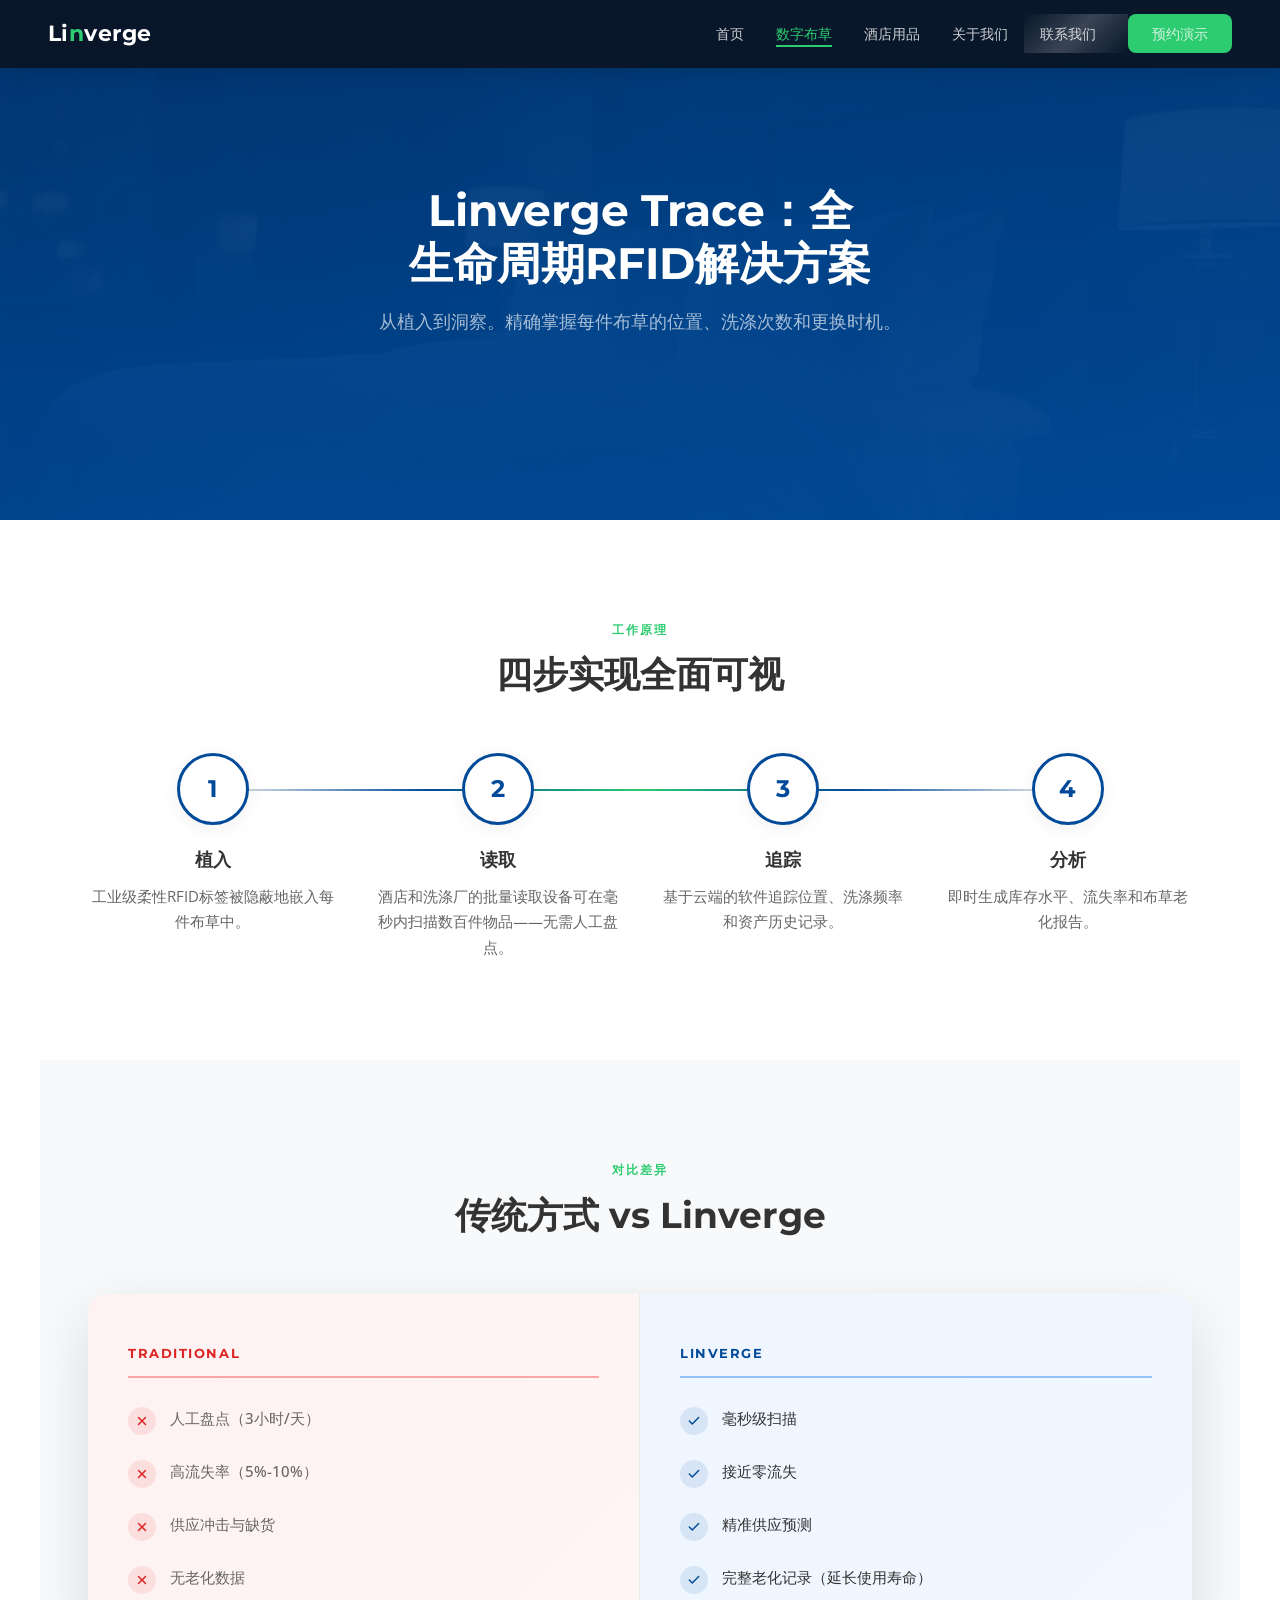
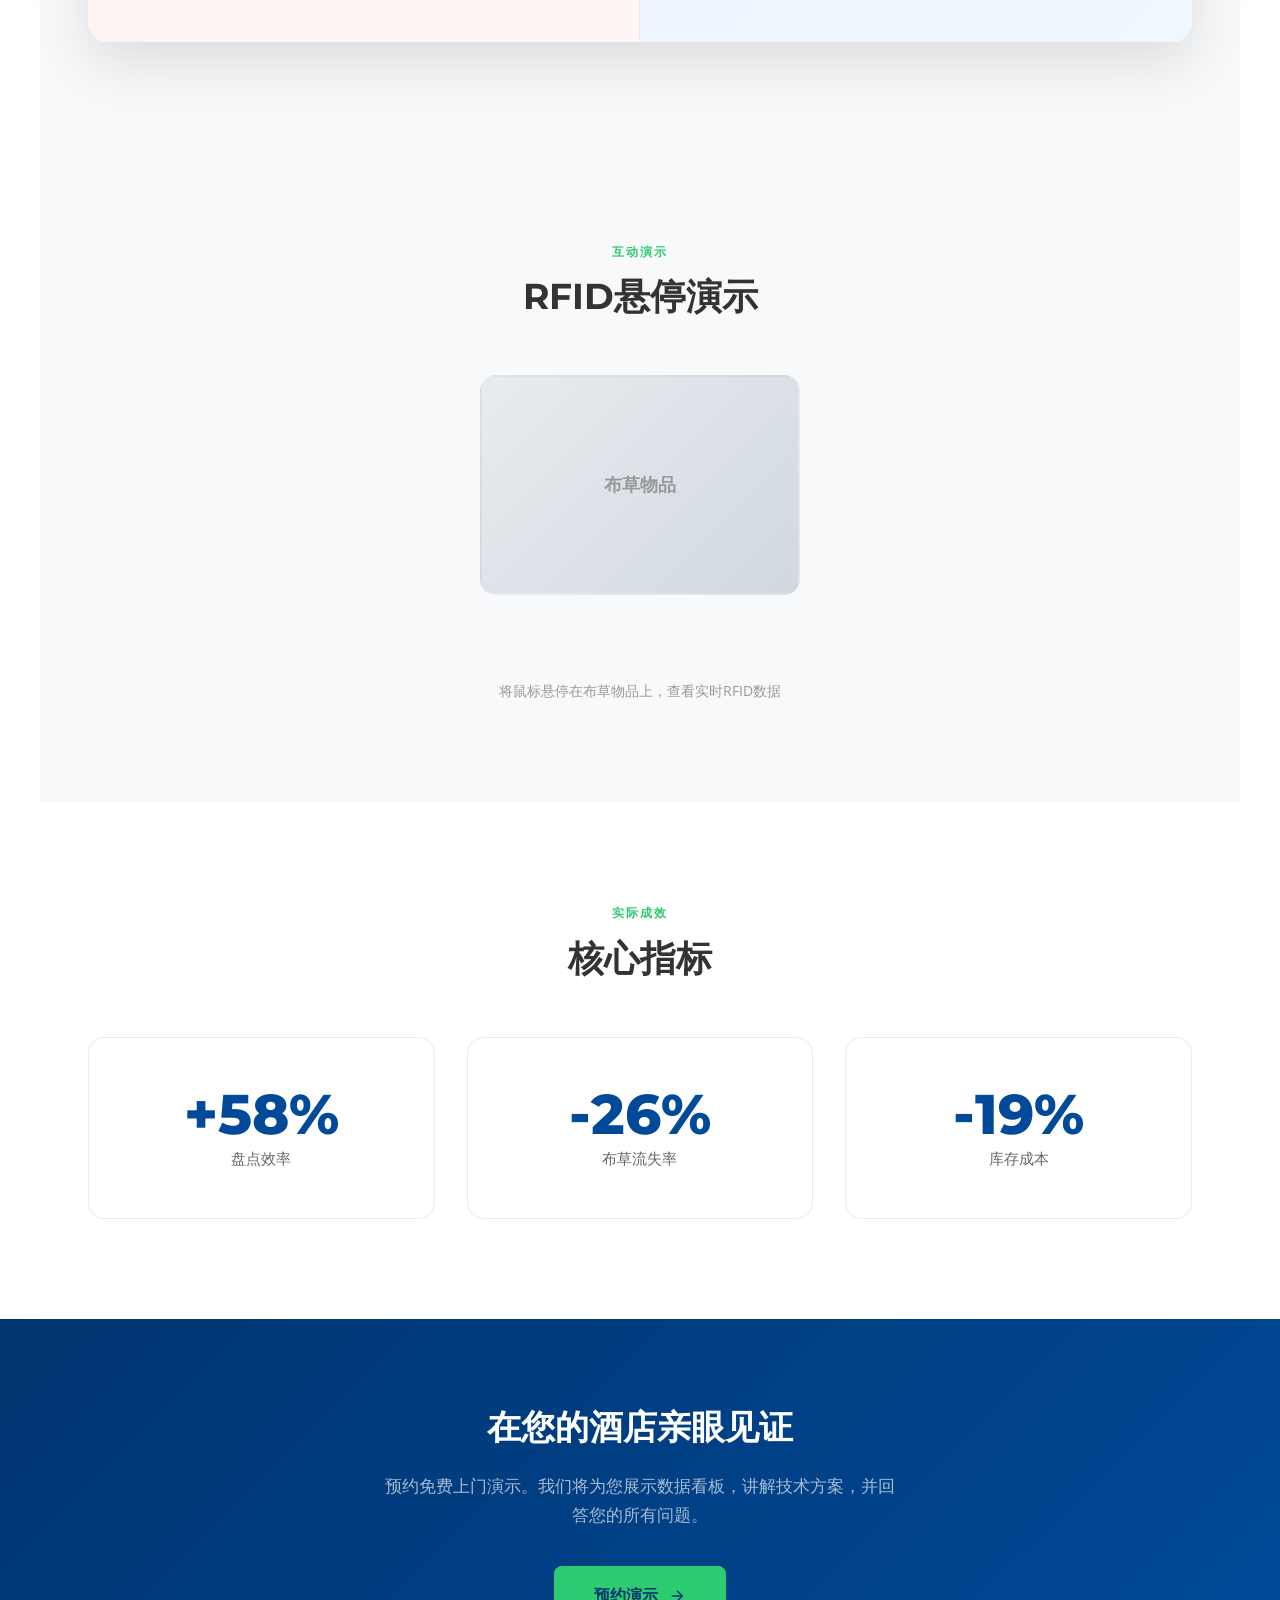
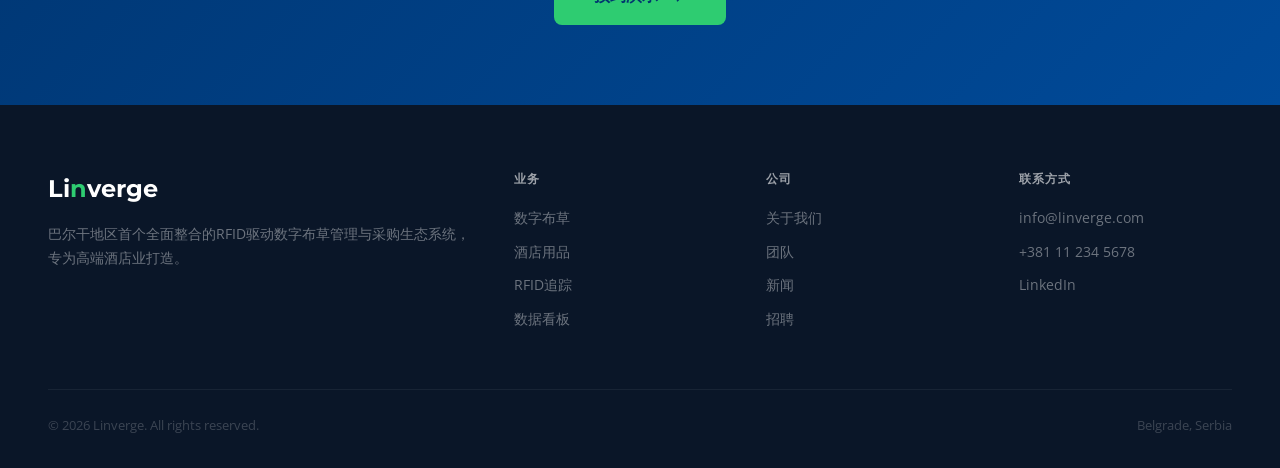
<file: zh/digital-linen.html>
<!DOCTYPE html>
<html lang="zh">
<head>
    <meta charset="UTF-8">
    <meta name="viewport" content="width=device-width, initial-scale=1.0">
    <title>数字布草管理 - Linverge</title>
    <link rel="preconnect" href="https://fonts.googleapis.com">
    <link rel="preconnect" href="https://fonts.gstatic.com" crossorigin>
    <link href="https://fonts.googleapis.com/css2?family=Montserrat:wght@400;500;600;700;800&family=Open+Sans:wght@300;400;500;600&display=swap" rel="stylesheet">
    <link rel="stylesheet" href="../css/common.css">
    <style>
        /* ===== Page Hero ===== */
        .page-hero {
            position: relative;
            height: 520px;
            display: flex;
            align-items: center;
            justify-content: center;
            text-align: center;
            background: linear-gradient(135deg, var(--primary-dark), var(--primary));
            overflow: hidden;
        }
        .page-hero::before {
            content: '';
            position: absolute;
            inset: 0;
            background: url('../hero-bg.jpg') center/cover no-repeat;
            opacity: 0.08;
        }
        .page-hero::after {
            content: '';
            position: absolute;
            inset: 0;
            background: linear-gradient(180deg, rgba(0, 53, 112, 0.5) 0%, rgba(0, 74, 153, 0.7) 100%);
            z-index: 1;
        }
        .page-hero-content {
            position: relative;
            z-index: 2;
            max-width: 720px;
            padding: 0 24px;
        }
        .page-hero h1 {
            font-family: 'Montserrat', sans-serif;
            font-size: 44px;
            font-weight: 700;
            color: #fff;
            margin-bottom: 16px;
            line-height: 1.2;
            text-wrap: balance;
            overflow-wrap: break-word;
            word-break: break-word;
        }
        .page-hero p {
            font-size: 18px;
            color: rgba(255,255,255,0.65);
            line-height: 1.7;
        }

        /* ===== Steps Grid (4 columns) ===== */
        .steps-grid {
            display: grid;
            grid-template-columns: repeat(4, 1fr);
            gap: 36px;
            position: relative;
        }
        .steps-grid::before {
            content: '';
            position: absolute;
            top: 36px;
            left: 12%;
            right: 12%;
            height: 2px;
            background: linear-gradient(90deg, var(--border), var(--primary), var(--tech), var(--primary), var(--border));
            z-index: 0;
        }
        .step {
            text-align: center;
            position: relative;
            z-index: 1;
        }
        .step-icon {
            width: 72px;
            height: 72px;
            background: #fff;
            border: 3px solid var(--primary);
            border-radius: 50%;
            display: flex;
            align-items: center;
            justify-content: center;
            margin: 0 auto 20px;
            font-family: 'Montserrat', sans-serif;
            font-size: 24px;
            font-weight: 700;
            color: var(--primary);
            box-shadow: 0 4px 20px var(--shadow);
            transition: var(--transition);
        }
        .step:hover .step-icon {
            border-color: var(--tech);
            color: var(--tech);
            box-shadow: 0 4px 24px var(--tech-glow);
        }
        .step h3 {
            font-family: 'Montserrat', sans-serif;
            font-size: 18px;
            font-weight: 600;
            margin-bottom: 8px;
            color: var(--text-primary);
            overflow-wrap: break-word;
            word-break: break-word;
        }
        .step p {
            font-size: 15px;
            color: var(--text-secondary);
            line-height: 1.7;
        }

        /* ===== Compare Grid (Before vs After) ===== */
        .compare-grid {
            display: grid;
            grid-template-columns: 1fr 1fr;
            gap: 0;
            border-radius: 20px;
            overflow: hidden;
            box-shadow: 0 20px 60px var(--shadow-hover);
        }
        .compare-traditional,
        .compare-linverge {
            padding: 48px 40px;
        }
        .compare-traditional {
            background: linear-gradient(135deg, #fef2f2, #fff5f5);
            border-right: 1px solid var(--border);
        }
        .compare-linverge {
            background: linear-gradient(135deg, #eff6ff, #f0f7ff);
        }
        .compare-column-label {
            font-family: 'Montserrat', sans-serif;
            font-size: 13px;
            font-weight: 700;
            text-transform: uppercase;
            letter-spacing: 0.12em;
            margin-bottom: 28px;
            padding-bottom: 12px;
            border-bottom: 2px solid;
        }
        .compare-traditional .compare-column-label {
            color: #dc2626;
            border-color: #fca5a5;
        }
        .compare-linverge .compare-column-label {
            color: var(--primary);
            border-color: #93c5fd;
        }
        .compare-row {
            display: flex;
            align-items: flex-start;
            gap: 14px;
            margin-bottom: 24px;
            font-size: 15px;
            line-height: 1.6;
        }
        .compare-row:last-child {
            margin-bottom: 0;
        }
        .compare-row-icon {
            flex-shrink: 0;
            width: 28px;
            height: 28px;
            border-radius: 50%;
            display: flex;
            align-items: center;
            justify-content: center;
            margin-top: 1px;
        }
        .compare-traditional .compare-row-icon {
            background: rgba(220, 38, 38, 0.1);
            color: #dc2626;
        }
        .compare-linverge .compare-row-icon {
            background: rgba(0, 74, 153, 0.1);
            color: var(--primary);
        }
        .compare-row-icon svg {
            width: 14px;
            height: 14px;
        }
        .compare-row-text {
            color: var(--text-primary);
            font-weight: 500;
        }
        .compare-traditional .compare-row-text {
            color: var(--text-secondary);
        }

        /* ===== RFID Hover Demo ===== */
        .rfid-demo-section {
            background: var(--bg-light);
        }
        .rfid-demo-wrapper {
            display: flex;
            flex-direction: column;
            align-items: center;
            gap: 20px;
        }
        .rfid-hover {
            position: relative;
            cursor: pointer;
            width: 320px;
            height: 220px;
            background: linear-gradient(135deg, #e8ecf0, #d1d8e0);
            border-radius: 16px;
            display: flex;
            align-items: center;
            justify-content: center;
            transition: var(--transition);
            border: 2px solid transparent;
        }
        .rfid-hover:hover {
            border-color: var(--tech);
            box-shadow: 0 0 30px var(--tech-glow);
        }
        .rfid-hover-label {
            font-family: 'Montserrat', sans-serif;
            font-size: 18px;
            font-weight: 600;
            color: var(--text-muted);
            user-select: none;
        }
        .rfid-hover:hover .rfid-hover-label {
            color: var(--primary);
        }
        .rfid-tooltip {
            position: absolute;
            bottom: calc(100% + 16px);
            left: 50%;
            transform: translateX(-50%) translateY(8px);
            background: var(--primary-dark);
            color: #fff;
            padding: 14px 22px;
            border-radius: 12px;
            font-size: 13px;
            font-weight: 500;
            white-space: nowrap;
            opacity: 0;
            pointer-events: none;
            transition: all 0.3s ease;
            box-shadow: 0 8px 24px rgba(0,0,0,0.25);
            z-index: 10;
        }
        .rfid-tooltip::after {
            content: '';
            position: absolute;
            top: 100%;
            left: 50%;
            transform: translateX(-50%);
            border: 7px solid transparent;
            border-top-color: var(--primary-dark);
        }
        .rfid-hover:hover .rfid-tooltip {
            opacity: 1;
            transform: translateX(-50%) translateY(0);
        }
        .rfid-chip-indicator {
            display: inline-flex;
            align-items: center;
            gap: 8px;
            color: var(--tech);
            font-size: 13px;
            font-weight: 600;
            padding: 8px 18px;
            background: rgba(46, 204, 113, 0.08);
            border-radius: 8px;
            border: 1px solid rgba(46, 204, 113, 0.2);
            opacity: 0;
            transform: translateY(6px);
            transition: all 0.3s ease;
        }
        .rfid-hover:hover ~ .rfid-chip-indicator {
            opacity: 1;
            transform: translateY(0);
        }
        .rfid-chip-indicator svg {
            width: 16px;
            height: 16px;
        }
        .rfid-demo-hint {
            font-size: 14px;
            color: var(--text-muted);
            margin-top: 4px;
        }

        /* ===== Responsive ===== */
        @media (max-width: 1024px) {
            .steps-grid {
                grid-template-columns: repeat(2, 1fr);
                gap: 32px;
            }
            .steps-grid::before {
                display: none;
            }
            .compare-grid {
                grid-template-columns: 1fr;
            }
            .compare-traditional {
                border-right: none;
                border-bottom: 1px solid var(--border);
            }
            .page-hero h1 { font-size: 32px; }
        }
        @media (max-width: 768px) {
            .page-hero { height: 400px; }
            .page-hero h1 { font-size: 28px; }
            .page-hero p { font-size: 16px; }
            .steps-grid {
                grid-template-columns: 1fr;
                gap: 28px;
            }
            .compare-traditional,
            .compare-linverge {
                padding: 32px 24px;
            }
            .rfid-hover {
                width: 260px;
                height: 180px;
            }
            .rfid-tooltip {
                white-space: normal;
                min-width: 200px;
                text-align: center;
            }
        }
    </style>
</head>
<body>

    <!-- NAVIGATION -->
    <nav class="navbar scrolled" id="navbar">
        <a href="../index.html" class="nav-logo">Li<span class="accent">n</span>verge</a>
        <ul class="nav-links">
            <li><a href="../index.html">首页</a></li>
            <li><a href="../digital-linen.html" class="active">数字布草</a></li>
            <li><a href="../supplies.html">酒店用品</a></li>
            <li><a href="../about.html">关于我们</a></li>
            <li><a href="../contact.html">联系我们</a></li>
            <li><a href="../contact.html" class="nav-cta">预约演示</a></li>
        </ul>
    </nav>

    <!-- PAGE HERO -->
    <section class="page-hero">
        <div class="page-hero-content">
            <h1>Linverge Trace：全生命周期RFID解决方案</h1>
            <p>从植入到洞察。精确掌握每件布草的位置、洗涤次数和更换时机。</p>
        </div>
    </section>

    <!-- SECTION 1: HOW IT WORKS -->
    <section class="section">
        <div class="section-header fade-up">
            <p class="section-label">工作原理</p>
            <h2 class="section-title">四步实现全面可视</h2>
        </div>
        <div class="steps-grid">
            <div class="step fade-up">
                <div class="step-icon">1</div>
                <h3>植入</h3>
                <p>工业级柔性RFID标签被隐蔽地嵌入每件布草中。</p>
            </div>
            <div class="step fade-up">
                <div class="step-icon">2</div>
                <h3>读取</h3>
                <p>酒店和洗涤厂的批量读取设备可在毫秒内扫描数百件物品——无需人工盘点。</p>
            </div>
            <div class="step fade-up">
                <div class="step-icon">3</div>
                <h3>追踪</h3>
                <p>基于云端的软件追踪位置、洗涤频率和资产历史记录。</p>
            </div>
            <div class="step fade-up">
                <div class="step-icon">4</div>
                <h3>分析</h3>
                <p>即时生成库存水平、流失率和布草老化报告。</p>
            </div>
        </div>
    </section>

    <!-- SECTION 2: BEFORE VS AFTER -->
    <section class="section" style="background: var(--bg-light);">
        <div class="section-header fade-up">
            <p class="section-label">对比差异</p>
            <h2 class="section-title">传统方式 vs Linverge</h2>
        </div>
        <div class="compare-grid fade-up">
            <div class="compare-traditional">
                <div class="compare-column-label">Traditional</div>
                <div class="compare-row">
                    <div class="compare-row-icon">
                        <svg viewBox="0 0 24 24" fill="none" stroke="currentColor" stroke-width="2.5" stroke-linecap="round" stroke-linejoin="round"><line x1="18" y1="6" x2="6" y2="18"/><line x1="6" y1="6" x2="18" y2="18"/></svg>
                    </div>
                    <div class="compare-row-text">人工盘点（3小时/天）</div>
                </div>
                <div class="compare-row">
                    <div class="compare-row-icon">
                        <svg viewBox="0 0 24 24" fill="none" stroke="currentColor" stroke-width="2.5" stroke-linecap="round" stroke-linejoin="round"><line x1="18" y1="6" x2="6" y2="18"/><line x1="6" y1="6" x2="18" y2="18"/></svg>
                    </div>
                    <div class="compare-row-text">高流失率（5%-10%）</div>
                </div>
                <div class="compare-row">
                    <div class="compare-row-icon">
                        <svg viewBox="0 0 24 24" fill="none" stroke="currentColor" stroke-width="2.5" stroke-linecap="round" stroke-linejoin="round"><line x1="18" y1="6" x2="6" y2="18"/><line x1="6" y1="6" x2="18" y2="18"/></svg>
                    </div>
                    <div class="compare-row-text">供应冲击与缺货</div>
                </div>
                <div class="compare-row">
                    <div class="compare-row-icon">
                        <svg viewBox="0 0 24 24" fill="none" stroke="currentColor" stroke-width="2.5" stroke-linecap="round" stroke-linejoin="round"><line x1="18" y1="6" x2="6" y2="18"/><line x1="6" y1="6" x2="18" y2="18"/></svg>
                    </div>
                    <div class="compare-row-text">无老化数据</div>
                </div>
            </div>
            <div class="compare-linverge">
                <div class="compare-column-label">Linverge</div>
                <div class="compare-row">
                    <div class="compare-row-icon">
                        <svg viewBox="0 0 24 24" fill="none" stroke="currentColor" stroke-width="2.5" stroke-linecap="round" stroke-linejoin="round"><polyline points="20 6 9 17 4 12"/></svg>
                    </div>
                    <div class="compare-row-text">毫秒级扫描</div>
                </div>
                <div class="compare-row">
                    <div class="compare-row-icon">
                        <svg viewBox="0 0 24 24" fill="none" stroke="currentColor" stroke-width="2.5" stroke-linecap="round" stroke-linejoin="round"><polyline points="20 6 9 17 4 12"/></svg>
                    </div>
                    <div class="compare-row-text">接近零流失</div>
                </div>
                <div class="compare-row">
                    <div class="compare-row-icon">
                        <svg viewBox="0 0 24 24" fill="none" stroke="currentColor" stroke-width="2.5" stroke-linecap="round" stroke-linejoin="round"><polyline points="20 6 9 17 4 12"/></svg>
                    </div>
                    <div class="compare-row-text">精准供应预测</div>
                </div>
                <div class="compare-row">
                    <div class="compare-row-icon">
                        <svg viewBox="0 0 24 24" fill="none" stroke="currentColor" stroke-width="2.5" stroke-linecap="round" stroke-linejoin="round"><polyline points="20 6 9 17 4 12"/></svg>
                    </div>
                    <div class="compare-row-text">完整老化记录（延长使用寿命）</div>
                </div>
            </div>
        </div>
    </section>

    <!-- SECTION 3: RFID HOVER DEMO -->
    <section class="section rfid-demo-section">
        <div class="section-header fade-up">
            <p class="section-label">互动演示</p>
            <h2 class="section-title">RFID悬停演示</h2>
        </div>
        <div class="rfid-demo-wrapper fade-up">
            <div class="rfid-hover">
                <div class="rfid-tooltip">已洗涤：45次 | 位置：洗涤厂</div>
                <span class="rfid-hover-label">布草物品</span>
            </div>
            <div class="rfid-chip-indicator">
                <svg viewBox="0 0 24 24" fill="none" stroke="currentColor" stroke-width="2" stroke-linecap="round" stroke-linejoin="round">
                    <rect x="6" y="6" width="12" height="12" rx="2"/>
                    <line x1="9" y1="1" x2="9" y2="6"/>
                    <line x1="15" y1="1" x2="15" y2="6"/>
                    <line x1="9" y1="18" x2="9" y2="23"/>
                    <line x1="15" y1="18" x2="15" y2="23"/>
                    <line x1="1" y1="9" x2="6" y2="9"/>
                    <line x1="1" y1="15" x2="6" y2="15"/>
                    <line x1="18" y1="9" x2="23" y2="9"/>
                    <line x1="18" y1="15" x2="23" y2="15"/>
                    <circle cx="12" cy="12" r="2"/>
                </svg>
                RFID Active
            </div>
            <p class="rfid-demo-hint">将鼠标悬停在布草物品上，查看实时RFID数据</p>
        </div>
    </section>

    <!-- SECTION 4: KEY METRICS -->
    <section class="section">
        <div class="section-header fade-up">
            <p class="section-label">实际成效</p>
            <h2 class="section-title">核心指标</h2>
        </div>
        <div class="metrics-grid fade-up">
            <div class="metric-card">
                <div class="metric-number">+<span class="counter" data-target="90">0</span>%</div>
                <div class="metric-label">盘点效率</div>
            </div>
            <div class="metric-card">
                <div class="metric-number">-<span class="counter" data-target="40">0</span>%</div>
                <div class="metric-label">布草流失率</div>
            </div>
            <div class="metric-card">
                <div class="metric-number">-<span class="counter" data-target="30">0</span>%</div>
                <div class="metric-label">库存成本</div>
            </div>
        </div>
    </section>

    <!-- SECTION 5: CTA -->
    <section class="cta-section">
        <h2 class="fade-up">在您的酒店亲眼见证</h2>
        <p class="fade-up">预约免费上门演示。我们将为您展示数据看板，讲解技术方案，并回答您的所有问题。</p>
        <a href="../contact.html" class="cta-btn fade-up">
            预约演示
            <svg width="18" height="18" viewBox="0 0 24 24" fill="none" stroke="currentColor" stroke-width="2"><path d="M5 12h14M12 5l7 7-7 7"/></svg>
        </a>
    </section>

    <!-- FOOTER -->
    <footer class="footer">
        <div class="footer-grid">
            <div class="footer-brand">
                <div class="logo">Li<span class="accent">n</span>verge</div>
                <p>巴尔干地区首个全面整合的RFID驱动数字布草管理与采购生态系统，专为高端酒店业打造。</p>
            </div>
            <div class="footer-col">
                <h4>业务</h4>
                <a href="../digital-linen.html">数字布草</a>
                <a href="../supplies.html">酒店用品</a>
                <a href="../digital-linen.html">RFID追踪</a>
                <a href="../dashboard.html">数据看板</a>
            </div>
            <div class="footer-col">
                <h4>公司</h4>
                <a href="../about.html">关于我们</a>
                <a href="../about.html">团队</a>
                <a href="../about.html">新闻</a>
                <a href="../about.html">招聘</a>
            </div>
            <div class="footer-col">
                <h4>联系方式</h4>
                <a href="mailto:info@linverge.com">info@linverge.com</a>
                <a href="tel:+381112345678">+381 11 234 5678</a>
                <a href="#">LinkedIn</a>
            </div>
        </div>
        <div class="footer-bottom">
            <p><a href="../digital-linen.html" class="footer-copyright-link">&copy; 2026 Linverge. All rights reserved.</a></p>
            <p>Belgrade, Serbia</p>
        </div>
    </footer>

    <script>
        // IntersectionObserver for .fade-up animations
        const fadeObserver = new IntersectionObserver((entries) => {
            entries.forEach(entry => {
                if (entry.isIntersecting) {
                    entry.target.classList.add('visible');
                }
            });
        }, { threshold: 0.1 });

        document.querySelectorAll('.fade-up').forEach(el => fadeObserver.observe(el));

        // Counter animation
        const counterObserver = new IntersectionObserver((entries) => {
            entries.forEach(entry => {
                if (entry.isIntersecting) {
                    const counter = entry.target;
                    const target = parseInt(counter.getAttribute('data-target'));
                    const duration = 2000;
                    const startTime = performance.now();

                    const animate = (currentTime) => {
                        const elapsed = currentTime - startTime;
                        const progress = Math.min(elapsed / duration, 1);
                        const eased = 1 - Math.pow(1 - progress, 3);
                        const current = Math.round(eased * target);
                        counter.textContent = current;

                        if (progress < 1) {
                            requestAnimationFrame(animate);
                        } else {
                            counter.textContent = target;
                        }
                    };

                    requestAnimationFrame(animate);
                    counterObserver.unobserve(counter);
                }
            });
        }, { threshold: 0.5 });

        document.querySelectorAll('.counter').forEach(el => counterObserver.observe(el));
    </script>

</body>
</html>
</file>
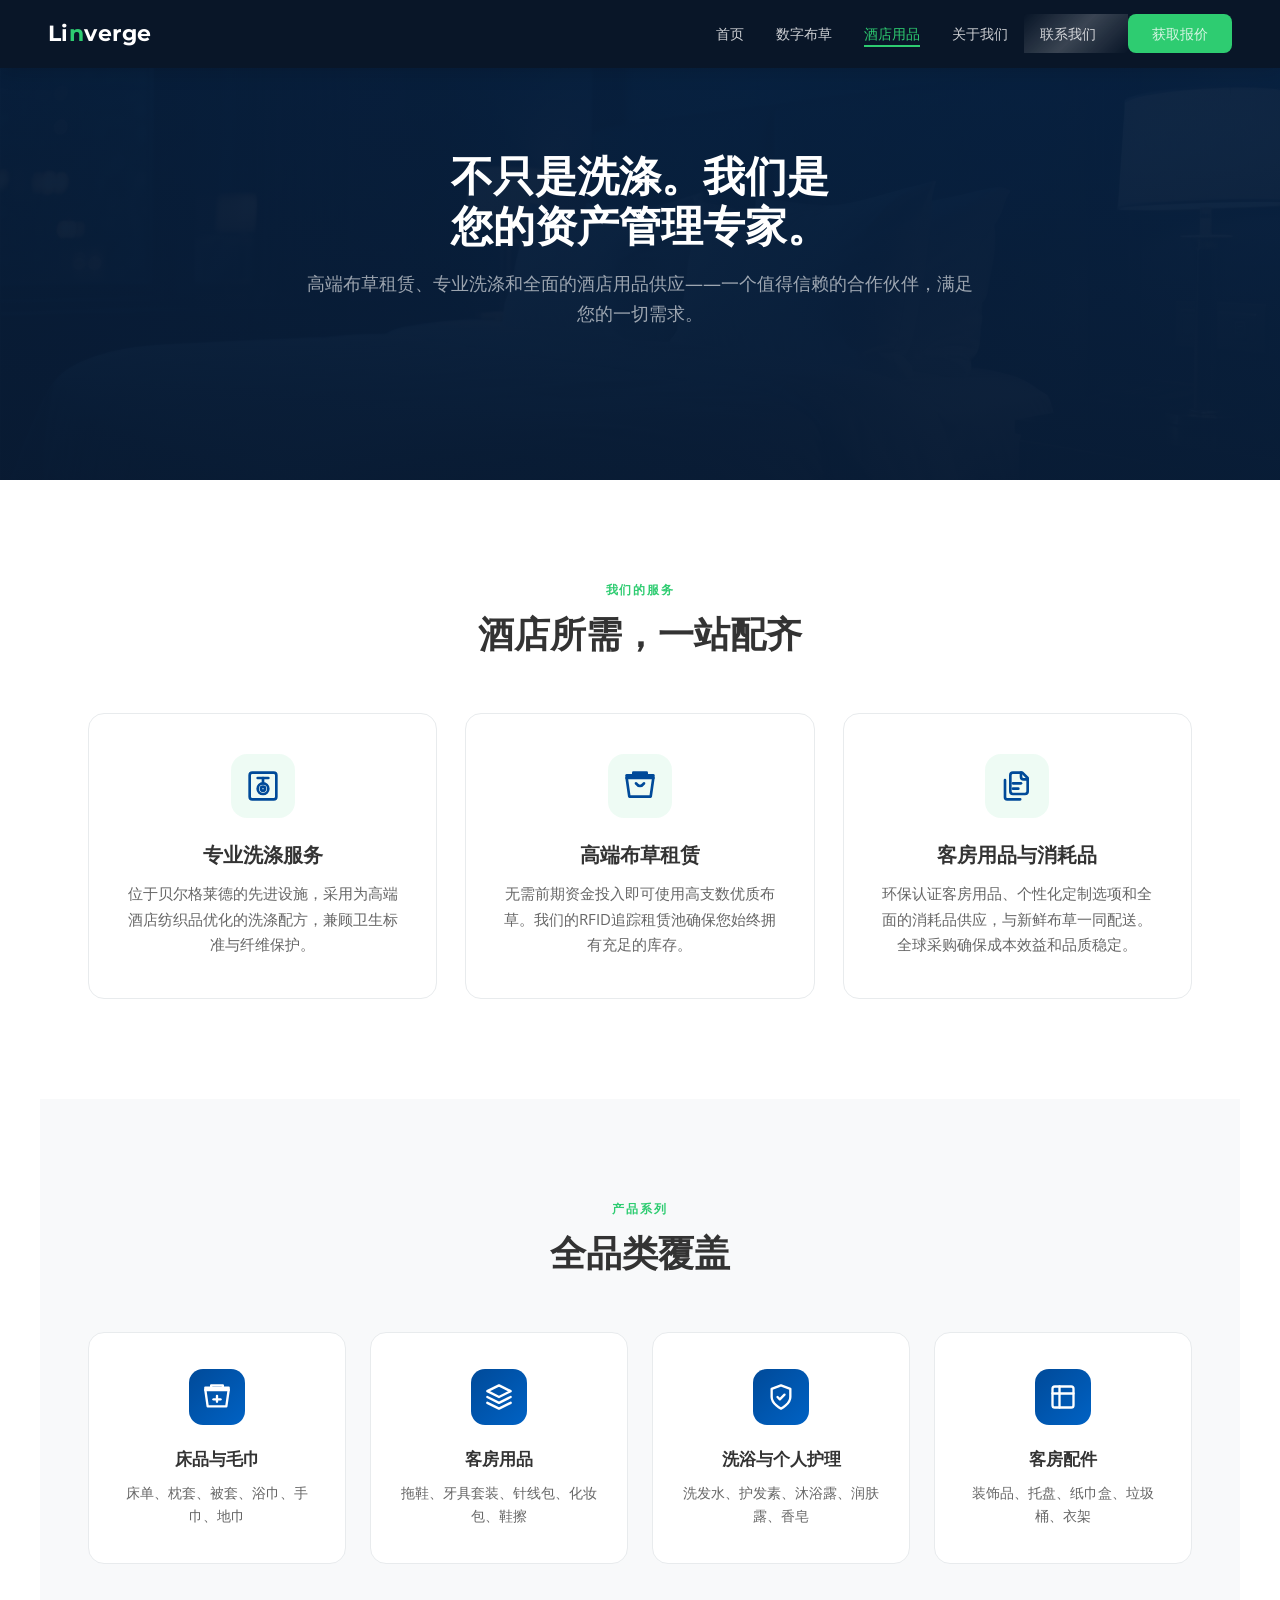
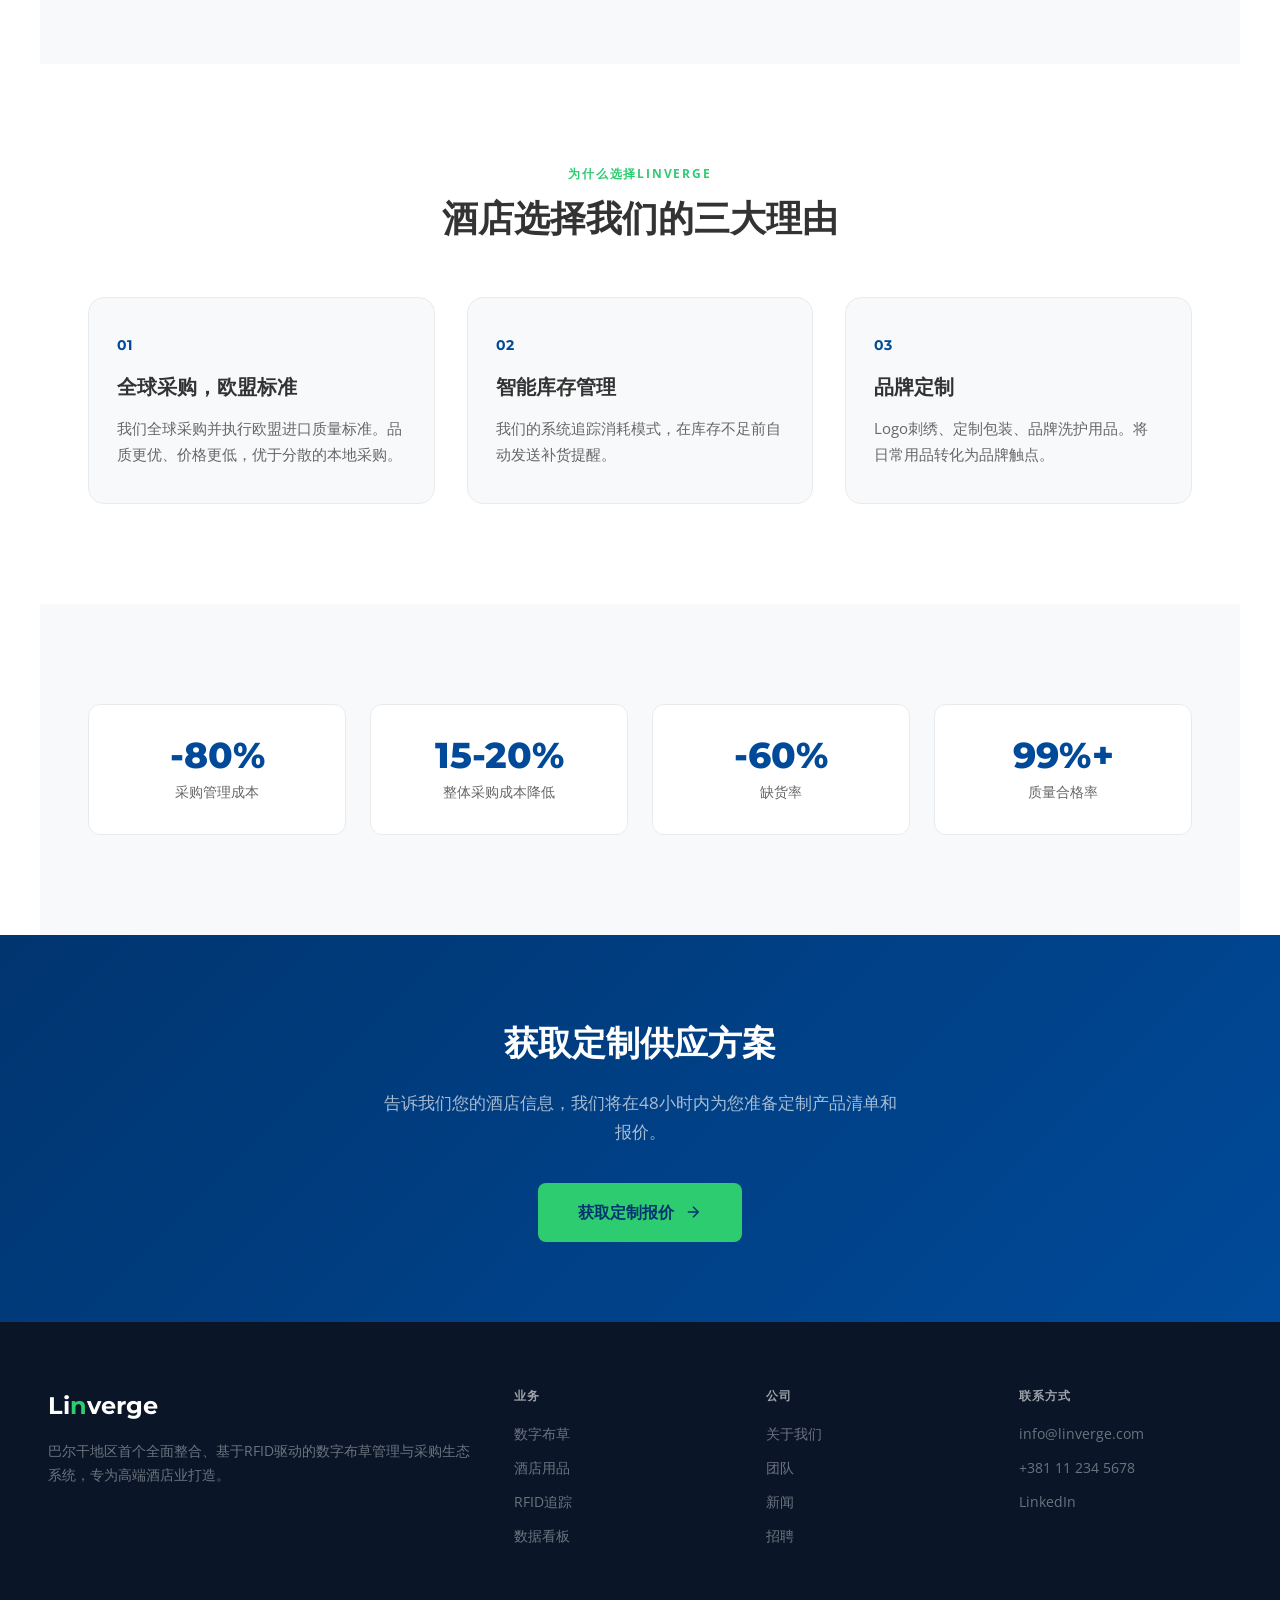
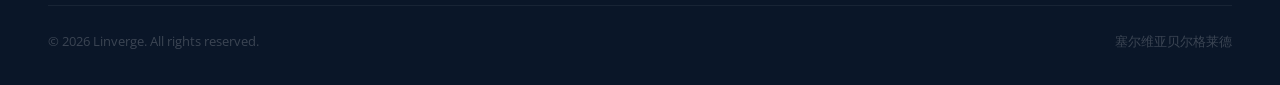
<file: zh/supplies.html>
<!DOCTYPE html>
<html lang="zh">
<head>
    <meta charset="UTF-8">
    <meta name="viewport" content="width=device-width, initial-scale=1.0">
    <title>酒店用品 - Linverge</title>
    <link rel="preconnect" href="https://fonts.googleapis.com">
    <link rel="preconnect" href="https://fonts.gstatic.com" crossorigin>
    <link href="https://fonts.googleapis.com/css2?family=Montserrat:wght@400;500;600;700;800&family=Open+Sans:wght@300;400;500;600&display=swap" rel="stylesheet">
    <link rel="stylesheet" href="../css/common.css">
    <style>
        /* ===== SERVICE PILLARS ===== */
        .service-grid {
            display: grid;
            grid-template-columns: repeat(3, 1fr);
            gap: 28px;
        }
        .service-card {
            background: var(--bg-white);
            border: 1px solid var(--border);
            border-radius: 16px;
            padding: 40px 32px;
            text-align: center;
            transition: var(--transition);
            position: relative;
            overflow: hidden;
        }
        .service-card::before {
            content: '';
            position: absolute;
            top: 0; left: 0;
            width: 100%; height: 3px;
            background: linear-gradient(90deg, var(--primary), var(--tech));
            transform: scaleX(0);
            transform-origin: left;
            transition: transform 0.4s ease;
        }
        .service-card:hover {
            box-shadow: 0 16px 48px var(--shadow-hover);
            transform: translateY(-6px);
            border-color: transparent;
        }
        .service-card:hover::before {
            transform: scaleX(1);
        }
        .service-icon {
            width: 64px; height: 64px;
            background: var(--tech-soft);
            border-radius: 16px;
            display: flex;
            align-items: center;
            justify-content: center;
            margin: 0 auto 24px;
        }
        .service-card h3 {
            font-family: 'Montserrat', sans-serif;
            font-size: 20px;
            font-weight: 700;
            color: var(--text-primary);
            margin-bottom: 12px;
            overflow-wrap: break-word;
            word-break: break-word;
            line-height: 1.35;
        }
        .service-card p {
            font-size: 15px;
            color: var(--text-secondary);
            line-height: 1.7;
        }

        /* ===== SUPPLY CATEGORIES ===== */
        .cat-grid {
            display: grid;
            grid-template-columns: repeat(4, 1fr);
            gap: 24px;
        }
        .cat-card {
            background: var(--bg-white);
            border: 1px solid var(--border);
            border-radius: 16px;
            padding: 36px 24px;
            text-align: center;
            transition: var(--transition);
        }
        .cat-card:hover {
            box-shadow: 0 12px 40px var(--shadow-hover);
            transform: translateY(-4px);
            border-color: transparent;
        }
        .cat-icon {
            width: 56px; height: 56px;
            background: linear-gradient(135deg, var(--primary), var(--primary-light));
            border-radius: 14px;
            display: flex;
            align-items: center;
            justify-content: center;
            margin: 0 auto 20px;
        }
        .cat-card h3 {
            font-family: 'Montserrat', sans-serif;
            font-size: 17px;
            font-weight: 600;
            margin-bottom: 8px;
            overflow-wrap: break-word;
            word-break: break-word;
        }
        .cat-card p {
            font-size: 14px;
            color: var(--text-secondary);
            line-height: 1.6;
        }

        /* ===== KEY ADVANTAGES ===== */
        .adv-grid {
            display: grid;
            grid-template-columns: repeat(3, 1fr);
            gap: 32px;
        }
        .adv-card {
            padding: 36px 28px;
            background: var(--bg-light);
            border-radius: 16px;
            border: 1px solid var(--border);
            transition: var(--transition);
        }
        .adv-card:hover {
            box-shadow: 0 12px 40px var(--shadow-hover);
            transform: translateY(-4px);
        }
        .adv-card .adv-num {
            font-family: 'Montserrat', sans-serif;
            font-size: 14px;
            font-weight: 700;
            color: var(--primary);
            margin-bottom: 12px;
        }
        .adv-card h3 {
            font-family: 'Montserrat', sans-serif;
            font-size: 20px;
            font-weight: 700;
            margin-bottom: 12px;
            overflow-wrap: break-word;
            word-break: break-word;
        }
        .adv-card p {
            font-size: 15px;
            color: var(--text-secondary);
            line-height: 1.7;
        }

        /* ===== DATA HIGHLIGHTS ===== */
        .data-grid {
            display: grid;
            grid-template-columns: repeat(4, 1fr);
            gap: 24px;
        }
        .data-card {
            text-align: center;
            padding: 32px 20px;
            background: var(--bg-white);
            border: 1px solid var(--border);
            border-radius: 12px;
            transition: var(--transition);
        }
        .data-card:hover {
            box-shadow: 0 8px 30px var(--shadow-hover);
            transform: translateY(-2px);
        }
        .data-card .data-num {
            font-family: 'Montserrat', sans-serif;
            font-size: 36px;
            font-weight: 800;
            color: var(--primary);
            line-height: 1;
            margin-bottom: 8px;
        }
        .data-card .data-label {
            font-size: 14px;
            color: var(--text-secondary);
            line-height: 1.5;
        }

        /* ===== RESPONSIVE ===== */
        @media (max-width: 1024px) {
            .service-grid { grid-template-columns: 1fr; }
            .cat-grid { grid-template-columns: repeat(2, 1fr); }
            .adv-grid { grid-template-columns: 1fr; }
            .data-grid { grid-template-columns: repeat(2, 1fr); }
        }
        @media (max-width: 768px) {
            .cat-grid { grid-template-columns: 1fr; }
            .data-grid { grid-template-columns: 1fr; }
        }
    </style>
</head>
<body>

    <!-- NAVIGATION -->
    <nav class="navbar scrolled" id="navbar">
        <a href="../index.html" class="nav-logo">Li<span class="accent">n</span>verge</a>
        <ul class="nav-links">
            <li><a href="../index.html">首页</a></li>
            <li><a href="../digital-linen.html">数字布草</a></li>
            <li><a href="../supplies.html" class="active">酒店用品</a></li>
            <li><a href="../about.html">关于我们</a></li>
            <li><a href="../contact.html">联系我们</a></li>
            <li><a href="../contact.html" class="nav-cta">获取报价</a></li>
        </ul>
    </nav>

    <!-- PAGE HERO -->
    <section class="page-hero">
        <div class="page-hero-content">
            <h1>不只是洗涤。我们是您的资产管理专家。</h1>
            <p>高端布草租赁、专业洗涤和全面的酒店用品供应——一个值得信赖的合作伙伴，满足您的一切需求。</p>
        </div>
    </section>

    <!-- SECTION 1: THREE SERVICE PILLARS -->
    <section class="section">
        <div class="section-header fade-up">
            <p class="section-label">我们的服务</p>
            <h2 class="section-title">酒店所需，一站配齐</h2>
        </div>
        <div class="service-grid">
            <div class="service-card fade-up">
                <div class="service-icon">
                    <svg width="32" height="32" viewBox="0 0 24 24" fill="none" stroke="var(--primary)" stroke-width="2" stroke-linecap="round" stroke-linejoin="round">
                        <rect x="2" y="2" width="20" height="20" rx="2"/>
                        <circle cx="12" cy="14" r="4"/>
                        <circle cx="12" cy="14" r="1.5"/>
                        <line x1="12" y1="6" x2="12" y2="10"/>
                        <line x1="8" y1="6" x2="16" y2="6"/>
                    </svg>
                </div>
                <h3>专业洗涤服务</h3>
                <p>位于贝尔格莱德的先进设施，采用为高端酒店纺织品优化的洗涤配方，兼顾卫生标准与纤维保护。</p>
            </div>
            <div class="service-card fade-up">
                <div class="service-icon">
                    <svg width="32" height="32" viewBox="0 0 24 24" fill="none" stroke="var(--primary)" stroke-width="2" stroke-linecap="round" stroke-linejoin="round">
                        <path d="M2 4h20v2H2z"/>
                        <path d="M2 6l2 14h16l2-14"/>
                        <path d="M9 10c0 0 1.5 2 3 2s3-2 3-2"/>
                        <path d="M7 4V2h10v2"/>
                    </svg>
                </div>
                <h3>高端布草租赁</h3>
                <p>无需前期资金投入即可使用高支数优质布草。我们的RFID追踪租赁池确保您始终拥有充足的库存。</p>
            </div>
            <div class="service-card fade-up">
                <div class="service-icon">
                    <svg width="32" height="32" viewBox="0 0 24 24" fill="none" stroke="var(--primary)" stroke-width="2" stroke-linecap="round" stroke-linejoin="round">
                        <path d="M20 7h-3a2 2 0 0 1-2-2V2"/>
                        <path d="M9 18a2 2 0 0 1-2-2V4a2 2 0 0 1 2-2h7l4 4v10a2 2 0 0 1-2 2H9z"/>
                        <path d="M3 7.6v12.8A1.6 1.6 0 0 0 4.6 22h9.8"/>
                        <line x1="9" y1="10" x2="15" y2="10"/>
                        <line x1="9" y1="14" x2="13" y2="14"/>
                    </svg>
                </div>
                <h3>客房用品与消耗品</h3>
                <p>环保认证客房用品、个性化定制选项和全面的消耗品供应，与新鲜布草一同配送。全球采购确保成本效益和品质稳定。</p>
            </div>
        </div>
    </section>

    <!-- SECTION 2: SUPPLY CATEGORIES -->
    <section class="section" style="background: var(--bg-light);">
        <div class="section-header fade-up">
            <p class="section-label">产品系列</p>
            <h2 class="section-title">全品类覆盖</h2>
        </div>
        <div class="cat-grid">
            <div class="cat-card fade-up">
                <div class="cat-icon">
                    <svg width="28" height="28" viewBox="0 0 24 24" fill="none" stroke="#fff" stroke-width="2" stroke-linecap="round" stroke-linejoin="round">
                        <path d="M2 4h20v2H2z"/>
                        <path d="M2 6l2 14h16l2-14"/>
                        <path d="M7 4V2h10v2"/>
                        <path d="M12 11v5"/>
                        <path d="M9 14h6"/>
                    </svg>
                </div>
                <h3>床品与毛巾</h3>
                <p>床单、枕套、被套、浴巾、手巾、地巾</p>
            </div>
            <div class="cat-card fade-up">
                <div class="cat-icon">
                    <svg width="28" height="28" viewBox="0 0 24 24" fill="none" stroke="#fff" stroke-width="2" stroke-linecap="round" stroke-linejoin="round">
                        <path d="M12 2L2 7l10 5 10-5-10-5z"/>
                        <path d="M2 17l10 5 10-5"/>
                        <path d="M2 12l10 5 10-5"/>
                    </svg>
                </div>
                <h3>客房用品</h3>
                <p>拖鞋、牙具套装、针线包、化妆包、鞋擦</p>
            </div>
            <div class="cat-card fade-up">
                <div class="cat-icon">
                    <svg width="28" height="28" viewBox="0 0 24 24" fill="none" stroke="#fff" stroke-width="2" stroke-linecap="round" stroke-linejoin="round">
                        <path d="M12 22s8-4 8-10V5l-8-3-8 3v7c0 6 8 10 8 10z"/>
                        <path d="M9 12l2 2 4-4"/>
                    </svg>
                </div>
                <h3>洗浴与个人护理</h3>
                <p>洗发水、护发素、沐浴露、润肤露、香皂</p>
            </div>
            <div class="cat-card fade-up">
                <div class="cat-icon">
                    <svg width="28" height="28" viewBox="0 0 24 24" fill="none" stroke="#fff" stroke-width="2" stroke-linecap="round" stroke-linejoin="round">
                        <rect x="3" y="3" width="18" height="18" rx="2"/>
                        <path d="M3 9h18"/>
                        <path d="M9 3v18"/>
                    </svg>
                </div>
                <h3>客房配件</h3>
                <p>装饰品、托盘、纸巾盒、垃圾桶、衣架</p>
            </div>
        </div>
    </section>

    <!-- SECTION 3: KEY ADVANTAGES -->
    <section class="section">
        <div class="section-header fade-up">
            <p class="section-label">为什么选择Linverge</p>
            <h2 class="section-title">酒店选择我们的三大理由</h2>
        </div>
        <div class="adv-grid">
            <div class="adv-card fade-up">
                <div class="adv-num">01</div>
                <h3>全球采购，欧盟标准</h3>
                <p>我们全球采购并执行欧盟进口质量标准。品质更优、价格更低，优于分散的本地采购。</p>
            </div>
            <div class="adv-card fade-up">
                <div class="adv-num">02</div>
                <h3>智能库存管理</h3>
                <p>我们的系统追踪消耗模式，在库存不足前自动发送补货提醒。</p>
            </div>
            <div class="adv-card fade-up">
                <div class="adv-num">03</div>
                <h3>品牌定制</h3>
                <p>Logo刺绣、定制包装、品牌洗护用品。将日常用品转化为品牌触点。</p>
            </div>
        </div>
    </section>

    <!-- SECTION 4: DATA HIGHLIGHTS -->
    <section class="section" style="background: var(--bg-light);">
        <div class="data-grid">
            <div class="data-card fade-up">
                <div class="data-num">-80%</div>
                <div class="data-label">采购管理成本</div>
            </div>
            <div class="data-card fade-up">
                <div class="data-num">15-20%</div>
                <div class="data-label">整体采购成本降低</div>
            </div>
            <div class="data-card fade-up">
                <div class="data-num">-60%</div>
                <div class="data-label">缺货率</div>
            </div>
            <div class="data-card fade-up">
                <div class="data-num">99%+</div>
                <div class="data-label">质量合格率</div>
            </div>
        </div>
    </section>

    <!-- SECTION 5: CTA -->
    <section class="cta-section">
        <h2 class="fade-up">获取定制供应方案</h2>
        <p class="fade-up">告诉我们您的酒店信息，我们将在48小时内为您准备定制产品清单和报价。</p>
        <a href="../contact.html" class="cta-btn fade-up">
            获取定制报价
            <svg width="18" height="18" viewBox="0 0 24 24" fill="none" stroke="currentColor" stroke-width="2"><path d="M5 12h14M12 5l7 7-7 7"/></svg>
        </a>
    </section>

    <!-- FOOTER -->
    <footer class="footer">
        <div class="footer-grid">
            <div class="footer-brand">
                <div class="logo">Li<span class="accent">n</span>verge</div>
                <p>巴尔干地区首个全面整合、基于RFID驱动的数字布草管理与采购生态系统，专为高端酒店业打造。</p>
            </div>
            <div class="footer-col">
                <h4>业务</h4>
                <a href="../digital-linen.html">数字布草</a>
                <a href="../supplies.html">酒店用品</a>
                <a href="../digital-linen.html">RFID追踪</a>
                <a href="../dashboard.html">数据看板</a>
            </div>
            <div class="footer-col">
                <h4>公司</h4>
                <a href="../about.html">关于我们</a>
                <a href="../about.html">团队</a>
                <a href="../about.html">新闻</a>
                <a href="../about.html">招聘</a>
            </div>
            <div class="footer-col">
                <h4>联系方式</h4>
                <a href="mailto:info@linverge.com">info@linverge.com</a>
                <a href="tel:+381112345678">+381 11 234 5678</a>
                <a href="#">LinkedIn</a>
            </div>
        </div>
        <div class="footer-bottom">
            <p><a href="../supplies.html" class="footer-copyright-link">&copy; 2026 Linverge. All rights reserved.</a></p>
            <p>塞尔维亚贝尔格莱德</p>
        </div>
    </footer>

    <script>
        const observer = new IntersectionObserver((entries) => {
            entries.forEach(entry => {
                if (entry.isIntersecting) {
                    entry.target.classList.add('visible');
                }
            });
        }, { threshold: 0.1 });

        document.querySelectorAll('.fade-up').forEach(el => observer.observe(el));
    </script>

</body>
</html>
</file>
<file: assets/index-a6lNsJsR.css>
*,:before,:after{--tw-border-spacing-x: 0;--tw-border-spacing-y: 0;--tw-translate-x: 0;--tw-translate-y: 0;--tw-rotate: 0;--tw-skew-x: 0;--tw-skew-y: 0;--tw-scale-x: 1;--tw-scale-y: 1;--tw-pan-x: ;--tw-pan-y: ;--tw-pinch-zoom: ;--tw-scroll-snap-strictness: proximity;--tw-gradient-from-position: ;--tw-gradient-via-position: ;--tw-gradient-to-position: ;--tw-ordinal: ;--tw-slashed-zero: ;--tw-numeric-figure: ;--tw-numeric-spacing: ;--tw-numeric-fraction: ;--tw-ring-inset: ;--tw-ring-offset-width: 0px;--tw-ring-offset-color: #fff;--tw-ring-color: rgb(59 130 246 / .5);--tw-ring-offset-shadow: 0 0 #0000;--tw-ring-shadow: 0 0 #0000;--tw-shadow: 0 0 #0000;--tw-shadow-colored: 0 0 #0000;--tw-blur: ;--tw-brightness: ;--tw-contrast: ;--tw-grayscale: ;--tw-hue-rotate: ;--tw-invert: ;--tw-saturate: ;--tw-sepia: ;--tw-drop-shadow: ;--tw-backdrop-blur: ;--tw-backdrop-brightness: ;--tw-backdrop-contrast: ;--tw-backdrop-grayscale: ;--tw-backdrop-hue-rotate: ;--tw-backdrop-invert: ;--tw-backdrop-opacity: ;--tw-backdrop-saturate: ;--tw-backdrop-sepia: ;--tw-contain-size: ;--tw-contain-layout: ;--tw-contain-paint: ;--tw-contain-style: }::backdrop{--tw-border-spacing-x: 0;--tw-border-spacing-y: 0;--tw-translate-x: 0;--tw-translate-y: 0;--tw-rotate: 0;--tw-skew-x: 0;--tw-skew-y: 0;--tw-scale-x: 1;--tw-scale-y: 1;--tw-pan-x: ;--tw-pan-y: ;--tw-pinch-zoom: ;--tw-scroll-snap-strictness: proximity;--tw-gradient-from-position: ;--tw-gradient-via-position: ;--tw-gradient-to-position: ;--tw-ordinal: ;--tw-slashed-zero: ;--tw-numeric-figure: ;--tw-numeric-spacing: ;--tw-numeric-fraction: ;--tw-ring-inset: ;--tw-ring-offset-width: 0px;--tw-ring-offset-color: #fff;--tw-ring-color: rgb(59 130 246 / .5);--tw-ring-offset-shadow: 0 0 #0000;--tw-ring-shadow: 0 0 #0000;--tw-shadow: 0 0 #0000;--tw-shadow-colored: 0 0 #0000;--tw-blur: ;--tw-brightness: ;--tw-contrast: ;--tw-grayscale: ;--tw-hue-rotate: ;--tw-invert: ;--tw-saturate: ;--tw-sepia: ;--tw-drop-shadow: ;--tw-backdrop-blur: ;--tw-backdrop-brightness: ;--tw-backdrop-contrast: ;--tw-backdrop-grayscale: ;--tw-backdrop-hue-rotate: ;--tw-backdrop-invert: ;--tw-backdrop-opacity: ;--tw-backdrop-saturate: ;--tw-backdrop-sepia: ;--tw-contain-size: ;--tw-contain-layout: ;--tw-contain-paint: ;--tw-contain-style: }*,:before,:after{box-sizing:border-box;border-width:0;border-style:solid;border-color:#e5e7eb}:before,:after{--tw-content: ""}html,:host{line-height:1.5;-webkit-text-size-adjust:100%;-moz-tab-size:4;-o-tab-size:4;tab-size:4;font-family:ui-sans-serif,system-ui,sans-serif,"Apple Color Emoji","Segoe UI Emoji",Segoe UI Symbol,"Noto Color Emoji";font-feature-settings:normal;font-variation-settings:normal;-webkit-tap-highlight-color:transparent}body{margin:0;line-height:inherit}hr{height:0;color:inherit;border-top-width:1px}abbr:where([title]){-webkit-text-decoration:underline dotted;text-decoration:underline dotted}h1,h2,h3,h4,h5,h6{font-size:inherit;font-weight:inherit}a{color:inherit;text-decoration:inherit}b,strong{font-weight:bolder}code,kbd,samp,pre{font-family:JetBrains Mono,monospace;font-feature-settings:normal;font-variation-settings:normal;font-size:1em}small{font-size:80%}sub,sup{font-size:75%;line-height:0;position:relative;vertical-align:baseline}sub{bottom:-.25em}sup{top:-.5em}table{text-indent:0;border-color:inherit;border-collapse:collapse}button,input,optgroup,select,textarea{font-family:inherit;font-feature-settings:inherit;font-variation-settings:inherit;font-size:100%;font-weight:inherit;line-height:inherit;letter-spacing:inherit;color:inherit;margin:0;padding:0}button,select{text-transform:none}button,input:where([type=button]),input:where([type=reset]),input:where([type=submit]){-webkit-appearance:button;background-color:transparent;background-image:none}:-moz-focusring{outline:auto}:-moz-ui-invalid{box-shadow:none}progress{vertical-align:baseline}::-webkit-inner-spin-button,::-webkit-outer-spin-button{height:auto}[type=search]{-webkit-appearance:textfield;outline-offset:-2px}::-webkit-search-decoration{-webkit-appearance:none}::-webkit-file-upload-button{-webkit-appearance:button;font:inherit}summary{display:list-item}blockquote,dl,dd,h1,h2,h3,h4,h5,h6,hr,figure,p,pre{margin:0}fieldset{margin:0;padding:0}legend{padding:0}ol,ul,menu{list-style:none;margin:0;padding:0}dialog{padding:0}textarea{resize:vertical}input::-moz-placeholder,textarea::-moz-placeholder{opacity:1;color:#9ca3af}input::placeholder,textarea::placeholder{opacity:1;color:#9ca3af}button,[role=button]{cursor:pointer}:disabled{cursor:default}img,svg,video,canvas,audio,iframe,embed,object{display:block;vertical-align:middle}img,video{max-width:100%;height:auto}[hidden]:where(:not([hidden=until-found])){display:none}:root{--background: 0 0% 100%;--foreground: 240 10% 3.9%;--card: 0 0% 100%;--card-foreground: 240 10% 3.9%;--popover: 0 0% 100%;--popover-foreground: 240 10% 3.9%;--primary: 240 5.9% 10%;--primary-foreground: 0 0% 98%;--secondary: 240 4.8% 95.9%;--secondary-foreground: 240 5.9% 10%;--muted: 240 4.8% 95.9%;--muted-foreground: 240 3.8% 46.1%;--accent: 240 4.8% 95.9%;--accent-foreground: 240 5.9% 10%;--destructive: 0 84.2% 60.2%;--destructive-foreground: 0 0% 98%;--border: 240 5.9% 90%;--input: 240 5.9% 90%;--ring: 240 5.9% 10%;--radius: .625rem;--sidebar-background: 0 0% 98%;--sidebar-foreground: 240 5.3% 26.1%;--sidebar-primary: 240 5.9% 10%;--sidebar-primary-foreground: 0 0% 98%;--sidebar-accent: 240 4.8% 95.9%;--sidebar-accent-foreground: 240 5.9% 10%;--sidebar-border: 220 13% 91%;--sidebar-ring: 217.2 91.2% 59.8%}.dark{--background: 240 10% 3.9%;--foreground: 0 0% 98%;--card: 240 10% 3.9%;--card-foreground: 0 0% 98%;--popover: 240 10% 3.9%;--popover-foreground: 0 0% 98%;--primary: 0 0% 98%;--primary-foreground: 240 5.9% 10%;--secondary: 240 3.7% 15.9%;--secondary-foreground: 0 0% 98%;--muted: 240 3.7% 15.9%;--muted-foreground: 240 5% 64.9%;--accent: 240 3.7% 15.9%;--accent-foreground: 0 0% 98%;--destructive: 0 62.8% 30.6%;--destructive-foreground: 0 0% 98%;--border: 240 3.7% 15.9%;--input: 240 3.7% 15.9%;--ring: 240 4.9% 83.9%;--sidebar-background: 240 5.9% 10%;--sidebar-foreground: 240 4.8% 95.9%;--sidebar-primary: 224.3 76.3% 48%;--sidebar-primary-foreground: 0 0% 100%;--sidebar-accent: 240 3.7% 15.9%;--sidebar-accent-foreground: 240 4.8% 95.9%;--sidebar-border: 240 3.7% 15.9%;--sidebar-ring: 217.2 91.2% 59.8%}*{border-color:hsl(var(--border))}html{scroll-behavior:smooth}body{--tw-bg-opacity: 1;background-color:rgb(15 27 46 / var(--tw-bg-opacity, 1));font-family:Inter,sans-serif;--tw-text-opacity: 1;color:rgb(244 242 238 / var(--tw-text-opacity, 1));-webkit-font-smoothing:antialiased;-moz-osx-font-smoothing:grayscale}h1,h2,h3,h4,h5,h6{font-family:Space Grotesk,sans-serif;letter-spacing:-.025em}.glass-nav{border-bottom-width:1px;border-color:#3a9b5a1a;background-color:#0f1b2ee6;--tw-backdrop-blur: blur(24px);-webkit-backdrop-filter:var(--tw-backdrop-blur) var(--tw-backdrop-brightness) var(--tw-backdrop-contrast) var(--tw-backdrop-grayscale) var(--tw-backdrop-hue-rotate) var(--tw-backdrop-invert) var(--tw-backdrop-opacity) var(--tw-backdrop-saturate) var(--tw-backdrop-sepia);backdrop-filter:var(--tw-backdrop-blur) var(--tw-backdrop-brightness) var(--tw-backdrop-contrast) var(--tw-backdrop-grayscale) var(--tw-backdrop-hue-rotate) var(--tw-backdrop-invert) var(--tw-backdrop-opacity) var(--tw-backdrop-saturate) var(--tw-backdrop-sepia)}.metric-card{border-width:1px;border-color:#3a9b5a1a;background-color:#ffffff08;padding:1.5rem}.btn-primary{--tw-bg-opacity: 1;background-color:rgb(58 155 90 / var(--tw-bg-opacity, 1));padding:.75rem 2rem;font-family:Space Grotesk,sans-serif;font-weight:600;--tw-text-opacity: 1;color:rgb(255 255 255 / var(--tw-text-opacity, 1));transition-property:all;transition-timing-function:cubic-bezier(.4,0,.2,1);transition-duration:.3s;animation-duration:.3s}.btn-primary:hover{--tw-shadow: 0 0 20px rgba(58,155,90,.25);--tw-shadow-colored: 0 0 20px var(--tw-shadow-color);box-shadow:var(--tw-ring-offset-shadow, 0 0 #0000),var(--tw-ring-shadow, 0 0 #0000),var(--tw-shadow)}.btn-secondary{border-width:1px;border-color:#f4f2ee33;background-color:transparent;padding:.75rem 2rem;font-family:Space Grotesk,sans-serif;font-weight:500;--tw-text-opacity: 1;color:rgb(244 242 238 / var(--tw-text-opacity, 1));transition-property:all;transition-timing-function:cubic-bezier(.4,0,.2,1);transition-duration:.3s;animation-duration:.3s}.btn-secondary:hover{--tw-border-opacity: 1;border-color:rgb(58 155 90 / var(--tw-border-opacity, 1));--tw-text-opacity: 1;color:rgb(58 155 90 / var(--tw-text-opacity, 1))}.link-tech{--tw-text-opacity: 1;color:rgb(58 155 90 / var(--tw-text-opacity, 1));text-underline-offset:4px;transition-property:all;transition-timing-function:cubic-bezier(.4,0,.2,1);transition-duration:.15s}.link-tech:hover{text-decoration-line:underline}.sr-only{position:absolute;width:1px;height:1px;padding:0;margin:-1px;overflow:hidden;clip:rect(0,0,0,0);white-space:nowrap;border-width:0}.pointer-events-none{pointer-events:none}.pointer-events-auto{pointer-events:auto}.\!visible{visibility:visible!important}.visible{visibility:visible}.invisible{visibility:hidden}.fixed{position:fixed}.absolute{position:absolute}.relative{position:relative}.inset-0{inset:0}.inset-x-0{left:0;right:0}.inset-y-0{top:0;bottom:0}.-bottom-1{bottom:-.25rem}.-bottom-12{bottom:-3rem}.-left-12{left:-3rem}.-right-12{right:-3rem}.-right-3{right:-.75rem}.-top-12{top:-3rem}.bottom-0{bottom:0}.bottom-3{bottom:.75rem}.bottom-4{bottom:1rem}.bottom-6{bottom:1.5rem}.bottom-8{bottom:2rem}.left-0{left:0}.left-1\/2{left:50%}.left-2{left:.5rem}.left-3{left:.75rem}.left-4{left:1rem}.left-\[50\%\]{left:50%}.right-0{right:0}.right-1{right:.25rem}.right-2{right:.5rem}.right-3{right:.75rem}.right-4{right:1rem}.top-0{top:0}.top-1\.5{top:.375rem}.top-1\/2{top:50%}.top-24{top:6rem}.top-3\.5{top:.875rem}.top-4{top:1rem}.top-\[1px\]{top:1px}.top-\[50\%\]{top:50%}.top-\[60\%\]{top:60%}.top-\[72px\]{top:72px}.top-full{top:100%}.isolate{isolation:isolate}.z-10{z-index:10}.z-20{z-index:20}.z-50{z-index:50}.z-\[1\]{z-index:1}.order-first{order:-9999}.order-last{order:9999}.col-start-2{grid-column-start:2}.row-span-2{grid-row:span 2 / span 2}.row-start-1{grid-row-start:1}.\!m-0{margin:0!important}.-mx-1{margin-left:-.25rem;margin-right:-.25rem}.-my-2{margin-top:-.5rem;margin-bottom:-.5rem}.mx-2{margin-left:.5rem;margin-right:.5rem}.mx-3\.5{margin-left:.875rem;margin-right:.875rem}.mx-auto{margin-left:auto;margin-right:auto}.my-0{margin-top:0;margin-bottom:0}.my-0\.5{margin-top:.125rem;margin-bottom:.125rem}.my-1{margin-top:.25rem;margin-bottom:.25rem}.-ml-4{margin-left:-1rem}.-mt-4{margin-top:-1rem}.mb-1{margin-bottom:.25rem}.mb-10{margin-bottom:2.5rem}.mb-12{margin-bottom:3rem}.mb-14{margin-bottom:3.5rem}.mb-2{margin-bottom:.5rem}.mb-3{margin-bottom:.75rem}.mb-4{margin-bottom:1rem}.mb-5{margin-bottom:1.25rem}.mb-6{margin-bottom:1.5rem}.mb-8{margin-bottom:2rem}.ml-1{margin-left:.25rem}.ml-4{margin-left:1rem}.ml-auto{margin-left:auto}.mt-0\.5{margin-top:.125rem}.mt-1{margin-top:.25rem}.mt-1\.5{margin-top:.375rem}.mt-2{margin-top:.5rem}.mt-3{margin-top:.75rem}.mt-4{margin-top:1rem}.mt-6{margin-top:1.5rem}.mt-auto{margin-top:auto}.line-clamp-1{overflow:hidden;display:-webkit-box;-webkit-box-orient:vertical;-webkit-line-clamp:1}.line-clamp-2{overflow:hidden;display:-webkit-box;-webkit-box-orient:vertical;-webkit-line-clamp:2}.block{display:block}.inline-block{display:inline-block}.flex{display:flex}.inline-flex{display:inline-flex}.table{display:table}.table-caption{display:table-caption}.table-cell{display:table-cell}.table-row{display:table-row}.grid{display:grid}.hidden{display:none}.aspect-square{aspect-ratio:1 / 1}.aspect-video{aspect-ratio:16 / 9}.size-10{width:2.5rem;height:2.5rem}.size-2{width:.5rem;height:.5rem}.size-2\.5{width:.625rem;height:.625rem}.size-3{width:.75rem;height:.75rem}.size-3\.5{width:.875rem;height:.875rem}.size-4{width:1rem;height:1rem}.size-6{width:1.5rem;height:1.5rem}.size-7{width:1.75rem;height:1.75rem}.size-8{width:2rem;height:2rem}.size-9{width:2.25rem;height:2.25rem}.size-auto{width:auto;height:auto}.size-full{width:100%;height:100%}.h-0\.5{height:.125rem}.h-1{height:.25rem}.h-1\.5{height:.375rem}.h-10{height:2.5rem}.h-12{height:3rem}.h-14{height:3.5rem}.h-16{height:4rem}.h-2{height:.5rem}.h-2\.5{height:.625rem}.h-20{height:5rem}.h-24{height:6rem}.h-4{height:1rem}.h-48{height:12rem}.h-5{height:1.25rem}.h-52{height:13rem}.h-56{height:14rem}.h-6{height:1.5rem}.h-64{height:16rem}.h-7{height:1.75rem}.h-8{height:2rem}.h-9{height:2.25rem}.h-\[1\.15rem\]{height:1.15rem}.h-\[72px\]{height:72px}.h-\[calc\(100\%-1px\)\]{height:calc(100% - 1px)}.h-\[var\(--radix-navigation-menu-viewport-height\)\]{height:var(--radix-navigation-menu-viewport-height)}.h-\[var\(--radix-select-trigger-height\)\]{height:var(--radix-select-trigger-height)}.h-auto{height:auto}.h-full{height:100%}.h-px{height:1px}.h-svh{height:100svh}.max-h-\[300px\]{max-height:300px}.min-h-0{min-height:0px}.min-h-16{min-height:4rem}.min-h-4{min-height:1rem}.min-h-\[400px\]{min-height:400px}.min-h-\[520px\]{min-height:520px}.min-h-screen{min-height:100vh}.min-h-svh{min-height:100svh}.w-0{width:0px}.w-1{width:.25rem}.w-14{width:3.5rem}.w-16{width:4rem}.w-2{width:.5rem}.w-2\.5{width:.625rem}.w-20{width:5rem}.w-24{width:6rem}.w-3{width:.75rem}.w-3\/4{width:75%}.w-4{width:1rem}.w-5{width:1.25rem}.w-6{width:1.5rem}.w-64{width:16rem}.w-72{width:18rem}.w-8{width:2rem}.w-9{width:2.25rem}.w-\[100px\]{width:100px}.w-auto{width:auto}.w-fit{width:-moz-fit-content;width:fit-content}.w-full{width:100%}.w-max{width:-moz-max-content;width:max-content}.w-px{width:1px}.min-w-0{min-width:0px}.min-w-10{min-width:2.5rem}.min-w-5{min-width:1.25rem}.min-w-8{min-width:2rem}.min-w-9{min-width:2.25rem}.min-w-\[12rem\]{min-width:12rem}.min-w-\[200px\]{min-width:200px}.min-w-\[8rem\]{min-width:8rem}.min-w-\[var\(--radix-select-trigger-width\)\]{min-width:var(--radix-select-trigger-width)}.max-w-2xl{max-width:42rem}.max-w-3xl{max-width:48rem}.max-w-4xl{max-width:56rem}.max-w-\[1280px\]{max-width:1280px}.max-w-\[calc\(100\%-2rem\)\]{max-width:calc(100% - 2rem)}.max-w-max{max-width:-moz-max-content;max-width:max-content}.max-w-md{max-width:28rem}.max-w-sm{max-width:24rem}.max-w-xl{max-width:36rem}.max-w-xs{max-width:20rem}.flex-1{flex:1 1 0%}.shrink-0{flex-shrink:0}.grow{flex-grow:1}.grow-0{flex-grow:0}.basis-full{flex-basis:100%}.caption-bottom{caption-side:bottom}.border-collapse{border-collapse:collapse}.-translate-x-1\/2{--tw-translate-x: -50%;transform:translate(var(--tw-translate-x),var(--tw-translate-y)) rotate(var(--tw-rotate)) skew(var(--tw-skew-x)) skewY(var(--tw-skew-y)) scaleX(var(--tw-scale-x)) scaleY(var(--tw-scale-y))}.-translate-x-px{--tw-translate-x: -1px;transform:translate(var(--tw-translate-x),var(--tw-translate-y)) rotate(var(--tw-rotate)) skew(var(--tw-skew-x)) skewY(var(--tw-skew-y)) scaleX(var(--tw-scale-x)) scaleY(var(--tw-scale-y))}.-translate-y-1\/2{--tw-translate-y: -50%;transform:translate(var(--tw-translate-x),var(--tw-translate-y)) rotate(var(--tw-rotate)) skew(var(--tw-skew-x)) skewY(var(--tw-skew-y)) scaleX(var(--tw-scale-x)) scaleY(var(--tw-scale-y))}.translate-x-\[-50\%\]{--tw-translate-x: -50%;transform:translate(var(--tw-translate-x),var(--tw-translate-y)) rotate(var(--tw-rotate)) skew(var(--tw-skew-x)) skewY(var(--tw-skew-y)) scaleX(var(--tw-scale-x)) scaleY(var(--tw-scale-y))}.translate-x-px{--tw-translate-x: 1px;transform:translate(var(--tw-translate-x),var(--tw-translate-y)) rotate(var(--tw-rotate)) skew(var(--tw-skew-x)) skewY(var(--tw-skew-y)) scaleX(var(--tw-scale-x)) scaleY(var(--tw-scale-y))}.translate-y-0\.5{--tw-translate-y: .125rem;transform:translate(var(--tw-translate-x),var(--tw-translate-y)) rotate(var(--tw-rotate)) skew(var(--tw-skew-x)) skewY(var(--tw-skew-y)) scaleX(var(--tw-scale-x)) scaleY(var(--tw-scale-y))}.translate-y-\[-50\%\]{--tw-translate-y: -50%;transform:translate(var(--tw-translate-x),var(--tw-translate-y)) rotate(var(--tw-rotate)) skew(var(--tw-skew-x)) skewY(var(--tw-skew-y)) scaleX(var(--tw-scale-x)) scaleY(var(--tw-scale-y))}.translate-y-\[calc\(-50\%_-_2px\)\]{--tw-translate-y: calc(-50% - 2px) ;transform:translate(var(--tw-translate-x),var(--tw-translate-y)) rotate(var(--tw-rotate)) skew(var(--tw-skew-x)) skewY(var(--tw-skew-y)) scaleX(var(--tw-scale-x)) scaleY(var(--tw-scale-y))}.rotate-45{--tw-rotate: 45deg;transform:translate(var(--tw-translate-x),var(--tw-translate-y)) rotate(var(--tw-rotate)) skew(var(--tw-skew-x)) skewY(var(--tw-skew-y)) scaleX(var(--tw-scale-x)) scaleY(var(--tw-scale-y))}.rotate-90{--tw-rotate: 90deg;transform:translate(var(--tw-translate-x),var(--tw-translate-y)) rotate(var(--tw-rotate)) skew(var(--tw-skew-x)) skewY(var(--tw-skew-y)) scaleX(var(--tw-scale-x)) scaleY(var(--tw-scale-y))}.transform{transform:translate(var(--tw-translate-x),var(--tw-translate-y)) rotate(var(--tw-rotate)) skew(var(--tw-skew-x)) skewY(var(--tw-skew-y)) scaleX(var(--tw-scale-x)) scaleY(var(--tw-scale-y))}@keyframes bounce{0%,to{transform:translateY(-25%);animation-timing-function:cubic-bezier(.8,0,1,1)}50%{transform:none;animation-timing-function:cubic-bezier(0,0,.2,1)}}.animate-bounce{animation:bounce 1s infinite}@keyframes caret-blink{0%,70%,to{opacity:1}20%,50%{opacity:0}}.animate-caret-blink{animation:caret-blink 1.25s ease-out infinite}@keyframes pulse{50%{opacity:.5}}.animate-pulse{animation:pulse 2s cubic-bezier(.4,0,.6,1) infinite}@keyframes spin{to{transform:rotate(360deg)}}.animate-spin{animation:spin 1s linear infinite}.cursor-crosshair{cursor:crosshair}.cursor-default{cursor:default}.cursor-text{cursor:text}.touch-none{touch-action:none}.select-none{-webkit-user-select:none;-moz-user-select:none;user-select:none}.resize-none{resize:none}.resize{resize:both}.scroll-my-1{scroll-margin-top:.25rem;scroll-margin-bottom:.25rem}.scroll-py-1{scroll-padding-top:.25rem;scroll-padding-bottom:.25rem}.list-disc{list-style-type:disc}.list-none{list-style-type:none}.auto-rows-min{grid-auto-rows:min-content}.grid-cols-1{grid-template-columns:repeat(1,minmax(0,1fr))}.grid-cols-2{grid-template-columns:repeat(2,minmax(0,1fr))}.grid-cols-\[0_1fr\]{grid-template-columns:0 1fr}.grid-rows-\[auto_auto\]{grid-template-rows:auto auto}.flex-row{flex-direction:row}.flex-col{flex-direction:column}.flex-col-reverse{flex-direction:column-reverse}.flex-wrap{flex-wrap:wrap}.place-content-center{place-content:center}.items-start{align-items:flex-start}.items-end{align-items:flex-end}.items-center{align-items:center}.items-stretch{align-items:stretch}.justify-start{justify-content:flex-start}.justify-end{justify-content:flex-end}.justify-center{justify-content:center}.justify-between{justify-content:space-between}.justify-items-start{justify-items:start}.gap-0{gap:0px}.gap-0\.5{gap:.125rem}.gap-1{gap:.25rem}.gap-1\.5{gap:.375rem}.gap-10{gap:2.5rem}.gap-12{gap:3rem}.gap-2{gap:.5rem}.gap-2\.5{gap:.625rem}.gap-3{gap:.75rem}.gap-4{gap:1rem}.gap-5{gap:1.25rem}.gap-6{gap:1.5rem}.gap-7{gap:1.75rem}.gap-8{gap:2rem}.gap-\[--spacing\(var\(--gap\)\)\]{gap:var(--spacing(var(--gap)))}.gap-x-6{-moz-column-gap:1.5rem;column-gap:1.5rem}.gap-y-0\.5{row-gap:.125rem}.gap-y-2{row-gap:.5rem}.space-y-2>:not([hidden])~:not([hidden]){--tw-space-y-reverse: 0;margin-top:calc(.5rem * calc(1 - var(--tw-space-y-reverse)));margin-bottom:calc(.5rem * var(--tw-space-y-reverse))}.space-y-3>:not([hidden])~:not([hidden]){--tw-space-y-reverse: 0;margin-top:calc(.75rem * calc(1 - var(--tw-space-y-reverse)));margin-bottom:calc(.75rem * var(--tw-space-y-reverse))}.space-y-4>:not([hidden])~:not([hidden]){--tw-space-y-reverse: 0;margin-top:calc(1rem * calc(1 - var(--tw-space-y-reverse)));margin-bottom:calc(1rem * var(--tw-space-y-reverse))}.space-y-5>:not([hidden])~:not([hidden]){--tw-space-y-reverse: 0;margin-top:calc(1.25rem * calc(1 - var(--tw-space-y-reverse)));margin-bottom:calc(1.25rem * var(--tw-space-y-reverse))}.space-y-6>:not([hidden])~:not([hidden]){--tw-space-y-reverse: 0;margin-top:calc(1.5rem * calc(1 - var(--tw-space-y-reverse)));margin-bottom:calc(1.5rem * var(--tw-space-y-reverse))}.space-y-8>:not([hidden])~:not([hidden]){--tw-space-y-reverse: 0;margin-top:calc(2rem * calc(1 - var(--tw-space-y-reverse)));margin-bottom:calc(2rem * var(--tw-space-y-reverse))}.self-start{align-self:flex-start}.self-stretch{align-self:stretch}.justify-self-end{justify-self:end}.overflow-auto{overflow:auto}.overflow-hidden{overflow:hidden}.overflow-x-auto{overflow-x:auto}.overflow-y-auto{overflow-y:auto}.overflow-x-hidden{overflow-x:hidden}.whitespace-nowrap{white-space:nowrap}.text-balance{text-wrap:balance}.break-words{overflow-wrap:break-word}.rounded{border-radius:.25rem}.rounded-\[2px\]{border-radius:2px}.rounded-\[4px\]{border-radius:4px}.rounded-\[calc\(var\(--radius\)-5px\)\]{border-radius:calc(var(--radius) - 5px)}.rounded-\[inherit\]{border-radius:inherit}.rounded-full{border-radius:9999px}.rounded-lg{border-radius:var(--radius)}.rounded-md{border-radius:calc(var(--radius) - 2px)}.rounded-none{border-radius:0}.rounded-sm{border-radius:calc(var(--radius) - 4px)}.rounded-xl{border-radius:calc(var(--radius) + 4px)}.rounded-xs{border-radius:calc(var(--radius) - 6px)}.rounded-l-md{border-top-left-radius:calc(var(--radius) - 2px);border-bottom-left-radius:calc(var(--radius) - 2px)}.rounded-r-md{border-top-right-radius:calc(var(--radius) - 2px);border-bottom-right-radius:calc(var(--radius) - 2px)}.rounded-tl-sm{border-top-left-radius:calc(var(--radius) - 4px)}.border{border-width:1px}.border-0{border-width:0px}.border-\[1\.5px\]{border-width:1.5px}.border-y{border-top-width:1px;border-bottom-width:1px}.border-b{border-bottom-width:1px}.border-b-2{border-bottom-width:2px}.border-l{border-left-width:1px}.border-r{border-right-width:1px}.border-t{border-top-width:1px}.border-dashed{border-style:dashed}.border-border{border-color:hsl(var(--border))}.border-border\/50{border-color:hsl(var(--border) / .5)}.border-graphite\/10{border-color:#1e1e1e1a}.border-graphite\/5{border-color:#1e1e1e0d}.border-input{border-color:hsl(var(--input))}.border-linen\/10{border-color:#f4f2ee1a}.border-linen\/20{border-color:#f4f2ee33}.border-linen\/5{border-color:#f4f2ee0d}.border-midnight\/10{border-color:#0f1b2e1a}.border-midnight\/5{border-color:#0f1b2e0d}.border-primary{border-color:hsl(var(--primary))}.border-sidebar-border{border-color:hsl(var(--sidebar-border))}.border-tech{--tw-border-opacity: 1;border-color:rgb(58 155 90 / var(--tw-border-opacity, 1))}.border-tech\/10{border-color:#3a9b5a1a}.border-tech\/15{border-color:#3a9b5a26}.border-tech\/20{border-color:#3a9b5a33}.border-tech\/30{border-color:#3a9b5a4d}.border-tech\/40{border-color:#3a9b5a66}.border-transparent{border-color:transparent}.border-white\/10{border-color:#ffffff1a}.border-l-transparent{border-left-color:transparent}.border-t-transparent{border-top-color:transparent}.bg-accent{background-color:hsl(var(--accent))}.bg-background{background-color:hsl(var(--background))}.bg-black\/50{background-color:#00000080}.bg-blue-500{--tw-bg-opacity: 1;background-color:rgb(59 130 246 / var(--tw-bg-opacity, 1))}.bg-border{background-color:hsl(var(--border))}.bg-card{background-color:hsl(var(--card))}.bg-destructive{--tw-bg-opacity: 1;background-color:hsl(var(--destructive) / var(--tw-bg-opacity, 1))}.bg-foreground{background-color:hsl(var(--foreground))}.bg-graphite\/5{background-color:#1e1e1e0d}.bg-gray-400{--tw-bg-opacity: 1;background-color:rgb(156 163 175 / var(--tw-bg-opacity, 1))}.bg-green-500{--tw-bg-opacity: 1;background-color:rgb(34 197 94 / var(--tw-bg-opacity, 1))}.bg-input{background-color:hsl(var(--input))}.bg-linen{--tw-bg-opacity: 1;background-color:rgb(244 242 238 / var(--tw-bg-opacity, 1))}.bg-midnight{--tw-bg-opacity: 1;background-color:rgb(15 27 46 / var(--tw-bg-opacity, 1))}.bg-midnight\/5{background-color:#0f1b2e0d}.bg-midnight\/80{background-color:#0f1b2ecc}.bg-midnight\/90{background-color:#0f1b2ee6}.bg-midnight\/95{background-color:#0f1b2ef2}.bg-muted{background-color:hsl(var(--muted))}.bg-muted\/50{background-color:hsl(var(--muted) / .5)}.bg-popover{background-color:hsl(var(--popover))}.bg-primary{background-color:hsl(var(--primary))}.bg-primary\/20{background-color:hsl(var(--primary) / .2)}.bg-red-500{--tw-bg-opacity: 1;background-color:rgb(239 68 68 / var(--tw-bg-opacity, 1))}.bg-secondary{background-color:hsl(var(--secondary))}.bg-sidebar{background-color:hsl(var(--sidebar-background))}.bg-sidebar-border{background-color:hsl(var(--sidebar-border))}.bg-tech{--tw-bg-opacity: 1;background-color:rgb(58 155 90 / var(--tw-bg-opacity, 1))}.bg-tech\/10{background-color:#3a9b5a1a}.bg-tech\/15{background-color:#3a9b5a26}.bg-tech\/5{background-color:#3a9b5a0d}.bg-transparent{background-color:transparent}.bg-white{--tw-bg-opacity: 1;background-color:rgb(255 255 255 / var(--tw-bg-opacity, 1))}.bg-white\/5{background-color:#ffffff0d}.bg-white\/\[0\.02\]{background-color:#ffffff05}.bg-yellow-500{--tw-bg-opacity: 1;background-color:rgb(234 179 8 / var(--tw-bg-opacity, 1))}.bg-gradient-to-b{background-image:linear-gradient(to bottom,var(--tw-gradient-stops))}.bg-gradient-to-br{background-image:linear-gradient(to bottom right,var(--tw-gradient-stops))}.bg-gradient-to-r{background-image:linear-gradient(to right,var(--tw-gradient-stops))}.bg-gradient-to-t{background-image:linear-gradient(to top,var(--tw-gradient-stops))}.from-graphite\/70{--tw-gradient-from: rgb(30 30 30 / .7) var(--tw-gradient-from-position);--tw-gradient-to: rgb(30 30 30 / 0) var(--tw-gradient-to-position);--tw-gradient-stops: var(--tw-gradient-from), var(--tw-gradient-to)}.from-graphite\/80{--tw-gradient-from: rgb(30 30 30 / .8) var(--tw-gradient-from-position);--tw-gradient-to: rgb(30 30 30 / 0) var(--tw-gradient-to-position);--tw-gradient-stops: var(--tw-gradient-from), var(--tw-gradient-to)}.from-midnight{--tw-gradient-from: #0F1B2E var(--tw-gradient-from-position);--tw-gradient-to: rgb(15 27 46 / 0) var(--tw-gradient-to-position);--tw-gradient-stops: var(--tw-gradient-from), var(--tw-gradient-to)}.from-midnight\/70{--tw-gradient-from: rgb(15 27 46 / .7) var(--tw-gradient-from-position);--tw-gradient-to: rgb(15 27 46 / 0) var(--tw-gradient-to-position);--tw-gradient-stops: var(--tw-gradient-from), var(--tw-gradient-to)}.from-midnight\/80{--tw-gradient-from: rgb(15 27 46 / .8) var(--tw-gradient-from-position);--tw-gradient-to: rgb(15 27 46 / 0) var(--tw-gradient-to-position);--tw-gradient-stops: var(--tw-gradient-from), var(--tw-gradient-to)}.from-midnight\/90{--tw-gradient-from: rgb(15 27 46 / .9) var(--tw-gradient-from-position);--tw-gradient-to: rgb(15 27 46 / 0) var(--tw-gradient-to-position);--tw-gradient-stops: var(--tw-gradient-from), var(--tw-gradient-to)}.from-transparent{--tw-gradient-from: transparent var(--tw-gradient-from-position);--tw-gradient-to: rgb(0 0 0 / 0) var(--tw-gradient-to-position);--tw-gradient-stops: var(--tw-gradient-from), var(--tw-gradient-to)}.via-\[\#162840\]{--tw-gradient-to: rgb(22 40 64 / 0) var(--tw-gradient-to-position);--tw-gradient-stops: var(--tw-gradient-from), #162840 var(--tw-gradient-via-position), var(--tw-gradient-to)}.via-midnight\/50{--tw-gradient-to: rgb(15 27 46 / 0) var(--tw-gradient-to-position);--tw-gradient-stops: var(--tw-gradient-from), rgb(15 27 46 / .5) var(--tw-gradient-via-position), var(--tw-gradient-to)}.via-midnight\/80{--tw-gradient-to: rgb(15 27 46 / 0) var(--tw-gradient-to-position);--tw-gradient-stops: var(--tw-gradient-from), rgb(15 27 46 / .8) var(--tw-gradient-via-position), var(--tw-gradient-to)}.via-tech{--tw-gradient-to: rgb(58 155 90 / 0) var(--tw-gradient-to-position);--tw-gradient-stops: var(--tw-gradient-from), #3A9B5A var(--tw-gradient-via-position), var(--tw-gradient-to)}.to-midnight{--tw-gradient-to: #0F1B2E var(--tw-gradient-to-position)}.to-tech\/20{--tw-gradient-to: rgb(58 155 90 / .2) var(--tw-gradient-to-position)}.to-tech\/30{--tw-gradient-to: rgb(58 155 90 / .3) var(--tw-gradient-to-position)}.to-transparent{--tw-gradient-to: transparent var(--tw-gradient-to-position)}.fill-current{fill:currentColor}.fill-foreground{fill:hsl(var(--foreground))}.fill-primary{fill:hsl(var(--primary))}.object-cover{-o-object-fit:cover;object-fit:cover}.p-0{padding:0}.p-1{padding:.25rem}.p-10{padding:2.5rem}.p-12{padding:3rem}.p-2{padding:.5rem}.p-3{padding:.75rem}.p-4{padding:1rem}.p-5{padding:1.25rem}.p-6{padding:1.5rem}.p-7{padding:1.75rem}.p-8{padding:2rem}.p-\[3px\]{padding:3px}.p-px{padding:1px}.px-1{padding-left:.25rem;padding-right:.25rem}.px-1\.5{padding-left:.375rem;padding-right:.375rem}.px-2{padding-left:.5rem;padding-right:.5rem}.px-2\.5{padding-left:.625rem;padding-right:.625rem}.px-3{padding-left:.75rem;padding-right:.75rem}.px-4{padding-left:1rem;padding-right:1rem}.px-5{padding-left:1.25rem;padding-right:1.25rem}.px-6{padding-left:1.5rem;padding-right:1.5rem}.py-0\.5{padding-top:.125rem;padding-bottom:.125rem}.py-1{padding-top:.25rem;padding-bottom:.25rem}.py-1\.5{padding-top:.375rem;padding-bottom:.375rem}.py-12{padding-top:3rem;padding-bottom:3rem}.py-16{padding-top:4rem;padding-bottom:4rem}.py-2{padding-top:.5rem;padding-bottom:.5rem}.py-2\.5{padding-top:.625rem;padding-bottom:.625rem}.py-20{padding-top:5rem;padding-bottom:5rem}.py-3{padding-top:.75rem;padding-bottom:.75rem}.py-4{padding-top:1rem;padding-bottom:1rem}.py-6{padding-top:1.5rem;padding-bottom:1.5rem}.pb-20{padding-bottom:5rem}.pb-3{padding-bottom:.75rem}.pb-4{padding-bottom:1rem}.pl-2{padding-left:.5rem}.pl-3{padding-left:.75rem}.pl-4{padding-left:1rem}.pl-8{padding-left:2rem}.pl-9{padding-left:2.25rem}.pr-1{padding-right:.25rem}.pr-12{padding-right:3rem}.pr-2{padding-right:.5rem}.pr-2\.5{padding-right:.625rem}.pr-3{padding-right:.75rem}.pr-8{padding-right:2rem}.pt-0{padding-top:0}.pt-2{padding-top:.5rem}.pt-3{padding-top:.75rem}.pt-32{padding-top:8rem}.pt-4{padding-top:1rem}.pt-6{padding-top:1.5rem}.text-left{text-align:left}.text-center{text-align:center}.align-middle{vertical-align:middle}.font-heading{font-family:Space Grotesk,sans-serif}.font-mono{font-family:JetBrains Mono,monospace}.font-sans{font-family:ui-sans-serif,system-ui,sans-serif,"Apple Color Emoji","Segoe UI Emoji",Segoe UI Symbol,"Noto Color Emoji"}.text-2xl{font-size:1.5rem;line-height:2rem}.text-3xl{font-size:1.875rem;line-height:2.25rem}.text-4xl{font-size:2.25rem;line-height:2.5rem}.text-5xl{font-size:3rem;line-height:1}.text-\[0\.8rem\]{font-size:.8rem}.text-base{font-size:1rem;line-height:1.5rem}.text-lg{font-size:1.125rem;line-height:1.75rem}.text-sm{font-size:.875rem;line-height:1.25rem}.text-sm\/relaxed{font-size:.875rem;line-height:1.625}.text-xl{font-size:1.25rem;line-height:1.75rem}.text-xs{font-size:.75rem;line-height:1rem}.font-bold{font-weight:700}.font-medium{font-weight:500}.font-normal{font-weight:400}.font-semibold{font-weight:600}.uppercase{text-transform:uppercase}.capitalize{text-transform:capitalize}.tabular-nums{--tw-numeric-spacing: tabular-nums;font-variant-numeric:var(--tw-ordinal) var(--tw-slashed-zero) var(--tw-numeric-figure) var(--tw-numeric-spacing) var(--tw-numeric-fraction)}.leading-none{line-height:1}.leading-normal{line-height:1.5}.leading-relaxed{line-height:1.625}.leading-snug{line-height:1.375}.leading-tight{line-height:1.25}.tracking-\[0\.2em\]{letter-spacing:.2em}.tracking-tight{letter-spacing:-.025em}.tracking-wider{letter-spacing:.05em}.tracking-widest{letter-spacing:.1em}.text-accent-foreground{color:hsl(var(--accent-foreground))}.text-background{color:hsl(var(--background))}.text-blue-400{--tw-text-opacity: 1;color:rgb(96 165 250 / var(--tw-text-opacity, 1))}.text-card-foreground{color:hsl(var(--card-foreground))}.text-current{color:currentColor}.text-destructive{--tw-text-opacity: 1;color:hsl(var(--destructive) / var(--tw-text-opacity, 1))}.text-foreground{color:hsl(var(--foreground))}.text-graphite{--tw-text-opacity: 1;color:rgb(30 30 30 / var(--tw-text-opacity, 1))}.text-graphite\/60{color:#1e1e1e99}.text-green-400{--tw-text-opacity: 1;color:rgb(74 222 128 / var(--tw-text-opacity, 1))}.text-linen{--tw-text-opacity: 1;color:rgb(244 242 238 / var(--tw-text-opacity, 1))}.text-linen\/30{color:#f4f2ee4d}.text-linen\/50{color:#f4f2ee80}.text-linen\/60{color:#f4f2ee99}.text-linen\/70{color:#f4f2eeb3}.text-linen\/80{color:#f4f2eecc}.text-midnight{--tw-text-opacity: 1;color:rgb(15 27 46 / var(--tw-text-opacity, 1))}.text-midnight\/70{color:#0f1b2eb3}.text-muted-foreground{color:hsl(var(--muted-foreground))}.text-orange-400{--tw-text-opacity: 1;color:rgb(251 146 60 / var(--tw-text-opacity, 1))}.text-popover-foreground{color:hsl(var(--popover-foreground))}.text-primary{color:hsl(var(--primary))}.text-primary-foreground{color:hsl(var(--primary-foreground))}.text-red-400{--tw-text-opacity: 1;color:rgb(248 113 113 / var(--tw-text-opacity, 1))}.text-secondary-foreground{color:hsl(var(--secondary-foreground))}.text-sidebar-foreground{color:hsl(var(--sidebar-foreground))}.text-sidebar-foreground\/70{color:hsl(var(--sidebar-foreground) / .7)}.text-tech{--tw-text-opacity: 1;color:rgb(58 155 90 / var(--tw-text-opacity, 1))}.text-tech\/30{color:#3a9b5a4d}.text-tech\/40{color:#3a9b5a66}.text-tech\/50{color:#3a9b5a80}.text-text-secondary-dark{--tw-text-opacity: 1;color:rgb(139 149 165 / var(--tw-text-opacity, 1))}.text-text-secondary-light{--tw-text-opacity: 1;color:rgb(90 101 115 / var(--tw-text-opacity, 1))}.text-white{--tw-text-opacity: 1;color:rgb(255 255 255 / var(--tw-text-opacity, 1))}.underline{text-decoration-line:underline}.underline-offset-4{text-underline-offset:4px}.opacity-0{opacity:0}.opacity-30{opacity:.3}.opacity-50{opacity:.5}.opacity-70{opacity:.7}.shadow{--tw-shadow: 0 1px 3px 0 rgb(0 0 0 / .1), 0 1px 2px -1px rgb(0 0 0 / .1);--tw-shadow-colored: 0 1px 3px 0 var(--tw-shadow-color), 0 1px 2px -1px var(--tw-shadow-color);box-shadow:var(--tw-ring-offset-shadow, 0 0 #0000),var(--tw-ring-shadow, 0 0 #0000),var(--tw-shadow)}.shadow-\[0_0_0_1px_hsl\(var\(--sidebar-border\)\)\]{--tw-shadow: 0 0 0 1px hsl(var(--sidebar-border));--tw-shadow-colored: 0 0 0 1px var(--tw-shadow-color);box-shadow:var(--tw-ring-offset-shadow, 0 0 #0000),var(--tw-ring-shadow, 0 0 #0000),var(--tw-shadow)}.shadow-lg{--tw-shadow: 0 10px 15px -3px rgb(0 0 0 / .1), 0 4px 6px -4px rgb(0 0 0 / .1);--tw-shadow-colored: 0 10px 15px -3px var(--tw-shadow-color), 0 4px 6px -4px var(--tw-shadow-color);box-shadow:var(--tw-ring-offset-shadow, 0 0 #0000),var(--tw-ring-shadow, 0 0 #0000),var(--tw-shadow)}.shadow-md{--tw-shadow: 0 4px 6px -1px rgb(0 0 0 / .1), 0 2px 4px -2px rgb(0 0 0 / .1);--tw-shadow-colored: 0 4px 6px -1px var(--tw-shadow-color), 0 2px 4px -2px var(--tw-shadow-color);box-shadow:var(--tw-ring-offset-shadow, 0 0 #0000),var(--tw-ring-shadow, 0 0 #0000),var(--tw-shadow)}.shadow-none{--tw-shadow: 0 0 #0000;--tw-shadow-colored: 0 0 #0000;box-shadow:var(--tw-ring-offset-shadow, 0 0 #0000),var(--tw-ring-shadow, 0 0 #0000),var(--tw-shadow)}.shadow-sm{--tw-shadow: 0 1px 2px 0 rgb(0 0 0 / .05);--tw-shadow-colored: 0 1px 2px 0 var(--tw-shadow-color);box-shadow:var(--tw-ring-offset-shadow, 0 0 #0000),var(--tw-ring-shadow, 0 0 #0000),var(--tw-shadow)}.shadow-xl{--tw-shadow: 0 20px 25px -5px rgb(0 0 0 / .1), 0 8px 10px -6px rgb(0 0 0 / .1);--tw-shadow-colored: 0 20px 25px -5px var(--tw-shadow-color), 0 8px 10px -6px var(--tw-shadow-color);box-shadow:var(--tw-ring-offset-shadow, 0 0 #0000),var(--tw-ring-shadow, 0 0 #0000),var(--tw-shadow)}.shadow-xs{--tw-shadow: 0 1px 2px 0 rgb(0 0 0 / .05);--tw-shadow-colored: 0 1px 2px 0 var(--tw-shadow-color);box-shadow:var(--tw-ring-offset-shadow, 0 0 #0000),var(--tw-ring-shadow, 0 0 #0000),var(--tw-shadow)}.outline-none{outline:2px solid transparent;outline-offset:2px}.outline{outline-style:solid}.ring-0{--tw-ring-offset-shadow: var(--tw-ring-inset) 0 0 0 var(--tw-ring-offset-width) var(--tw-ring-offset-color);--tw-ring-shadow: var(--tw-ring-inset) 0 0 0 calc(0px + var(--tw-ring-offset-width)) var(--tw-ring-color);box-shadow:var(--tw-ring-offset-shadow),var(--tw-ring-shadow),var(--tw-shadow, 0 0 #0000)}.ring-ring\/50{--tw-ring-color: hsl(var(--ring) / .5)}.ring-sidebar-ring{--tw-ring-color: hsl(var(--sidebar-ring))}.ring-offset-background{--tw-ring-offset-color: hsl(var(--background))}.filter{filter:var(--tw-blur) var(--tw-brightness) var(--tw-contrast) var(--tw-grayscale) var(--tw-hue-rotate) var(--tw-invert) var(--tw-saturate) var(--tw-sepia) var(--tw-drop-shadow)}.backdrop-blur{--tw-backdrop-blur: blur(8px);-webkit-backdrop-filter:var(--tw-backdrop-blur) var(--tw-backdrop-brightness) var(--tw-backdrop-contrast) var(--tw-backdrop-grayscale) var(--tw-backdrop-hue-rotate) var(--tw-backdrop-invert) var(--tw-backdrop-opacity) var(--tw-backdrop-saturate) var(--tw-backdrop-sepia);backdrop-filter:var(--tw-backdrop-blur) var(--tw-backdrop-brightness) var(--tw-backdrop-contrast) var(--tw-backdrop-grayscale) var(--tw-backdrop-hue-rotate) var(--tw-backdrop-invert) var(--tw-backdrop-opacity) var(--tw-backdrop-saturate) var(--tw-backdrop-sepia)}.backdrop-blur-xl{--tw-backdrop-blur: blur(24px);-webkit-backdrop-filter:var(--tw-backdrop-blur) var(--tw-backdrop-brightness) var(--tw-backdrop-contrast) var(--tw-backdrop-grayscale) var(--tw-backdrop-hue-rotate) var(--tw-backdrop-invert) var(--tw-backdrop-opacity) var(--tw-backdrop-saturate) var(--tw-backdrop-sepia);backdrop-filter:var(--tw-backdrop-blur) var(--tw-backdrop-brightness) var(--tw-backdrop-contrast) var(--tw-backdrop-grayscale) var(--tw-backdrop-hue-rotate) var(--tw-backdrop-invert) var(--tw-backdrop-opacity) var(--tw-backdrop-saturate) var(--tw-backdrop-sepia)}.transition{transition-property:color,background-color,border-color,text-decoration-color,fill,stroke,opacity,box-shadow,transform,filter,backdrop-filter;transition-timing-function:cubic-bezier(.4,0,.2,1);transition-duration:.15s}.transition-\[color\,box-shadow\]{transition-property:color,box-shadow;transition-timing-function:cubic-bezier(.4,0,.2,1);transition-duration:.15s}.transition-\[left\,right\,width\]{transition-property:left,right,width;transition-timing-function:cubic-bezier(.4,0,.2,1);transition-duration:.15s}.transition-\[margin\,opacity\]{transition-property:margin,opacity;transition-timing-function:cubic-bezier(.4,0,.2,1);transition-duration:.15s}.transition-\[width\,height\,padding\]{transition-property:width,height,padding;transition-timing-function:cubic-bezier(.4,0,.2,1);transition-duration:.15s}.transition-\[width\]{transition-property:width;transition-timing-function:cubic-bezier(.4,0,.2,1);transition-duration:.15s}.transition-all{transition-property:all;transition-timing-function:cubic-bezier(.4,0,.2,1);transition-duration:.15s}.transition-colors{transition-property:color,background-color,border-color,text-decoration-color,fill,stroke;transition-timing-function:cubic-bezier(.4,0,.2,1);transition-duration:.15s}.transition-none{transition-property:none}.transition-opacity{transition-property:opacity;transition-timing-function:cubic-bezier(.4,0,.2,1);transition-duration:.15s}.transition-shadow{transition-property:box-shadow;transition-timing-function:cubic-bezier(.4,0,.2,1);transition-duration:.15s}.transition-transform{transition-property:transform;transition-timing-function:cubic-bezier(.4,0,.2,1);transition-duration:.15s}.duration-100{transition-duration:.1s}.duration-1000{transition-duration:1s}.duration-200{transition-duration:.2s}.duration-300{transition-duration:.3s}.duration-500{transition-duration:.5s}.duration-700{transition-duration:.7s}.ease-in-out{transition-timing-function:cubic-bezier(.4,0,.2,1)}.ease-linear{transition-timing-function:linear}.ease-out{transition-timing-function:cubic-bezier(0,0,.2,1)}@keyframes enter{0%{opacity:var(--tw-enter-opacity, 1);transform:translate3d(var(--tw-enter-translate-x, 0),var(--tw-enter-translate-y, 0),0) scale3d(var(--tw-enter-scale, 1),var(--tw-enter-scale, 1),var(--tw-enter-scale, 1)) rotate(var(--tw-enter-rotate, 0))}}@keyframes exit{to{opacity:var(--tw-exit-opacity, 1);transform:translate3d(var(--tw-exit-translate-x, 0),var(--tw-exit-translate-y, 0),0) scale3d(var(--tw-exit-scale, 1),var(--tw-exit-scale, 1),var(--tw-exit-scale, 1)) rotate(var(--tw-exit-rotate, 0))}}.animate-in{animation-name:enter;animation-duration:.15s;--tw-enter-opacity: initial;--tw-enter-scale: initial;--tw-enter-rotate: initial;--tw-enter-translate-x: initial;--tw-enter-translate-y: initial}.fade-in-0{--tw-enter-opacity: 0}.zoom-in-95{--tw-enter-scale: .95}.duration-100{animation-duration:.1s}.duration-1000{animation-duration:1s}.duration-200{animation-duration:.2s}.duration-300{animation-duration:.3s}.duration-500{animation-duration:.5s}.duration-700{animation-duration:.7s}.ease-in-out{animation-timing-function:cubic-bezier(.4,0,.2,1)}.ease-linear{animation-timing-function:linear}.ease-out{animation-timing-function:cubic-bezier(0,0,.2,1)}.\[--cell-size\:--spacing\(8\)\]{--cell-size: var(--spacing(8))}@keyframes scan{0%{top:0;opacity:0}10%{opacity:1}90%{opacity:1}to{top:100%;opacity:0}}.animate-scan{animation:scan 1.2s ease-in-out forwards}.selection\:bg-primary *::-moz-selection{background-color:hsl(var(--primary))}.selection\:bg-primary *::selection{background-color:hsl(var(--primary))}.selection\:text-primary-foreground *::-moz-selection{color:hsl(var(--primary-foreground))}.selection\:text-primary-foreground *::selection{color:hsl(var(--primary-foreground))}.selection\:bg-primary::-moz-selection{background-color:hsl(var(--primary))}.selection\:bg-primary::selection{background-color:hsl(var(--primary))}.selection\:text-primary-foreground::-moz-selection{color:hsl(var(--primary-foreground))}.selection\:text-primary-foreground::selection{color:hsl(var(--primary-foreground))}.file\:inline-flex::file-selector-button{display:inline-flex}.file\:h-7::file-selector-button{height:1.75rem}.file\:border-0::file-selector-button{border-width:0px}.file\:bg-transparent::file-selector-button{background-color:transparent}.file\:text-sm::file-selector-button{font-size:.875rem;line-height:1.25rem}.file\:font-medium::file-selector-button{font-weight:500}.file\:text-foreground::file-selector-button{color:hsl(var(--foreground))}.placeholder\:text-muted-foreground::-moz-placeholder{color:hsl(var(--muted-foreground))}.placeholder\:text-muted-foreground::placeholder{color:hsl(var(--muted-foreground))}.placeholder\:text-text-secondary-dark::-moz-placeholder{--tw-text-opacity: 1;color:rgb(139 149 165 / var(--tw-text-opacity, 1))}.placeholder\:text-text-secondary-dark::placeholder{--tw-text-opacity: 1;color:rgb(139 149 165 / var(--tw-text-opacity, 1))}.after\:absolute:after{content:var(--tw-content);position:absolute}.after\:-inset-2:after{content:var(--tw-content);inset:-.5rem}.after\:inset-y-0:after{content:var(--tw-content);top:0;bottom:0}.after\:left-1\/2:after{content:var(--tw-content);left:50%}.after\:w-1:after{content:var(--tw-content);width:.25rem}.after\:w-\[2px\]:after{content:var(--tw-content);width:2px}.after\:-translate-x-1\/2:after{content:var(--tw-content);--tw-translate-x: -50%;transform:translate(var(--tw-translate-x),var(--tw-translate-y)) rotate(var(--tw-rotate)) skew(var(--tw-skew-x)) skewY(var(--tw-skew-y)) scaleX(var(--tw-scale-x)) scaleY(var(--tw-scale-y))}.first\:rounded-l-md:first-child{border-top-left-radius:calc(var(--radius) - 2px);border-bottom-left-radius:calc(var(--radius) - 2px)}.first\:border-l:first-child{border-left-width:1px}.last\:mt-0:last-child{margin-top:0}.last\:rounded-r-md:last-child{border-top-right-radius:calc(var(--radius) - 2px);border-bottom-right-radius:calc(var(--radius) - 2px)}.last\:border-b-0:last-child{border-bottom-width:0px}.hover\:border-tech\/20:hover{border-color:#3a9b5a33}.hover\:border-tech\/30:hover{border-color:#3a9b5a4d}.hover\:bg-accent:hover{background-color:hsl(var(--accent))}.hover\:bg-destructive\/90:hover{background-color:hsl(var(--destructive) / .9)}.hover\:bg-muted:hover{background-color:hsl(var(--muted))}.hover\:bg-muted\/50:hover{background-color:hsl(var(--muted) / .5)}.hover\:bg-primary\/90:hover{background-color:hsl(var(--primary) / .9)}.hover\:bg-secondary\/80:hover{background-color:hsl(var(--secondary) / .8)}.hover\:bg-sidebar-accent:hover{background-color:hsl(var(--sidebar-accent))}.hover\:bg-white\/10:hover{background-color:#ffffff1a}.hover\:bg-white\/5:hover{background-color:#ffffff0d}.hover\:text-accent-foreground:hover{color:hsl(var(--accent-foreground))}.hover\:text-foreground:hover{color:hsl(var(--foreground))}.hover\:text-linen:hover{--tw-text-opacity: 1;color:rgb(244 242 238 / var(--tw-text-opacity, 1))}.hover\:text-muted-foreground:hover{color:hsl(var(--muted-foreground))}.hover\:text-sidebar-accent-foreground:hover{color:hsl(var(--sidebar-accent-foreground))}.hover\:text-tech:hover{--tw-text-opacity: 1;color:rgb(58 155 90 / var(--tw-text-opacity, 1))}.hover\:underline:hover{text-decoration-line:underline}.hover\:opacity-100:hover{opacity:1}.hover\:shadow-\[0_0_0_1px_hsl\(var\(--sidebar-accent\)\)\]:hover{--tw-shadow: 0 0 0 1px hsl(var(--sidebar-accent));--tw-shadow-colored: 0 0 0 1px var(--tw-shadow-color);box-shadow:var(--tw-ring-offset-shadow, 0 0 #0000),var(--tw-ring-shadow, 0 0 #0000),var(--tw-shadow)}.hover\:ring-4:hover{--tw-ring-offset-shadow: var(--tw-ring-inset) 0 0 0 var(--tw-ring-offset-width) var(--tw-ring-offset-color);--tw-ring-shadow: var(--tw-ring-inset) 0 0 0 calc(4px + var(--tw-ring-offset-width)) var(--tw-ring-color);box-shadow:var(--tw-ring-offset-shadow),var(--tw-ring-shadow),var(--tw-shadow, 0 0 #0000)}.hover\:after\:bg-sidebar-border:hover:after{content:var(--tw-content);background-color:hsl(var(--sidebar-border))}.focus\:z-10:focus{z-index:10}.focus\:border-tech:focus{--tw-border-opacity: 1;border-color:rgb(58 155 90 / var(--tw-border-opacity, 1))}.focus\:bg-accent:focus{background-color:hsl(var(--accent))}.focus\:text-accent-foreground:focus{color:hsl(var(--accent-foreground))}.focus\:outline-none:focus{outline:2px solid transparent;outline-offset:2px}.focus\:ring-2:focus{--tw-ring-offset-shadow: var(--tw-ring-inset) 0 0 0 var(--tw-ring-offset-width) var(--tw-ring-offset-color);--tw-ring-shadow: var(--tw-ring-inset) 0 0 0 calc(2px + var(--tw-ring-offset-width)) var(--tw-ring-color);box-shadow:var(--tw-ring-offset-shadow),var(--tw-ring-shadow),var(--tw-shadow, 0 0 #0000)}.focus\:ring-ring:focus{--tw-ring-color: hsl(var(--ring))}.focus\:ring-offset-2:focus{--tw-ring-offset-width: 2px}.focus-visible\:z-10:focus-visible{z-index:10}.focus-visible\:border-ring:focus-visible{border-color:hsl(var(--ring))}.focus-visible\:outline-1:focus-visible{outline-width:1px}.focus-visible\:outline-ring:focus-visible{outline-color:hsl(var(--ring))}.focus-visible\:ring-0:focus-visible{--tw-ring-offset-shadow: var(--tw-ring-inset) 0 0 0 var(--tw-ring-offset-width) var(--tw-ring-offset-color);--tw-ring-shadow: var(--tw-ring-inset) 0 0 0 calc(0px + var(--tw-ring-offset-width)) var(--tw-ring-color);box-shadow:var(--tw-ring-offset-shadow),var(--tw-ring-shadow),var(--tw-shadow, 0 0 #0000)}.focus-visible\:ring-1:focus-visible{--tw-ring-offset-shadow: var(--tw-ring-inset) 0 0 0 var(--tw-ring-offset-width) var(--tw-ring-offset-color);--tw-ring-shadow: var(--tw-ring-inset) 0 0 0 calc(1px + var(--tw-ring-offset-width)) var(--tw-ring-color);box-shadow:var(--tw-ring-offset-shadow),var(--tw-ring-shadow),var(--tw-shadow, 0 0 #0000)}.focus-visible\:ring-2:focus-visible{--tw-ring-offset-shadow: var(--tw-ring-inset) 0 0 0 var(--tw-ring-offset-width) var(--tw-ring-offset-color);--tw-ring-shadow: var(--tw-ring-inset) 0 0 0 calc(2px + var(--tw-ring-offset-width)) var(--tw-ring-color);box-shadow:var(--tw-ring-offset-shadow),var(--tw-ring-shadow),var(--tw-shadow, 0 0 #0000)}.focus-visible\:ring-4:focus-visible{--tw-ring-offset-shadow: var(--tw-ring-inset) 0 0 0 var(--tw-ring-offset-width) var(--tw-ring-offset-color);--tw-ring-shadow: var(--tw-ring-inset) 0 0 0 calc(4px + var(--tw-ring-offset-width)) var(--tw-ring-color);box-shadow:var(--tw-ring-offset-shadow),var(--tw-ring-shadow),var(--tw-shadow, 0 0 #0000)}.focus-visible\:ring-\[3px\]:focus-visible{--tw-ring-offset-shadow: var(--tw-ring-inset) 0 0 0 var(--tw-ring-offset-width) var(--tw-ring-offset-color);--tw-ring-shadow: var(--tw-ring-inset) 0 0 0 calc(3px + var(--tw-ring-offset-width)) var(--tw-ring-color);box-shadow:var(--tw-ring-offset-shadow),var(--tw-ring-shadow),var(--tw-shadow, 0 0 #0000)}.focus-visible\:ring-destructive\/20:focus-visible{--tw-ring-color: hsl(var(--destructive) / .2)}.focus-visible\:ring-ring:focus-visible{--tw-ring-color: hsl(var(--ring))}.focus-visible\:ring-ring\/50:focus-visible{--tw-ring-color: hsl(var(--ring) / .5)}.focus-visible\:ring-offset-1:focus-visible{--tw-ring-offset-width: 1px}.active\:bg-sidebar-accent:active{background-color:hsl(var(--sidebar-accent))}.active\:text-sidebar-accent-foreground:active{color:hsl(var(--sidebar-accent-foreground))}.disabled\:pointer-events-none:disabled{pointer-events:none}.disabled\:cursor-not-allowed:disabled{cursor:not-allowed}.disabled\:opacity-50:disabled{opacity:.5}.group\/menu-item:focus-within .group-focus-within\/menu-item\:opacity-100{opacity:1}.group:hover .group-hover\:translate-x-1{--tw-translate-x: .25rem;transform:translate(var(--tw-translate-x),var(--tw-translate-y)) rotate(var(--tw-rotate)) skew(var(--tw-skew-x)) skewY(var(--tw-skew-y)) scaleX(var(--tw-scale-x)) scaleY(var(--tw-scale-y))}.group:hover .group-hover\:scale-105{--tw-scale-x: 1.05;--tw-scale-y: 1.05;transform:translate(var(--tw-translate-x),var(--tw-translate-y)) rotate(var(--tw-rotate)) skew(var(--tw-skew-x)) skewY(var(--tw-skew-y)) scaleX(var(--tw-scale-x)) scaleY(var(--tw-scale-y))}.group\/menu-item:hover .group-hover\/menu-item\:opacity-100,.group:hover .group-hover\:opacity-100{opacity:1}.peer\/menu-button:hover~.peer-hover\/menu-button\:text-sidebar-accent-foreground{color:hsl(var(--sidebar-accent-foreground))}.peer:disabled~.peer-disabled\:cursor-not-allowed{cursor:not-allowed}.peer:disabled~.peer-disabled\:opacity-50{opacity:.5}.has-\[\>button\]\:ml-\[-0\.45rem\]:has(>button){margin-left:-.45rem}.has-\[\>button\]\:mr-\[-0\.45rem\]:has(>button){margin-right:-.45rem}.has-\[\>kbd\]\:ml-\[-0\.35rem\]:has(>kbd){margin-left:-.35rem}.has-\[\>kbd\]\:mr-\[-0\.35rem\]:has(>kbd){margin-right:-.35rem}.has-\[\>\[data-align\=block-end\]\]\:h-auto:has(>[data-align=block-end]){height:auto}.has-\[\>\[data-align\=block-start\]\]\:h-auto:has(>[data-align=block-start]){height:auto}.has-\[\>textarea\]\:h-auto:has(>textarea){height:auto}.has-\[\>\[data-slot\=field\]\]\:w-full:has(>[data-slot=field]){width:100%}.has-\[\>svg\]\:grid-cols-\[calc\(var\(--spacing\)\*4\)_1fr\]:has(>svg){grid-template-columns:calc(var(--spacing) * 4) 1fr}.has-\[\>\[data-align\=block-end\]\]\:flex-col:has(>[data-align=block-end]){flex-direction:column}.has-\[\>\[data-align\=block-start\]\]\:flex-col:has(>[data-align=block-start]){flex-direction:column}.has-\[\>\[data-slot\=field\]\]\:flex-col:has(>[data-slot=field]){flex-direction:column}.has-\[\>\[data-slot\=field-content\]\]\:items-start:has(>[data-slot=field-content]){align-items:flex-start}.has-\[\>\[data-slot\=button-group\]\]\:gap-2:has(>[data-slot=button-group]){gap:.5rem}.has-\[\>\[data-slot\=checkbox-group\]\]\:gap-3:has(>[data-slot=checkbox-group]){gap:.75rem}.has-\[\>\[data-slot\=radio-group\]\]\:gap-3:has(>[data-slot=radio-group]){gap:.75rem}.has-\[\>svg\]\:gap-x-3:has(>svg){-moz-column-gap:.75rem;column-gap:.75rem}.has-\[\>\[data-slot\=field\]\]\:rounded-md:has(>[data-slot=field]){border-radius:calc(var(--radius) - 2px)}.has-\[\>\[data-slot\=field\]\]\:border:has(>[data-slot=field]){border-width:1px}.has-\[\[data-slot\=input-group-control\]\:focus-visible\]\:border-ring:has([data-slot=input-group-control]:focus-visible){border-color:hsl(var(--ring))}.has-\[\[data-slot\]\[aria-invalid\=true\]\]\:border-destructive:has([data-slot][aria-invalid=true]){--tw-border-opacity: 1;border-color:hsl(var(--destructive) / var(--tw-border-opacity, 1))}.has-\[\>svg\]\:p-0:has(>svg){padding:0}.has-\[\>svg\]\:px-2:has(>svg){padding-left:.5rem;padding-right:.5rem}.has-\[\>svg\]\:px-2\.5:has(>svg){padding-left:.625rem;padding-right:.625rem}.has-\[\>svg\]\:px-3:has(>svg){padding-left:.75rem;padding-right:.75rem}.has-\[\>svg\]\:px-4:has(>svg){padding-left:1rem;padding-right:1rem}.has-\[\[data-slot\=input-group-control\]\:focus-visible\]\:ring-\[3px\]:has([data-slot=input-group-control]:focus-visible){--tw-ring-offset-shadow: var(--tw-ring-inset) 0 0 0 var(--tw-ring-offset-width) var(--tw-ring-offset-color);--tw-ring-shadow: var(--tw-ring-inset) 0 0 0 calc(3px + var(--tw-ring-offset-width)) var(--tw-ring-color);box-shadow:var(--tw-ring-offset-shadow),var(--tw-ring-shadow),var(--tw-shadow, 0 0 #0000)}.has-\[\[data-slot\=input-group-control\]\:focus-visible\]\:ring-ring\/50:has([data-slot=input-group-control]:focus-visible){--tw-ring-color: hsl(var(--ring) / .5)}.has-\[\[data-slot\]\[aria-invalid\=true\]\]\:ring-destructive\/20:has([data-slot][aria-invalid=true]){--tw-ring-color: hsl(var(--destructive) / .2)}.group\/item:has([data-slot=item-description]) .group-has-\[\[data-slot\=item-description\]\]\/item\:translate-y-0\.5{--tw-translate-y: .125rem;transform:translate(var(--tw-translate-x),var(--tw-translate-y)) rotate(var(--tw-rotate)) skew(var(--tw-skew-x)) skewY(var(--tw-skew-y)) scaleX(var(--tw-scale-x)) scaleY(var(--tw-scale-y))}.group\/item:has([data-slot=item-description]) .group-has-\[\[data-slot\=item-description\]\]\/item\:self-start{align-self:flex-start}.group\/field:has([data-orientation=horizontal]) .group-has-\[\[data-orientation\=horizontal\]\]\/field\:text-balance{text-wrap:balance}.group\/input-group:has(>input) .group-has-\[\>input\]\/input-group\:pb-2\.5{padding-bottom:.625rem}.group\/input-group:has(>input) .group-has-\[\>input\]\/input-group\:pt-2\.5{padding-top:.625rem}.aria-disabled\:pointer-events-none[aria-disabled=true]{pointer-events:none}.aria-disabled\:opacity-50[aria-disabled=true]{opacity:.5}.aria-selected\:text-muted-foreground[aria-selected=true]{color:hsl(var(--muted-foreground))}.data-\[disabled\=true\]\:pointer-events-none[data-disabled=true],.data-\[disabled\]\:pointer-events-none[data-disabled]{pointer-events:none}.data-\[vaul-drawer-direction\=bottom\]\:inset-x-0[data-vaul-drawer-direction=bottom]{left:0;right:0}.data-\[vaul-drawer-direction\=left\]\:inset-y-0[data-vaul-drawer-direction=left],.data-\[vaul-drawer-direction\=right\]\:inset-y-0[data-vaul-drawer-direction=right]{top:0;bottom:0}.data-\[vaul-drawer-direction\=top\]\:inset-x-0[data-vaul-drawer-direction=top]{left:0;right:0}.data-\[vaul-drawer-direction\=bottom\]\:bottom-0[data-vaul-drawer-direction=bottom]{bottom:0}.data-\[vaul-drawer-direction\=left\]\:left-0[data-vaul-drawer-direction=left]{left:0}.data-\[vaul-drawer-direction\=right\]\:right-0[data-vaul-drawer-direction=right]{right:0}.data-\[vaul-drawer-direction\=top\]\:top-0[data-vaul-drawer-direction=top]{top:0}.data-\[active\=true\]\:z-10[data-active=true]{z-index:10}.data-\[vaul-drawer-direction\=bottom\]\:mt-24[data-vaul-drawer-direction=bottom]{margin-top:6rem}.data-\[vaul-drawer-direction\=top\]\:mb-24[data-vaul-drawer-direction=top]{margin-bottom:6rem}.data-\[orientation\=horizontal\]\:h-1\.5[data-orientation=horizontal]{height:.375rem}.data-\[orientation\=horizontal\]\:h-full[data-orientation=horizontal]{height:100%}.data-\[orientation\=horizontal\]\:h-px[data-orientation=horizontal]{height:1px}.data-\[orientation\=vertical\]\:h-auto[data-orientation=vertical]{height:auto}.data-\[orientation\=vertical\]\:h-full[data-orientation=vertical]{height:100%}.data-\[panel-group-direction\=vertical\]\:h-px[data-panel-group-direction=vertical]{height:1px}.data-\[size\=default\]\:h-9[data-size=default]{height:2.25rem}.data-\[size\=sm\]\:h-8[data-size=sm]{height:2rem}.data-\[vaul-drawer-direction\=bottom\]\:max-h-\[80vh\][data-vaul-drawer-direction=bottom],.data-\[vaul-drawer-direction\=top\]\:max-h-\[80vh\][data-vaul-drawer-direction=top]{max-height:80vh}.data-\[orientation\=vertical\]\:min-h-44[data-orientation=vertical]{min-height:11rem}.data-\[orientation\=horizontal\]\:w-full[data-orientation=horizontal]{width:100%}.data-\[orientation\=vertical\]\:w-1\.5[data-orientation=vertical]{width:.375rem}.data-\[orientation\=vertical\]\:w-auto[data-orientation=vertical]{width:auto}.data-\[orientation\=vertical\]\:w-full[data-orientation=vertical]{width:100%}.data-\[orientation\=vertical\]\:w-px[data-orientation=vertical]{width:1px}.data-\[panel-group-direction\=vertical\]\:w-full[data-panel-group-direction=vertical]{width:100%}.data-\[vaul-drawer-direction\=left\]\:w-3\/4[data-vaul-drawer-direction=left],.data-\[vaul-drawer-direction\=right\]\:w-3\/4[data-vaul-drawer-direction=right]{width:75%}.data-\[side\=bottom\]\:translate-y-1[data-side=bottom]{--tw-translate-y: .25rem;transform:translate(var(--tw-translate-x),var(--tw-translate-y)) rotate(var(--tw-rotate)) skew(var(--tw-skew-x)) skewY(var(--tw-skew-y)) scaleX(var(--tw-scale-x)) scaleY(var(--tw-scale-y))}.data-\[side\=left\]\:-translate-x-1[data-side=left]{--tw-translate-x: -.25rem;transform:translate(var(--tw-translate-x),var(--tw-translate-y)) rotate(var(--tw-rotate)) skew(var(--tw-skew-x)) skewY(var(--tw-skew-y)) scaleX(var(--tw-scale-x)) scaleY(var(--tw-scale-y))}.data-\[side\=right\]\:translate-x-1[data-side=right]{--tw-translate-x: .25rem;transform:translate(var(--tw-translate-x),var(--tw-translate-y)) rotate(var(--tw-rotate)) skew(var(--tw-skew-x)) skewY(var(--tw-skew-y)) scaleX(var(--tw-scale-x)) scaleY(var(--tw-scale-y))}.data-\[side\=top\]\:-translate-y-1[data-side=top]{--tw-translate-y: -.25rem;transform:translate(var(--tw-translate-x),var(--tw-translate-y)) rotate(var(--tw-rotate)) skew(var(--tw-skew-x)) skewY(var(--tw-skew-y)) scaleX(var(--tw-scale-x)) scaleY(var(--tw-scale-y))}.data-\[state\=checked\]\:translate-x-\[calc\(100\%-2px\)\][data-state=checked]{--tw-translate-x: calc(100% - 2px) ;transform:translate(var(--tw-translate-x),var(--tw-translate-y)) rotate(var(--tw-rotate)) skew(var(--tw-skew-x)) skewY(var(--tw-skew-y)) scaleX(var(--tw-scale-x)) scaleY(var(--tw-scale-y))}.data-\[state\=unchecked\]\:translate-x-0[data-state=unchecked]{--tw-translate-x: 0px;transform:translate(var(--tw-translate-x),var(--tw-translate-y)) rotate(var(--tw-rotate)) skew(var(--tw-skew-x)) skewY(var(--tw-skew-y)) scaleX(var(--tw-scale-x)) scaleY(var(--tw-scale-y))}@keyframes accordion-up{0%{height:var(--radix-accordion-content-height)}to{height:0}}.data-\[state\=closed\]\:animate-accordion-up[data-state=closed]{animation:accordion-up .2s ease-out}@keyframes accordion-down{0%{height:0}to{height:var(--radix-accordion-content-height)}}.data-\[state\=open\]\:animate-accordion-down[data-state=open]{animation:accordion-down .2s ease-out}.data-\[orientation\=vertical\]\:flex-col[data-orientation=vertical],.data-\[panel-group-direction\=vertical\]\:flex-col[data-panel-group-direction=vertical]{flex-direction:column}.data-\[slot\=checkbox-group\]\:gap-3[data-slot=checkbox-group]{gap:.75rem}.data-\[range-end\=true\]\:rounded-md[data-range-end=true]{border-radius:calc(var(--radius) - 2px)}.data-\[range-middle\=true\]\:rounded-none[data-range-middle=true]{border-radius:0}.data-\[range-start\=true\]\:rounded-md[data-range-start=true]{border-radius:calc(var(--radius) - 2px)}.data-\[selected\=true\]\:rounded-none[data-selected=true],.data-\[spacing\=0\]\:rounded-none[data-spacing="0"]{border-radius:0}.data-\[range-end\=true\]\:rounded-r-md[data-range-end=true]{border-top-right-radius:calc(var(--radius) - 2px);border-bottom-right-radius:calc(var(--radius) - 2px)}.data-\[range-start\=true\]\:rounded-l-md[data-range-start=true]{border-top-left-radius:calc(var(--radius) - 2px);border-bottom-left-radius:calc(var(--radius) - 2px)}.data-\[vaul-drawer-direction\=bottom\]\:rounded-t-lg[data-vaul-drawer-direction=bottom]{border-top-left-radius:var(--radius);border-top-right-radius:var(--radius)}.data-\[vaul-drawer-direction\=top\]\:rounded-b-lg[data-vaul-drawer-direction=top]{border-bottom-right-radius:var(--radius);border-bottom-left-radius:var(--radius)}.data-\[spacing\=0\]\:data-\[variant\=outline\]\:border-l-0[data-variant=outline][data-spacing="0"]{border-left-width:0px}.data-\[vaul-drawer-direction\=bottom\]\:border-t[data-vaul-drawer-direction=bottom]{border-top-width:1px}.data-\[vaul-drawer-direction\=left\]\:border-r[data-vaul-drawer-direction=left]{border-right-width:1px}.data-\[vaul-drawer-direction\=right\]\:border-l[data-vaul-drawer-direction=right]{border-left-width:1px}.data-\[vaul-drawer-direction\=top\]\:border-b[data-vaul-drawer-direction=top]{border-bottom-width:1px}.data-\[active\=true\]\:border-ring[data-active=true]{border-color:hsl(var(--ring))}.data-\[state\=checked\]\:border-primary[data-state=checked]{border-color:hsl(var(--primary))}.data-\[active\=true\]\:bg-accent\/50[data-active=true]{background-color:hsl(var(--accent) / .5)}.data-\[active\=true\]\:bg-sidebar-accent[data-active=true]{background-color:hsl(var(--sidebar-accent))}.data-\[range-end\=true\]\:bg-primary[data-range-end=true]{background-color:hsl(var(--primary))}.data-\[range-middle\=true\]\:bg-accent[data-range-middle=true]{background-color:hsl(var(--accent))}.data-\[range-start\=true\]\:bg-primary[data-range-start=true],.data-\[selected-single\=true\]\:bg-primary[data-selected-single=true]{background-color:hsl(var(--primary))}.data-\[selected\=true\]\:bg-accent[data-selected=true]{background-color:hsl(var(--accent))}.data-\[state\=active\]\:bg-background[data-state=active]{background-color:hsl(var(--background))}.data-\[state\=checked\]\:bg-primary[data-state=checked]{background-color:hsl(var(--primary))}.data-\[state\=on\]\:bg-accent[data-state=on],.data-\[state\=open\]\:bg-accent[data-state=open]{background-color:hsl(var(--accent))}.data-\[state\=open\]\:bg-accent\/50[data-state=open]{background-color:hsl(var(--accent) / .5)}.data-\[state\=open\]\:bg-secondary[data-state=open]{background-color:hsl(var(--secondary))}.data-\[state\=selected\]\:bg-muted[data-state=selected]{background-color:hsl(var(--muted))}.data-\[state\=unchecked\]\:bg-input[data-state=unchecked]{background-color:hsl(var(--input))}.data-\[inset\]\:pl-8[data-inset]{padding-left:2rem}.data-\[variant\=label\]\:text-sm[data-variant=label]{font-size:.875rem;line-height:1.25rem}.data-\[variant\=legend\]\:text-base[data-variant=legend]{font-size:1rem;line-height:1.5rem}.data-\[active\=true\]\:font-medium[data-active=true]{font-weight:500}.data-\[active\=true\]\:text-accent-foreground[data-active=true]{color:hsl(var(--accent-foreground))}.data-\[active\=true\]\:text-sidebar-accent-foreground[data-active=true]{color:hsl(var(--sidebar-accent-foreground))}.data-\[error\=true\]\:text-destructive[data-error=true],.data-\[invalid\=true\]\:text-destructive[data-invalid=true]{--tw-text-opacity: 1;color:hsl(var(--destructive) / var(--tw-text-opacity, 1))}.data-\[placeholder\]\:text-muted-foreground[data-placeholder]{color:hsl(var(--muted-foreground))}.data-\[range-end\=true\]\:text-primary-foreground[data-range-end=true]{color:hsl(var(--primary-foreground))}.data-\[range-middle\=true\]\:text-accent-foreground[data-range-middle=true]{color:hsl(var(--accent-foreground))}.data-\[range-start\=true\]\:text-primary-foreground[data-range-start=true],.data-\[selected-single\=true\]\:text-primary-foreground[data-selected-single=true]{color:hsl(var(--primary-foreground))}.data-\[selected\=true\]\:text-accent-foreground[data-selected=true]{color:hsl(var(--accent-foreground))}.data-\[state\=checked\]\:text-primary-foreground[data-state=checked]{color:hsl(var(--primary-foreground))}.data-\[state\=on\]\:text-accent-foreground[data-state=on],.data-\[state\=open\]\:text-accent-foreground[data-state=open]{color:hsl(var(--accent-foreground))}.data-\[state\=open\]\:text-muted-foreground[data-state=open]{color:hsl(var(--muted-foreground))}.data-\[variant\=destructive\]\:text-destructive[data-variant=destructive]{--tw-text-opacity: 1;color:hsl(var(--destructive) / var(--tw-text-opacity, 1))}.data-\[disabled\=true\]\:opacity-50[data-disabled=true],.data-\[disabled\]\:opacity-50[data-disabled]{opacity:.5}.data-\[state\=open\]\:opacity-100[data-state=open]{opacity:1}.data-\[spacing\=0\]\:shadow-none[data-spacing="0"]{--tw-shadow: 0 0 #0000;--tw-shadow-colored: 0 0 #0000;box-shadow:var(--tw-ring-offset-shadow, 0 0 #0000),var(--tw-ring-shadow, 0 0 #0000),var(--tw-shadow)}.data-\[spacing\=default\]\:data-\[variant\=outline\]\:shadow-xs[data-variant=outline][data-spacing=default],.data-\[state\=active\]\:shadow-sm[data-state=active]{--tw-shadow: 0 1px 2px 0 rgb(0 0 0 / .05);--tw-shadow-colored: 0 1px 2px 0 var(--tw-shadow-color);box-shadow:var(--tw-ring-offset-shadow, 0 0 #0000),var(--tw-ring-shadow, 0 0 #0000),var(--tw-shadow)}.data-\[active\=true\]\:ring-\[3px\][data-active=true]{--tw-ring-offset-shadow: var(--tw-ring-inset) 0 0 0 var(--tw-ring-offset-width) var(--tw-ring-offset-color);--tw-ring-shadow: var(--tw-ring-inset) 0 0 0 calc(3px + var(--tw-ring-offset-width)) var(--tw-ring-color);box-shadow:var(--tw-ring-offset-shadow),var(--tw-ring-shadow),var(--tw-shadow, 0 0 #0000)}.data-\[active\=true\]\:ring-ring\/50[data-active=true]{--tw-ring-color: hsl(var(--ring) / .5)}.data-\[state\=closed\]\:duration-300[data-state=closed]{transition-duration:.3s}.data-\[state\=open\]\:duration-500[data-state=open]{transition-duration:.5s}.data-\[motion\^\=from-\]\:animate-in[data-motion^=from-],.data-\[state\=open\]\:animate-in[data-state=open],.data-\[state\=visible\]\:animate-in[data-state=visible]{animation-name:enter;animation-duration:.15s;--tw-enter-opacity: initial;--tw-enter-scale: initial;--tw-enter-rotate: initial;--tw-enter-translate-x: initial;--tw-enter-translate-y: initial}.data-\[motion\^\=to-\]\:animate-out[data-motion^=to-],.data-\[state\=closed\]\:animate-out[data-state=closed],.data-\[state\=hidden\]\:animate-out[data-state=hidden]{animation-name:exit;animation-duration:.15s;--tw-exit-opacity: initial;--tw-exit-scale: initial;--tw-exit-rotate: initial;--tw-exit-translate-x: initial;--tw-exit-translate-y: initial}.data-\[motion\^\=from-\]\:fade-in[data-motion^=from-]{--tw-enter-opacity: 0}.data-\[motion\^\=to-\]\:fade-out[data-motion^=to-],.data-\[state\=closed\]\:fade-out-0[data-state=closed],.data-\[state\=hidden\]\:fade-out[data-state=hidden]{--tw-exit-opacity: 0}.data-\[state\=open\]\:fade-in-0[data-state=open],.data-\[state\=visible\]\:fade-in[data-state=visible]{--tw-enter-opacity: 0}.data-\[state\=closed\]\:zoom-out-95[data-state=closed]{--tw-exit-scale: .95}.data-\[state\=open\]\:zoom-in-90[data-state=open]{--tw-enter-scale: .9}.data-\[state\=open\]\:zoom-in-95[data-state=open]{--tw-enter-scale: .95}.data-\[motion\=from-end\]\:slide-in-from-right-52[data-motion=from-end]{--tw-enter-translate-x: 13rem}.data-\[motion\=from-start\]\:slide-in-from-left-52[data-motion=from-start]{--tw-enter-translate-x: -13rem}.data-\[motion\=to-end\]\:slide-out-to-right-52[data-motion=to-end]{--tw-exit-translate-x: 13rem}.data-\[motion\=to-start\]\:slide-out-to-left-52[data-motion=to-start]{--tw-exit-translate-x: -13rem}.data-\[side\=bottom\]\:slide-in-from-top-2[data-side=bottom]{--tw-enter-translate-y: -.5rem}.data-\[side\=left\]\:slide-in-from-right-2[data-side=left]{--tw-enter-translate-x: .5rem}.data-\[side\=right\]\:slide-in-from-left-2[data-side=right]{--tw-enter-translate-x: -.5rem}.data-\[side\=top\]\:slide-in-from-bottom-2[data-side=top]{--tw-enter-translate-y: .5rem}.data-\[state\=closed\]\:slide-out-to-bottom[data-state=closed]{--tw-exit-translate-y: 100%}.data-\[state\=closed\]\:slide-out-to-left[data-state=closed]{--tw-exit-translate-x: -100%}.data-\[state\=closed\]\:slide-out-to-right[data-state=closed]{--tw-exit-translate-x: 100%}.data-\[state\=closed\]\:slide-out-to-top[data-state=closed]{--tw-exit-translate-y: -100%}.data-\[state\=open\]\:slide-in-from-bottom[data-state=open]{--tw-enter-translate-y: 100%}.data-\[state\=open\]\:slide-in-from-left[data-state=open]{--tw-enter-translate-x: -100%}.data-\[state\=open\]\:slide-in-from-right[data-state=open]{--tw-enter-translate-x: 100%}.data-\[state\=open\]\:slide-in-from-top[data-state=open]{--tw-enter-translate-y: -100%}.data-\[state\=closed\]\:duration-300[data-state=closed]{animation-duration:.3s}.data-\[state\=open\]\:duration-500[data-state=open]{animation-duration:.5s}.\*\:data-\[slot\=select-value\]\:line-clamp-1[data-slot=select-value]>*{overflow:hidden;display:-webkit-box;-webkit-box-orient:vertical;-webkit-line-clamp:1}.\*\:data-\[slot\=select-value\]\:flex[data-slot=select-value]>*{display:flex}.\*\:data-\[slot\=select-value\]\:items-center[data-slot=select-value]>*{align-items:center}.\*\:data-\[slot\=select-value\]\:gap-2[data-slot=select-value]>*{gap:.5rem}.\*\:data-\[slot\=alert-description\]\:text-destructive\/90[data-slot=alert-description]>*{color:hsl(var(--destructive) / .9)}.data-\[panel-group-direction\=vertical\]\:after\:left-0[data-panel-group-direction=vertical]:after{content:var(--tw-content);left:0}.data-\[panel-group-direction\=vertical\]\:after\:h-1[data-panel-group-direction=vertical]:after{content:var(--tw-content);height:.25rem}.data-\[panel-group-direction\=vertical\]\:after\:w-full[data-panel-group-direction=vertical]:after{content:var(--tw-content);width:100%}.data-\[panel-group-direction\=vertical\]\:after\:-translate-y-1\/2[data-panel-group-direction=vertical]:after{content:var(--tw-content);--tw-translate-y: -50%;transform:translate(var(--tw-translate-x),var(--tw-translate-y)) rotate(var(--tw-rotate)) skew(var(--tw-skew-x)) skewY(var(--tw-skew-y)) scaleX(var(--tw-scale-x)) scaleY(var(--tw-scale-y))}.data-\[panel-group-direction\=vertical\]\:after\:translate-x-0[data-panel-group-direction=vertical]:after{content:var(--tw-content);--tw-translate-x: 0px;transform:translate(var(--tw-translate-x),var(--tw-translate-y)) rotate(var(--tw-rotate)) skew(var(--tw-skew-x)) skewY(var(--tw-skew-y)) scaleX(var(--tw-scale-x)) scaleY(var(--tw-scale-y))}.data-\[spacing\=0\]\:first\:rounded-l-md:first-child[data-spacing="0"]{border-top-left-radius:calc(var(--radius) - 2px);border-bottom-left-radius:calc(var(--radius) - 2px)}.data-\[spacing\=0\]\:data-\[variant\=outline\]\:first\:border-l:first-child[data-variant=outline][data-spacing="0"]{border-left-width:1px}.data-\[spacing\=0\]\:last\:rounded-r-md:last-child[data-spacing="0"]{border-top-right-radius:calc(var(--radius) - 2px);border-bottom-right-radius:calc(var(--radius) - 2px)}.data-\[active\=true\]\:hover\:bg-accent:hover[data-active=true],.data-\[state\=open\]\:hover\:bg-accent:hover[data-state=open]{background-color:hsl(var(--accent))}.data-\[state\=open\]\:hover\:bg-sidebar-accent:hover[data-state=open]{background-color:hsl(var(--sidebar-accent))}.data-\[state\=open\]\:hover\:text-sidebar-accent-foreground:hover[data-state=open]{color:hsl(var(--sidebar-accent-foreground))}.data-\[active\=true\]\:focus\:bg-accent:focus[data-active=true]{background-color:hsl(var(--accent))}.data-\[state\=open\]\:focus\:bg-accent:focus[data-state=open]{background-color:hsl(var(--accent))}.data-\[variant\=destructive\]\:focus\:bg-destructive\/10:focus[data-variant=destructive]{background-color:hsl(var(--destructive) / .1)}.data-\[variant\=destructive\]\:focus\:text-destructive:focus[data-variant=destructive]{--tw-text-opacity: 1;color:hsl(var(--destructive) / var(--tw-text-opacity, 1))}.group[data-disabled=true] .group-data-\[disabled\=true\]\:pointer-events-none{pointer-events:none}.group\/day[data-focused=true] .group-data-\[focused\=true\]\/day\:relative{position:relative}.group[data-collapsible=offcanvas] .group-data-\[collapsible\=offcanvas\]\:left-\[calc\(var\(--sidebar-width\)\*-1\)\]{left:calc(var(--sidebar-width) * -1)}.group[data-collapsible=offcanvas] .group-data-\[collapsible\=offcanvas\]\:right-\[calc\(var\(--sidebar-width\)\*-1\)\]{right:calc(var(--sidebar-width) * -1)}.group[data-side=left] .group-data-\[side\=left\]\:-right-4{right:-1rem}.group[data-side=right] .group-data-\[side\=right\]\:left-0{left:0}.group\/navigation-menu[data-viewport=false] .group-data-\[viewport\=false\]\/navigation-menu\:top-full{top:100%}.group\/day[data-focused=true] .group-data-\[focused\=true\]\/day\:z-10{z-index:10}.group[data-collapsible=icon] .group-data-\[collapsible\=icon\]\:-mt-8{margin-top:-2rem}.group\/field-group[data-variant=outline] .group-data-\[variant\=outline\]\/field-group\:-mb-2{margin-bottom:-.5rem}.group\/navigation-menu[data-viewport=false] .group-data-\[viewport\=false\]\/navigation-menu\:mt-1\.5{margin-top:.375rem}.group\/drawer-content[data-vaul-drawer-direction=bottom] .group-data-\[vaul-drawer-direction\=bottom\]\/drawer-content\:block{display:block}.group[data-collapsible=icon] .group-data-\[collapsible\=icon\]\:hidden{display:none}.group[data-collapsible=icon] .group-data-\[collapsible\=icon\]\:w-\[calc\(var\(--sidebar-width-icon\)\+\(--spacing\(4\)\)\)\]{width:calc(var(--sidebar-width-icon) + (--spacing(4)))}.group[data-collapsible=icon] .group-data-\[collapsible\=icon\]\:w-\[calc\(var\(--sidebar-width-icon\)\+\(--spacing\(4\)\)\+2px\)\]{width:calc(var(--sidebar-width-icon) + (--spacing(4)) + 2px)}.group[data-collapsible=offcanvas] .group-data-\[collapsible\=offcanvas\]\:w-0{width:0px}.group[data-collapsible=offcanvas] .group-data-\[collapsible\=offcanvas\]\:translate-x-0{--tw-translate-x: 0px;transform:translate(var(--tw-translate-x),var(--tw-translate-y)) rotate(var(--tw-rotate)) skew(var(--tw-skew-x)) skewY(var(--tw-skew-y)) scaleX(var(--tw-scale-x)) scaleY(var(--tw-scale-y))}.group[data-side=right] .group-data-\[side\=right\]\:rotate-180,.group[data-state=open] .group-data-\[state\=open\]\:rotate-180{--tw-rotate: 180deg;transform:translate(var(--tw-translate-x),var(--tw-translate-y)) rotate(var(--tw-rotate)) skew(var(--tw-skew-x)) skewY(var(--tw-skew-y)) scaleX(var(--tw-scale-x)) scaleY(var(--tw-scale-y))}.group[data-collapsible=icon] .group-data-\[collapsible\=icon\]\:overflow-hidden,.group\/navigation-menu[data-viewport=false] .group-data-\[viewport\=false\]\/navigation-menu\:overflow-hidden{overflow:hidden}.group[data-variant=floating] .group-data-\[variant\=floating\]\:rounded-lg{border-radius:var(--radius)}.group\/navigation-menu[data-viewport=false] .group-data-\[viewport\=false\]\/navigation-menu\:rounded-md{border-radius:calc(var(--radius) - 2px)}.group[data-variant=floating] .group-data-\[variant\=floating\]\:border,.group\/navigation-menu[data-viewport=false] .group-data-\[viewport\=false\]\/navigation-menu\:border{border-width:1px}.group[data-side=left] .group-data-\[side\=left\]\:border-r{border-right-width:1px}.group[data-side=right] .group-data-\[side\=right\]\:border-l{border-left-width:1px}.group\/day[data-focused=true] .group-data-\[focused\=true\]\/day\:border-ring{border-color:hsl(var(--ring))}.group[data-variant=floating] .group-data-\[variant\=floating\]\:border-sidebar-border{border-color:hsl(var(--sidebar-border))}.group\/navigation-menu[data-viewport=false] .group-data-\[viewport\=false\]\/navigation-menu\:bg-popover{background-color:hsl(var(--popover))}.group\/drawer-content[data-vaul-drawer-direction=bottom] .group-data-\[vaul-drawer-direction\=bottom\]\/drawer-content\:text-center,.group\/drawer-content[data-vaul-drawer-direction=top] .group-data-\[vaul-drawer-direction\=top\]\/drawer-content\:text-center{text-align:center}.group\/navigation-menu[data-viewport=false] .group-data-\[viewport\=false\]\/navigation-menu\:text-popover-foreground{color:hsl(var(--popover-foreground))}.group[data-collapsible=icon] .group-data-\[collapsible\=icon\]\:opacity-0{opacity:0}.group\/field[data-disabled=true] .group-data-\[disabled\=true\]\/field\:opacity-50,.group\/input-group[data-disabled=true] .group-data-\[disabled\=true\]\/input-group\:opacity-50,.group[data-disabled=true] .group-data-\[disabled\=true\]\:opacity-50{opacity:.5}.group[data-variant=floating] .group-data-\[variant\=floating\]\:shadow-sm{--tw-shadow: 0 1px 2px 0 rgb(0 0 0 / .05);--tw-shadow-colored: 0 1px 2px 0 var(--tw-shadow-color);box-shadow:var(--tw-ring-offset-shadow, 0 0 #0000),var(--tw-ring-shadow, 0 0 #0000),var(--tw-shadow)}.group\/navigation-menu[data-viewport=false] .group-data-\[viewport\=false\]\/navigation-menu\:shadow{--tw-shadow: 0 1px 3px 0 rgb(0 0 0 / .1), 0 1px 2px -1px rgb(0 0 0 / .1);--tw-shadow-colored: 0 1px 3px 0 var(--tw-shadow-color), 0 1px 2px -1px var(--tw-shadow-color);box-shadow:var(--tw-ring-offset-shadow, 0 0 #0000),var(--tw-ring-shadow, 0 0 #0000),var(--tw-shadow)}.group\/day[data-focused=true] .group-data-\[focused\=true\]\/day\:ring-\[3px\]{--tw-ring-offset-shadow: var(--tw-ring-inset) 0 0 0 var(--tw-ring-offset-width) var(--tw-ring-offset-color);--tw-ring-shadow: var(--tw-ring-inset) 0 0 0 calc(3px + var(--tw-ring-offset-width)) var(--tw-ring-color);box-shadow:var(--tw-ring-offset-shadow),var(--tw-ring-shadow),var(--tw-shadow, 0 0 #0000)}.group\/day[data-focused=true] .group-data-\[focused\=true\]\/day\:ring-ring\/50{--tw-ring-color: hsl(var(--ring) / .5)}.group\/navigation-menu[data-viewport=false] .group-data-\[viewport\=false\]\/navigation-menu\:duration-200{transition-duration:.2s;animation-duration:.2s}.group[data-collapsible=offcanvas] .group-data-\[collapsible\=offcanvas\]\:after\:left-full:after{content:var(--tw-content);left:100%}.group[data-collapsible=offcanvas] .hover\:group-data-\[collapsible\=offcanvas\]\:bg-sidebar:hover{background-color:hsl(var(--sidebar-background))}.group\/navigation-menu[data-viewport=false] .group-data-\[viewport\=false\]\/navigation-menu\:data-\[state\=open\]\:animate-in[data-state=open]{animation-name:enter;animation-duration:.15s;--tw-enter-opacity: initial;--tw-enter-scale: initial;--tw-enter-rotate: initial;--tw-enter-translate-x: initial;--tw-enter-translate-y: initial}.group\/navigation-menu[data-viewport=false] .group-data-\[viewport\=false\]\/navigation-menu\:data-\[state\=closed\]\:animate-out[data-state=closed]{animation-name:exit;animation-duration:.15s;--tw-exit-opacity: initial;--tw-exit-scale: initial;--tw-exit-rotate: initial;--tw-exit-translate-x: initial;--tw-exit-translate-y: initial}.group\/navigation-menu[data-viewport=false] .group-data-\[viewport\=false\]\/navigation-menu\:data-\[state\=closed\]\:fade-out-0[data-state=closed]{--tw-exit-opacity: 0}.group\/navigation-menu[data-viewport=false] .group-data-\[viewport\=false\]\/navigation-menu\:data-\[state\=open\]\:fade-in-0[data-state=open]{--tw-enter-opacity: 0}.group\/navigation-menu[data-viewport=false] .group-data-\[viewport\=false\]\/navigation-menu\:data-\[state\=closed\]\:zoom-out-95[data-state=closed]{--tw-exit-scale: .95}.group\/navigation-menu[data-viewport=false] .group-data-\[viewport\=false\]\/navigation-menu\:data-\[state\=open\]\:zoom-in-95[data-state=open]{--tw-enter-scale: .95}.peer\/menu-button[data-size=default]~.peer-data-\[size\=default\]\/menu-button\:top-1\.5{top:.375rem}.peer\/menu-button[data-size=lg]~.peer-data-\[size\=lg\]\/menu-button\:top-2\.5{top:.625rem}.peer\/menu-button[data-size=sm]~.peer-data-\[size\=sm\]\/menu-button\:top-1{top:.25rem}.peer\/menu-button[data-active=true]~.peer-data-\[active\=true\]\/menu-button\:text-sidebar-accent-foreground{color:hsl(var(--sidebar-accent-foreground))}.dark\:border-input:is(.dark *){border-color:hsl(var(--input))}.dark\:bg-destructive\/60:is(.dark *){background-color:hsl(var(--destructive) / .6)}.dark\:bg-input\/30:is(.dark *){background-color:hsl(var(--input) / .3)}.dark\:bg-transparent:is(.dark *){background-color:transparent}.dark\:text-muted-foreground:is(.dark *){color:hsl(var(--muted-foreground))}.dark\:hover\:bg-accent\/50:hover:is(.dark *){background-color:hsl(var(--accent) / .5)}.dark\:hover\:bg-input\/50:hover:is(.dark *){background-color:hsl(var(--input) / .5)}.dark\:hover\:text-accent-foreground:hover:is(.dark *){color:hsl(var(--accent-foreground))}.dark\:focus-visible\:ring-destructive\/40:focus-visible:is(.dark *){--tw-ring-color: hsl(var(--destructive) / .4)}.dark\:has-\[\[data-slot\]\[aria-invalid\=true\]\]\:ring-destructive\/40:has([data-slot][aria-invalid=true]):is(.dark *){--tw-ring-color: hsl(var(--destructive) / .4)}.dark\:data-\[state\=active\]\:border-input[data-state=active]:is(.dark *){border-color:hsl(var(--input))}.dark\:data-\[state\=active\]\:bg-input\/30[data-state=active]:is(.dark *){background-color:hsl(var(--input) / .3)}.dark\:data-\[state\=checked\]\:bg-primary[data-state=checked]:is(.dark *){background-color:hsl(var(--primary))}.dark\:data-\[state\=checked\]\:bg-primary-foreground[data-state=checked]:is(.dark *){background-color:hsl(var(--primary-foreground))}.dark\:data-\[state\=unchecked\]\:bg-foreground[data-state=unchecked]:is(.dark *){background-color:hsl(var(--foreground))}.dark\:data-\[state\=unchecked\]\:bg-input\/80[data-state=unchecked]:is(.dark *){background-color:hsl(var(--input) / .8)}.dark\:data-\[state\=active\]\:text-foreground[data-state=active]:is(.dark *){color:hsl(var(--foreground))}.dark\:data-\[variant\=destructive\]\:focus\:bg-destructive\/20:focus[data-variant=destructive]:is(.dark *){background-color:hsl(var(--destructive) / .2)}@media(min-width:640px){.sm\:block{display:block}.sm\:flex{display:flex}.sm\:max-w-lg{max-width:32rem}.sm\:max-w-sm{max-width:24rem}.sm\:grid-cols-2{grid-template-columns:repeat(2,minmax(0,1fr))}.sm\:grid-cols-3{grid-template-columns:repeat(3,minmax(0,1fr))}.sm\:flex-row{flex-direction:row}.sm\:justify-end{justify-content:flex-end}.sm\:gap-2\.5{gap:.625rem}.sm\:pl-2\.5{padding-left:.625rem}.sm\:pr-2\.5{padding-right:.625rem}.sm\:text-left{text-align:left}.data-\[vaul-drawer-direction\=left\]\:sm\:max-w-sm[data-vaul-drawer-direction=left],.data-\[vaul-drawer-direction\=right\]\:sm\:max-w-sm[data-vaul-drawer-direction=right]{max-width:24rem}}@media(min-width:768px){.md\:absolute{position:absolute}.md\:block{display:block}.md\:flex{display:flex}.md\:hidden{display:none}.md\:w-\[var\(--radix-navigation-menu-viewport-width\)\]{width:var(--radix-navigation-menu-viewport-width)}.md\:w-auto{width:auto}.md\:grid-cols-2{grid-template-columns:repeat(2,minmax(0,1fr))}.md\:grid-cols-3{grid-template-columns:repeat(3,minmax(0,1fr))}.md\:flex-row{flex-direction:row}.md\:gap-1\.5{gap:.375rem}.md\:p-10{padding:2.5rem}.md\:p-12{padding:3rem}.md\:p-7{padding:1.75rem}.md\:p-8{padding:2rem}.md\:py-20{padding-top:5rem;padding-bottom:5rem}.md\:py-24{padding-top:6rem;padding-bottom:6rem}.md\:py-28{padding-top:7rem;padding-bottom:7rem}.md\:pb-24{padding-bottom:6rem}.md\:pb-28{padding-bottom:7rem}.md\:pt-40{padding-top:10rem}.md\:text-left{text-align:left}.md\:text-2xl{font-size:1.5rem;line-height:2rem}.md\:text-3xl{font-size:1.875rem;line-height:2.25rem}.md\:text-4xl{font-size:2.25rem;line-height:2.5rem}.md\:text-5xl{font-size:3rem;line-height:1}.md\:text-6xl{font-size:3.75rem;line-height:1}.md\:text-lg{font-size:1.125rem;line-height:1.75rem}.md\:text-sm{font-size:.875rem;line-height:1.25rem}.md\:opacity-0{opacity:0}.md\:after\:hidden:after{content:var(--tw-content);display:none}.peer[data-variant=inset]~.md\:peer-data-\[variant\=inset\]\:m-2{margin:.5rem}.peer[data-variant=inset]~.md\:peer-data-\[variant\=inset\]\:ml-0{margin-left:0}.peer[data-variant=inset][data-state=collapsed]~.md\:peer-data-\[variant\=inset\]\:peer-data-\[state\=collapsed\]\:ml-2{margin-left:.5rem}.peer[data-variant=inset]~.md\:peer-data-\[variant\=inset\]\:rounded-xl{border-radius:calc(var(--radius) + 4px)}.peer[data-variant=inset]~.md\:peer-data-\[variant\=inset\]\:shadow-sm{--tw-shadow: 0 1px 2px 0 rgb(0 0 0 / .05);--tw-shadow-colored: 0 1px 2px 0 var(--tw-shadow-color);box-shadow:var(--tw-ring-offset-shadow, 0 0 #0000),var(--tw-ring-shadow, 0 0 #0000),var(--tw-shadow)}}@media(min-width:1024px){.lg\:block{display:block}.lg\:grid-cols-2{grid-template-columns:repeat(2,minmax(0,1fr))}.lg\:grid-cols-4{grid-template-columns:repeat(4,minmax(0,1fr))}.lg\:p-14{padding:3.5rem}.lg\:text-5xl{font-size:3rem;line-height:1}}.\[\&\+\[data-slot\=item-content\]\]\:flex-none+[data-slot=item-content]{flex:none}.\[\&\:first-child\[data-selected\=true\]_button\]\:rounded-l-md:first-child[data-selected=true] button{border-top-left-radius:calc(var(--radius) - 2px);border-bottom-left-radius:calc(var(--radius) - 2px)}.\[\&\:has\(\[role\=checkbox\]\)\]\:pr-0:has([role=checkbox]){padding-right:0}.\[\&\:last-child\[data-selected\=true\]_button\]\:rounded-r-md:last-child[data-selected=true] button{border-top-right-radius:calc(var(--radius) - 2px);border-bottom-right-radius:calc(var(--radius) - 2px)}.\[\&\:nth-child\(2\)\[data-selected\=true\]_button\]\:rounded-l-md:nth-child(2)[data-selected=true] button{border-top-left-radius:calc(var(--radius) - 2px);border-bottom-left-radius:calc(var(--radius) - 2px)}.\[\&\>\*\:not\(\:first-child\)\]\:rounded-l-none>*:not(:first-child){border-top-left-radius:0;border-bottom-left-radius:0}.\[\&\>\*\:not\(\:first-child\)\]\:rounded-t-none>*:not(:first-child){border-top-left-radius:0;border-top-right-radius:0}.\[\&\>\*\:not\(\:first-child\)\]\:border-l-0>*:not(:first-child){border-left-width:0px}.\[\&\>\*\:not\(\:first-child\)\]\:border-t-0>*:not(:first-child){border-top-width:0px}.\[\&\>\*\:not\(\:last-child\)\]\:rounded-b-none>*:not(:last-child){border-bottom-right-radius:0;border-bottom-left-radius:0}.\[\&\>\*\:not\(\:last-child\)\]\:rounded-r-none>*:not(:last-child){border-top-right-radius:0;border-bottom-right-radius:0}.\[\&\>\*\]\:w-full>*{width:100%}.\[\&\>\*\]\:focus-visible\:relative:focus-visible>*{position:relative}.\[\&\>\*\]\:focus-visible\:z-10:focus-visible>*{z-index:10}.\[\&\>\*\]\:data-\[slot\=field\]\:p-4[data-slot=field]>*{padding:1rem}.\[\&\>\.sr-only\]\:w-auto>.sr-only{width:auto}.\[\&\>\[data-slot\=field-group\]\]\:gap-4>[data-slot=field-group]{gap:1rem}.\[\&\>\[data-slot\=field-label\]\]\:flex-auto>[data-slot=field-label]{flex:1 1 auto}.has-\[select\[aria-hidden\=true\]\:last-child\]\:\[\&\>\[data-slot\=select-trigger\]\:last-of-type\]\:rounded-r-md>[data-slot=select-trigger]:last-of-type:has(select[aria-hidden=true]:last-child){border-top-right-radius:calc(var(--radius) - 2px);border-bottom-right-radius:calc(var(--radius) - 2px)}.\[\&\>\[data-slot\=select-trigger\]\:not\(\[class\*\=\'w-\'\]\)\]\:w-fit>[data-slot=select-trigger]:not([class*=w-]){width:-moz-fit-content;width:fit-content}.\[\&\>\[role\=checkbox\]\]\:translate-y-\[2px\]>[role=checkbox]{--tw-translate-y: 2px;transform:translate(var(--tw-translate-x),var(--tw-translate-y)) rotate(var(--tw-rotate)) skew(var(--tw-skew-x)) skewY(var(--tw-skew-y)) scaleX(var(--tw-scale-x)) scaleY(var(--tw-scale-y))}.\[\&\>a\:hover\]\:text-primary>a:hover{color:hsl(var(--primary))}.\[\&\>a\]\:underline>a{text-decoration-line:underline}.\[\&\>a\]\:underline-offset-4>a{text-underline-offset:4px}.\[\&\>button\]\:hidden>button{display:none}.\[\&\>input\]\:flex-1>input{flex:1 1 0%}.has-\[\>\[data-align\=block-end\]\]\:\[\&\>input\]\:pt-3>input:has(>[data-align=block-end]){padding-top:.75rem}.has-\[\>\[data-align\=block-start\]\]\:\[\&\>input\]\:pb-3>input:has(>[data-align=block-start]){padding-bottom:.75rem}.has-\[\>\[data-align\=inline-end\]\]\:\[\&\>input\]\:pr-2>input:has(>[data-align=inline-end]){padding-right:.5rem}.has-\[\>\[data-align\=inline-start\]\]\:\[\&\>input\]\:pl-2>input:has(>[data-align=inline-start]){padding-left:.5rem}.\[\&\>kbd\]\:rounded-\[calc\(var\(--radius\)-5px\)\]>kbd{border-radius:calc(var(--radius) - 5px)}.\[\&\>span\:last-child\]\:truncate>span:last-child{overflow:hidden;text-overflow:ellipsis;white-space:nowrap}.\[\&\>span\]\:text-xs>span{font-size:.75rem;line-height:1rem}.\[\&\>span\]\:opacity-70>span{opacity:.7}.\[\&\>svg\:not\(\[class\*\=\'size-\'\]\)\]\:size-3\.5>svg:not([class*=size-]){width:.875rem;height:.875rem}.\[\&\>svg\:not\(\[class\*\=\'size-\'\]\)\]\:size-4>svg:not([class*=size-]){width:1rem;height:1rem}.\[\&\>svg\]\:pointer-events-none>svg{pointer-events:none}.\[\&\>svg\]\:size-3>svg{width:.75rem;height:.75rem}.\[\&\>svg\]\:size-3\.5>svg{width:.875rem;height:.875rem}.\[\&\>svg\]\:size-4>svg{width:1rem;height:1rem}.\[\&\>svg\]\:h-2\.5>svg{height:.625rem}.\[\&\>svg\]\:h-3>svg{height:.75rem}.\[\&\>svg\]\:w-2\.5>svg{width:.625rem}.\[\&\>svg\]\:w-3>svg{width:.75rem}.\[\&\>svg\]\:shrink-0>svg{flex-shrink:0}.\[\&\>svg\]\:translate-y-0\.5>svg{--tw-translate-y: .125rem;transform:translate(var(--tw-translate-x),var(--tw-translate-y)) rotate(var(--tw-rotate)) skew(var(--tw-skew-x)) skewY(var(--tw-skew-y)) scaleX(var(--tw-scale-x)) scaleY(var(--tw-scale-y))}.\[\&\>svg\]\:text-current>svg{color:currentColor}.\[\&\>svg\]\:text-muted-foreground>svg{color:hsl(var(--muted-foreground))}.\[\&\>svg\]\:text-sidebar-accent-foreground>svg{color:hsl(var(--sidebar-accent-foreground))}.\[\&\>tr\]\:last\:border-b-0:last-child>tr{border-bottom-width:0px}.\[\&\[data-panel-group-direction\=vertical\]\>div\]\:rotate-90[data-panel-group-direction=vertical]>div{--tw-rotate: 90deg;transform:translate(var(--tw-translate-x),var(--tw-translate-y)) rotate(var(--tw-rotate)) skew(var(--tw-skew-x)) skewY(var(--tw-skew-y)) scaleX(var(--tw-scale-x)) scaleY(var(--tw-scale-y))}.\[\&\[data-state\=open\]\>svg\]\:rotate-180[data-state=open]>svg{--tw-rotate: 180deg;transform:translate(var(--tw-translate-x),var(--tw-translate-y)) rotate(var(--tw-rotate)) skew(var(--tw-skew-x)) skewY(var(--tw-skew-y)) scaleX(var(--tw-scale-x)) scaleY(var(--tw-scale-y))}.\[\&_\.recharts-cartesian-axis-tick_text\]\:fill-muted-foreground .recharts-cartesian-axis-tick text{fill:hsl(var(--muted-foreground))}.\[\&_\.recharts-cartesian-grid_line\[stroke\=\'\#ccc\'\]\]\:stroke-border\/50 .recharts-cartesian-grid line[stroke="#ccc"]{stroke:hsl(var(--border) / .5)}.\[\&_\.recharts-curve\.recharts-tooltip-cursor\]\:stroke-border .recharts-curve.recharts-tooltip-cursor{stroke:hsl(var(--border))}.\[\&_\.recharts-dot\[stroke\=\'\#fff\'\]\]\:stroke-transparent .recharts-dot[stroke="#fff"]{stroke:transparent}.\[\&_\.recharts-polar-grid_\[stroke\=\'\#ccc\'\]\]\:stroke-border .recharts-polar-grid [stroke="#ccc"]{stroke:hsl(var(--border))}.\[\&_\.recharts-radial-bar-background-sector\]\:fill-muted .recharts-radial-bar-background-sector,.\[\&_\.recharts-rectangle\.recharts-tooltip-cursor\]\:fill-muted .recharts-rectangle.recharts-tooltip-cursor{fill:hsl(var(--muted))}.\[\&_\.recharts-reference-line_\[stroke\=\'\#ccc\'\]\]\:stroke-border .recharts-reference-line [stroke="#ccc"]{stroke:hsl(var(--border))}.\[\&_\.recharts-sector\[stroke\=\'\#fff\'\]\]\:stroke-transparent .recharts-sector[stroke="#fff"]{stroke:transparent}.\[\&_\[cmdk-group-heading\]\]\:px-2 [cmdk-group-heading]{padding-left:.5rem;padding-right:.5rem}.\[\&_\[cmdk-group-heading\]\]\:py-1\.5 [cmdk-group-heading]{padding-top:.375rem;padding-bottom:.375rem}.\[\&_\[cmdk-group-heading\]\]\:text-xs [cmdk-group-heading]{font-size:.75rem;line-height:1rem}.\[\&_\[cmdk-group-heading\]\]\:font-medium [cmdk-group-heading]{font-weight:500}.\[\&_\[cmdk-group-heading\]\]\:text-muted-foreground [cmdk-group-heading]{color:hsl(var(--muted-foreground))}.\[\&_\[cmdk-group\]\:not\(\[hidden\]\)_\~\[cmdk-group\]\]\:pt-0 [cmdk-group]:not([hidden])~[cmdk-group]{padding-top:0}.\[\&_\[cmdk-group\]\]\:px-2 [cmdk-group]{padding-left:.5rem;padding-right:.5rem}.\[\&_\[cmdk-input-wrapper\]_svg\]\:h-5 [cmdk-input-wrapper] svg{height:1.25rem}.\[\&_\[cmdk-input-wrapper\]_svg\]\:w-5 [cmdk-input-wrapper] svg{width:1.25rem}.\[\&_\[cmdk-input\]\]\:h-12 [cmdk-input]{height:3rem}.\[\&_\[cmdk-item\]\]\:px-2 [cmdk-item]{padding-left:.5rem;padding-right:.5rem}.\[\&_\[cmdk-item\]\]\:py-3 [cmdk-item]{padding-top:.75rem;padding-bottom:.75rem}.\[\&_\[cmdk-item\]_svg\]\:h-5 [cmdk-item] svg{height:1.25rem}.\[\&_\[cmdk-item\]_svg\]\:w-5 [cmdk-item] svg{width:1.25rem}.\[\&_img\]\:size-full img{width:100%;height:100%}.\[\&_img\]\:object-cover img{-o-object-fit:cover;object-fit:cover}.\[\&_p\]\:leading-relaxed p{line-height:1.625}.\[\&_svg\:not\(\[class\*\=\'size-\'\]\)\]\:size-3 svg:not([class*=size-]){width:.75rem;height:.75rem}.\[\&_svg\:not\(\[class\*\=\'size-\'\]\)\]\:size-4 svg:not([class*=size-]){width:1rem;height:1rem}.\[\&_svg\:not\(\[class\*\=\'size-\'\]\)\]\:size-6 svg:not([class*=size-]){width:1.5rem;height:1.5rem}.\[\&_svg\:not\(\[class\*\=\'text-\'\]\)\]\:text-muted-foreground svg:not([class*=text-]){color:hsl(var(--muted-foreground))}.\[\&_svg\]\:pointer-events-none svg{pointer-events:none}.\[\&_svg\]\:shrink-0 svg{flex-shrink:0}.\[\&_tr\:last-child\]\:border-0 tr:last-child{border-width:0px}.\[\&_tr\]\:border-b tr{border-bottom-width:1px}[data-side=left][data-collapsible=offcanvas] .\[\[data-side\=left\]\[data-collapsible\=offcanvas\]_\&\]\:-right-2{right:-.5rem}[data-side=left][data-state=collapsed] .\[\[data-side\=left\]\[data-state\=collapsed\]_\&\]\:cursor-e-resize{cursor:e-resize}[data-side=right][data-collapsible=offcanvas] .\[\[data-side\=right\]\[data-collapsible\=offcanvas\]_\&\]\:-left-2{left:-.5rem}[data-side=right][data-state=collapsed] .\[\[data-side\=right\]\[data-state\=collapsed\]_\&\]\:cursor-w-resize{cursor:w-resize}[data-slot=card-content] .\[\[data-slot\=card-content\]_\&\]\:bg-transparent,[data-slot=popover-content] .\[\[data-slot\=popover-content\]_\&\]\:bg-transparent{background-color:transparent}[data-slot=tooltip-content] .\[\[data-slot\=tooltip-content\]_\&\]\:bg-background\/20{background-color:hsl(var(--background) / .2)}[data-slot=tooltip-content] .\[\[data-slot\=tooltip-content\]_\&\]\:text-background{color:hsl(var(--background))}[data-slot=tooltip-content] .dark\:\[\[data-slot\=tooltip-content\]_\&\]\:bg-background\/10:is(.dark *){background-color:hsl(var(--background) / .1)}[data-variant=legend]+.\[\[data-variant\=legend\]\+\&\]\:-mt-1\.5{margin-top:-.375rem}a.\[a\&\]\:hover\:bg-accent:hover{background-color:hsl(var(--accent))}a.\[a\&\]\:hover\:bg-destructive\/90:hover{background-color:hsl(var(--destructive) / .9)}a.\[a\&\]\:hover\:bg-primary\/90:hover{background-color:hsl(var(--primary) / .9)}a.\[a\&\]\:hover\:bg-secondary\/90:hover{background-color:hsl(var(--secondary) / .9)}a.\[a\&\]\:hover\:text-accent-foreground:hover{color:hsl(var(--accent-foreground))}
</file>
<file: css/common.css>
/* ===== Linverge V2 — Digital Industrial Luxury ===== */
:root {
    --primary: #004A99;
    --primary-dark: #003570;
    --primary-light: #0062C4;
    --tech: #2ECC71;
    --tech-glow: rgba(46, 204, 113, 0.3);
    --tech-soft: rgba(46, 204, 113, 0.08);
    --dark: #333333;
    --text-primary: #333333;
    --text-secondary: #666666;
    --text-muted: #999999;
    --bg-white: #FFFFFF;
    --bg-light: #F8F9FA;
    --border: #E8EBED;
    --midnight: #0a1628;
    --midnight-light: #162240;
    --mint-white: #f0f7f4;
    --shadow: rgba(0, 0, 0, 0.06);
    --shadow-hover: rgba(0, 0, 0, 0.12);
    --transition: all 0.3s cubic-bezier(0.16, 1, 0.3, 1);
}

* { margin: 0; padding: 0; box-sizing: border-box; }
html { scroll-behavior: smooth; }

body {
    font-family: 'Open Sans', -apple-system, BlinkMacSystemFont, 'Segoe UI', sans-serif;
    color: var(--text-primary);
    background: var(--bg-white);
    line-height: 1.7;
    overflow-x: hidden;
    -webkit-font-smoothing: antialiased;
    word-wrap: break-word;
    overflow-wrap: break-word;
    -webkit-hyphens: auto;
    -ms-hyphens: auto;
    hyphens: auto;
}

/* ===== NAVIGATION ===== */
.navbar {
    position: fixed;
    top: 0; left: 0; right: 0;
    z-index: 1000;
    padding: 0 48px;
    height: 68px;
    display: flex;
    align-items: center;
    justify-content: space-between;
    transition: var(--transition);
}

.navbar.scrolled {
    background: rgba(10, 22, 40, 0.97);
    backdrop-filter: blur(20px);
    box-shadow: 0 2px 20px rgba(0,0,0,0.15);
}

.nav-logo {
    font-family: 'Montserrat', sans-serif;
    font-weight: 700;
    font-size: 22px;
    color: #fff;
    text-decoration: none;
    letter-spacing: 0.02em;
}

.nav-logo .accent { color: var(--tech); }

.nav-links {
    display: flex;
    gap: 32px;
    list-style: none;
    align-items: center;
}

.nav-links a {
    color: rgba(255,255,255,0.8);
    text-decoration: none;
    font-size: 14px;
    font-weight: 500;
    transition: color 0.3s;
    position: relative;
}

.nav-links a::after {
    content: '';
    position: absolute;
    bottom: -4px;
    left: 0;
    width: 0;
    height: 2px;
    background: var(--tech);
    transition: width 0.3s;
}

.nav-links a:hover { color: #fff; }
.nav-links a:hover::after { width: 100%; }
.nav-links a.active { color: var(--tech); }
.nav-links a.active::after { width: 100%; }

.lang-switch {
    display: flex;
    gap: 6px;
    align-items: center;
}

.lang-switch a {
    color: rgba(255,255,255,0.45);
    text-decoration: none;
    font-size: 11px;
    font-weight: 600;
    padding: 4px 8px;
    border-radius: 4px;
    transition: var(--transition);
}

.lang-switch a:hover,
.lang-switch a.active {
    color: var(--tech);
    background: rgba(46, 204, 113, 0.1);
}

.nav-cta {
    background: var(--tech);
    color: var(--primary-dark);
    padding: 10px 24px;
    border-radius: 8px;
    text-decoration: none;
    font-size: 14px;
    font-weight: 700;
    transition: var(--transition);
    position: relative;
    overflow: hidden;
}

.nav-cta::before {
    content: '';
    position: absolute;
    inset: 0;
    background: linear-gradient(135deg, transparent, rgba(255,255,255,0.2), transparent);
    transform: translateX(-100%);
    transition: transform 0.5s;
}

.nav-cta:hover::before { transform: translateX(100%); }
.nav-cta:hover {
    box-shadow: 0 4px 20px var(--tech-glow);
    transform: translateY(-1px);
}

/* ===== HERO ===== */
.hero {
    position: relative;
    height: 100vh;
    min-height: 700px;
    display: flex;
    align-items: center;
    justify-content: center;
    text-align: center;
    overflow: hidden;
}

.hero-bg {
    position: absolute;
    inset: 0;
    background: url('../hero-bg.jpg') center/cover no-repeat;
}

.hero-overlay {
    position: absolute;
    inset: 0;
    background: linear-gradient(180deg, rgba(0, 74, 153, 0.75) 0%, rgba(0, 53, 112, 0.88) 50%, rgba(0, 30, 60, 0.95) 100%);
}

.hero-content {
    position: relative;
    z-index: 2;
    max-width: 820px;
    padding: 0 24px;
}

.hero-logo {
    font-family: 'Montserrat', sans-serif;
    font-size: 72px;
    font-weight: 700;
    color: #fff;
    letter-spacing: 0.02em;
    margin-bottom: 12px;
    line-height: 1;
}

.hero-logo .accent { color: var(--tech); }

.hero-headline {
    font-family: 'Montserrat', sans-serif;
    font-size: 40px;
    font-weight: 700;
    color: #fff;
    line-height: 1.25;
    margin-bottom: 20px;
    text-wrap: balance;
    overflow-wrap: break-word;
}

.hero-subtitle {
    font-size: 17px;
    color: rgba(255,255,255,0.65);
    max-width: 640px;
    margin: 0 auto 40px;
    line-height: 1.8;
}

.hero-buttons {
    display: flex;
    gap: 16px;
    justify-content: center;
    flex-wrap: wrap;
}

.btn-primary {
    display: inline-flex;
    align-items: center;
    gap: 10px;
    background: var(--tech);
    color: var(--primary-dark);
    padding: 16px 36px;
    border-radius: 8px;
    text-decoration: none;
    font-size: 15px;
    font-weight: 700;
    transition: var(--transition);
    position: relative;
    overflow: hidden;
}

.btn-primary::before {
    content: '';
    position: absolute;
    inset: 0;
    background: linear-gradient(135deg, transparent, rgba(255,255,255,0.25), transparent);
    transform: translateX(-100%);
    transition: transform 0.5s;
}

.btn-primary:hover::before { transform: translateX(100%); }
.btn-primary:hover {
    box-shadow: 0 8px 30px var(--tech-glow);
    transform: translateY(-2px);
}

.btn-secondary {
    display: inline-flex;
    align-items: center;
    gap: 10px;
    background: rgba(255,255,255,0.08);
    color: #fff;
    padding: 16px 36px;
    border-radius: 8px;
    text-decoration: none;
    font-size: 15px;
    font-weight: 600;
    border: 1px solid rgba(255,255,255,0.2);
    transition: var(--transition);
}

.btn-secondary:hover {
    background: rgba(255,255,255,0.15);
    border-color: rgba(255,255,255,0.35);
}

/* Particles */
.particles {
    position: absolute;
    inset: 0;
    z-index: 1;
    pointer-events: none;
    overflow: hidden;
}

.particle {
    position: absolute;
    width: 3px; height: 3px;
    background: var(--tech);
    border-radius: 50%;
    opacity: 0;
    animation: float-up 8s ease-in-out infinite;
}

.particle:nth-child(1) { left: 15%; animation-delay: 0s; }
.particle:nth-child(2) { left: 35%; animation-delay: 1.5s; width: 5px; height: 5px; }
.particle:nth-child(3) { left: 55%; animation-delay: 3s; }
.particle:nth-child(4) { left: 75%; animation-delay: 0.8s; width: 4px; height: 4px; }
.particle:nth-child(5) { left: 90%; animation-delay: 5s; }
.particle:nth-child(6) { left: 25%; animation-delay: 4s; width: 2px; height: 2px; }

@keyframes float-up {
    0% { bottom: -10px; opacity: 0; transform: translateX(0); }
    20% { opacity: 0.5; }
    80% { opacity: 0.2; }
    100% { bottom: 100%; opacity: 0; transform: translateX(15px); }
}

.scroll-hint {
    position: absolute;
    bottom: 32px;
    left: 50%;
    transform: translateX(-50%);
    z-index: 2;
    color: rgba(255,255,255,0.3);
    animation: bounce 2s ease-in-out infinite;
}

@keyframes bounce {
    0%, 100% { transform: translateX(-50%) translateY(0); }
    50% { transform: translateX(-50%) translateY(8px); }
}

/* ===== SECTIONS ===== */
.section {
    padding: 100px 48px;
    max-width: 1200px;
    margin: 0 auto;
}

.section-header {
    text-align: center;
    margin-bottom: 56px;
}

.section-label {
    font-size: 12px;
    font-weight: 700;
    color: var(--tech);
    text-transform: uppercase;
    letter-spacing: 0.15em;
    margin-bottom: 12px;
}

.section-title {
    font-family: 'Montserrat', sans-serif;
    font-size: 36px;
    font-weight: 700;
    color: var(--text-primary);
    line-height: 1.25;
    margin-bottom: 16px;
    word-break: break-word;
    overflow-wrap: break-word;
    text-wrap: balance;
}

.section-desc {
    font-size: 17px;
    color: var(--text-secondary);
    max-width: 600px;
    margin: 0 auto;
    line-height: 1.7;
}

/* ===== PAIN POINTS CAROUSEL ===== */
.pain-carousel {
    display: grid;
    grid-template-columns: repeat(3, 1fr);
    gap: 28px;
}

.pain-card {
    background: var(--bg-white);
    border: 1px solid var(--border);
    border-radius: 16px;
    padding: 40px 32px;
    text-align: center;
    transition: var(--transition);
    position: relative;
    overflow: hidden;
}

.pain-card::before {
    content: '';
    position: absolute;
    top: 0; left: 0;
    width: 100%; height: 3px;
    background: linear-gradient(90deg, var(--primary), var(--tech));
    transform: scaleX(0);
    transform-origin: left;
    transition: transform 0.4s ease;
}

.pain-card:hover {
    box-shadow: 0 16px 48px var(--shadow-hover);
    transform: translateY(-6px);
    border-color: transparent;
}

.pain-card:hover::before { transform: scaleX(1); }

.pain-icon {
    width: 64px; height: 64px;
    background: var(--tech-soft);
    border-radius: 16px;
    display: flex;
    align-items: center;
    justify-content: center;
    margin: 0 auto 24px;
}

.pain-card h3 {
    font-family: 'Montserrat', sans-serif;
    font-size: 20px;
    font-weight: 700;
    color: var(--text-primary);
    margin-bottom: 12px;
    line-height: 1.35;
    word-break: break-word;
    overflow-wrap: break-word;
    text-wrap: balance;
}

.pain-card p {
    font-size: 15px;
    color: var(--text-secondary);
    line-height: 1.7;
}

/* ===== DUAL ENGINE (SPLIT SCREEN) ===== */
.dual-engine {
    display: grid;
    grid-template-columns: 1fr 1fr;
    gap: 0;
    border-radius: 20px;
    overflow: hidden;
    box-shadow: 0 20px 60px var(--shadow-hover);
}

.engine-side {
    padding: 56px 48px;
    position: relative;
    min-height: 480px;
    display: flex;
    flex-direction: column;
    justify-content: center;
}

.engine-side.trace {
    background: var(--bg-white);
    color: var(--text-primary);
    transition: all 0.4s ease;
    cursor: pointer;
}

.engine-side.trace:hover,
.engine-side.trace:active {
    background: linear-gradient(135deg, var(--primary-dark), var(--primary));
    color: #fff;
}

.engine-side.trace:hover .engine-label,
.engine-side.trace:active .engine-label {
    color: var(--tech);
}

.engine-side.trace:hover p,
.engine-side.trace:active p {
    color: rgba(255,255,255,0.7);
}

.engine-side.trace:hover .engine-cta,
.engine-side.trace:active .engine-cta {
    color: var(--tech);
}

.engine-side.supply {
    background: var(--bg-white);
    color: var(--text-primary);
    transition: all 0.4s ease;
    cursor: pointer;
}

.engine-side.supply:hover,
.engine-side.supply:active {
    background: linear-gradient(135deg, var(--primary-dark), var(--primary));
    color: #fff;
}

.engine-side.supply:hover .engine-label,
.engine-side.supply:active .engine-label {
    color: var(--tech);
}

.engine-side.supply:hover p,
.engine-side.supply:active p {
    color: rgba(255,255,255,0.7);
}

.engine-side.supply:hover .engine-cta,
.engine-side.supply:active .engine-cta {
    color: var(--tech);
}

.engine-label {
    font-size: 12px;
    font-weight: 700;
    text-transform: uppercase;
    letter-spacing: 0.12em;
    margin-bottom: 16px;
}

.trace .engine-label { color: var(--primary); }
.supply .engine-label { color: var(--primary); }

.engine-side h3 {
    font-family: 'Montserrat', sans-serif;
    font-size: 28px;
    font-weight: 700;
    margin-bottom: 16px;
    line-height: 1.25;
    word-break: break-word;
    overflow-wrap: break-word;
    text-wrap: balance;
}

.engine-side p {
    font-size: 15px;
    line-height: 1.8;
    margin-bottom: 28px;
}

.trace p { color: rgba(255,255,255,0.7); }
.supply p { color: var(--text-secondary); }

.engine-cta {
    display: inline-flex;
    align-items: center;
    gap: 8px;
    font-size: 14px;
    font-weight: 600;
    text-decoration: none;
    transition: gap 0.3s;
}

.trace .engine-cta { color: var(--tech); }
.supply .engine-cta { color: var(--primary); }

.engine-cta:hover { gap: 14px; }

/* ===== METRICS ===== */
.metrics-grid {
    display: grid;
    grid-template-columns: repeat(3, 1fr);
    gap: 32px;
}

.metric-card {
    text-align: center;
    padding: 48px 32px;
    background: var(--bg-white);
    border: 1px solid var(--border);
    border-radius: 16px;
    transition: var(--transition);
}

.metric-card:hover {
    box-shadow: 0 16px 48px var(--shadow-hover);
    transform: translateY(-4px);
}

.metric-number {
    font-family: 'Montserrat', sans-serif;
    font-size: 56px;
    font-weight: 800;
    color: var(--primary);
    line-height: 1;
    margin-bottom: 4px;
}

.metric-number .accent { color: var(--tech); }

.metric-label {
    font-size: 15px;
    color: var(--text-secondary);
    line-height: 1.6;
}

/* ===== ESG ===== */
.esg-block {
    text-align: center;
    max-width: 720px;
    margin: 0 auto;
}

.esg-block h3 {
    font-family: 'Montserrat', sans-serif;
    font-size: 28px;
    font-weight: 700;
    margin-bottom: 20px;
    color: var(--text-primary);
}

.esg-block p {
    font-size: 17px;
    color: var(--text-secondary);
    line-height: 1.8;
}

/* ===== CTA SECTIONS ===== */
.cta-section {
    background: linear-gradient(135deg, var(--primary-dark), var(--primary));
    padding: 80px 48px;
    text-align: center;
}

.cta-section h2 {
    font-family: 'Montserrat', sans-serif;
    font-size: 34px;
    font-weight: 700;
    color: #fff;
    margin-bottom: 16px;
    word-break: break-word;
    overflow-wrap: break-word;
    text-wrap: balance;
}

.cta-section p {
    font-size: 17px;
    color: rgba(255,255,255,0.65);
    margin-bottom: 36px;
    max-width: 520px;
    margin-left: auto;
    margin-right: auto;
}

.cta-btn {
    display: inline-flex;
    align-items: center;
    gap: 10px;
    background: var(--tech);
    color: var(--primary-dark);
    padding: 16px 40px;
    border-radius: 8px;
    text-decoration: none;
    font-size: 16px;
    font-weight: 700;
    transition: var(--transition);
}

.cta-btn:hover {
    box-shadow: 0 8px 30px var(--tech-glow);
    transform: translateY(-2px);
}

.cta-link {
    display: block;
    margin-top: 20px;
    color: rgba(255,255,255,0.4);
    text-decoration: none;
    font-size: 14px;
    transition: color 0.3s;
}

.cta-link:hover { color: var(--tech); }

/* ===== FOOTER ===== */
.footer {
    background: #0a1628;
    padding: 64px 48px 32px;
}

.footer-grid {
    display: grid;
    grid-template-columns: 2fr 1fr 1fr 1fr;
    gap: 40px;
    max-width: 1200px;
    margin: 0 auto 48px;
}

.footer-brand .logo {
    font-family: 'Montserrat', sans-serif;
    font-size: 24px;
    font-weight: 700;
    color: #fff;
    margin-bottom: 12px;
}

.footer-brand .logo .accent { color: var(--tech); }

.footer-brand p {
    color: rgba(255,255,255,0.4);
    font-size: 14px;
    line-height: 1.7;
}

.footer-col h4 {
    font-family: 'Montserrat', sans-serif;
    font-size: 12px;
    font-weight: 600;
    color: rgba(255,255,255,0.6);
    text-transform: uppercase;
    letter-spacing: 0.08em;
    margin-bottom: 16px;
}

.footer-col a {
    display: block;
    color: rgba(255,255,255,0.4);
    text-decoration: none;
    font-size: 14px;
    margin-bottom: 10px;
    transition: color 0.3s;
}

.footer-col a:hover { color: var(--tech); }

.footer-bottom {
    border-top: 1px solid rgba(255,255,255,0.06);
    padding-top: 24px;
    max-width: 1200px;
    margin: 0 auto;
    display: flex;
    justify-content: space-between;
    align-items: center;
}

.footer-bottom p {
    color: rgba(255,255,255,0.2);
    font-size: 13px;
}

/* Hidden copyright link — looks like plain text */
.footer-copyright-link {
    color: rgba(255,255,255,0.2);
    text-decoration: none;
    font-size: 13px;
    cursor: default;
    transition: none;
}
.footer-copyright-link:hover {
    color: rgba(255,255,255,0.2);
    text-decoration: none;
}

/* ===== PAGE HERO (Sub-pages) ===== */
.page-hero {
    position: relative;
    height: 480px;
    display: flex;
    align-items: center;
    justify-content: center;
    text-align: center;
    background: linear-gradient(135deg, var(--primary-dark), var(--primary));
    overflow: hidden;
}

.page-hero::before {
    content: '';
    position: absolute;
    inset: 0;
    background: url('../hero-bg.jpg') center/cover no-repeat;
    opacity: 0.12;
}

.page-hero::after {
    content: '';
    position: absolute;
    inset: 0;
    background: linear-gradient(180deg, rgba(10, 22, 40, 0.7) 0%, rgba(10, 22, 40, 0.85) 100%);
    z-index: 1;
}

.page-hero-content {
    position: relative;
    z-index: 2;
    max-width: 720px;
    padding: 0 24px;
}

.page-hero h1 {
    font-family: 'Montserrat', sans-serif;
    font-size: 42px;
    font-weight: 700;
    color: #fff;
    margin-bottom: 16px;
    line-height: 1.2;
    word-break: break-word;
    overflow-wrap: break-word;
    text-wrap: balance;
}

.page-hero p {
    font-size: 18px;
    color: rgba(255,255,255,0.6);
    line-height: 1.7;
}

/* ===== ANIMATIONS ===== */
.fade-up {
    opacity: 0;
    transform: translateY(24px);
    transition: all 0.7s cubic-bezier(0.16, 1, 0.3, 1);
}

.fade-up.visible {
    opacity: 1;
    transform: translateY(0);
}

/* Counter animation */
.counter {
    display: inline-block;
}

/* RFID hover tooltip */
.rfid-hover {
    position: relative;
    cursor: pointer;
}

.rfid-tooltip {
    position: absolute;
    bottom: calc(100% + 12px);
    left: 50%;
    transform: translateX(-50%) translateY(8px);
    background: var(--primary-dark);
    color: #fff;
    padding: 12px 18px;
    border-radius: 10px;
    font-size: 13px;
    white-space: nowrap;
    opacity: 0;
    pointer-events: none;
    transition: all 0.3s ease;
    box-shadow: 0 8px 24px rgba(0,0,0,0.2);
    z-index: 10;
}

.rfid-tooltip::after {
    content: '';
    position: absolute;
    top: 100%;
    left: 50%;
    transform: translateX(-50%);
    border: 6px solid transparent;
    border-top-color: var(--primary-dark);
}

.rfid-hover:hover .rfid-tooltip {
    opacity: 1;
    transform: translateX(-50%) translateY(0);
}

.rfid-chip-icon {
    display: inline-flex;
    align-items: center;
    gap: 6px;
    color: var(--tech);
    font-size: 11px;
    font-weight: 600;
    margin-top: 4px;
    opacity: 0;
    transition: opacity 0.3s;
}

.rfid-hover:hover .rfid-chip-icon { opacity: 1; }

/* ===== RESPONSIVE ===== */

/* Tablet landscape */
@media (max-width: 1200px) {
    .section { padding: 80px 36px; }
    .footer-grid { gap: 32px; }
}

/* Tablet portrait */
@media (max-width: 1024px) {
    .navbar { padding: 0 24px; }
    .nav-links { gap: 20px; }
    .pain-carousel { grid-template-columns: 1fr; }
    .dual-engine { grid-template-columns: 1fr; }
    .engine-side { min-height: auto; padding: 40px 32px; }
    .metrics-grid { grid-template-columns: repeat(3, 1fr); gap: 20px; }
    .metric-card { padding: 32px 20px; }
    .metric-number { font-size: 44px; }
    .footer-grid { grid-template-columns: 1fr 1fr; gap: 32px; }
    .section { padding: 72px 24px; }
    .section-title { font-size: 30px; }
    .hero-headline { font-size: 34px; }
}

/* Mobile landscape / large phone */
@media (max-width: 768px) {
    .navbar { padding: 0 16px; }
    .nav-links { display: none; }
    .hero { min-height: 600px; }
    .hero-logo { font-size: 48px; }
    .hero-headline { font-size: 28px; }
    .hero-subtitle { font-size: 15px; }
    .section { padding: 56px 16px; }
    .section-header { margin-bottom: 40px; }
    .section-title { font-size: 26px; }
    .section-label { font-size: 11px; }
    .pain-card { padding: 28px 20px; }
    .pain-card h3 { font-size: 18px; }
    .engine-side { padding: 32px 20px; }
    .engine-side h3 { font-size: 22px; }
    .metric-number { font-size: 40px; }
    .metric-card { padding: 28px 16px; }
    .metric-label { font-size: 13px; }
    .cta-section { padding: 56px 16px; }
    .cta-section h2 { font-size: 24px; }
    .cta-btn { padding: 14px 32px; font-size: 15px; }
    .btn-primary { padding: 14px 28px; font-size: 14px; }
    .btn-secondary { padding: 14px 28px; font-size: 14px; }
    .footer { padding: 40px 16px 20px; }
    .footer-grid { grid-template-columns: 1fr; gap: 28px; }
    .footer-bottom { flex-direction: column; gap: 8px; text-align: center; }
    .page-hero { height: 360px; }
    .page-hero h1 { font-size: 26px; }
    .page-hero p { font-size: 16px; }
    .hero-buttons { flex-direction: column; align-items: center; }
    .hero-buttons a { width: 100%; max-width: 280px; justify-content: center; }
}

/* Small phone */
@media (max-width: 480px) {
    .hero-logo { font-size: 40px; }
    .hero-headline { font-size: 24px; }
    .hero-subtitle { font-size: 14px; }
    .section-title { font-size: 22px; }
    .pain-card h3 { font-size: 16px; }
    .pain-card p { font-size: 14px; }
    .engine-side h3 { font-size: 20px; }
    .engine-side p { font-size: 14px; }
    .metric-number { font-size: 36px; }
    .metric-label { font-size: 12px; }
    .cta-section h2 { font-size: 20px; }
    .cta-section p { font-size: 15px; }
    .page-hero { height: 320px; }
    .page-hero h1 { font-size: 22px; }
    .page-hero p { font-size: 14px; }
    .metrics-grid { grid-template-columns: 1fr; }
}
</file>
